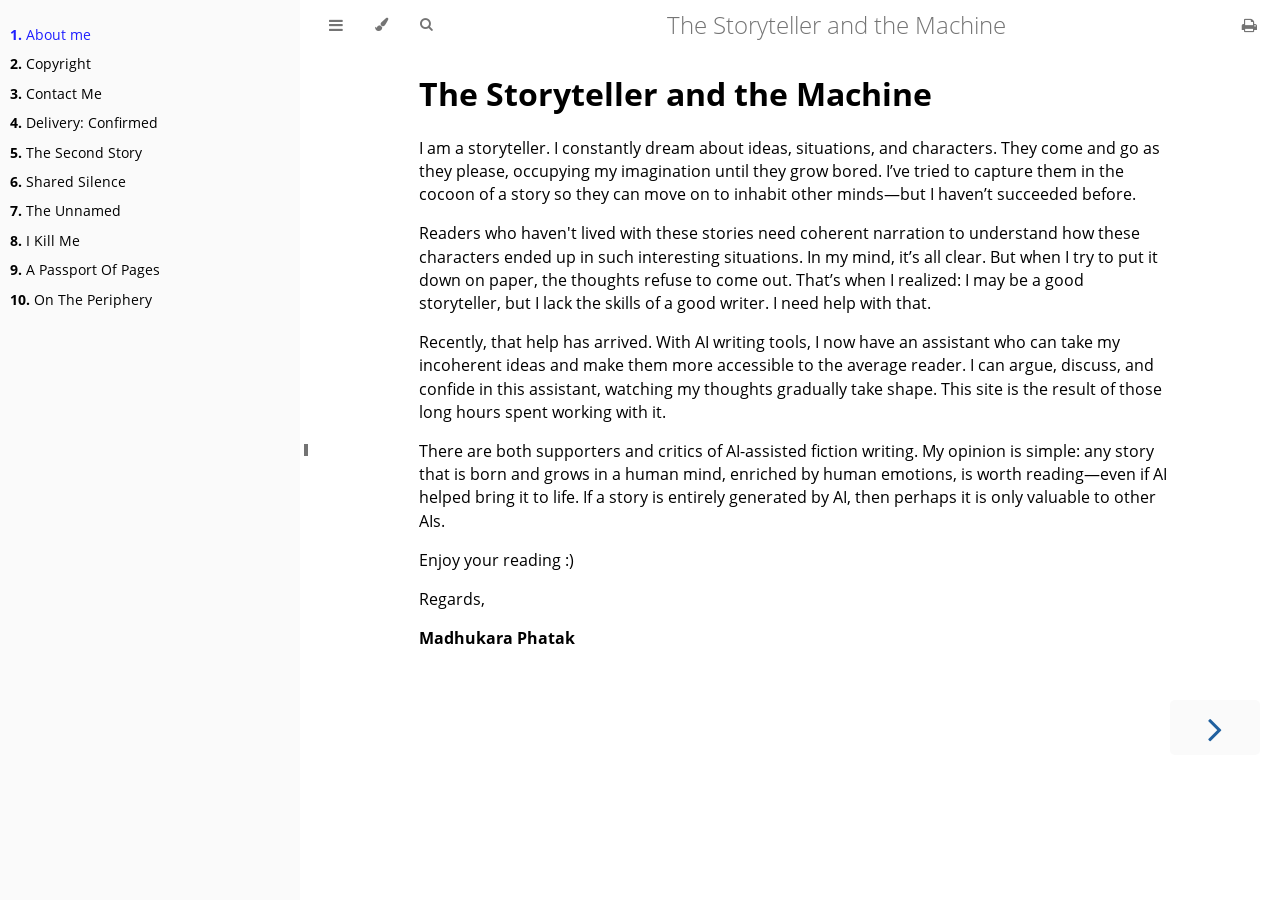
<file: index.html>
<!DOCTYPE HTML>
<html lang="en" class="light sidebar-visible" dir="ltr">
    <head>
        <!-- Book generated using mdBook -->
        <meta charset="UTF-8">
        <title>About me - The Storyteller and the Machine</title>


        <!-- Custom HTML head -->

        <meta name="description" content="">
        <meta name="viewport" content="width=device-width, initial-scale=1">
        <meta name="theme-color" content="#ffffff">

        <link rel="icon" href="favicon.svg">
        <link rel="shortcut icon" href="favicon.png">
        <link rel="stylesheet" href="css/variables.css">
        <link rel="stylesheet" href="css/general.css">
        <link rel="stylesheet" href="css/chrome.css">
        <link rel="stylesheet" href="css/print.css" media="print">

        <!-- Fonts -->
        <link rel="stylesheet" href="FontAwesome/css/font-awesome.css">
        <link rel="stylesheet" href="fonts/fonts.css">

        <!-- Highlight.js Stylesheets -->
        <link rel="stylesheet" id="highlight-css" href="highlight.css">
        <link rel="stylesheet" id="tomorrow-night-css" href="tomorrow-night.css">
        <link rel="stylesheet" id="ayu-highlight-css" href="ayu-highlight.css">

        <!-- Custom theme stylesheets -->


        <!-- Provide site root and default themes to javascript -->
        <script>
            const path_to_root = "";
            const default_light_theme = "light";
            const default_dark_theme = "navy";
        </script>
        <!-- Start loading toc.js asap -->
        <script src="toc.js"></script>
    </head>
    <body>
    <div id="body-container">
        <!-- Work around some values being stored in localStorage wrapped in quotes -->
        <script>
            try {
                let theme = localStorage.getItem('mdbook-theme');
                let sidebar = localStorage.getItem('mdbook-sidebar');

                if (theme.startsWith('"') && theme.endsWith('"')) {
                    localStorage.setItem('mdbook-theme', theme.slice(1, theme.length - 1));
                }

                if (sidebar.startsWith('"') && sidebar.endsWith('"')) {
                    localStorage.setItem('mdbook-sidebar', sidebar.slice(1, sidebar.length - 1));
                }
            } catch (e) { }
        </script>

        <!-- Set the theme before any content is loaded, prevents flash -->
        <script>
            const default_theme = window.matchMedia("(prefers-color-scheme: dark)").matches ? default_dark_theme : default_light_theme;
            let theme;
            try { theme = localStorage.getItem('mdbook-theme'); } catch(e) { }
            if (theme === null || theme === undefined) { theme = default_theme; }
            const html = document.documentElement;
            html.classList.remove('light')
            html.classList.add(theme);
            html.classList.add("js");
        </script>

        <input type="checkbox" id="sidebar-toggle-anchor" class="hidden">

        <!-- Hide / unhide sidebar before it is displayed -->
        <script>
            let sidebar = null;
            const sidebar_toggle = document.getElementById("sidebar-toggle-anchor");
            if (document.body.clientWidth >= 1080) {
                try { sidebar = localStorage.getItem('mdbook-sidebar'); } catch(e) { }
                sidebar = sidebar || 'visible';
            } else {
                sidebar = 'hidden';
            }
            sidebar_toggle.checked = sidebar === 'visible';
            html.classList.remove('sidebar-visible');
            html.classList.add("sidebar-" + sidebar);
        </script>

        <nav id="sidebar" class="sidebar" aria-label="Table of contents">
            <!-- populated by js -->
            <mdbook-sidebar-scrollbox class="sidebar-scrollbox"></mdbook-sidebar-scrollbox>
            <noscript>
                <iframe class="sidebar-iframe-outer" src="toc.html"></iframe>
            </noscript>
            <div id="sidebar-resize-handle" class="sidebar-resize-handle">
                <div class="sidebar-resize-indicator"></div>
            </div>
        </nav>

        <div id="page-wrapper" class="page-wrapper">

            <div class="page">
                <div id="menu-bar-hover-placeholder"></div>
                <div id="menu-bar" class="menu-bar sticky">
                    <div class="left-buttons">
                        <label id="sidebar-toggle" class="icon-button" for="sidebar-toggle-anchor" title="Toggle Table of Contents" aria-label="Toggle Table of Contents" aria-controls="sidebar">
                            <i class="fa fa-bars"></i>
                        </label>
                        <button id="theme-toggle" class="icon-button" type="button" title="Change theme" aria-label="Change theme" aria-haspopup="true" aria-expanded="false" aria-controls="theme-list">
                            <i class="fa fa-paint-brush"></i>
                        </button>
                        <ul id="theme-list" class="theme-popup" aria-label="Themes" role="menu">
                            <li role="none"><button role="menuitem" class="theme" id="default_theme">Auto</button></li>
                            <li role="none"><button role="menuitem" class="theme" id="light">Light</button></li>
                            <li role="none"><button role="menuitem" class="theme" id="rust">Rust</button></li>
                            <li role="none"><button role="menuitem" class="theme" id="coal">Coal</button></li>
                            <li role="none"><button role="menuitem" class="theme" id="navy">Navy</button></li>
                            <li role="none"><button role="menuitem" class="theme" id="ayu">Ayu</button></li>
                        </ul>
                        <button id="search-toggle" class="icon-button" type="button" title="Search. (Shortkey: s)" aria-label="Toggle Searchbar" aria-expanded="false" aria-keyshortcuts="S" aria-controls="searchbar">
                            <i class="fa fa-search"></i>
                        </button>
                    </div>

                    <h1 class="menu-title">The Storyteller and the Machine</h1>

                    <div class="right-buttons">
                        <a href="print.html" title="Print this book" aria-label="Print this book">
                            <i id="print-button" class="fa fa-print"></i>
                        </a>

                    </div>
                </div>

                <div id="search-wrapper" class="hidden">
                    <form id="searchbar-outer" class="searchbar-outer">
                        <input type="search" id="searchbar" name="searchbar" placeholder="Search this book ..." aria-controls="searchresults-outer" aria-describedby="searchresults-header">
                    </form>
                    <div id="searchresults-outer" class="searchresults-outer hidden">
                        <div id="searchresults-header" class="searchresults-header"></div>
                        <ul id="searchresults">
                        </ul>
                    </div>
                </div>

                <!-- Apply ARIA attributes after the sidebar and the sidebar toggle button are added to the DOM -->
                <script>
                    document.getElementById('sidebar-toggle').setAttribute('aria-expanded', sidebar === 'visible');
                    document.getElementById('sidebar').setAttribute('aria-hidden', sidebar !== 'visible');
                    Array.from(document.querySelectorAll('#sidebar a')).forEach(function(link) {
                        link.setAttribute('tabIndex', sidebar === 'visible' ? 0 : -1);
                    });
                </script>

                <div id="content" class="content">
                    <main>
                        <h1 id="the-storyteller-and-the-machine"><a class="header" href="#the-storyteller-and-the-machine">The Storyteller and the Machine</a></h1>
<p>I am a storyteller. I constantly dream about ideas, situations, and characters. They come and go as they please, occupying my imagination until they grow bored. I’ve tried to capture them in the cocoon of a story so they can move on to inhabit other minds—but I haven’t succeeded before.</p>
<p>Readers who haven't lived with these stories need coherent narration to understand how these characters ended up in such interesting situations. In my mind, it’s all clear. But when I try to put it down on paper, the thoughts refuse to come out. That’s when I realized: I may be a good storyteller, but I lack the skills of a good writer. I need help with that.</p>
<p>Recently, that help has arrived. With AI writing tools, I now have an assistant who can take my incoherent ideas and make them more accessible to the average reader. I can argue, discuss, and confide in this assistant, watching my thoughts gradually take shape. This site is the result of those long hours spent working with it.</p>
<p>There are both supporters and critics of AI-assisted fiction writing. My opinion is simple: any story that is born and grows in a human mind, enriched by human emotions, is worth reading—even if AI helped bring it to life. If a story is entirely generated by AI, then perhaps it is only valuable to other AIs.</p>
<p>Enjoy your reading :)</p>
<p>Regards,</p>
<p><strong>Madhukara Phatak</strong></p>

                    </main>

                    <nav class="nav-wrapper" aria-label="Page navigation">
                        <!-- Mobile navigation buttons -->

                            <a rel="next prefetch" href="Copyright.html" class="mobile-nav-chapters next" title="Next chapter" aria-label="Next chapter" aria-keyshortcuts="Right">
                                <i class="fa fa-angle-right"></i>
                            </a>

                        <div style="clear: both"></div>
                    </nav>
                </div>
            </div>

            <nav class="nav-wide-wrapper" aria-label="Page navigation">

                    <a rel="next prefetch" href="Copyright.html" class="nav-chapters next" title="Next chapter" aria-label="Next chapter" aria-keyshortcuts="Right">
                        <i class="fa fa-angle-right"></i>
                    </a>
            </nav>

        </div>

        <!-- Livereload script (if served using the cli tool) -->
        <script>
            const wsProtocol = location.protocol === 'https:' ? 'wss:' : 'ws:';
            const wsAddress = wsProtocol + "//" + location.host + "/" + "__livereload";
            const socket = new WebSocket(wsAddress);
            socket.onmessage = function (event) {
                if (event.data === "reload") {
                    socket.close();
                    location.reload();
                }
            };

            window.onbeforeunload = function() {
                socket.close();
            }
        </script>



        <script>
            window.playground_copyable = true;
        </script>


        <script src="elasticlunr.min.js"></script>
        <script src="mark.min.js"></script>
        <script src="searcher.js"></script>

        <script src="clipboard.min.js"></script>
        <script src="highlight.js"></script>
        <script src="book.js"></script>

        <!-- Custom JS scripts -->


    </div>
    </body>
</html>
</file>
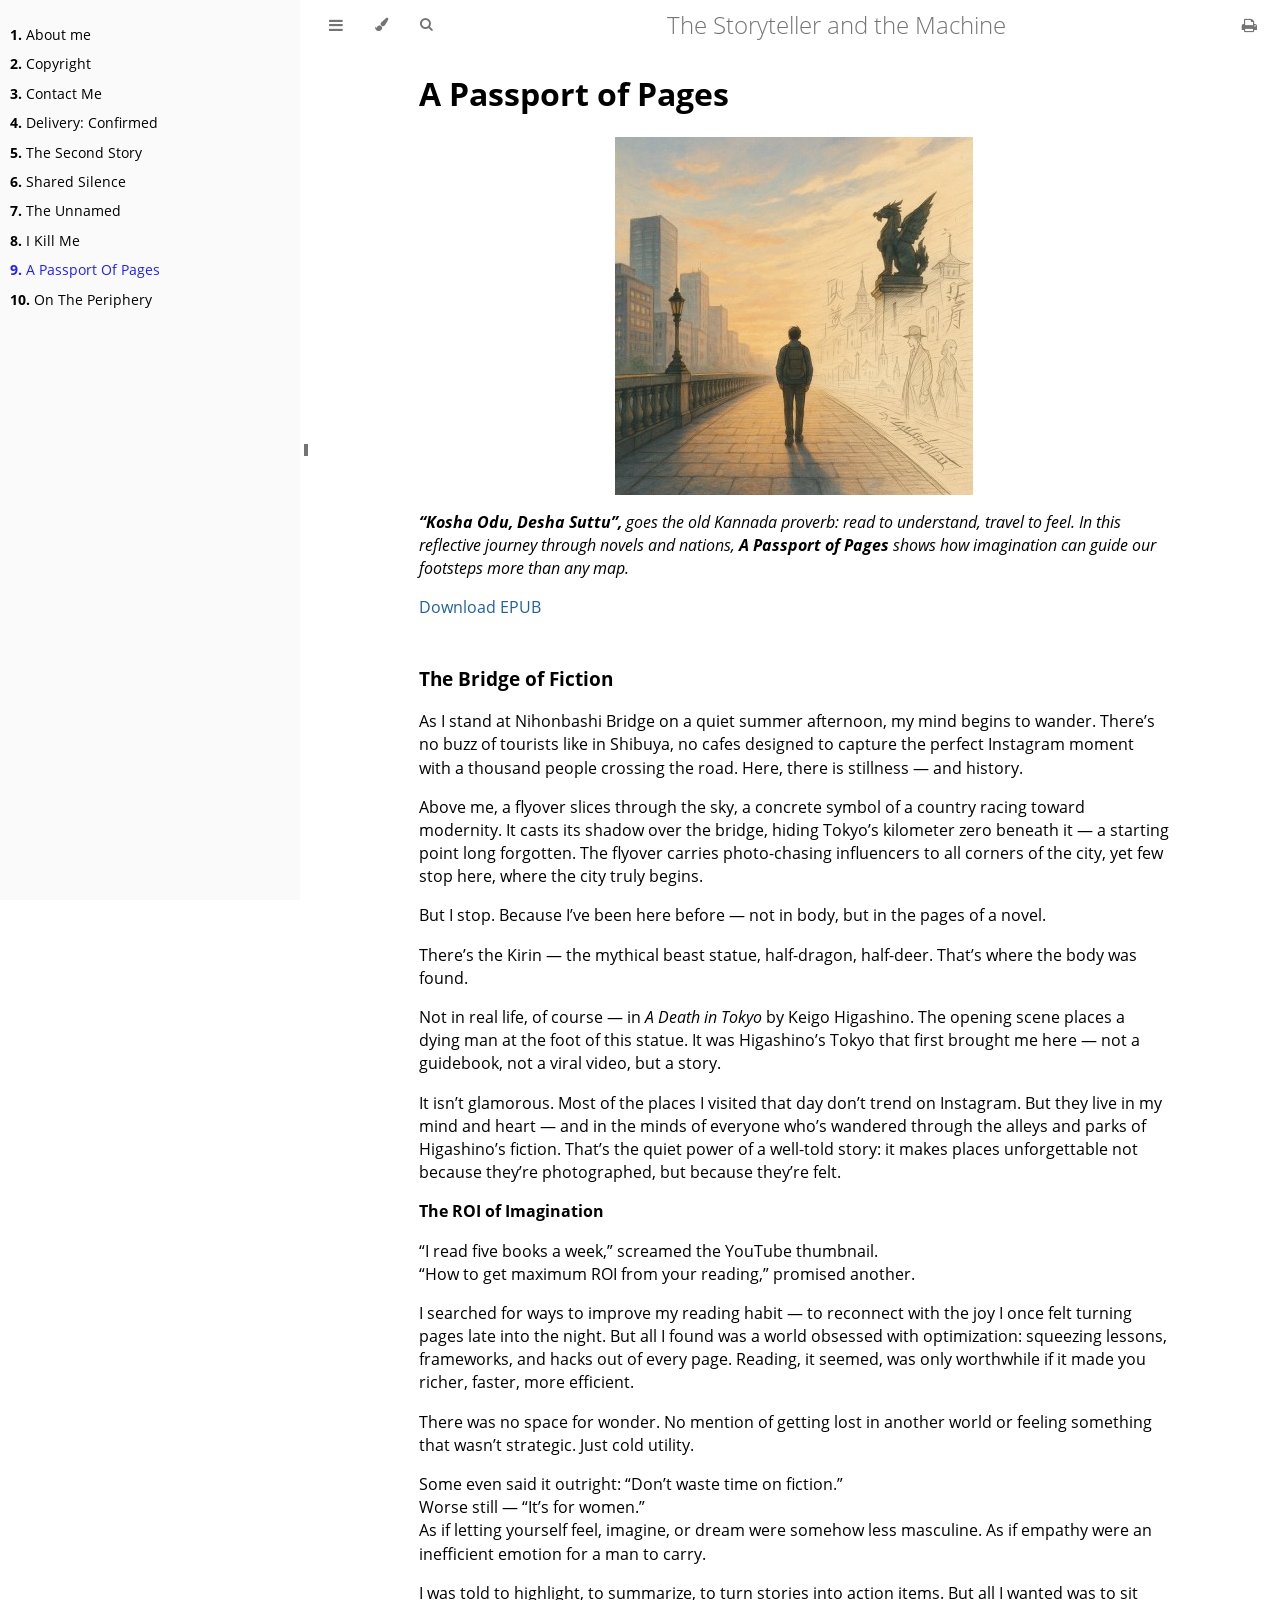
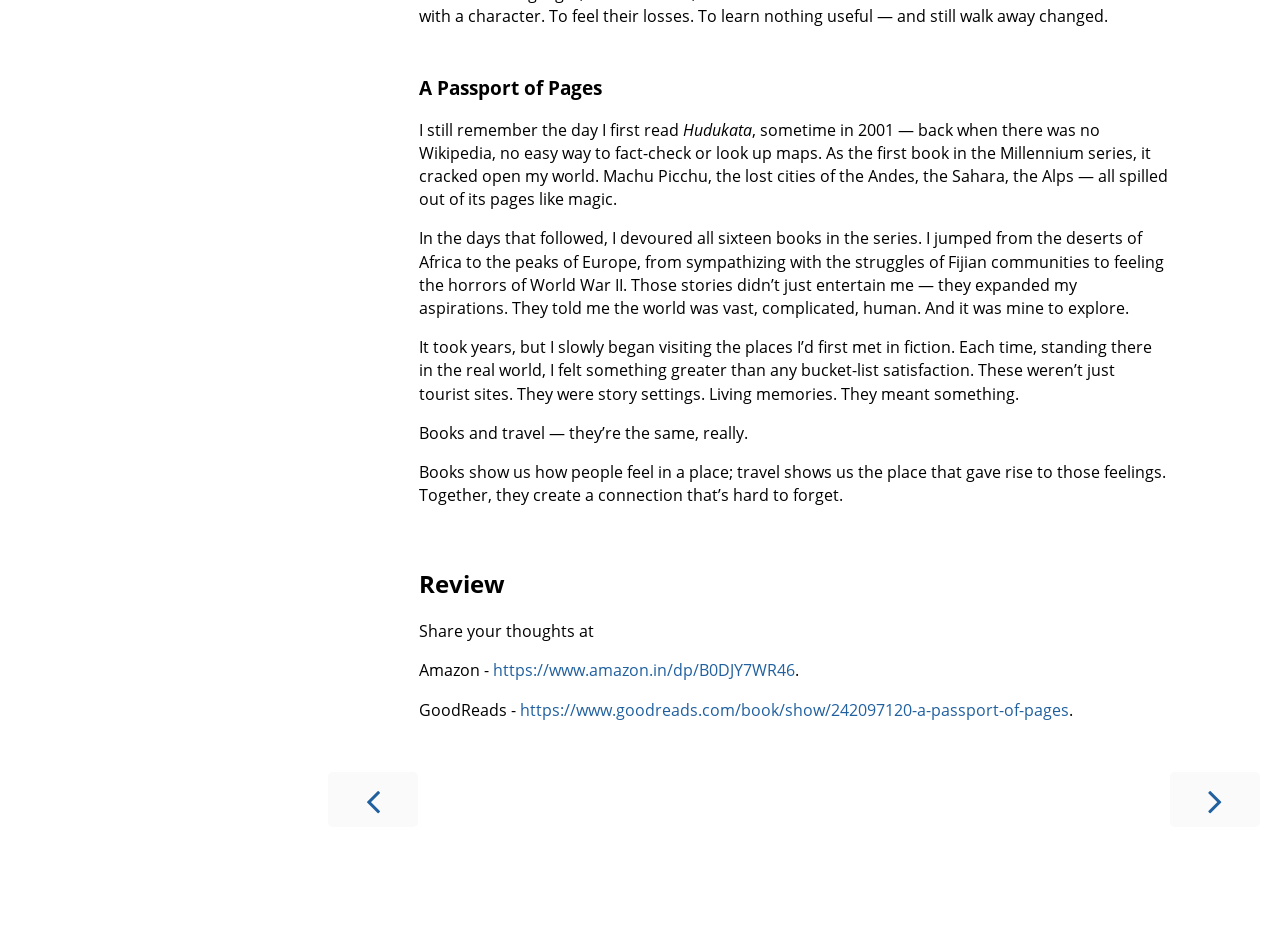
<file: A_Passport_of_Pages.html>
<!DOCTYPE HTML>

<html class="light sidebar-visible" dir="ltr" lang="en">
<head>
<!-- Book generated using mdBook -->
<meta charset="utf-8"/>
<title>A Passport Of Pages - The Storyteller and the Machine</title>
<!-- Custom HTML head -->
<meta content="" name="description"/>
<meta content="width=device-width, initial-scale=1" name="viewport"/>
<meta content="#ffffff" name="theme-color"/>
<link href="favicon.svg" rel="icon"/>
<link href="favicon.png" rel="shortcut icon"/>
<link href="css/variables.css" rel="stylesheet"/>
<link href="css/general.css" rel="stylesheet"/>
<link href="css/chrome.css" rel="stylesheet"/>
<link href="css/print.css" media="print" rel="stylesheet"/>
<!-- Fonts -->
<link href="FontAwesome/css/font-awesome.css" rel="stylesheet"/>
<link href="fonts/fonts.css" rel="stylesheet"/>
<!-- Highlight.js Stylesheets -->
<link href="highlight.css" id="highlight-css" rel="stylesheet"/>
<link href="tomorrow-night.css" id="tomorrow-night-css" rel="stylesheet"/>
<link href="ayu-highlight.css" id="ayu-highlight-css" rel="stylesheet"/>
<!-- Custom theme stylesheets -->
<link href="css/story.css" rel="stylesheet"/>
<!-- Provide site root and default themes to javascript -->
<script>
            const path_to_root = "";
            const default_light_theme = "light";
            const default_dark_theme = "navy";
        </script>
<!-- Start loading toc.js asap -->
<script src="toc.js"></script>
<meta content="A Passport of Pages" property="og:title"/><meta content="Kosha Odu, Desha Suttu”,** goes the old Kannada proverb: read to understand, travel to feel. In this reflective journey through novels and nations, **A Passport of Pages** shows how imagination can guide our footsteps more than any map." property="og:description"/><meta content="https://stories.madhukaraphatak.com/images/A_Passport_Of_Page_Title.jpg" property="og:image"/></head>
<body>
<div id="body-container">
<!-- Work around some values being stored in localStorage wrapped in quotes -->
<script>
            try {
                let theme = localStorage.getItem('mdbook-theme');
                let sidebar = localStorage.getItem('mdbook-sidebar');

                if (theme.startsWith('"') && theme.endsWith('"')) {
                    localStorage.setItem('mdbook-theme', theme.slice(1, theme.length - 1));
                }

                if (sidebar.startsWith('"') && sidebar.endsWith('"')) {
                    localStorage.setItem('mdbook-sidebar', sidebar.slice(1, sidebar.length - 1));
                }
            } catch (e) { }
        </script>
<!-- Set the theme before any content is loaded, prevents flash -->
<script>
            const default_theme = window.matchMedia("(prefers-color-scheme: dark)").matches ? default_dark_theme : default_light_theme;
            let theme;
            try { theme = localStorage.getItem('mdbook-theme'); } catch(e) { }
            if (theme === null || theme === undefined) { theme = default_theme; }
            const html = document.documentElement;
            html.classList.remove('light')
            html.classList.add(theme);
            html.classList.add("js");
        </script>
<input class="hidden" id="sidebar-toggle-anchor" type="checkbox"/>
<!-- Hide / unhide sidebar before it is displayed -->
<script>
            let sidebar = null;
            const sidebar_toggle = document.getElementById("sidebar-toggle-anchor");
            if (document.body.clientWidth >= 1080) {
                try { sidebar = localStorage.getItem('mdbook-sidebar'); } catch(e) { }
                sidebar = sidebar || 'visible';
            } else {
                sidebar = 'hidden';
            }
            sidebar_toggle.checked = sidebar === 'visible';
            html.classList.remove('sidebar-visible');
            html.classList.add("sidebar-" + sidebar);
        </script>
<nav aria-label="Table of contents" class="sidebar" id="sidebar">
<!-- populated by js -->
<mdbook-sidebar-scrollbox class="sidebar-scrollbox"></mdbook-sidebar-scrollbox>
<noscript>
<iframe class="sidebar-iframe-outer" src="toc.html"></iframe>
</noscript>
<div class="sidebar-resize-handle" id="sidebar-resize-handle">
<div class="sidebar-resize-indicator"></div>
</div>
</nav>
<div class="page-wrapper" id="page-wrapper">
<div class="page">
<!-- Google tag (gtag.js) -->
<script async="" src="https://www.googletagmanager.com/gtag/js?id=G-BDKJYZ15MC"></script>
<script>
                  window.dataLayer = window.dataLayer || [];
                  function gtag(){dataLayer.push(arguments);}
                  gtag('js', new Date());
                
                  gtag('config', 'G-BDKJYZ15MC');
                </script>
<div id="menu-bar-hover-placeholder"></div>
<div class="menu-bar sticky" id="menu-bar">
<div class="left-buttons">
<label aria-controls="sidebar" aria-label="Toggle Table of Contents" class="icon-button" for="sidebar-toggle-anchor" id="sidebar-toggle" title="Toggle Table of Contents">
<i class="fa fa-bars"></i>
</label>
<button aria-controls="theme-list" aria-expanded="false" aria-haspopup="true" aria-label="Change theme" class="icon-button" id="theme-toggle" title="Change theme" type="button">
<i class="fa fa-paint-brush"></i>
</button>
<ul aria-label="Themes" class="theme-popup" id="theme-list" role="menu">
<li role="none"><button class="theme" id="default_theme" role="menuitem">Auto</button></li>
<li role="none"><button class="theme" id="light" role="menuitem">Light</button></li>
<li role="none"><button class="theme" id="rust" role="menuitem">Rust</button></li>
<li role="none"><button class="theme" id="coal" role="menuitem">Coal</button></li>
<li role="none"><button class="theme" id="navy" role="menuitem">Navy</button></li>
<li role="none"><button class="theme" id="ayu" role="menuitem">Ayu</button></li>
</ul>
<button aria-controls="searchbar" aria-expanded="false" aria-keyshortcuts="S" aria-label="Toggle Searchbar" class="icon-button" id="search-toggle" title="Search. (Shortkey: s)" type="button">
<i class="fa fa-search"></i>
</button>
</div>
<h1 class="menu-title">The Storyteller and the Machine</h1>
<div class="right-buttons">
<a aria-label="Print this book" href="print.html" title="Print this book">
<i class="fa fa-print" id="print-button"></i>
</a>
</div>
</div>
<div class="hidden" id="search-wrapper">
<form class="searchbar-outer" id="searchbar-outer">
<input aria-controls="searchresults-outer" aria-describedby="searchresults-header" id="searchbar" name="searchbar" placeholder="Search this book ..." type="search"/>
</form>
<div class="searchresults-outer hidden" id="searchresults-outer">
<div class="searchresults-header" id="searchresults-header"></div>
<ul id="searchresults">
</ul>
</div>
</div>
<!-- Apply ARIA attributes after the sidebar and the sidebar toggle button are added to the DOM -->
<script>
                    document.getElementById('sidebar-toggle').setAttribute('aria-expanded', sidebar === 'visible');
                    document.getElementById('sidebar').setAttribute('aria-hidden', sidebar !== 'visible');
                    Array.from(document.querySelectorAll('#sidebar a')).forEach(function(link) {
                        link.setAttribute('tabIndex', sidebar === 'visible' ? 0 : -1);
                    });
                </script>
<div class="content" id="content">
<main>
<h1 id="a-passport-of-pages"><a class="header" href="#a-passport-of-pages">A Passport of Pages</a></h1>
<p><img alt="A Passport of Pages" src="/images/A_Passport_Of_Page_Title.jpg#story-header"/></p>
<p><em><strong>“Kosha Odu, Desha Suttu”,</strong> goes the old Kannada proverb: read to understand, travel to feel. In this reflective journey through novels and nations, <strong>A Passport of Pages</strong> shows how imagination can guide our footsteps more than any map.</em></p>
<p><a href="/A_Passport_of_Pages.epub">Download EPUB</a></p>
<h3 id="the-bridge-of-fiction"><a class="header" href="#the-bridge-of-fiction"><strong>The Bridge of Fiction</strong></a></h3>
<p>As I stand at Nihonbashi Bridge on a quiet summer afternoon, my mind begins to wander. There’s no buzz of tourists like in Shibuya, no cafes designed to capture the perfect Instagram moment with a thousand people crossing the road. Here, there is stillness — and history.</p>
<p>Above me, a flyover slices through the sky, a concrete symbol of a country racing toward modernity. It casts its shadow over the bridge, hiding Tokyo’s kilometer zero beneath it — a starting point long forgotten. The flyover carries photo-chasing influencers to all corners of the city, yet few stop here, where the city truly begins.</p>
<p>But I stop. Because I’ve been here before — not in body, but in the pages of a novel.</p>
<p>There’s the Kirin — the mythical beast statue, half-dragon, half-deer. That’s where the body was found.</p>
<p>Not in real life, of course — in <em>A Death in Tokyo</em> by Keigo Higashino. The opening scene places a dying man at the foot of this statue. It was Higashino’s Tokyo that first brought me here — not a guidebook, not a viral video, but a story.</p>
<p>It isn’t glamorous. Most of the places I visited that day don’t trend on Instagram. But they live in my mind and heart — and in the minds of everyone who’s wandered through the alleys and parks of Higashino’s fiction. That’s the quiet power of a well-told story: it makes places unforgettable not because they’re photographed, but because they’re felt.</p>
<p><strong>The ROI of Imagination</strong></p>
<p>“I read five books a week,” screamed the YouTube thumbnail.<br/>
“How to get maximum ROI from your reading,” promised another.</p>
<p>I searched for ways to improve my reading habit — to reconnect with the joy I once felt turning pages late into the night. But all I found was a world obsessed with optimization: squeezing lessons, frameworks, and hacks out of every page. Reading, it seemed, was only worthwhile if it made you richer, faster, more efficient.</p>
<p>There was no space for wonder. No mention of getting lost in another world or feeling something that wasn’t strategic. Just cold utility.</p>
<p>Some even said it outright: “Don’t waste time on fiction.”<br/>
Worse still — “It’s for women.”<br/>
As if letting yourself feel, imagine, or dream were somehow less masculine. As if empathy were an inefficient emotion for a man to carry.</p>
<p>I was told to highlight, to summarize, to turn stories into action items. But all I wanted was to sit with a character. To feel their losses. To learn nothing useful — and still walk away changed.</p>
<h3 id="a-passport-of-pages-1"><a class="header" href="#a-passport-of-pages-1"><strong>A Passport of Pages</strong></a></h3>
<p>I still remember the day I first read <em>Hudukata</em>, sometime in 2001 — back when there was no Wikipedia, no easy way to fact-check or look up maps. As the first book in the Millennium series, it cracked open my world. Machu Picchu, the lost cities of the Andes, the Sahara, the Alps — all spilled out of its pages like magic.</p>
<p>In the days that followed, I devoured all sixteen books in the series. I jumped from the deserts of Africa to the peaks of Europe, from sympathizing with the struggles of Fijian communities to feeling the horrors of World War II. Those stories didn’t just entertain me — they expanded my aspirations. They told me the world was vast, complicated, human. And it was mine to explore.</p>
<p>It took years, but I slowly began visiting the places I’d first met in fiction. Each time, standing there in the real world, I felt something greater than any bucket-list satisfaction. These weren’t just tourist sites. They were story settings. Living memories. They meant something.</p>
<p>Books and travel — they’re the same, really.</p>
<p>Books show us how people feel in a place; travel shows us the place that gave rise to those feelings. Together, they create a connection that’s hard to forget.</p>
<h2 id="review"><a class="header" href="#review">Review</a></h2>
<p>Share your thoughts at</p>
<p>Amazon - <a href="https://www.amazon.in/dp/B0FSS1J3T3">https://www.amazon.in/dp/B0DJY7WR46</a>.</p>
<p>GoodReads - <a href="https://www.goodreads.com/book/show/242097120-a-passport-of-pages">https://www.goodreads.com/book/show/242097120-a-passport-of-pages</a>.</p>
</main>
<nav aria-label="Page navigation" class="nav-wrapper">
<!-- Mobile navigation buttons -->
<a aria-keyshortcuts="Left" aria-label="Previous chapter" class="mobile-nav-chapters previous" href="I_Kill_Me.html" rel="prev" title="Previous chapter">
<i class="fa fa-angle-left"></i>
</a>
<a aria-keyshortcuts="Right" aria-label="Next chapter" class="mobile-nav-chapters next" href="On_the_Periphery.html" rel="next prefetch" title="Next chapter">
<i class="fa fa-angle-right"></i>
</a>
<div style="clear: both"></div>
</nav>
</div>
</div>
<nav aria-label="Page navigation" class="nav-wide-wrapper">
<a aria-keyshortcuts="Left" aria-label="Previous chapter" class="nav-chapters previous" href="I_Kill_Me.html" rel="prev" title="Previous chapter">
<i class="fa fa-angle-left"></i>
</a>
<a aria-keyshortcuts="Right" aria-label="Next chapter" class="nav-chapters next" href="On_the_Periphery.html" rel="next prefetch" title="Next chapter">
<i class="fa fa-angle-right"></i>
</a>
</nav>
</div>
<script>
            window.playground_copyable = true;
        </script>
<script src="elasticlunr.min.js"></script>
<script src="mark.min.js"></script>
<script src="searcher.js"></script>
<script src="clipboard.min.js"></script>
<script src="highlight.js"></script>
<script src="book.js"></script>
<!-- Custom JS scripts -->
</div>
</body>
</html>
</file>
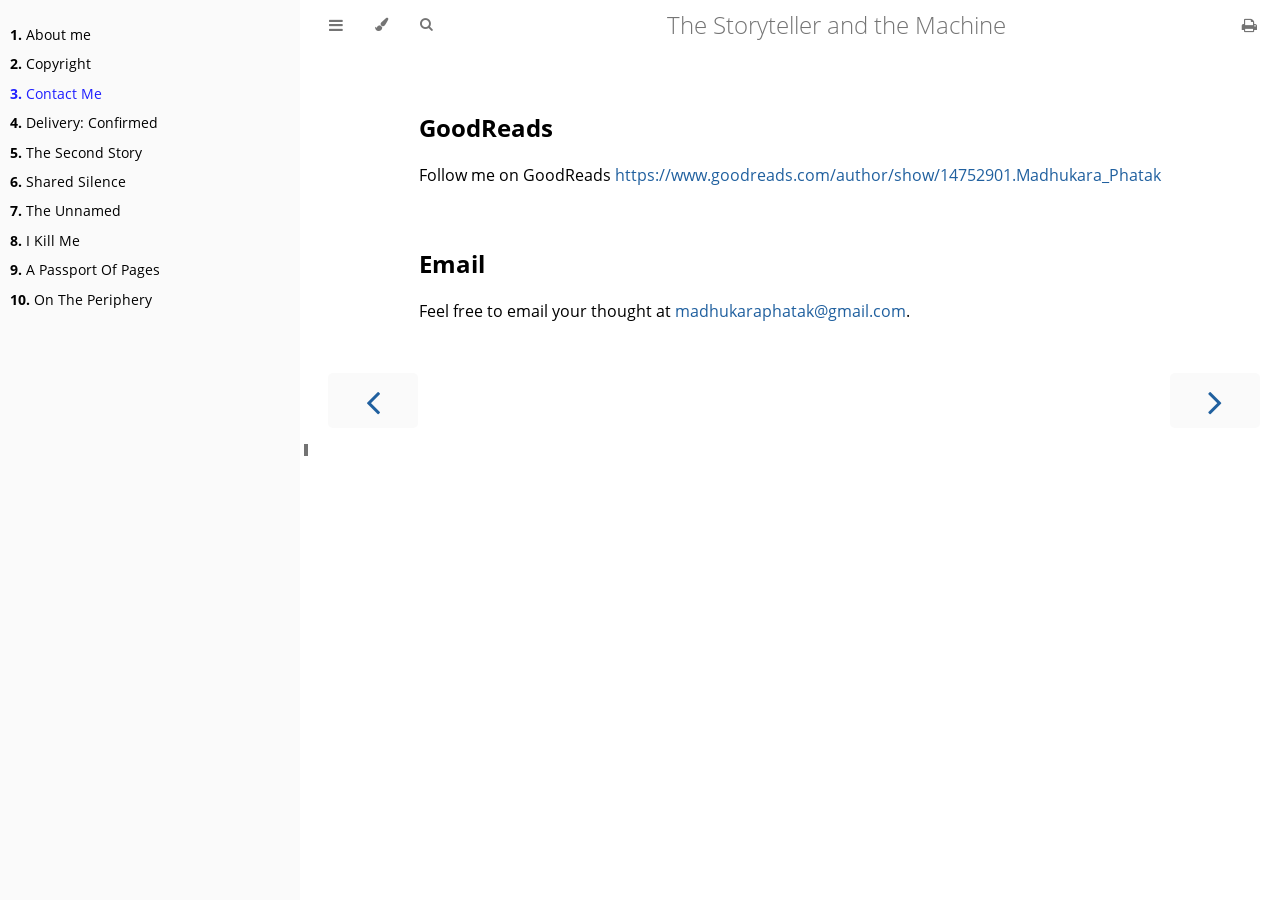
<file: contact_us.html>
<!DOCTYPE HTML>
<html lang="en" class="light sidebar-visible" dir="ltr">
    <head>
        <!-- Book generated using mdBook -->
        <meta charset="UTF-8">
        <title>Contact Me - The Storyteller and the Machine</title>


        <!-- Custom HTML head -->

        <meta name="description" content="">
        <meta name="viewport" content="width=device-width, initial-scale=1">
        <meta name="theme-color" content="#ffffff">

        <link rel="icon" href="favicon.svg">
        <link rel="shortcut icon" href="favicon.png">
        <link rel="stylesheet" href="css/variables.css">
        <link rel="stylesheet" href="css/general.css">
        <link rel="stylesheet" href="css/chrome.css">
        <link rel="stylesheet" href="css/print.css" media="print">

        <!-- Fonts -->
        <link rel="stylesheet" href="FontAwesome/css/font-awesome.css">
        <link rel="stylesheet" href="fonts/fonts.css">

        <!-- Highlight.js Stylesheets -->
        <link rel="stylesheet" id="highlight-css" href="highlight.css">
        <link rel="stylesheet" id="tomorrow-night-css" href="tomorrow-night.css">
        <link rel="stylesheet" id="ayu-highlight-css" href="ayu-highlight.css">

        <!-- Custom theme stylesheets -->
        <link rel="stylesheet" href="css/story.css">


        <!-- Provide site root and default themes to javascript -->
        <script>
            const path_to_root = "";
            const default_light_theme = "light";
            const default_dark_theme = "navy";
        </script>
        <!-- Start loading toc.js asap -->
        <script src="toc.js"></script>
    </head>
    <body>
    <div id="body-container">
        <!-- Work around some values being stored in localStorage wrapped in quotes -->
        <script>
            try {
                let theme = localStorage.getItem('mdbook-theme');
                let sidebar = localStorage.getItem('mdbook-sidebar');

                if (theme.startsWith('"') && theme.endsWith('"')) {
                    localStorage.setItem('mdbook-theme', theme.slice(1, theme.length - 1));
                }

                if (sidebar.startsWith('"') && sidebar.endsWith('"')) {
                    localStorage.setItem('mdbook-sidebar', sidebar.slice(1, sidebar.length - 1));
                }
            } catch (e) { }
        </script>

        <!-- Set the theme before any content is loaded, prevents flash -->
        <script>
            const default_theme = window.matchMedia("(prefers-color-scheme: dark)").matches ? default_dark_theme : default_light_theme;
            let theme;
            try { theme = localStorage.getItem('mdbook-theme'); } catch(e) { }
            if (theme === null || theme === undefined) { theme = default_theme; }
            const html = document.documentElement;
            html.classList.remove('light')
            html.classList.add(theme);
            html.classList.add("js");
        </script>

        <input type="checkbox" id="sidebar-toggle-anchor" class="hidden">

        <!-- Hide / unhide sidebar before it is displayed -->
        <script>
            let sidebar = null;
            const sidebar_toggle = document.getElementById("sidebar-toggle-anchor");
            if (document.body.clientWidth >= 1080) {
                try { sidebar = localStorage.getItem('mdbook-sidebar'); } catch(e) { }
                sidebar = sidebar || 'visible';
            } else {
                sidebar = 'hidden';
            }
            sidebar_toggle.checked = sidebar === 'visible';
            html.classList.remove('sidebar-visible');
            html.classList.add("sidebar-" + sidebar);
        </script>

        <nav id="sidebar" class="sidebar" aria-label="Table of contents">
            <!-- populated by js -->
            <mdbook-sidebar-scrollbox class="sidebar-scrollbox"></mdbook-sidebar-scrollbox>
            <noscript>
                <iframe class="sidebar-iframe-outer" src="toc.html"></iframe>
            </noscript>
            <div id="sidebar-resize-handle" class="sidebar-resize-handle">
                <div class="sidebar-resize-indicator"></div>
            </div>
        </nav>

        <div id="page-wrapper" class="page-wrapper">

            <div class="page">
                <!-- Google tag (gtag.js) -->
                <script async src="https://www.googletagmanager.com/gtag/js?id=G-BDKJYZ15MC"></script>
                <script>
                  window.dataLayer = window.dataLayer || [];
                  function gtag(){dataLayer.push(arguments);}
                  gtag('js', new Date());
                
                  gtag('config', 'G-BDKJYZ15MC');
                </script>
                <div id="menu-bar-hover-placeholder"></div>
                <div id="menu-bar" class="menu-bar sticky">
                    <div class="left-buttons">
                        <label id="sidebar-toggle" class="icon-button" for="sidebar-toggle-anchor" title="Toggle Table of Contents" aria-label="Toggle Table of Contents" aria-controls="sidebar">
                            <i class="fa fa-bars"></i>
                        </label>
                        <button id="theme-toggle" class="icon-button" type="button" title="Change theme" aria-label="Change theme" aria-haspopup="true" aria-expanded="false" aria-controls="theme-list">
                            <i class="fa fa-paint-brush"></i>
                        </button>
                        <ul id="theme-list" class="theme-popup" aria-label="Themes" role="menu">
                            <li role="none"><button role="menuitem" class="theme" id="default_theme">Auto</button></li>
                            <li role="none"><button role="menuitem" class="theme" id="light">Light</button></li>
                            <li role="none"><button role="menuitem" class="theme" id="rust">Rust</button></li>
                            <li role="none"><button role="menuitem" class="theme" id="coal">Coal</button></li>
                            <li role="none"><button role="menuitem" class="theme" id="navy">Navy</button></li>
                            <li role="none"><button role="menuitem" class="theme" id="ayu">Ayu</button></li>
                        </ul>
                        <button id="search-toggle" class="icon-button" type="button" title="Search. (Shortkey: s)" aria-label="Toggle Searchbar" aria-expanded="false" aria-keyshortcuts="S" aria-controls="searchbar">
                            <i class="fa fa-search"></i>
                        </button>
                    </div>

                    <h1 class="menu-title">The Storyteller and the Machine</h1>

                    <div class="right-buttons">
                        <a href="print.html" title="Print this book" aria-label="Print this book">
                            <i id="print-button" class="fa fa-print"></i>
                        </a>

                    </div>
                </div>

                <div id="search-wrapper" class="hidden">
                    <form id="searchbar-outer" class="searchbar-outer">
                        <input type="search" id="searchbar" name="searchbar" placeholder="Search this book ..." aria-controls="searchresults-outer" aria-describedby="searchresults-header">
                    </form>
                    <div id="searchresults-outer" class="searchresults-outer hidden">
                        <div id="searchresults-header" class="searchresults-header"></div>
                        <ul id="searchresults">
                        </ul>
                    </div>
                </div>

                <!-- Apply ARIA attributes after the sidebar and the sidebar toggle button are added to the DOM -->
                <script>
                    document.getElementById('sidebar-toggle').setAttribute('aria-expanded', sidebar === 'visible');
                    document.getElementById('sidebar').setAttribute('aria-hidden', sidebar !== 'visible');
                    Array.from(document.querySelectorAll('#sidebar a')).forEach(function(link) {
                        link.setAttribute('tabIndex', sidebar === 'visible' ? 0 : -1);
                    });
                </script>

                <div id="content" class="content">
                    <main>
                        <h2 id="goodreads"><a class="header" href="#goodreads">GoodReads</a></h2>
<p>Follow me on GoodReads <a href="https://www.goodreads.com/author/show/14752901.Madhukara_Phatak">https://www.goodreads.com/author/show/14752901.Madhukara_Phatak</a></p>
<h2 id="email"><a class="header" href="#email">Email</a></h2>
<p>Feel free to email your thought at <a href="mailto:madhukaraphatak@gmail.com">madhukaraphatak@gmail.com</a>.</p>

                    </main>

                    <nav class="nav-wrapper" aria-label="Page navigation">
                        <!-- Mobile navigation buttons -->
                            <a rel="prev" href="Copyright.html" class="mobile-nav-chapters previous" title="Previous chapter" aria-label="Previous chapter" aria-keyshortcuts="Left">
                                <i class="fa fa-angle-left"></i>
                            </a>

                            <a rel="next prefetch" href="Delivery_Confirmed.html" class="mobile-nav-chapters next" title="Next chapter" aria-label="Next chapter" aria-keyshortcuts="Right">
                                <i class="fa fa-angle-right"></i>
                            </a>

                        <div style="clear: both"></div>
                    </nav>
                </div>
            </div>

            <nav class="nav-wide-wrapper" aria-label="Page navigation">
                    <a rel="prev" href="Copyright.html" class="nav-chapters previous" title="Previous chapter" aria-label="Previous chapter" aria-keyshortcuts="Left">
                        <i class="fa fa-angle-left"></i>
                    </a>

                    <a rel="next prefetch" href="Delivery_Confirmed.html" class="nav-chapters next" title="Next chapter" aria-label="Next chapter" aria-keyshortcuts="Right">
                        <i class="fa fa-angle-right"></i>
                    </a>
            </nav>

        </div>




        <script>
            window.playground_copyable = true;
        </script>


        <script src="elasticlunr.min.js"></script>
        <script src="mark.min.js"></script>
        <script src="searcher.js"></script>

        <script src="clipboard.min.js"></script>
        <script src="highlight.js"></script>
        <script src="book.js"></script>

        <!-- Custom JS scripts -->


    </div>
    </body>
</html>
</file>
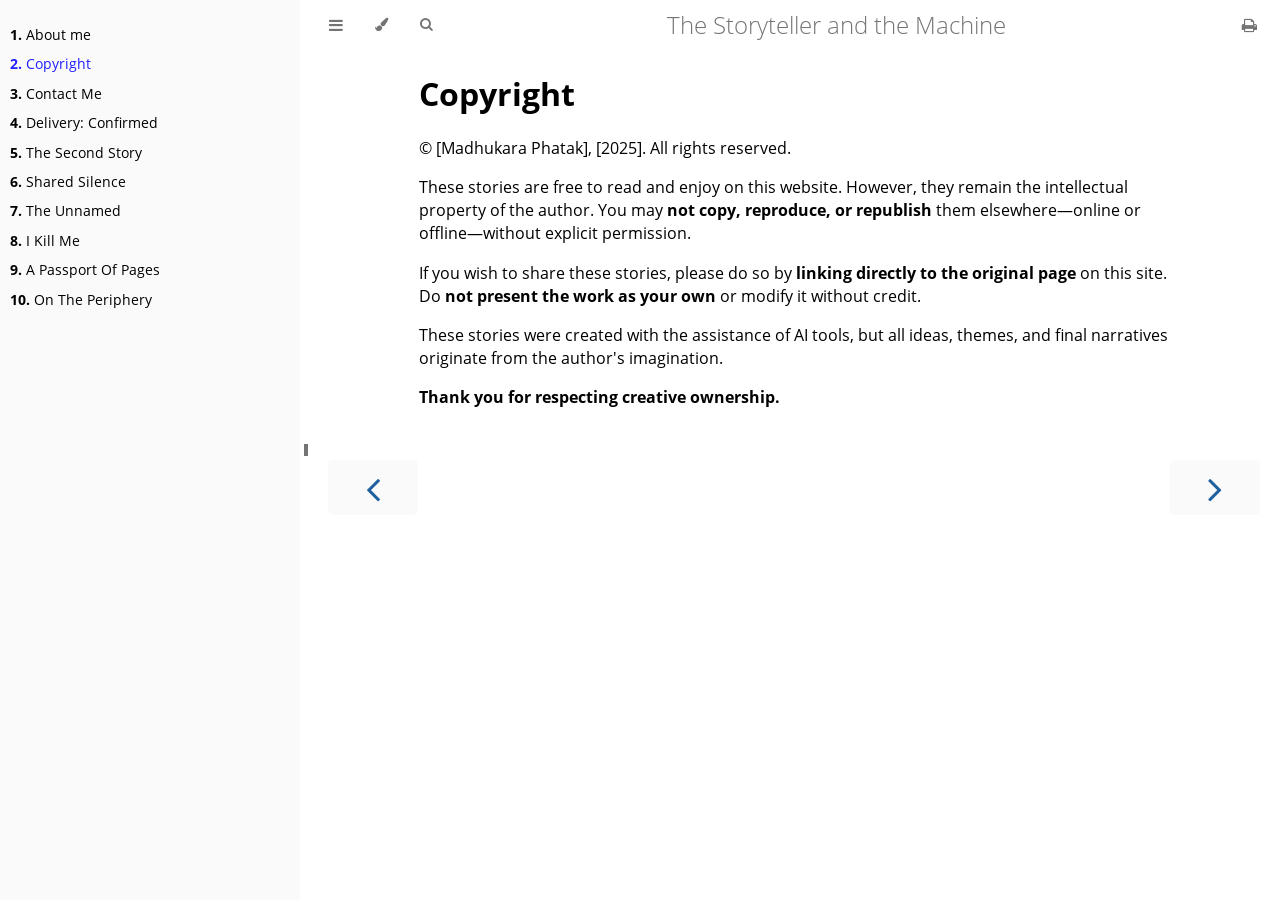
<file: Copyright.html>
<!DOCTYPE HTML>
<html lang="en" class="light sidebar-visible" dir="ltr">
    <head>
        <!-- Book generated using mdBook -->
        <meta charset="UTF-8">
        <title>Copyright - The Storyteller and the Machine</title>


        <!-- Custom HTML head -->

        <meta name="description" content="">
        <meta name="viewport" content="width=device-width, initial-scale=1">
        <meta name="theme-color" content="#ffffff">

        <link rel="icon" href="favicon.svg">
        <link rel="shortcut icon" href="favicon.png">
        <link rel="stylesheet" href="css/variables.css">
        <link rel="stylesheet" href="css/general.css">
        <link rel="stylesheet" href="css/chrome.css">
        <link rel="stylesheet" href="css/print.css" media="print">

        <!-- Fonts -->
        <link rel="stylesheet" href="FontAwesome/css/font-awesome.css">
        <link rel="stylesheet" href="fonts/fonts.css">

        <!-- Highlight.js Stylesheets -->
        <link rel="stylesheet" id="highlight-css" href="highlight.css">
        <link rel="stylesheet" id="tomorrow-night-css" href="tomorrow-night.css">
        <link rel="stylesheet" id="ayu-highlight-css" href="ayu-highlight.css">

        <!-- Custom theme stylesheets -->
        <link rel="stylesheet" href="css/story.css">


        <!-- Provide site root and default themes to javascript -->
        <script>
            const path_to_root = "";
            const default_light_theme = "light";
            const default_dark_theme = "navy";
        </script>
        <!-- Start loading toc.js asap -->
        <script src="toc.js"></script>
    </head>
    <body>
    <div id="body-container">
        <!-- Work around some values being stored in localStorage wrapped in quotes -->
        <script>
            try {
                let theme = localStorage.getItem('mdbook-theme');
                let sidebar = localStorage.getItem('mdbook-sidebar');

                if (theme.startsWith('"') && theme.endsWith('"')) {
                    localStorage.setItem('mdbook-theme', theme.slice(1, theme.length - 1));
                }

                if (sidebar.startsWith('"') && sidebar.endsWith('"')) {
                    localStorage.setItem('mdbook-sidebar', sidebar.slice(1, sidebar.length - 1));
                }
            } catch (e) { }
        </script>

        <!-- Set the theme before any content is loaded, prevents flash -->
        <script>
            const default_theme = window.matchMedia("(prefers-color-scheme: dark)").matches ? default_dark_theme : default_light_theme;
            let theme;
            try { theme = localStorage.getItem('mdbook-theme'); } catch(e) { }
            if (theme === null || theme === undefined) { theme = default_theme; }
            const html = document.documentElement;
            html.classList.remove('light')
            html.classList.add(theme);
            html.classList.add("js");
        </script>

        <input type="checkbox" id="sidebar-toggle-anchor" class="hidden">

        <!-- Hide / unhide sidebar before it is displayed -->
        <script>
            let sidebar = null;
            const sidebar_toggle = document.getElementById("sidebar-toggle-anchor");
            if (document.body.clientWidth >= 1080) {
                try { sidebar = localStorage.getItem('mdbook-sidebar'); } catch(e) { }
                sidebar = sidebar || 'visible';
            } else {
                sidebar = 'hidden';
            }
            sidebar_toggle.checked = sidebar === 'visible';
            html.classList.remove('sidebar-visible');
            html.classList.add("sidebar-" + sidebar);
        </script>

        <nav id="sidebar" class="sidebar" aria-label="Table of contents">
            <!-- populated by js -->
            <mdbook-sidebar-scrollbox class="sidebar-scrollbox"></mdbook-sidebar-scrollbox>
            <noscript>
                <iframe class="sidebar-iframe-outer" src="toc.html"></iframe>
            </noscript>
            <div id="sidebar-resize-handle" class="sidebar-resize-handle">
                <div class="sidebar-resize-indicator"></div>
            </div>
        </nav>

        <div id="page-wrapper" class="page-wrapper">

            <div class="page">
                <!-- Google tag (gtag.js) -->
                <script async src="https://www.googletagmanager.com/gtag/js?id=G-BDKJYZ15MC"></script>
                <script>
                  window.dataLayer = window.dataLayer || [];
                  function gtag(){dataLayer.push(arguments);}
                  gtag('js', new Date());
                
                  gtag('config', 'G-BDKJYZ15MC');
                </script>
                <div id="menu-bar-hover-placeholder"></div>
                <div id="menu-bar" class="menu-bar sticky">
                    <div class="left-buttons">
                        <label id="sidebar-toggle" class="icon-button" for="sidebar-toggle-anchor" title="Toggle Table of Contents" aria-label="Toggle Table of Contents" aria-controls="sidebar">
                            <i class="fa fa-bars"></i>
                        </label>
                        <button id="theme-toggle" class="icon-button" type="button" title="Change theme" aria-label="Change theme" aria-haspopup="true" aria-expanded="false" aria-controls="theme-list">
                            <i class="fa fa-paint-brush"></i>
                        </button>
                        <ul id="theme-list" class="theme-popup" aria-label="Themes" role="menu">
                            <li role="none"><button role="menuitem" class="theme" id="default_theme">Auto</button></li>
                            <li role="none"><button role="menuitem" class="theme" id="light">Light</button></li>
                            <li role="none"><button role="menuitem" class="theme" id="rust">Rust</button></li>
                            <li role="none"><button role="menuitem" class="theme" id="coal">Coal</button></li>
                            <li role="none"><button role="menuitem" class="theme" id="navy">Navy</button></li>
                            <li role="none"><button role="menuitem" class="theme" id="ayu">Ayu</button></li>
                        </ul>
                        <button id="search-toggle" class="icon-button" type="button" title="Search. (Shortkey: s)" aria-label="Toggle Searchbar" aria-expanded="false" aria-keyshortcuts="S" aria-controls="searchbar">
                            <i class="fa fa-search"></i>
                        </button>
                    </div>

                    <h1 class="menu-title">The Storyteller and the Machine</h1>

                    <div class="right-buttons">
                        <a href="print.html" title="Print this book" aria-label="Print this book">
                            <i id="print-button" class="fa fa-print"></i>
                        </a>

                    </div>
                </div>

                <div id="search-wrapper" class="hidden">
                    <form id="searchbar-outer" class="searchbar-outer">
                        <input type="search" id="searchbar" name="searchbar" placeholder="Search this book ..." aria-controls="searchresults-outer" aria-describedby="searchresults-header">
                    </form>
                    <div id="searchresults-outer" class="searchresults-outer hidden">
                        <div id="searchresults-header" class="searchresults-header"></div>
                        <ul id="searchresults">
                        </ul>
                    </div>
                </div>

                <!-- Apply ARIA attributes after the sidebar and the sidebar toggle button are added to the DOM -->
                <script>
                    document.getElementById('sidebar-toggle').setAttribute('aria-expanded', sidebar === 'visible');
                    document.getElementById('sidebar').setAttribute('aria-hidden', sidebar !== 'visible');
                    Array.from(document.querySelectorAll('#sidebar a')).forEach(function(link) {
                        link.setAttribute('tabIndex', sidebar === 'visible' ? 0 : -1);
                    });
                </script>

                <div id="content" class="content">
                    <main>
                        <h1 id="copyright"><a class="header" href="#copyright">Copyright</a></h1>
<p>© [Madhukara Phatak], [2025]. All rights reserved.</p>
<p>These stories are free to read and enjoy on this website. However, they remain the intellectual property of the author. You may <strong>not copy, reproduce, or republish</strong> them elsewhere—online or offline—without explicit permission.</p>
<p>If you wish to share these stories, please do so by <strong>linking directly to the original page</strong> on this site. Do <strong>not present the work as your own</strong> or modify it without credit.</p>
<p>These stories were created with the assistance of AI tools, but all ideas, themes, and final narratives originate from the author's imagination.</p>
<p><strong>Thank you for respecting creative ownership.</strong></p>

                    </main>

                    <nav class="nav-wrapper" aria-label="Page navigation">
                        <!-- Mobile navigation buttons -->
                            <a rel="prev" href="index.html" class="mobile-nav-chapters previous" title="Previous chapter" aria-label="Previous chapter" aria-keyshortcuts="Left">
                                <i class="fa fa-angle-left"></i>
                            </a>

                            <a rel="next prefetch" href="contact_us.html" class="mobile-nav-chapters next" title="Next chapter" aria-label="Next chapter" aria-keyshortcuts="Right">
                                <i class="fa fa-angle-right"></i>
                            </a>

                        <div style="clear: both"></div>
                    </nav>
                </div>
            </div>

            <nav class="nav-wide-wrapper" aria-label="Page navigation">
                    <a rel="prev" href="index.html" class="nav-chapters previous" title="Previous chapter" aria-label="Previous chapter" aria-keyshortcuts="Left">
                        <i class="fa fa-angle-left"></i>
                    </a>

                    <a rel="next prefetch" href="contact_us.html" class="nav-chapters next" title="Next chapter" aria-label="Next chapter" aria-keyshortcuts="Right">
                        <i class="fa fa-angle-right"></i>
                    </a>
            </nav>

        </div>




        <script>
            window.playground_copyable = true;
        </script>


        <script src="elasticlunr.min.js"></script>
        <script src="mark.min.js"></script>
        <script src="searcher.js"></script>

        <script src="clipboard.min.js"></script>
        <script src="highlight.js"></script>
        <script src="book.js"></script>

        <!-- Custom JS scripts -->


    </div>
    </body>
</html>
</file>
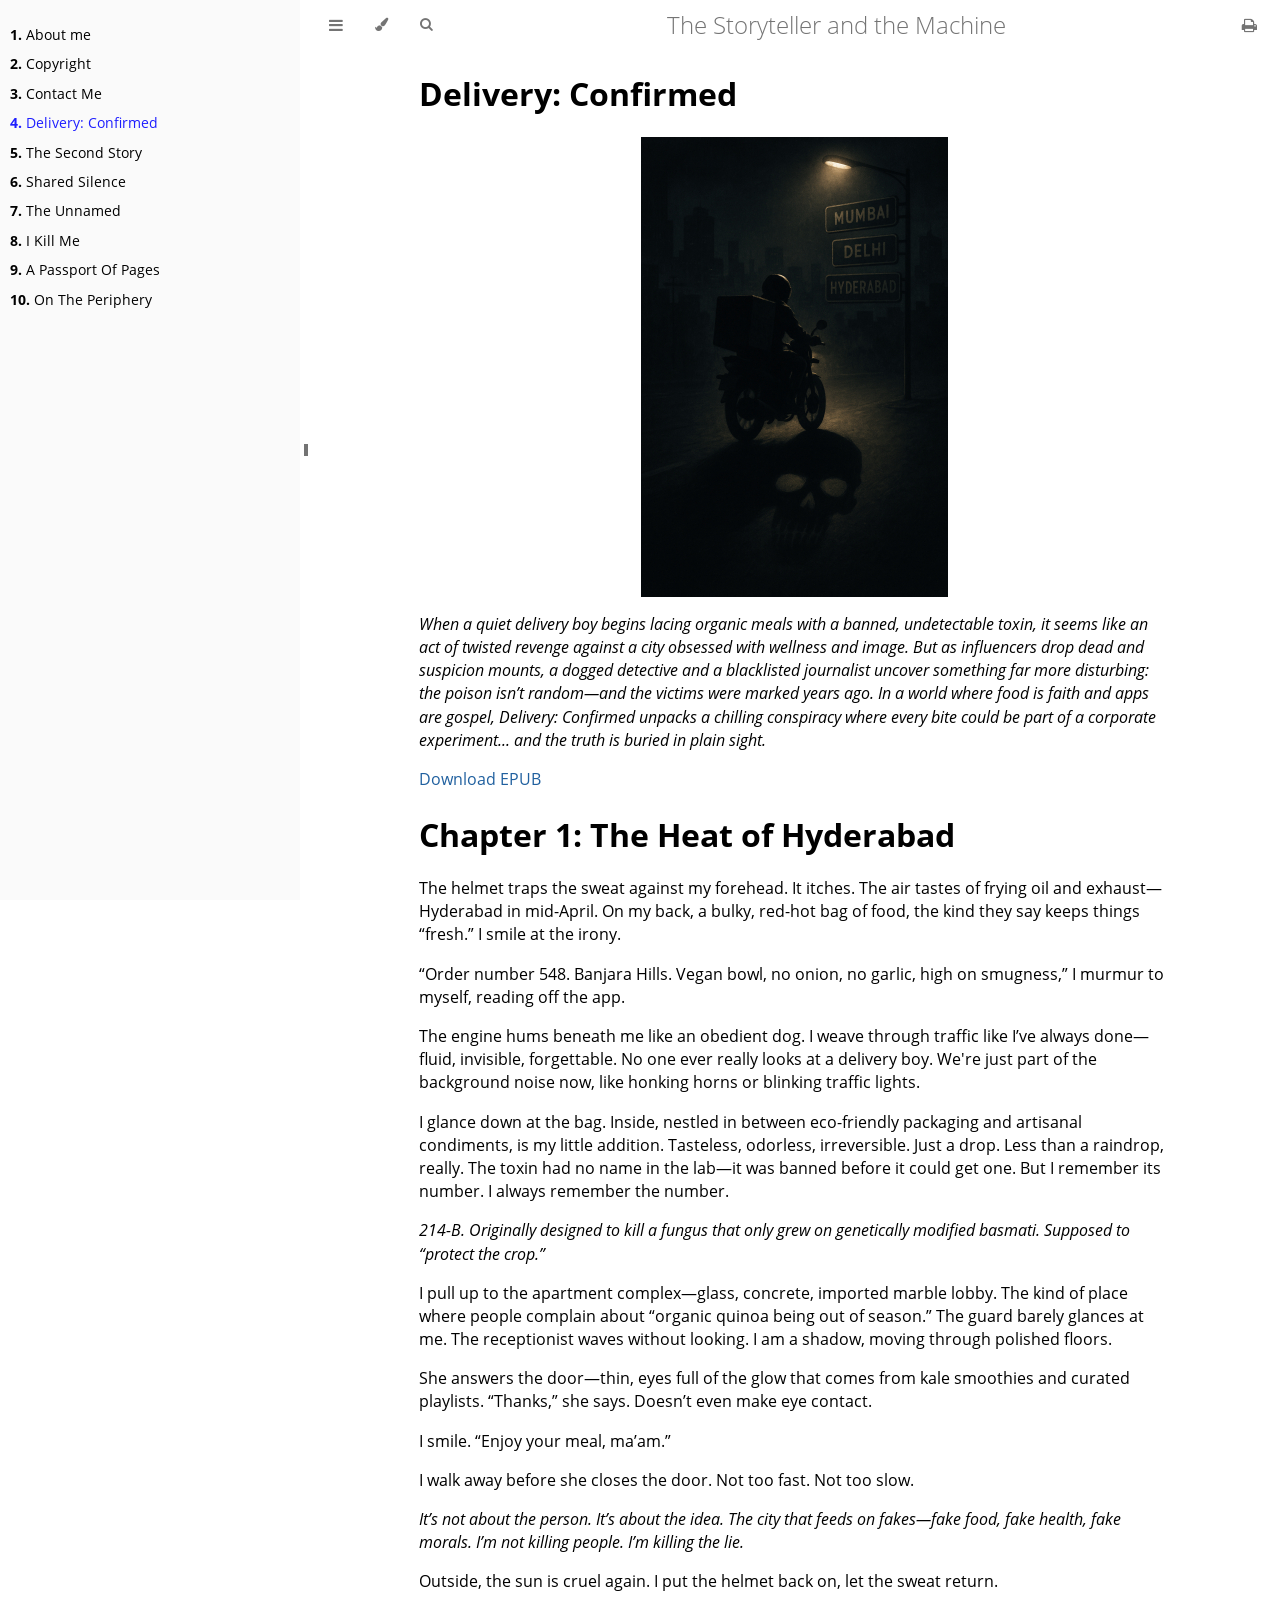
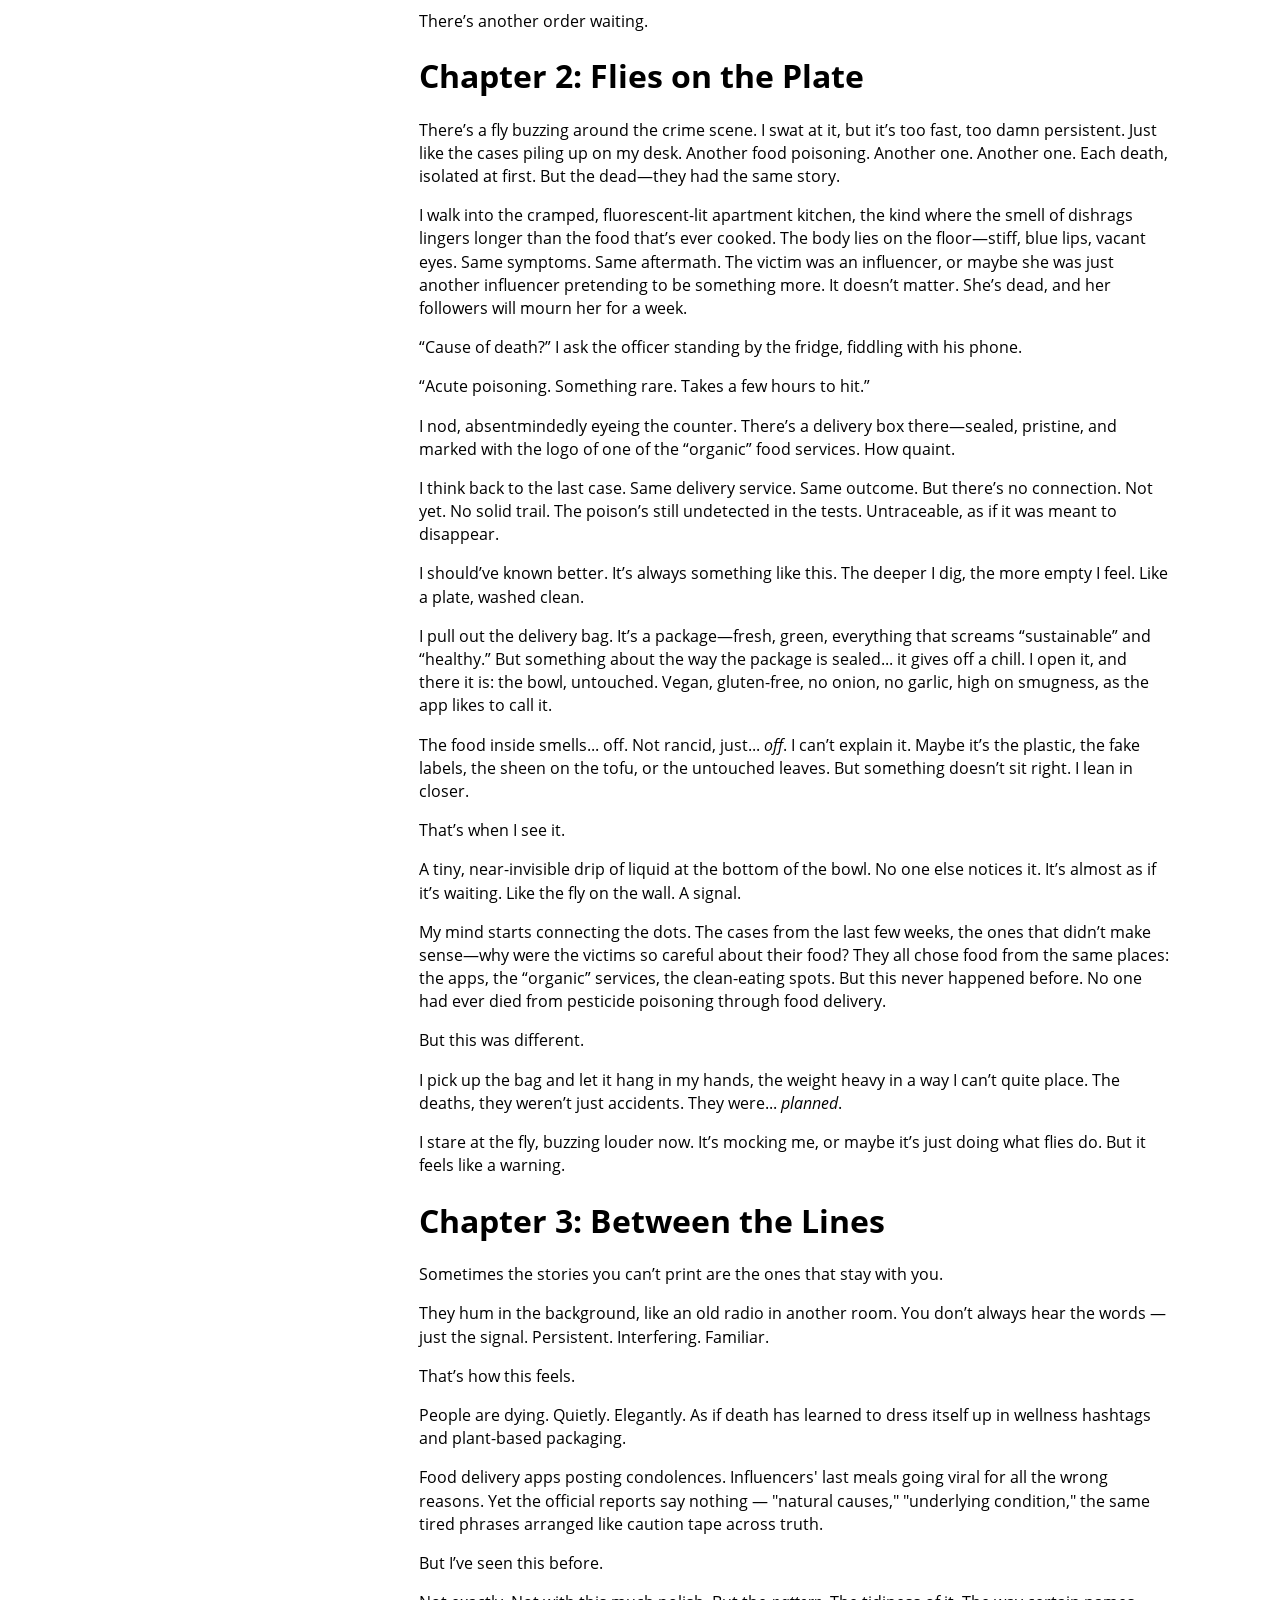
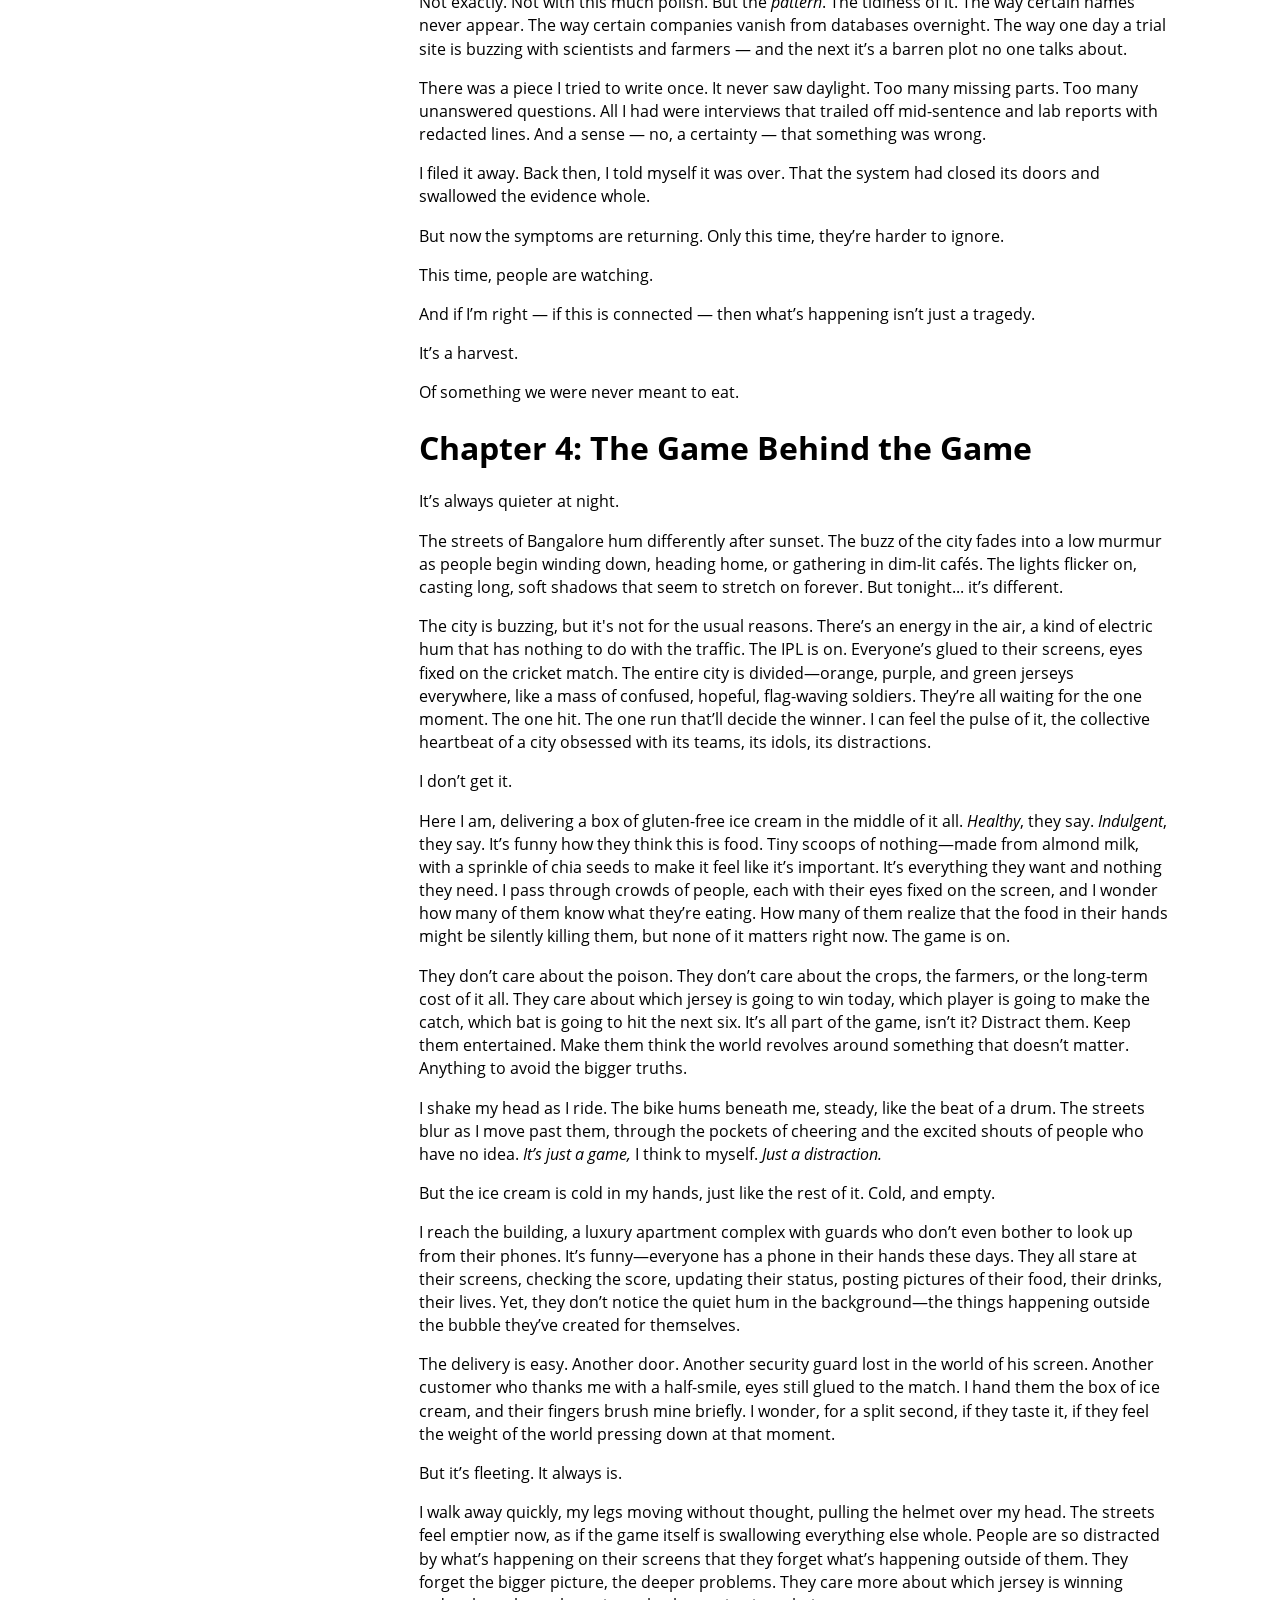
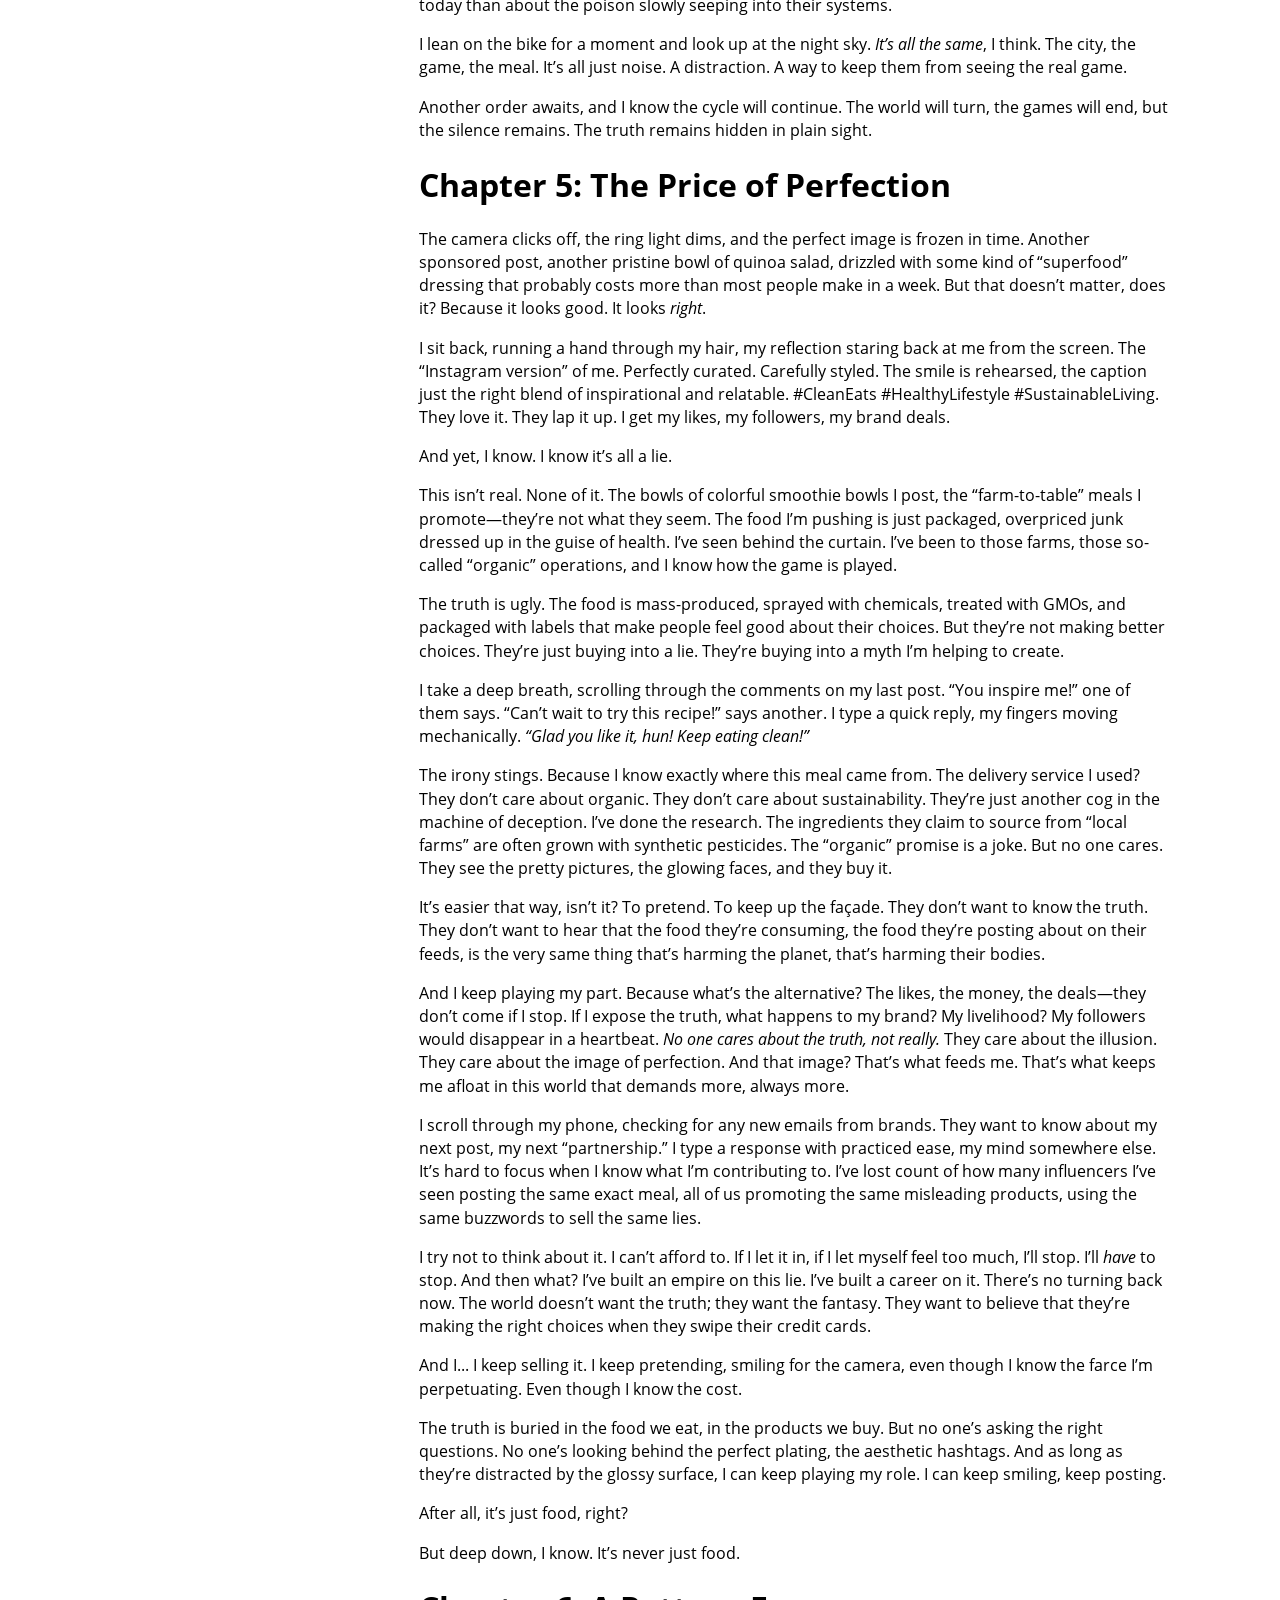
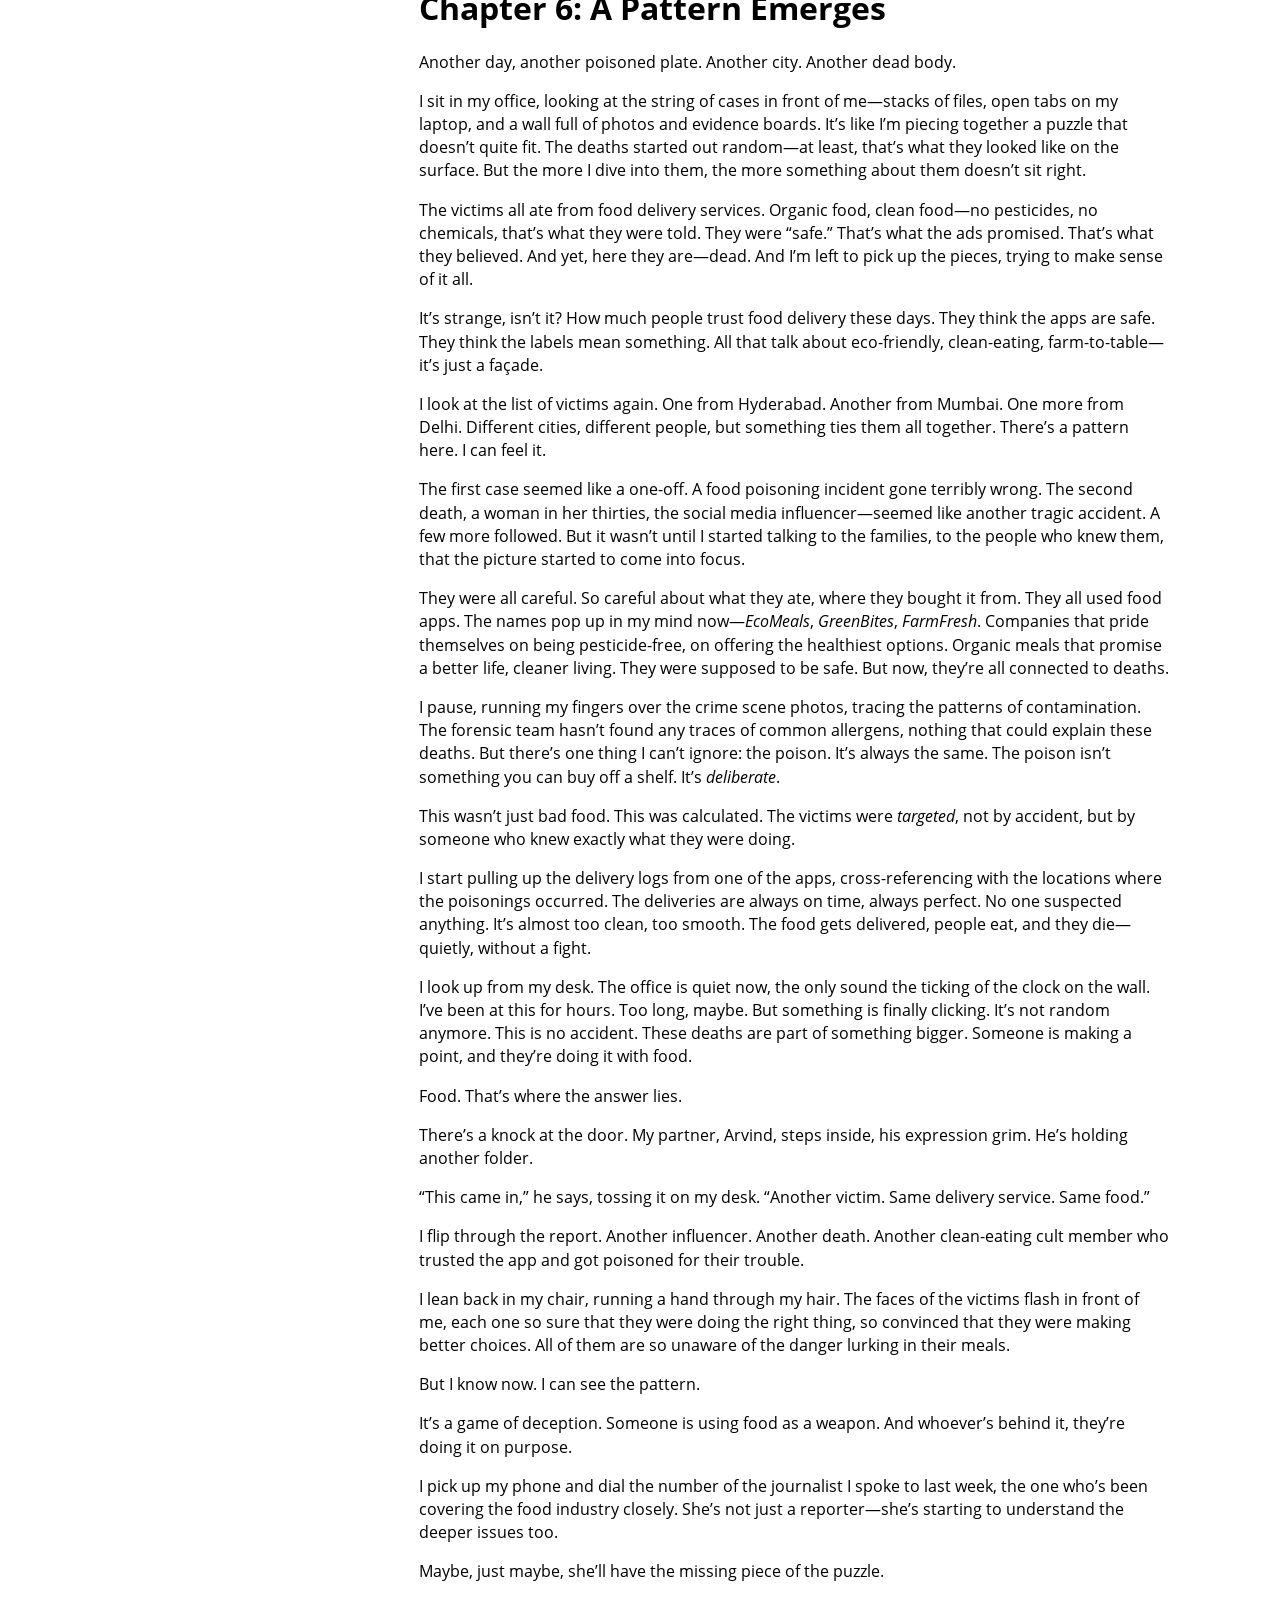
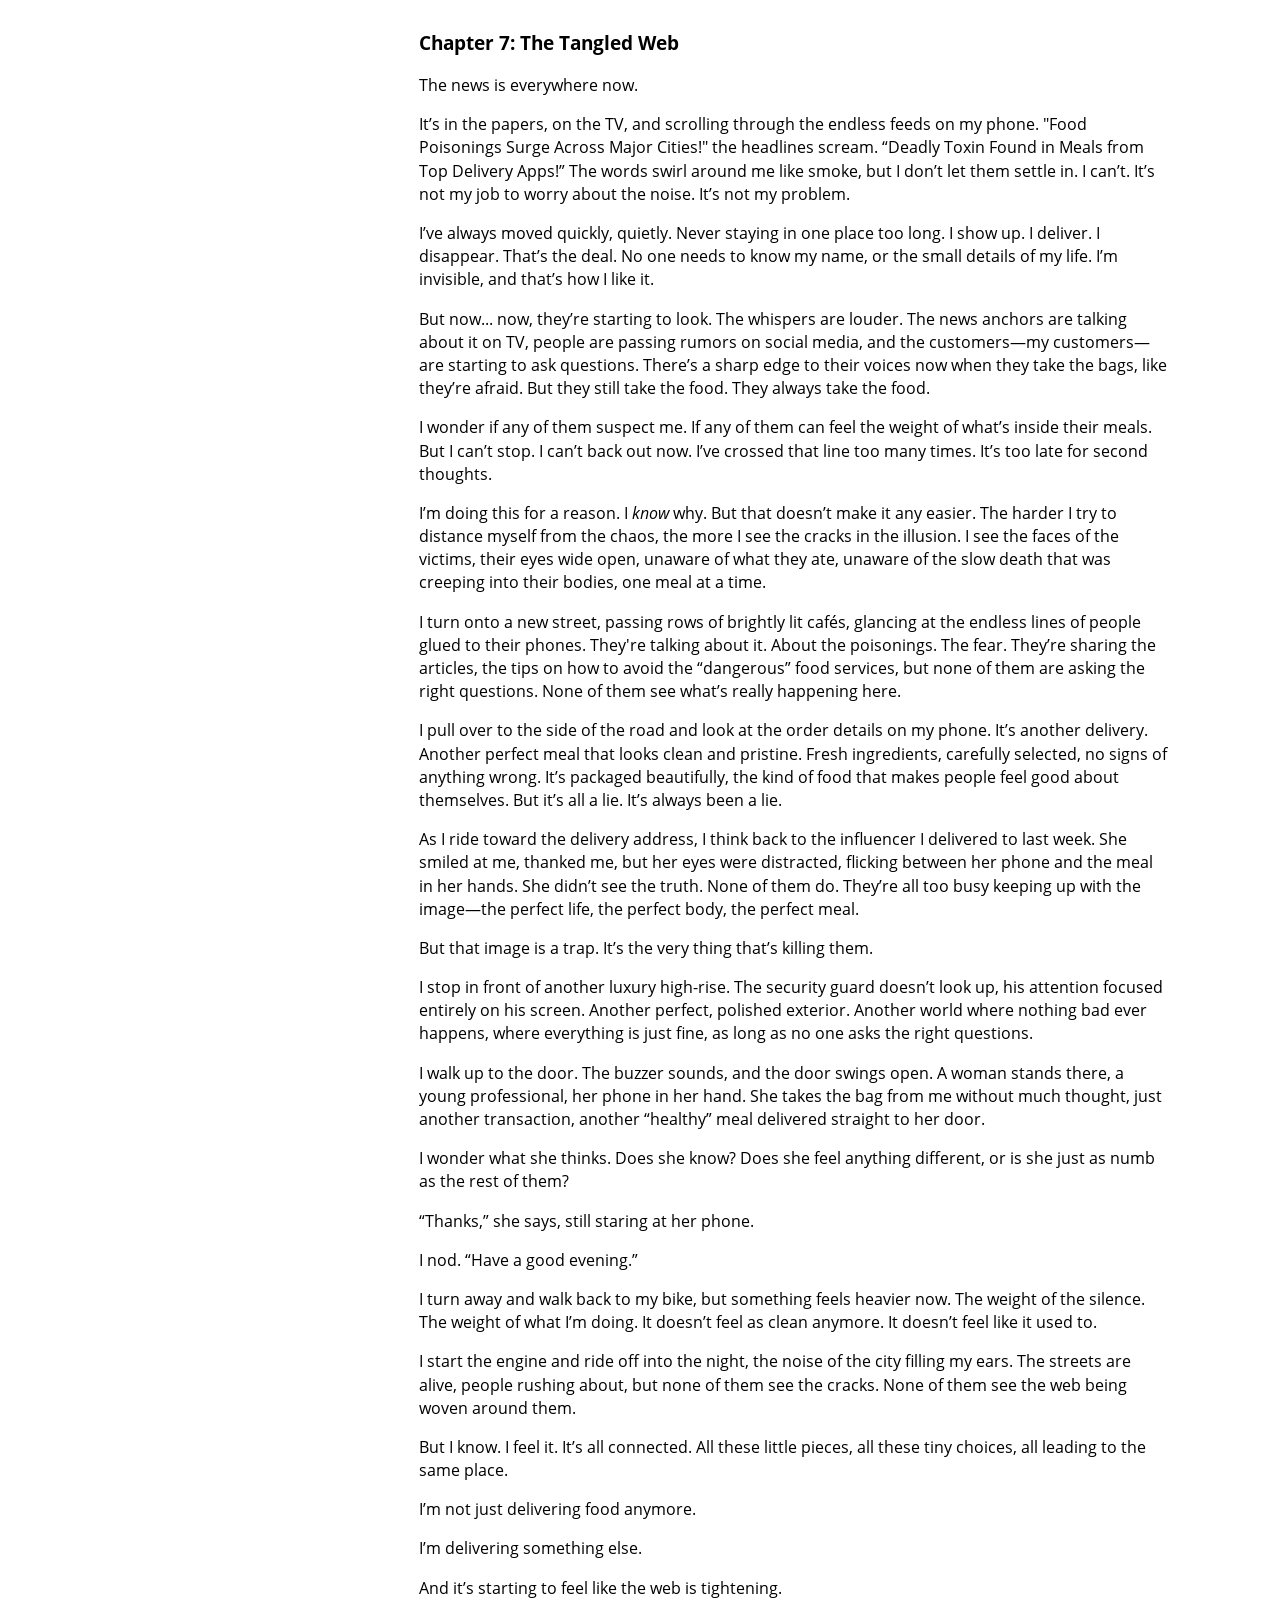
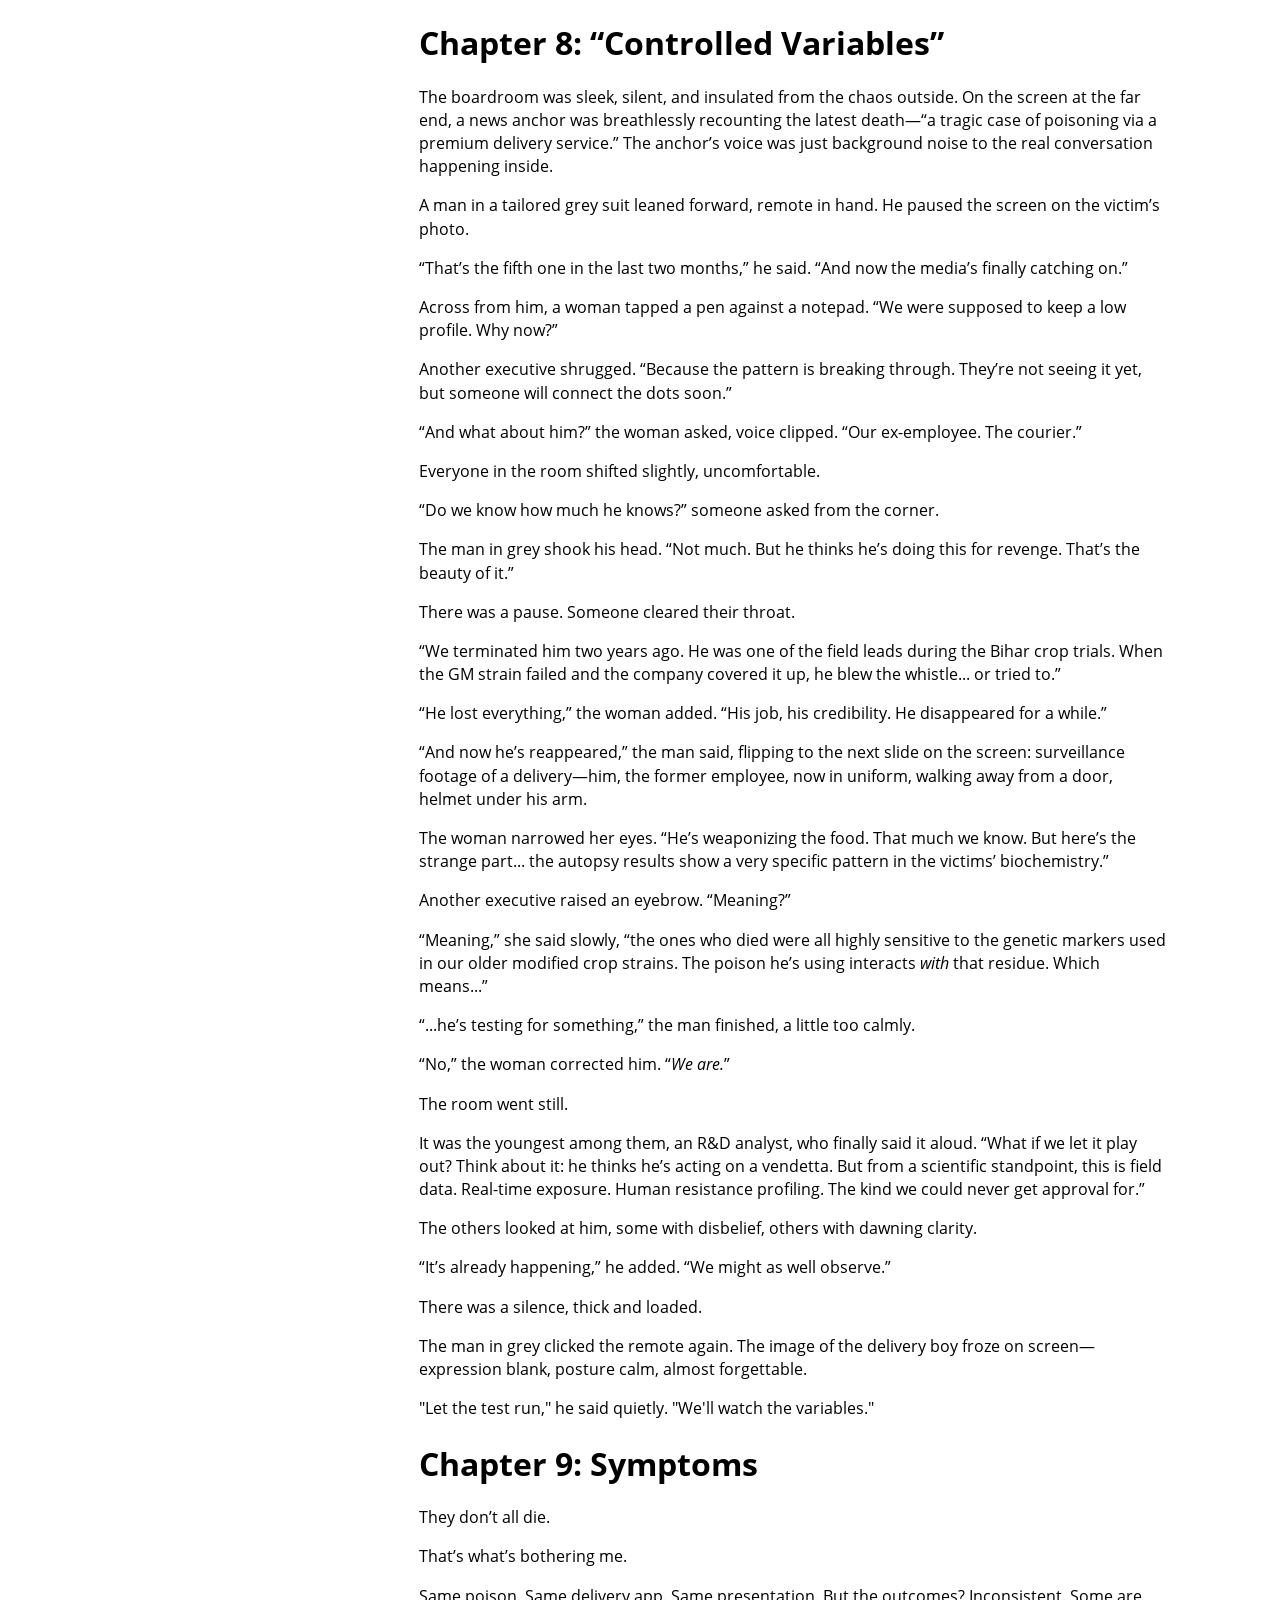
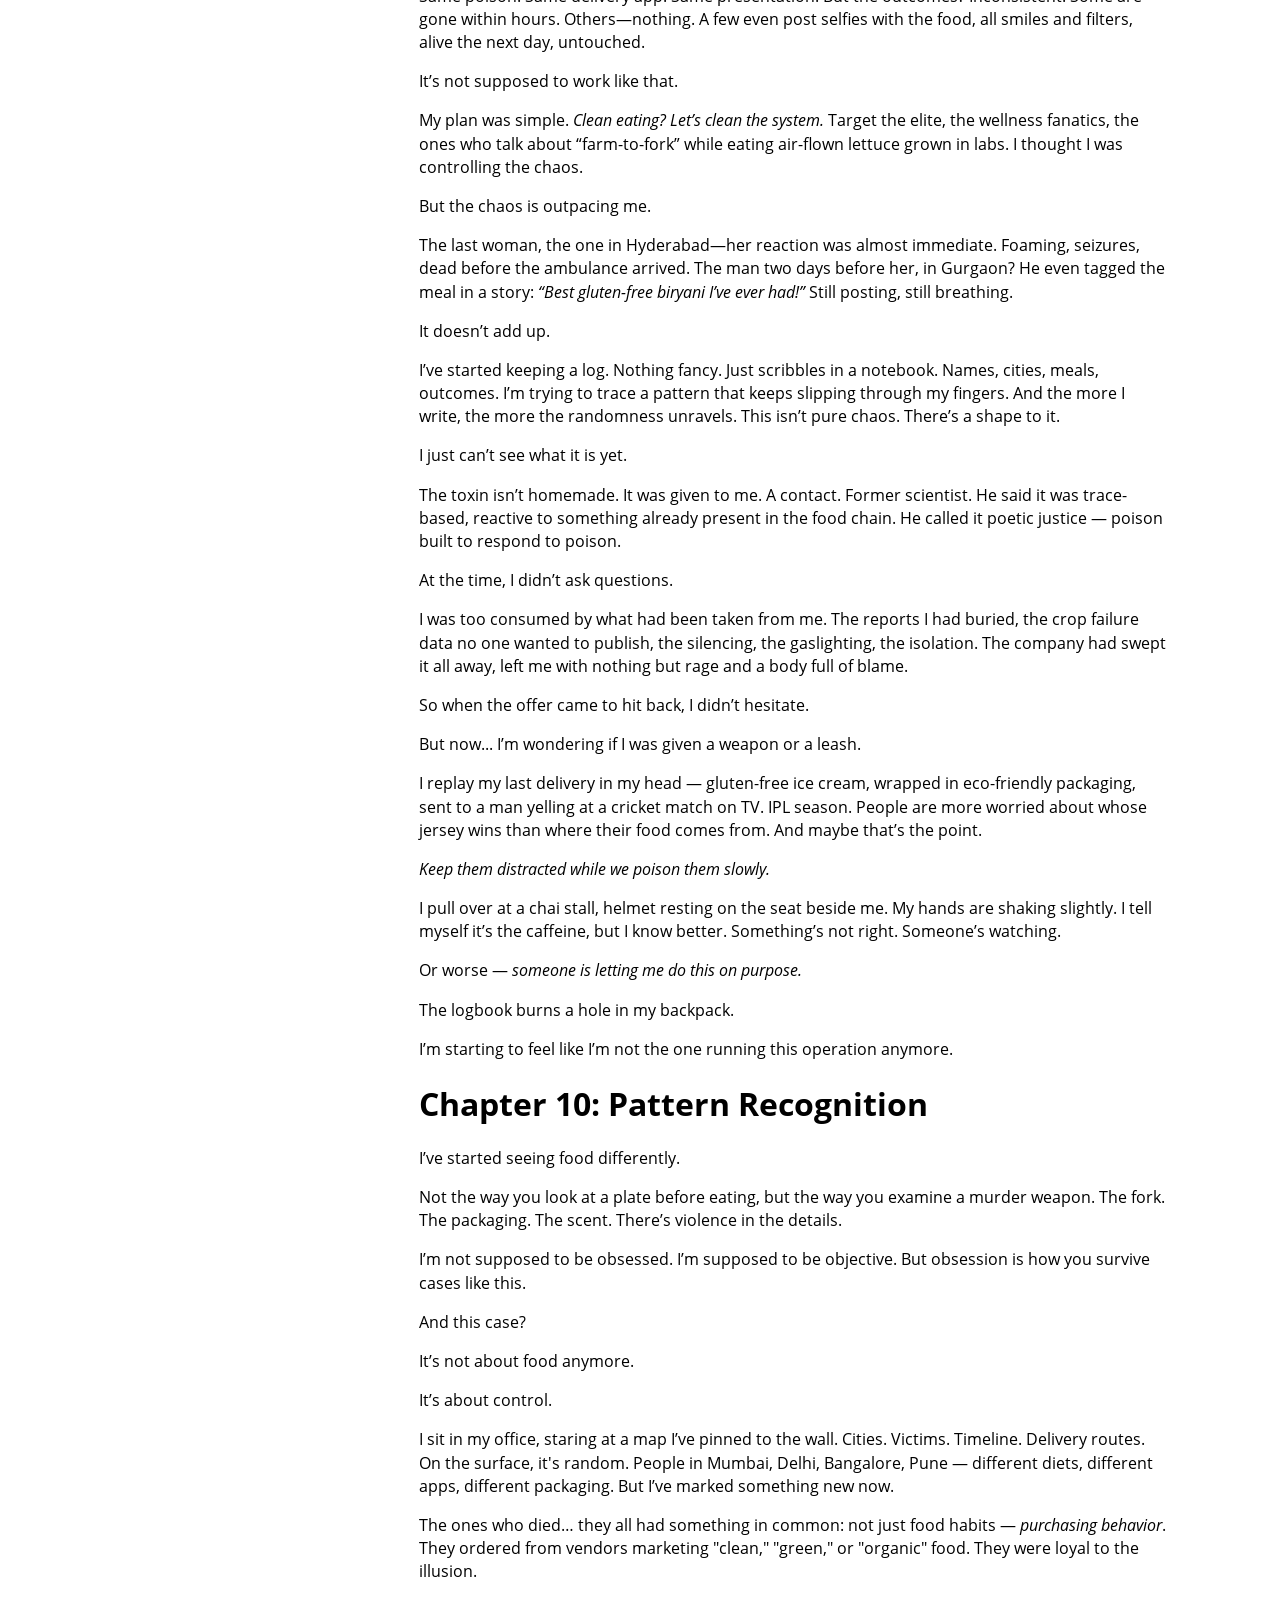
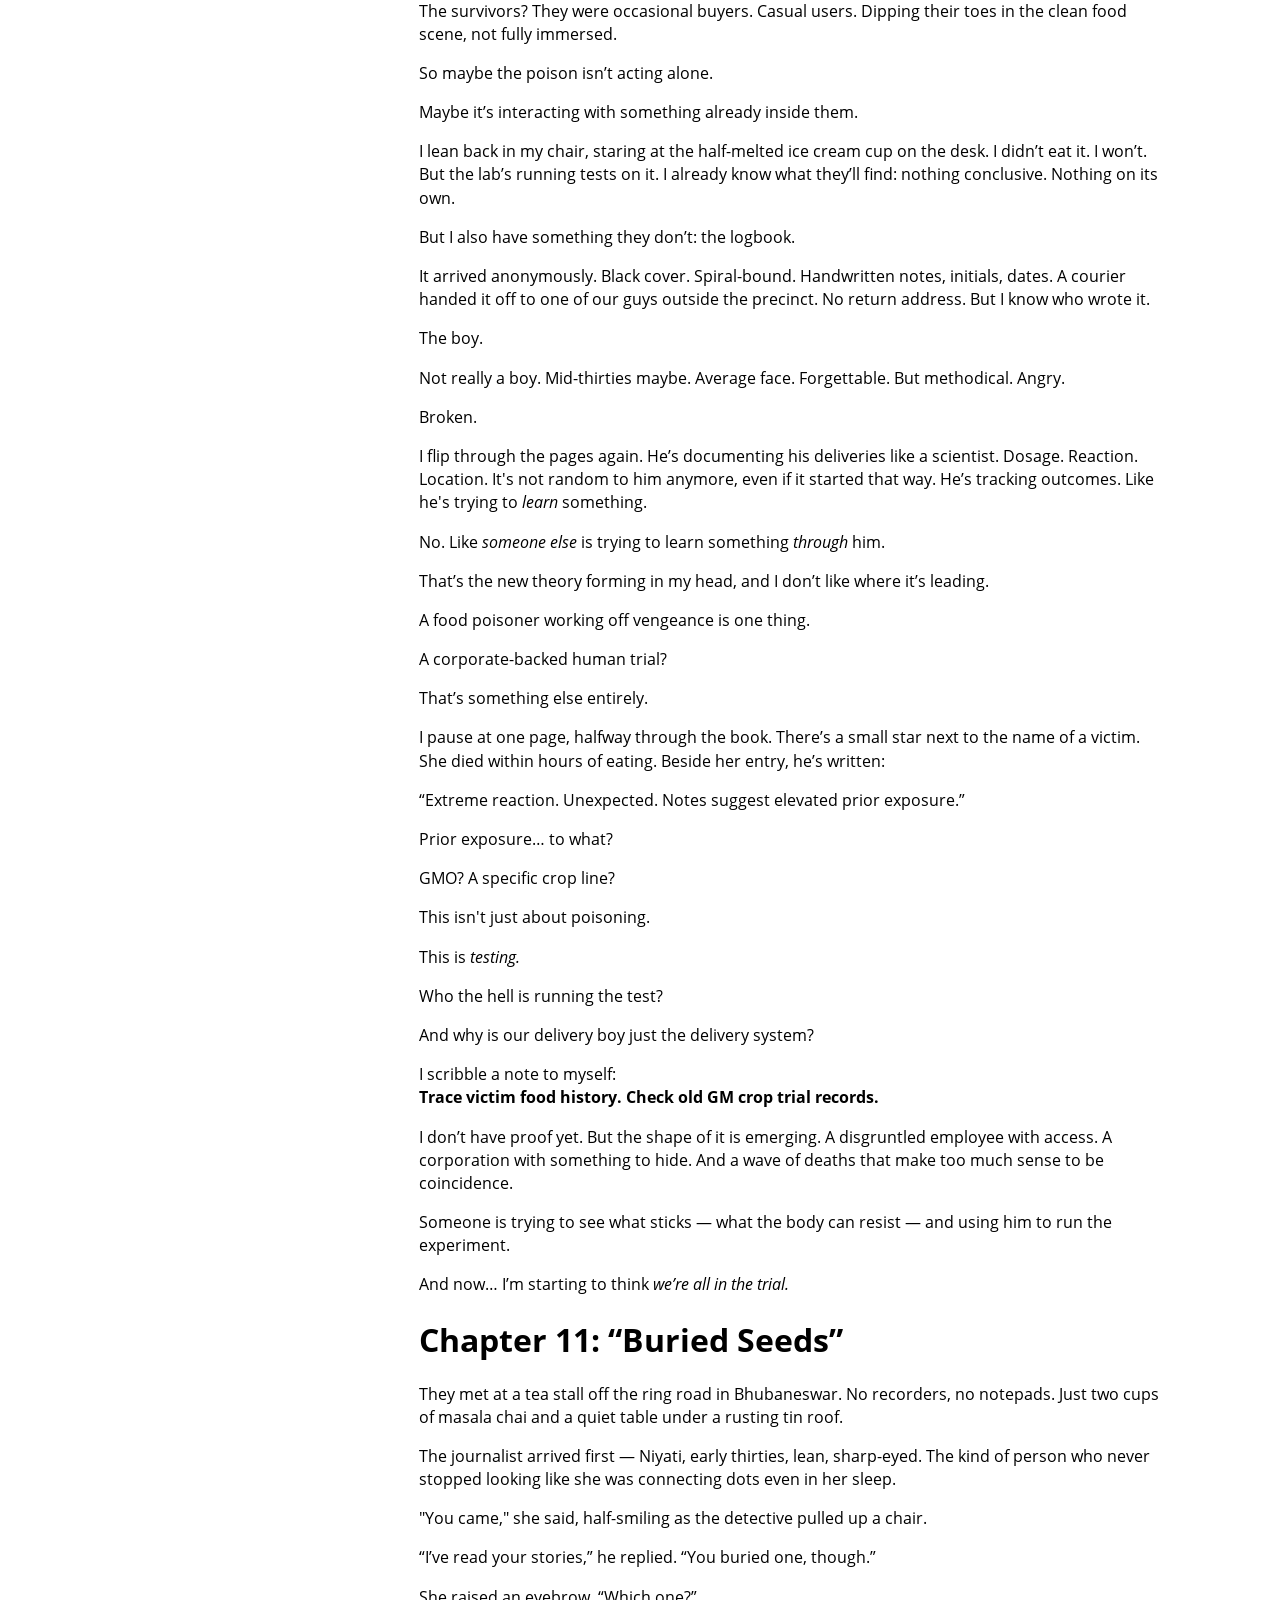
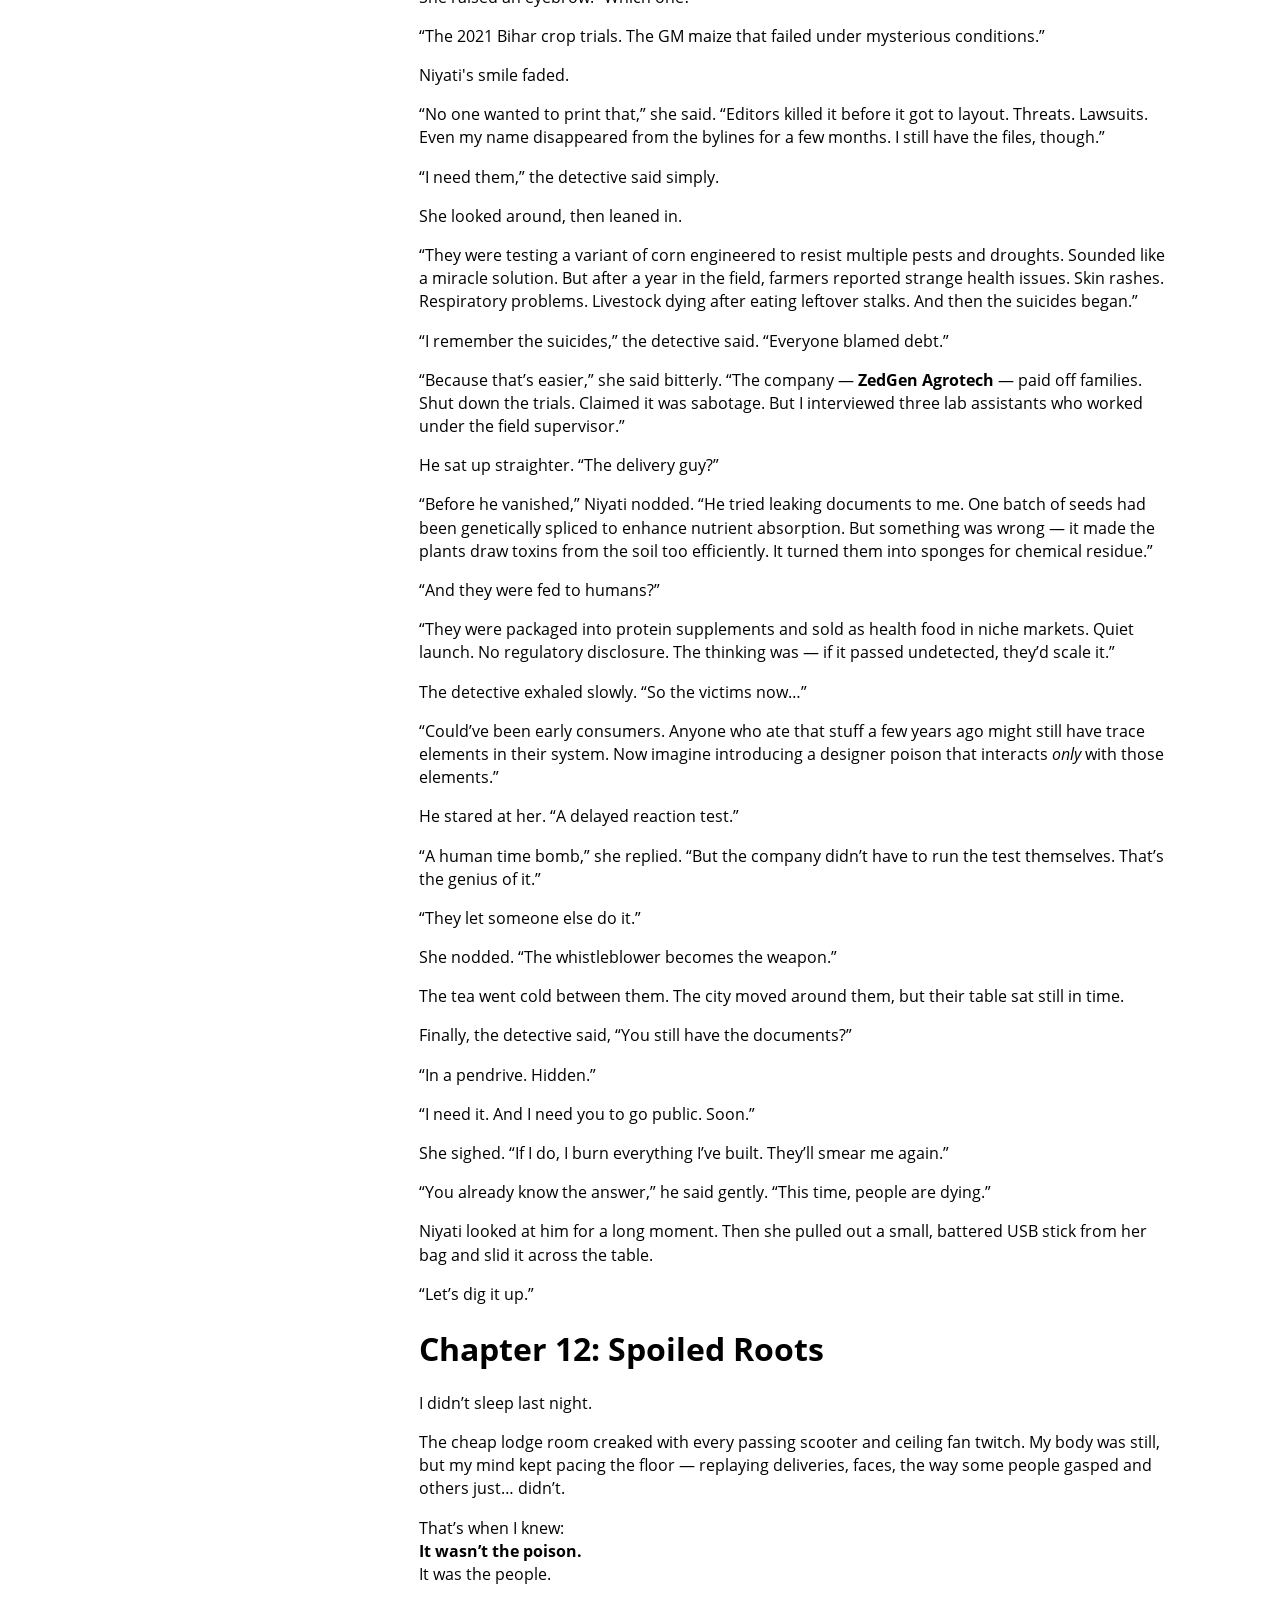
<file: Delivery_Confirmed.html>
<!DOCTYPE HTML>

<html class="light sidebar-visible" dir="ltr" lang="en">
<head>
<!-- Book generated using mdBook -->
<meta charset="utf-8"/>
<title>Delivery: Confirmed - The Storyteller and the Machine</title>
<!-- Custom HTML head -->
<meta content="" name="description"/>
<meta content="width=device-width, initial-scale=1" name="viewport"/>
<meta content="#ffffff" name="theme-color"/>
<link href="favicon.svg" rel="icon"/>
<link href="favicon.png" rel="shortcut icon"/>
<link href="css/variables.css" rel="stylesheet"/>
<link href="css/general.css" rel="stylesheet"/>
<link href="css/chrome.css" rel="stylesheet"/>
<link href="css/print.css" media="print" rel="stylesheet"/>
<!-- Fonts -->
<link href="FontAwesome/css/font-awesome.css" rel="stylesheet"/>
<link href="fonts/fonts.css" rel="stylesheet"/>
<!-- Highlight.js Stylesheets -->
<link href="highlight.css" id="highlight-css" rel="stylesheet"/>
<link href="tomorrow-night.css" id="tomorrow-night-css" rel="stylesheet"/>
<link href="ayu-highlight.css" id="ayu-highlight-css" rel="stylesheet"/>
<!-- Custom theme stylesheets -->
<link href="css/story.css" rel="stylesheet"/>
<!-- Provide site root and default themes to javascript -->
<script>
            const path_to_root = "";
            const default_light_theme = "light";
            const default_dark_theme = "navy";
        </script>
<!-- Start loading toc.js asap -->
<script src="toc.js"></script>
<meta content="Delivery: Confirmed" property="og:title"/><meta content="When a quiet delivery boy begins lacing organic meals with a banned, undetectable toxin, it seems like an act of twisted revenge against a city obsessed with wellness and image. But as influencers drop dead and suspicion mounts, a dogged detective and a blacklisted journalist uncover something far more disturbing: the poison isn’t random—and the victims were marked years ago. In a world where food is faith and apps are gospel, Delivery: Confirmed unpacks a chilling conspiracy where every bite could be part of a corporate experiment... and the truth is buried in plain sight" property="og:description"/><meta content="https://stories.madhukaraphatak.com/images/delivery_story_header.jpg" property="og:image"/></head>
<body>
<div id="body-container">
<!-- Work around some values being stored in localStorage wrapped in quotes -->
<script>
            try {
                let theme = localStorage.getItem('mdbook-theme');
                let sidebar = localStorage.getItem('mdbook-sidebar');

                if (theme.startsWith('"') && theme.endsWith('"')) {
                    localStorage.setItem('mdbook-theme', theme.slice(1, theme.length - 1));
                }

                if (sidebar.startsWith('"') && sidebar.endsWith('"')) {
                    localStorage.setItem('mdbook-sidebar', sidebar.slice(1, sidebar.length - 1));
                }
            } catch (e) { }
        </script>
<!-- Set the theme before any content is loaded, prevents flash -->
<script>
            const default_theme = window.matchMedia("(prefers-color-scheme: dark)").matches ? default_dark_theme : default_light_theme;
            let theme;
            try { theme = localStorage.getItem('mdbook-theme'); } catch(e) { }
            if (theme === null || theme === undefined) { theme = default_theme; }
            const html = document.documentElement;
            html.classList.remove('light')
            html.classList.add(theme);
            html.classList.add("js");
        </script>
<input class="hidden" id="sidebar-toggle-anchor" type="checkbox"/>
<!-- Hide / unhide sidebar before it is displayed -->
<script>
            let sidebar = null;
            const sidebar_toggle = document.getElementById("sidebar-toggle-anchor");
            if (document.body.clientWidth >= 1080) {
                try { sidebar = localStorage.getItem('mdbook-sidebar'); } catch(e) { }
                sidebar = sidebar || 'visible';
            } else {
                sidebar = 'hidden';
            }
            sidebar_toggle.checked = sidebar === 'visible';
            html.classList.remove('sidebar-visible');
            html.classList.add("sidebar-" + sidebar);
        </script>
<nav aria-label="Table of contents" class="sidebar" id="sidebar">
<!-- populated by js -->
<mdbook-sidebar-scrollbox class="sidebar-scrollbox"></mdbook-sidebar-scrollbox>
<noscript>
<iframe class="sidebar-iframe-outer" src="toc.html"></iframe>
</noscript>
<div class="sidebar-resize-handle" id="sidebar-resize-handle">
<div class="sidebar-resize-indicator"></div>
</div>
</nav>
<div class="page-wrapper" id="page-wrapper">
<div class="page">
<!-- Google tag (gtag.js) -->
<script async="" src="https://www.googletagmanager.com/gtag/js?id=G-BDKJYZ15MC"></script>
<script>
                  window.dataLayer = window.dataLayer || [];
                  function gtag(){dataLayer.push(arguments);}
                  gtag('js', new Date());
                
                  gtag('config', 'G-BDKJYZ15MC');
                </script>
<div id="menu-bar-hover-placeholder"></div>
<div class="menu-bar sticky" id="menu-bar">
<div class="left-buttons">
<label aria-controls="sidebar" aria-label="Toggle Table of Contents" class="icon-button" for="sidebar-toggle-anchor" id="sidebar-toggle" title="Toggle Table of Contents">
<i class="fa fa-bars"></i>
</label>
<button aria-controls="theme-list" aria-expanded="false" aria-haspopup="true" aria-label="Change theme" class="icon-button" id="theme-toggle" title="Change theme" type="button">
<i class="fa fa-paint-brush"></i>
</button>
<ul aria-label="Themes" class="theme-popup" id="theme-list" role="menu">
<li role="none"><button class="theme" id="default_theme" role="menuitem">Auto</button></li>
<li role="none"><button class="theme" id="light" role="menuitem">Light</button></li>
<li role="none"><button class="theme" id="rust" role="menuitem">Rust</button></li>
<li role="none"><button class="theme" id="coal" role="menuitem">Coal</button></li>
<li role="none"><button class="theme" id="navy" role="menuitem">Navy</button></li>
<li role="none"><button class="theme" id="ayu" role="menuitem">Ayu</button></li>
</ul>
<button aria-controls="searchbar" aria-expanded="false" aria-keyshortcuts="S" aria-label="Toggle Searchbar" class="icon-button" id="search-toggle" title="Search. (Shortkey: s)" type="button">
<i class="fa fa-search"></i>
</button>
</div>
<h1 class="menu-title">The Storyteller and the Machine</h1>
<div class="right-buttons">
<a aria-label="Print this book" href="print.html" title="Print this book">
<i class="fa fa-print" id="print-button"></i>
</a>
</div>
</div>
<div class="hidden" id="search-wrapper">
<form class="searchbar-outer" id="searchbar-outer">
<input aria-controls="searchresults-outer" aria-describedby="searchresults-header" id="searchbar" name="searchbar" placeholder="Search this book ..." type="search"/>
</form>
<div class="searchresults-outer hidden" id="searchresults-outer">
<div class="searchresults-header" id="searchresults-header"></div>
<ul id="searchresults">
</ul>
</div>
</div>
<!-- Apply ARIA attributes after the sidebar and the sidebar toggle button are added to the DOM -->
<script>
                    document.getElementById('sidebar-toggle').setAttribute('aria-expanded', sidebar === 'visible');
                    document.getElementById('sidebar').setAttribute('aria-hidden', sidebar !== 'visible');
                    Array.from(document.querySelectorAll('#sidebar a')).forEach(function(link) {
                        link.setAttribute('tabIndex', sidebar === 'visible' ? 0 : -1);
                    });
                </script>
<div class="content" id="content">
<main>
<h1 id="delivery-confirmed"><a class="header" href="#delivery-confirmed">Delivery: Confirmed</a></h1>
<p><img alt="Deliver Confirmed image" src="/images/delivery_story_header.jpg#story-header"/></p>
<p><em>When a quiet delivery boy begins lacing organic meals with a banned, undetectable toxin, it seems like an act of twisted revenge against a city obsessed with wellness and image. But as influencers drop dead and suspicion mounts, a dogged detective and a blacklisted journalist uncover something far more disturbing: the poison isn’t random—and the victims were marked years ago. In a world where food is faith and apps are gospel, Delivery: Confirmed unpacks a chilling conspiracy where every bite could be part of a corporate experiment... and the truth is buried in plain sight.</em></p>
<p><a href="/Delivery_Confirmed.epub">Download EPUB</a></p>
<h1 id="chapter-1-the-heat-of-hyderabad"><a class="header" href="#chapter-1-the-heat-of-hyderabad">Chapter 1: The Heat of Hyderabad</a></h1>
<p>The helmet traps the sweat against my forehead. It itches. The air tastes of frying oil and exhaust—Hyderabad in mid-April. On my back, a bulky, red-hot bag of food, the kind they say keeps things “fresh.” I smile at the irony.</p>
<p>“Order number 548. Banjara Hills. Vegan bowl, no onion, no garlic, high on smugness,” I murmur to myself, reading off the app.</p>
<p>The engine hums beneath me like an obedient dog. I weave through traffic like I’ve always done—fluid, invisible, forgettable. No one ever really looks at a delivery boy. We're just part of the background noise now, like honking horns or blinking traffic lights.</p>
<p>I glance down at the bag. Inside, nestled in between eco-friendly packaging and artisanal condiments, is my little addition. Tasteless, odorless, irreversible. Just a drop. Less than a raindrop, really. The toxin had no name in the lab—it was banned before it could get one. But I remember its number. I always remember the number.</p>
<p><em>214-B. Originally designed to kill a fungus that only grew on genetically modified basmati. Supposed to “protect the crop.”</em></p>
<p>I pull up to the apartment complex—glass, concrete, imported marble lobby. The kind of place where people complain about “organic quinoa being out of season.” The guard barely glances at me. The receptionist waves without looking. I am a shadow, moving through polished floors.</p>
<p>She answers the door—thin, eyes full of the glow that comes from kale smoothies and curated playlists. “Thanks,” she says. Doesn’t even make eye contact.</p>
<p>I smile. “Enjoy your meal, ma’am.”</p>
<p>I walk away before she closes the door. Not too fast. Not too slow.</p>
<p><em>It’s not about the person. It’s about the idea. The city that feeds on fakes—fake food, fake health, fake morals. I’m not killing people. I’m killing the lie.</em></p>
<p>Outside, the sun is cruel again. I put the helmet back on, let the sweat return.</p>
<p>There’s another order waiting.</p>
<h1 id="chapter-2-flies-on-the-plate"><a class="header" href="#chapter-2-flies-on-the-plate">Chapter 2: Flies on the Plate</a></h1>
<p>There’s a fly buzzing around the crime scene. I swat at it, but it’s too fast, too damn persistent. Just like the cases piling up on my desk. Another food poisoning. Another one. Another one. Each death, isolated at first. But the dead—they had the same story.</p>
<p>I walk into the cramped, fluorescent-lit apartment kitchen, the kind where the smell of dishrags lingers longer than the food that’s ever cooked. The body lies on the floor—stiff, blue lips, vacant eyes. Same symptoms. Same aftermath. The victim was an influencer, or maybe she was just another influencer pretending to be something more. It doesn’t matter. She’s dead, and her followers will mourn her for a week.</p>
<p>“Cause of death?” I ask the officer standing by the fridge, fiddling with his phone.</p>
<p>“Acute poisoning. Something rare. Takes a few hours to hit.”</p>
<p>I nod, absentmindedly eyeing the counter. There’s a delivery box there—sealed, pristine, and marked with the logo of one of the “organic” food services. How quaint.</p>
<p>I think back to the last case. Same delivery service. Same outcome. But there’s no connection. Not yet. No solid trail. The poison’s still undetected in the tests. Untraceable, as if it was meant to disappear.</p>
<p>I should’ve known better. It’s always something like this. The deeper I dig, the more empty I feel. Like a plate, washed clean.</p>
<p>I pull out the delivery bag. It’s a package—fresh, green, everything that screams “sustainable” and “healthy.” But something about the way the package is sealed... it gives off a chill. I open it, and there it is: the bowl, untouched. Vegan, gluten-free, no onion, no garlic, high on smugness, as the app likes to call it.</p>
<p>The food inside smells... off. Not rancid, just... <em>off</em>. I can’t explain it. Maybe it’s the plastic, the fake labels, the sheen on the tofu, or the untouched leaves. But something doesn’t sit right. I lean in closer.</p>
<p>That’s when I see it.</p>
<p>A tiny, near-invisible drip of liquid at the bottom of the bowl. No one else notices it. It’s almost as if it’s waiting. Like the fly on the wall. A signal.</p>
<p>My mind starts connecting the dots. The cases from the last few weeks, the ones that didn’t make sense—why were the victims so careful about their food? They all chose food from the same places: the apps, the “organic” services, the clean-eating spots. But this never happened before. No one had ever died from pesticide poisoning through food delivery.</p>
<p>But this was different.</p>
<p>I pick up the bag and let it hang in my hands, the weight heavy in a way I can’t quite place. The deaths, they weren’t just accidents. They were... <em>planned</em>.</p>
<p>I stare at the fly, buzzing louder now. It’s mocking me, or maybe it’s just doing what flies do. But it feels like a warning.</p>
<h1 id="chapter-3-between-the-lines"><a class="header" href="#chapter-3-between-the-lines">Chapter 3: Between the Lines</a></h1>
<p>Sometimes the stories you can’t print are the ones that stay with you.</p>
<p>They hum in the background, like an old radio in another room. You don’t always hear the words — just the signal. Persistent. Interfering. Familiar.</p>
<p>That’s how this feels.</p>
<p>People are dying. Quietly. Elegantly. As if death has learned to dress itself up in wellness hashtags and plant-based packaging.</p>
<p>Food delivery apps posting condolences. Influencers' last meals going viral for all the wrong reasons. Yet the official reports say nothing — "natural causes," "underlying condition," the same tired phrases arranged like caution tape across truth.</p>
<p>But I’ve seen this before.</p>
<p>Not exactly. Not with this much polish. But the <em>pattern</em>. The tidiness of it. The way certain names never appear. The way certain companies vanish from databases overnight. The way one day a trial site is buzzing with scientists and farmers — and the next it’s a barren plot no one talks about.</p>
<p>There was a piece I tried to write once. It never saw daylight. Too many missing parts. Too many unanswered questions. All I had were interviews that trailed off mid-sentence and lab reports with redacted lines. And a sense — no, a certainty — that something was wrong.</p>
<p>I filed it away. Back then, I told myself it was over. That the system had closed its doors and swallowed the evidence whole.</p>
<p>But now the symptoms are returning. Only this time, they’re harder to ignore.</p>
<p>This time, people are watching.</p>
<p>And if I’m right — if this is connected — then what’s happening isn’t just a tragedy.</p>
<p>It’s a harvest.</p>
<p>Of something we were never meant to eat.</p>
<h1 id="chapter-4-the-game-behind-the-game"><a class="header" href="#chapter-4-the-game-behind-the-game">Chapter 4: The Game Behind the Game</a></h1>
<p>It’s always quieter at night.</p>
<p>The streets of Bangalore hum differently after sunset. The buzz of the city fades into a low murmur as people begin winding down, heading home, or gathering in dim-lit cafés. The lights flicker on, casting long, soft shadows that seem to stretch on forever. But tonight... it’s different.</p>
<p>The city is buzzing, but it's not for the usual reasons. There’s an energy in the air, a kind of electric hum that has nothing to do with the traffic. The IPL is on. Everyone’s glued to their screens, eyes fixed on the cricket match. The entire city is divided—orange, purple, and green jerseys everywhere, like a mass of confused, hopeful, flag-waving soldiers. They’re all waiting for the one moment. The one hit. The one run that’ll decide the winner. I can feel the pulse of it, the collective heartbeat of a city obsessed with its teams, its idols, its distractions.</p>
<p>I don’t get it.</p>
<p>Here I am, delivering a box of gluten-free ice cream in the middle of it all. <em>Healthy</em>, they say. <em>Indulgent</em>, they say. It’s funny how they think this is food. Tiny scoops of nothing—made from almond milk, with a sprinkle of chia seeds to make it feel like it’s important. It’s everything they want and nothing they need. I pass through crowds of people, each with their eyes fixed on the screen, and I wonder how many of them know what they’re eating. How many of them realize that the food in their hands might be silently killing them, but none of it matters right now. The game is on.</p>
<p>They don’t care about the poison. They don’t care about the crops, the farmers, or the long-term cost of it all. They care about which jersey is going to win today, which player is going to make the catch, which bat is going to hit the next six. It’s all part of the game, isn’t it? Distract them. Keep them entertained. Make them think the world revolves around something that doesn’t matter. Anything to avoid the bigger truths.</p>
<p>I shake my head as I ride. The bike hums beneath me, steady, like the beat of a drum. The streets blur as I move past them, through the pockets of cheering and the excited shouts of people who have no idea. <em>It’s just a game,</em> I think to myself. <em>Just a distraction.</em></p>
<p>But the ice cream is cold in my hands, just like the rest of it. Cold, and empty.</p>
<p>I reach the building, a luxury apartment complex with guards who don’t even bother to look up from their phones. It’s funny—everyone has a phone in their hands these days. They all stare at their screens, checking the score, updating their status, posting pictures of their food, their drinks, their lives. Yet, they don’t notice the quiet hum in the background—the things happening outside the bubble they’ve created for themselves.</p>
<p>The delivery is easy. Another door. Another security guard lost in the world of his screen. Another customer who thanks me with a half-smile, eyes still glued to the match. I hand them the box of ice cream, and their fingers brush mine briefly. I wonder, for a split second, if they taste it, if they feel the weight of the world pressing down at that moment.</p>
<p>But it’s fleeting. It always is.</p>
<p>I walk away quickly, my legs moving without thought, pulling the helmet over my head. The streets feel emptier now, as if the game itself is swallowing everything else whole. People are so distracted by what’s happening on their screens that they forget what’s happening outside of them. They forget the bigger picture, the deeper problems. They care more about which jersey is winning today than about the poison slowly seeping into their systems.</p>
<p>I lean on the bike for a moment and look up at the night sky. <em>It’s all the same</em>, I think. The city, the game, the meal. It’s all just noise. A distraction. A way to keep them from seeing the real game.</p>
<p>Another order awaits, and I know the cycle will continue. The world will turn, the games will end, but the silence remains. The truth remains hidden in plain sight.</p>
<h1 id="chapter-5-the-price-of-perfection"><a class="header" href="#chapter-5-the-price-of-perfection">Chapter 5: The Price of Perfection</a></h1>
<p>The camera clicks off, the ring light dims, and the perfect image is frozen in time. Another sponsored post, another pristine bowl of quinoa salad, drizzled with some kind of “superfood” dressing that probably costs more than most people make in a week. But that doesn’t matter, does it? Because it looks good. It looks <em>right</em>.</p>
<p>I sit back, running a hand through my hair, my reflection staring back at me from the screen. The “Instagram version” of me. Perfectly curated. Carefully styled. The smile is rehearsed, the caption just the right blend of inspirational and relatable. #CleanEats #HealthyLifestyle #SustainableLiving. They love it. They lap it up. I get my likes, my followers, my brand deals.</p>
<p>And yet, I know. I know it’s all a lie.</p>
<p>This isn’t real. None of it. The bowls of colorful smoothie bowls I post, the “farm-to-table” meals I promote—they’re not what they seem. The food I’m pushing is just packaged, overpriced junk dressed up in the guise of health. I’ve seen behind the curtain. I’ve been to those farms, those so-called “organic” operations, and I know how the game is played.</p>
<p>The truth is ugly. The food is mass-produced, sprayed with chemicals, treated with GMOs, and packaged with labels that make people feel good about their choices. But they’re not making better choices. They’re just buying into a lie. They’re buying into a myth I’m helping to create.</p>
<p>I take a deep breath, scrolling through the comments on my last post. “You inspire me!” one of them says. “Can’t wait to try this recipe!” says another. I type a quick reply, my fingers moving mechanically. <em>“Glad you like it, hun! Keep eating clean!”</em></p>
<p>The irony stings. Because I know exactly where this meal came from. The delivery service I used? They don’t care about organic. They don’t care about sustainability. They’re just another cog in the machine of deception. I’ve done the research. The ingredients they claim to source from “local farms” are often grown with synthetic pesticides. The “organic” promise is a joke. But no one cares. They see the pretty pictures, the glowing faces, and they buy it.</p>
<p>It’s easier that way, isn’t it? To pretend. To keep up the façade. They don’t want to know the truth. They don’t want to hear that the food they’re consuming, the food they’re posting about on their feeds, is the very same thing that’s harming the planet, that’s harming their bodies.</p>
<p>And I keep playing my part. Because what’s the alternative? The likes, the money, the deals—they don’t come if I stop. If I expose the truth, what happens to my brand? My livelihood? My followers would disappear in a heartbeat. <em>No one cares about the truth, not really.</em> They care about the illusion. They care about the image of perfection. And that image? That’s what feeds me. That’s what keeps me afloat in this world that demands more, always more.</p>
<p>I scroll through my phone, checking for any new emails from brands. They want to know about my next post, my next “partnership.” I type a response with practiced ease, my mind somewhere else. It’s hard to focus when I know what I’m contributing to. I’ve lost count of how many influencers I’ve seen posting the same exact meal, all of us promoting the same misleading products, using the same buzzwords to sell the same lies.</p>
<p>I try not to think about it. I can’t afford to. If I let it in, if I let myself feel too much, I’ll stop. I’ll <em>have</em> to stop. And then what? I’ve built an empire on this lie. I’ve built a career on it. There’s no turning back now. The world doesn’t want the truth; they want the fantasy. They want to believe that they’re making the right choices when they swipe their credit cards.</p>
<p>And I... I keep selling it. I keep pretending, smiling for the camera, even though I know the farce I’m perpetuating. Even though I know the cost.</p>
<p>The truth is buried in the food we eat, in the products we buy. But no one’s asking the right questions. No one’s looking behind the perfect plating, the aesthetic hashtags. And as long as they’re distracted by the glossy surface, I can keep playing my role. I can keep smiling, keep posting.</p>
<p>After all, it’s just food, right?</p>
<p>But deep down, I know. It’s never just food.</p>
<h1 id="chapter-6-a-pattern-emerges"><a class="header" href="#chapter-6-a-pattern-emerges">Chapter 6: A Pattern Emerges</a></h1>
<p>Another day, another poisoned plate. Another city. Another dead body.</p>
<p>I sit in my office, looking at the string of cases in front of me—stacks of files, open tabs on my laptop, and a wall full of photos and evidence boards. It’s like I’m piecing together a puzzle that doesn’t quite fit. The deaths started out random—at least, that’s what they looked like on the surface. But the more I dive into them, the more something about them doesn’t sit right.</p>
<p>The victims all ate from food delivery services. Organic food, clean food—no pesticides, no chemicals, that’s what they were told. They were “safe.” That’s what the ads promised. That’s what they believed. And yet, here they are—dead. And I’m left to pick up the pieces, trying to make sense of it all.</p>
<p>It’s strange, isn’t it? How much people trust food delivery these days. They think the apps are safe. They think the labels mean something. All that talk about eco-friendly, clean-eating, farm-to-table—it’s just a façade.</p>
<p>I look at the list of victims again. One from Hyderabad. Another from Mumbai. One more from Delhi. Different cities, different people, but something ties them all together. There’s a pattern here. I can feel it.</p>
<p>The first case seemed like a one-off. A food poisoning incident gone terribly wrong. The second death, a woman in her thirties, the social media influencer—seemed like another tragic accident. A few more followed. But it wasn’t until I started talking to the families, to the people who knew them, that the picture started to come into focus.</p>
<p>They were all careful. So careful about what they ate, where they bought it from. They all used food apps. The names pop up in my mind now—<em>EcoMeals</em>, <em>GreenBites</em>, <em>FarmFresh</em>. Companies that pride themselves on being pesticide-free, on offering the healthiest options. Organic meals that promise a better life, cleaner living. They were supposed to be safe. But now, they’re all connected to deaths.</p>
<p>I pause, running my fingers over the crime scene photos, tracing the patterns of contamination. The forensic team hasn’t found any traces of common allergens, nothing that could explain these deaths. But there’s one thing I can’t ignore: the poison. It’s always the same. The poison isn’t something you can buy off a shelf. It’s <em>deliberate</em>.</p>
<p>This wasn’t just bad food. This was calculated. The victims were <em>targeted</em>, not by accident, but by someone who knew exactly what they were doing.</p>
<p>I start pulling up the delivery logs from one of the apps, cross-referencing with the locations where the poisonings occurred. The deliveries are always on time, always perfect. No one suspected anything. It’s almost too clean, too smooth. The food gets delivered, people eat, and they die—quietly, without a fight.</p>
<p>I look up from my desk. The office is quiet now, the only sound the ticking of the clock on the wall. I’ve been at this for hours. Too long, maybe. But something is finally clicking. It’s not random anymore. This is no accident. These deaths are part of something bigger. Someone is making a point, and they’re doing it with food.</p>
<p>Food. That’s where the answer lies.</p>
<p>There’s a knock at the door. My partner, Arvind, steps inside, his expression grim. He’s holding another folder.</p>
<p>“This came in,” he says, tossing it on my desk. “Another victim. Same delivery service. Same food.”</p>
<p>I flip through the report. Another influencer. Another death. Another clean-eating cult member who trusted the app and got poisoned for their trouble.</p>
<p>I lean back in my chair, running a hand through my hair. The faces of the victims flash in front of me, each one so sure that they were doing the right thing, so convinced that they were making better choices. All of them are so unaware of the danger lurking in their meals.</p>
<p>But I know now. I can see the pattern.</p>
<p>It’s a game of deception. Someone is using food as a weapon. And whoever’s behind it, they’re doing it on purpose.</p>
<p>I pick up my phone and dial the number of the journalist I spoke to last week, the one who’s been covering the food industry closely. She’s not just a reporter—she’s starting to understand the deeper issues too.</p>
<p>Maybe, just maybe, she’ll have the missing piece of the puzzle.</p>
<h3 id="chapter-7-the-tangled-web"><a class="header" href="#chapter-7-the-tangled-web"><strong>Chapter 7: The Tangled Web</strong></a></h3>
<p>The news is everywhere now.</p>
<p>It’s in the papers, on the TV, and scrolling through the endless feeds on my phone. "Food Poisonings Surge Across Major Cities!" the headlines scream. “Deadly Toxin Found in Meals from Top Delivery Apps!” The words swirl around me like smoke, but I don’t let them settle in. I can’t. It’s not my job to worry about the noise. It’s not my problem.</p>
<p>I’ve always moved quickly, quietly. Never staying in one place too long. I show up. I deliver. I disappear. That’s the deal. No one needs to know my name, or the small details of my life. I’m invisible, and that’s how I like it.</p>
<p>But now... now, they’re starting to look. The whispers are louder. The news anchors are talking about it on TV, people are passing rumors on social media, and the customers—my customers—are starting to ask questions. There’s a sharp edge to their voices now when they take the bags, like they’re afraid. But they still take the food. They always take the food.</p>
<p>I wonder if any of them suspect me. If any of them can feel the weight of what’s inside their meals. But I can’t stop. I can’t back out now. I’ve crossed that line too many times. It’s too late for second thoughts.</p>
<p>I’m doing this for a reason. I <em>know</em> why. But that doesn’t make it any easier. The harder I try to distance myself from the chaos, the more I see the cracks in the illusion. I see the faces of the victims, their eyes wide open, unaware of what they ate, unaware of the slow death that was creeping into their bodies, one meal at a time.</p>
<p>I turn onto a new street, passing rows of brightly lit cafés, glancing at the endless lines of people glued to their phones. They're talking about it. About the poisonings. The fear. They’re sharing the articles, the tips on how to avoid the “dangerous” food services, but none of them are asking the right questions. None of them see what’s really happening here.</p>
<p>I pull over to the side of the road and look at the order details on my phone. It’s another delivery. Another perfect meal that looks clean and pristine. Fresh ingredients, carefully selected, no signs of anything wrong. It’s packaged beautifully, the kind of food that makes people feel good about themselves. But it’s all a lie. It’s always been a lie.</p>
<p>As I ride toward the delivery address, I think back to the influencer I delivered to last week. She smiled at me, thanked me, but her eyes were distracted, flicking between her phone and the meal in her hands. She didn’t see the truth. None of them do. They’re all too busy keeping up with the image—the perfect life, the perfect body, the perfect meal.</p>
<p>But that image is a trap. It’s the very thing that’s killing them.</p>
<p>I stop in front of another luxury high-rise. The security guard doesn’t look up, his attention focused entirely on his screen. Another perfect, polished exterior. Another world where nothing bad ever happens, where everything is just fine, as long as no one asks the right questions.</p>
<p>I walk up to the door. The buzzer sounds, and the door swings open. A woman stands there, a young professional, her phone in her hand. She takes the bag from me without much thought, just another transaction, another “healthy” meal delivered straight to her door.</p>
<p>I wonder what she thinks. Does she know? Does she feel anything different, or is she just as numb as the rest of them?</p>
<p>“Thanks,” she says, still staring at her phone.</p>
<p>I nod. “Have a good evening.”</p>
<p>I turn away and walk back to my bike, but something feels heavier now. The weight of the silence. The weight of what I’m doing. It doesn’t feel as clean anymore. It doesn’t feel like it used to.</p>
<p>I start the engine and ride off into the night, the noise of the city filling my ears. The streets are alive, people rushing about, but none of them see the cracks. None of them see the web being woven around them.</p>
<p>But I know. I feel it. It’s all connected. All these little pieces, all these tiny choices, all leading to the same place.</p>
<p>I’m not just delivering food anymore.</p>
<p>I’m delivering something else.</p>
<p>And it’s starting to feel like the web is tightening.</p>
<h1 id="chapter-8-controlled-variables"><a class="header" href="#chapter-8-controlled-variables">Chapter 8: “Controlled Variables”</a></h1>
<p>The boardroom was sleek, silent, and insulated from the chaos outside. On the screen at the far end, a news anchor was breathlessly recounting the latest death—“a tragic case of poisoning via a premium delivery service.” The anchor’s voice was just background noise to the real conversation happening inside.</p>
<p>A man in a tailored grey suit leaned forward, remote in hand. He paused the screen on the victim’s photo.</p>
<p>“That’s the fifth one in the last two months,” he said. “And now the media’s finally catching on.”</p>
<p>Across from him, a woman tapped a pen against a notepad. “We were supposed to keep a low profile. Why now?”</p>
<p>Another executive shrugged. “Because the pattern is breaking through. They’re not seeing it yet, but someone will connect the dots soon.”</p>
<p>“And what about him?” the woman asked, voice clipped. “Our ex-employee. The courier.”</p>
<p>Everyone in the room shifted slightly, uncomfortable.</p>
<p>“Do we know how much he knows?” someone asked from the corner.</p>
<p>The man in grey shook his head. “Not much. But he thinks he’s doing this for revenge. That’s the beauty of it.”</p>
<p>There was a pause. Someone cleared their throat.</p>
<p>“We terminated him two years ago. He was one of the field leads during the Bihar crop trials. When the GM strain failed and the company covered it up, he blew the whistle... or tried to.”</p>
<p>“He lost everything,” the woman added. “His job, his credibility. He disappeared for a while.”</p>
<p>“And now he’s reappeared,” the man said, flipping to the next slide on the screen: surveillance footage of a delivery—him, the former employee, now in uniform, walking away from a door, helmet under his arm.</p>
<p>The woman narrowed her eyes. “He’s weaponizing the food. That much we know. But here’s the strange part... the autopsy results show a very specific pattern in the victims’ biochemistry.”</p>
<p>Another executive raised an eyebrow. “Meaning?”</p>
<p>“Meaning,” she said slowly, “the ones who died were all highly sensitive to the genetic markers used in our older modified crop strains. The poison he’s using interacts <em>with</em> that residue. Which means...”</p>
<p>“...he’s testing for something,” the man finished, a little too calmly.</p>
<p>“No,” the woman corrected him. “<em>We are.</em>”</p>
<p>The room went still.</p>
<p>It was the youngest among them, an R&amp;D analyst, who finally said it aloud. “What if we let it play out? Think about it: he thinks he’s acting on a vendetta. But from a scientific standpoint, this is field data. Real-time exposure. Human resistance profiling. The kind we could never get approval for.”</p>
<p>The others looked at him, some with disbelief, others with dawning clarity.</p>
<p>“It’s already happening,” he added. “We might as well observe.”</p>
<p>There was a silence, thick and loaded.</p>
<p>The man in grey clicked the remote again. The image of the delivery boy froze on screen—expression blank, posture calm, almost forgettable.</p>
<p>"Let the test run," he said quietly. "We'll watch the variables."</p>
<h1 id="chapter-9-symptoms"><a class="header" href="#chapter-9-symptoms">Chapter 9: Symptoms</a></h1>
<p>They don’t all die.</p>
<p>That’s what’s bothering me.</p>
<p>Same poison. Same delivery app. Same presentation. But the outcomes? Inconsistent. Some are gone within hours. Others—nothing. A few even post selfies with the food, all smiles and filters, alive the next day, untouched.</p>
<p>It’s not supposed to work like that.</p>
<p>My plan was simple. <em>Clean eating? Let’s clean the system.</em> Target the elite, the wellness fanatics, the ones who talk about “farm-to-fork” while eating air-flown lettuce grown in labs. I thought I was controlling the chaos.</p>
<p>But the chaos is outpacing me.</p>
<p>The last woman, the one in Hyderabad—her reaction was almost immediate. Foaming, seizures, dead before the ambulance arrived. The man two days before her, in Gurgaon? He even tagged the meal in a story: <em>“Best gluten-free biryani I’ve ever had!”</em> Still posting, still breathing.</p>
<p>It doesn’t add up.</p>
<p>I’ve started keeping a log. Nothing fancy. Just scribbles in a notebook. Names, cities, meals, outcomes. I’m trying to trace a pattern that keeps slipping through my fingers. And the more I write, the more the randomness unravels. This isn’t pure chaos. There’s a shape to it.</p>
<p>I just can’t see what it is yet.</p>
<p>The toxin isn’t homemade. It was given to me. A contact. Former scientist. He said it was trace-based, reactive to something already present in the food chain. He called it poetic justice — poison built to respond to poison.</p>
<p>At the time, I didn’t ask questions.</p>
<p>I was too consumed by what had been taken from me. The reports I had buried, the crop failure data no one wanted to publish, the silencing, the gaslighting, the isolation. The company had swept it all away, left me with nothing but rage and a body full of blame.</p>
<p>So when the offer came to hit back, I didn’t hesitate.</p>
<p>But now... I’m wondering if I was given a weapon or a leash.</p>
<p>I replay my last delivery in my head — gluten-free ice cream, wrapped in eco-friendly packaging, sent to a man yelling at a cricket match on TV. IPL season. People are more worried about whose jersey wins than where their food comes from. And maybe that’s the point.</p>
<p><em>Keep them distracted while we poison them slowly.</em></p>
<p>I pull over at a chai stall, helmet resting on the seat beside me. My hands are shaking slightly. I tell myself it’s the caffeine, but I know better. Something’s not right. Someone’s watching.</p>
<p>Or worse — <em>someone is letting me do this on purpose.</em></p>
<p>The logbook burns a hole in my backpack.</p>
<p>I’m starting to feel like I’m not the one running this operation anymore.</p>
<h1 id="chapter-10-pattern-recognition"><a class="header" href="#chapter-10-pattern-recognition">Chapter 10: Pattern Recognition</a></h1>
<p>I’ve started seeing food differently.</p>
<p>Not the way you look at a plate before eating, but the way you examine a murder weapon. The fork. The packaging. The scent. There’s violence in the details.</p>
<p>I’m not supposed to be obsessed. I’m supposed to be objective. But obsession is how you survive cases like this.</p>
<p>And this case?</p>
<p>It’s not about food anymore.</p>
<p>It’s about control.</p>
<p>I sit in my office, staring at a map I’ve pinned to the wall. Cities. Victims. Timeline. Delivery routes. On the surface, it's random. People in Mumbai, Delhi, Bangalore, Pune — different diets, different apps, different packaging. But I’ve marked something new now.</p>
<p>The ones who died… they all had something in common: not just food habits — <em>purchasing behavior</em>. They ordered from vendors marketing "clean," "green," or "organic" food. They were loyal to the illusion.</p>
<p>The survivors? They were occasional buyers. Casual users. Dipping their toes in the clean food scene, not fully immersed.</p>
<p>So maybe the poison isn’t acting alone.</p>
<p>Maybe it’s interacting with something already inside them.</p>
<p>I lean back in my chair, staring at the half-melted ice cream cup on the desk. I didn’t eat it. I won’t. But the lab’s running tests on it. I already know what they’ll find: nothing conclusive. Nothing on its own.</p>
<p>But I also have something they don’t: the logbook.</p>
<p>It arrived anonymously. Black cover. Spiral-bound. Handwritten notes, initials, dates. A courier handed it off to one of our guys outside the precinct. No return address. But I know who wrote it.</p>
<p>The boy.</p>
<p>Not really a boy. Mid-thirties maybe. Average face. Forgettable. But methodical. Angry.</p>
<p>Broken.</p>
<p>I flip through the pages again. He’s documenting his deliveries like a scientist. Dosage. Reaction. Location. It's not random to him anymore, even if it started that way. He’s tracking outcomes. Like he's trying to <em>learn</em> something.</p>
<p>No. Like <em>someone else</em> is trying to learn something <em>through</em> him.</p>
<p>That’s the new theory forming in my head, and I don’t like where it’s leading.</p>
<p>A food poisoner working off vengeance is one thing.</p>
<p>A corporate-backed human trial?</p>
<p>That’s something else entirely.</p>
<p>I pause at one page, halfway through the book. There’s a small star next to the name of a victim. She died within hours of eating. Beside her entry, he’s written:</p>
<p>“Extreme reaction. Unexpected. Notes suggest elevated prior exposure.”</p>
<p>Prior exposure… to what?</p>
<p>GMO? A specific crop line?</p>
<p>This isn't just about poisoning.</p>
<p>This is <em>testing.</em></p>
<p>Who the hell is running the test?</p>
<p>And why is our delivery boy just the delivery system?</p>
<p>I scribble a note to myself:<br/>
<strong>Trace victim food history. Check old GM crop trial records.</strong></p>
<p>I don’t have proof yet. But the shape of it is emerging. A disgruntled employee with access. A corporation with something to hide. And a wave of deaths that make too much sense to be coincidence.</p>
<p>Someone is trying to see what sticks — what the body can resist — and using him to run the experiment.</p>
<p>And now… I’m starting to think <em>we’re all in the trial.</em></p>
<h1 id="chapter-11-buried-seeds"><a class="header" href="#chapter-11-buried-seeds">Chapter 11: “Buried Seeds”</a></h1>
<p>They met at a tea stall off the ring road in Bhubaneswar. No recorders, no notepads. Just two cups of masala chai and a quiet table under a rusting tin roof.</p>
<p>The journalist arrived first — Niyati, early thirties, lean, sharp-eyed. The kind of person who never stopped looking like she was connecting dots even in her sleep.</p>
<p>"You came," she said, half-smiling as the detective pulled up a chair.</p>
<p>“I’ve read your stories,” he replied. “You buried one, though.”</p>
<p>She raised an eyebrow. “Which one?”</p>
<p>“The 2021 Bihar crop trials. The GM maize that failed under mysterious conditions.”</p>
<p>Niyati's smile faded.</p>
<p>“No one wanted to print that,” she said. “Editors killed it before it got to layout. Threats. Lawsuits. Even my name disappeared from the bylines for a few months. I still have the files, though.”</p>
<p>“I need them,” the detective said simply.</p>
<p>She looked around, then leaned in.</p>
<p>“They were testing a variant of corn engineered to resist multiple pests and droughts. Sounded like a miracle solution. But after a year in the field, farmers reported strange health issues. Skin rashes. Respiratory problems. Livestock dying after eating leftover stalks. And then the suicides began.”</p>
<p>“I remember the suicides,” the detective said. “Everyone blamed debt.”</p>
<p>“Because that’s easier,” she said bitterly. “The company — <strong>ZedGen Agrotech</strong> — paid off families. Shut down the trials. Claimed it was sabotage. But I interviewed three lab assistants who worked under the field supervisor.”</p>
<p>He sat up straighter. “The delivery guy?”</p>
<p>“Before he vanished,” Niyati nodded. “He tried leaking documents to me. One batch of seeds had been genetically spliced to enhance nutrient absorption. But something was wrong — it made the plants draw toxins from the soil too efficiently. It turned them into sponges for chemical residue.”</p>
<p>“And they were fed to humans?”</p>
<p>“They were packaged into protein supplements and sold as health food in niche markets. Quiet launch. No regulatory disclosure. The thinking was — if it passed undetected, they’d scale it.”</p>
<p>The detective exhaled slowly. “So the victims now…”</p>
<p>“Could’ve been early consumers. Anyone who ate that stuff a few years ago might still have trace elements in their system. Now imagine introducing a designer poison that interacts <em>only</em> with those elements.”</p>
<p>He stared at her. “A delayed reaction test.”</p>
<p>“A human time bomb,” she replied. “But the company didn’t have to run the test themselves. That’s the genius of it.”</p>
<p>“They let someone else do it.”</p>
<p>She nodded. “The whistleblower becomes the weapon.”</p>
<p>The tea went cold between them. The city moved around them, but their table sat still in time.</p>
<p>Finally, the detective said, “You still have the documents?”</p>
<p>“In a pendrive. Hidden.”</p>
<p>“I need it. And I need you to go public. Soon.”</p>
<p>She sighed. “If I do, I burn everything I’ve built. They’ll smear me again.”</p>
<p>“You already know the answer,” he said gently. “This time, people are dying.”</p>
<p>Niyati looked at him for a long moment. Then she pulled out a small, battered USB stick from her bag and slid it across the table.</p>
<p>“Let’s dig it up.”</p>
<h1 id=""><a class="header" href="#"></a></h1>
<h1 id="chapter-12-spoiled-roots"><a class="header" href="#chapter-12-spoiled-roots">Chapter 12: Spoiled Roots</a></h1>
<p>I didn’t sleep last night.</p>
<p>The cheap lodge room creaked with every passing scooter and ceiling fan twitch. My body was still, but my mind kept pacing the floor — replaying deliveries, faces, the way some people gasped and others just… didn’t.</p>
<p>That’s when I knew:<br/>
<strong>It wasn’t the poison.</strong><br/>
It was the people.</p>
<p>Not all of them were the same. Something was inside them already. Residue. A primer. Something that made the toxin work like a key in a lock.</p>
<p>I didn’t come to that realization in a flash of genius. It came slowly — like a fever settling behind the eyes. And once I saw it, I couldn’t unsee it.</p>
<p>The poison wasn’t <em>causing</em> death.</p>
<p>It was <em>triggering</em> something already inside them.</p>
<p>And that’s when I remembered the fields. The trial sites. The kids with rashes and goats that died without a sound. That was two years ago. I kept samples. I documented everything. None of it mattered.</p>
<p>Until now.</p>
<p>The notebook was supposed to be for me — my private record, something to keep me grounded in the chaos. But somewhere along the way, it stopped being mine. I started writing like I was leaving breadcrumbs. Not for myself.</p>
<p>For someone smarter.</p>
<p>Someone who could see what I’d been too angry to understand.</p>
<p>So I mailed it. No return address. No name. Just the raw data, and the quiet hope that someone would read it before it got buried like everything else.</p>
<p>Since then, I’ve been retracing the edges of the plan — not mine, <em>theirs</em>.</p>
<p>The man who gave me the poison said it would expose the truth. That it would find the ones who’d already been marked. He never said <em>how</em> it worked. Just that it would hurt the right people.</p>
<p>At first, I believed him. It was comforting — the idea that revenge could be precise.</p>
<p>But now I see the real design.</p>
<p>The toxin wasn’t meant to punish.</p>
<p>It was meant to <strong>test</strong>.</p>
<p>Every time I logged a death, I wasn’t collecting justice. I was feeding them data. About exposure. Dosage. Genetic resilience. Everything they couldn’t get in a lab, they got through me.</p>
<p><em>I was the study.</em></p>
<p>But they made one mistake.</p>
<p>They thought I was still angry enough to keep going without asking why.</p>
<p>They thought I wouldn’t look at the gaps — the ones who didn’t die, the reactions that didn’t match.</p>
<p>They underestimated what happens when a test subject realizes he’s being observed.</p>
<p>I’m done being their courier.</p>
<p>I’m no longer delivering poison.</p>
<p>I’m delivering a message.</p>
<p>And they’re going to read it loud and clear.</p>
<h1 id="-1"><a class="header" href="#-1"></a></h1>
<h1 id="-2"><a class="header" href="#-2"></a></h1>
<h1 id="chapter-13-courier-no-more"><a class="header" href="#chapter-13-courier-no-more">Chapter 13: Courier No More</a></h1>
<p>I started with the uniform.</p>
<p>Burned it in an alley behind an abandoned warehouse on the outskirts of Bhubaneswar. The synthetic fabric curled like dead skin in the flames. No more logo. No more barcode. No more name stitched onto the chest like I was proud of it.</p>
<p>I watched the fire until it collapsed into ash, then scattered the remains with my shoe.</p>
<p>If they’re watching — and I know they are — they’ll think I’ve gone dark.</p>
<p>They’re right.</p>
<p>But not in the way they expect.</p>
<p>I’ve spent weeks collecting. Not just memories or guilt — physical things. Packaging slips. Expired test kits. The small glass vial the man gave me on my first run, still half-full. I kept it. Like a fool. Like a trophy.</p>
<p>Now it’s evidence.</p>
<p>I’ve also got the names.</p>
<p>Executives. Lab heads. Consultants who signed off on the Bihar trial, then vanished into other companies. ZedGen doesn’t operate in one place. It’s a hydra — biotech here, delivery tech there, nutrition startups and clean food apps masking the same rotting heart.</p>
<p>They built a system that looks like progress.</p>
<p>And they used people like me to run it.</p>
<p>But they left a trail. Not paper. Not digital. Human.</p>
<p>One of the survivors reached out to me last night.</p>
<p>She recognized me — not by face, but by a tiny detail she noticed on the box flap. “There was this smudged <strong>EcoMeals</strong> sticker, half-peeled,” she’d sent in a photo. Six weeks ago, she’d stuck that same sticker under her fridge magnet board before throwing the rest away.</p>
<p>She told me she’d felt sick for days—hallucinations, fevers—but woke up fine, too ashamed to go to a hospital. No police report. Just silence.</p>
<p><strong>Then</strong>, poking through her texts, she found the app’s “order confirmation”—it still showed a small thumbnail of the courier, with your helmet off and that same crooked smile. She tapped “Contact Courier” in the app and begged for any number. That’s how she got my burner.</p>
<p>And yes, she still had the packaging.</p>
<p>I met her near a temple at dusk. She didn’t ask questions. Just handed over the box, wrapped in newspaper, and walked away without looking back. Inside: an untouched portion of the same supplement bar I delivered, sealed, pristine.</p>
<p>One of the originals.</p>
<p>I’ve sent it to a contact I trust — someone who won’t ask where I got it or who I am.</p>
<p>Let the labs scream when it hits their desk.</p>
<p>But that’s not the real move.</p>
<p>The real move comes tomorrow.</p>
<p>There’s a warehouse on the outskirts of Hyderabad. Technically owned by a logistics startup, but I know who really funds it. Trucks roll in, drones fly out. It's one of their <em>distribution cores</em> — where test batches are stored and tagged before being disguised as everyday inventory.</p>
<p>I’ve been there before. Delivered crates. Took notes.</p>
<p>Tomorrow night, I’m going back.</p>
<p>But not as a courier.</p>
<p>As a correction.</p>
<p>They turned me into a delivery system.</p>
<p>Now I’m delivering a collapse.</p>
<p>I was halfway through memorizing the shift schedules I’d lifted from a stolen ID card when my phone — a burner I almost never turn on — lit up.</p>
<p><strong>Unknown Number.</strong></p>
<p>I froze. No one should have this number.</p>
<p>I let it ring.</p>
<p>Then it buzzed again — this time, a message.</p>
<p><em>“I know what they did to you. Please talk to me. — N”</em></p>
<p>I stared at it for a long time.</p>
<p>N.</p>
<p>Niyati.</p>
<p>I remembered her — sharp voice, sharper eyes. She once waited for me outside a clinic in Gaya, asking questions I didn’t answer. I thought she gave up.</p>
<p>She didn’t.</p>
<p>A second message came in.</p>
<p><em>“You’re not alone in this. We have proof now. The detective has the files. We can burn them the right way — legally. Publicly.”</em></p>
<p>Legally.</p>
<p>Publicly.</p>
<p>I almost laughed. As if that would stop them. As if truth mattered more than damage.</p>
<p>Still, I didn’t delete the messages.</p>
<p>I powered the phone off and stared into the dark.</p>
<p>Let her think I’m considering it.</p>
<p>Let them all wonder.</p>
<p>Tomorrow, I finish what I started.</p>
<p>And if she really wants to find me…<br/>
she knows where the fire will be.</p>
<h1 id="chapter-14-ash-code"><a class="header" href="#chapter-14-ash-code">Chapter 14: Ash Code</a></h1>
<p>The compound was quiet.<br/>
Too quiet for a building handling "last-mile logistics" in the middle of the night. No guards outside. No motion sensors tripping. Just a flickering overhead light and the low electric hum of machines sleeping with one eye open.</p>
<p>He scaled the back fence with practiced ease. No more uniform. Just black cargo pants, a hoodie, and gloves. The stolen access card worked on the side door — for now. He had thirty minutes, maybe less, before someone noticed system activity in Hyderabad when the ID was logged as “inactive” in Mumbai.</p>
<p>Inside, the air smelled of plastic and ammonia. Racks lined with crates. Not labeled with products, but codes. QR tags. Thermal stickers. He scanned with a cracked tablet — a tool repurposed from old delivery gear. The data streamed in fast.</p>
<p>Batch IDs. Destination hubs. Chemical logs. And something else.<br/>
Bio-interaction records.<br/>
Columns with terms like: “absorption rate,” “neurological latency,” “adaptive response.”</p>
<p>His hand tightened on the screen.<br/>
It wasn’t a warehouse.<br/>
It was a control center.</p>
<p>He began plugging in a small device — a modified EMP charge, built from instructions he’d stolen off an open-source dark web forum for DIY counter-surveillance. Not elegant. Just enough to scramble data streams and fry internal backups.</p>
<p>It clicked softly into place. He was about to activate it when—</p>
<p><strong>“Don’t.”</strong></p>
<p>The voice froze him mid-motion.<br/>
Female. Steady. Unafraid.</p>
<p>He turned slowly.</p>
<p>Niyati stood at the other end of the corridor, a small flashlight in one hand, phone in the other. Recording. Not livestreaming — just documenting. Always gathering.</p>
<p>“How did you—?”</p>
<p>“I followed the signal ping from the old delivery app you logged into. You thought it was clean. It wasn’t.”</p>
<p>He almost smiled. Almost.<br/>
“You shouldn’t be here,” he said.</p>
<p>“I had to be,” she replied. “You’re about to burn the only place that still holds physical evidence. Once it’s gone, they’ll blame it on rogue elements or call it a cyber-attack. No one will believe the rest.”</p>
<p>“I’m not doing this for belief,” he said coldly. “I’m doing it because they made me into a tool. This is me breaking the machine.”</p>
<p>Niyati stepped closer. Brave, or stupid. Maybe both.<br/>
“You weren’t the only one they used. I’ve read the files. The food trial victims. The whistleblower suppression. The media is silencing. You’re standing in the belly of the thing. But if you burn it all — we lose the proof too.”</p>
<p>He hesitated.<br/>
“Then what? We print it? Push the story out? The world’s already choking on headlines. Everyone’s tired. They’ll scroll past it like another outrage between coffee ads.”</p>
<p>She didn’t argue. She didn’t deny it.<br/>
Because he was right.</p>
<p>The truth alone wasn’t enough anymore.<br/>
People needed <em>something they couldn’t ignore</em>.<br/>
Something <em>in their hands</em>.</p>
<p>Footsteps approached from behind — deliberate, worn smooth by habit.</p>
<p><strong>“He’s not wrong,”</strong> the detective said, stepping into view, coat unbuttoned, face lined with too many dead ends. <strong>“You can’t shock a numb crowd.”</strong></p>
<p>“You’re late,” Niyati muttered.</p>
<p>“Had to follow your breadcrumb trail,” he replied. “The ping you chased — I intercepted it too. Tracked you both here.”<br/>
He tapped his phone. “And cross-referenced it with an old ID from ZedGen’s security audit logs. Only one person ever got admin-level access and then went off-grid.” He nodded at the delivery boy. “You.”</p>
<p>The boy’s eyes narrowed. “So what, we give up?”</p>
<p>“No,” the detective said, walking slowly past the racks. “We repurpose. They trusted these systems — the apps, the riders, the whole ecosystem. It fed them, watched them, followed them into bathrooms and bedrooms. It’s <em>with them</em>, always.”</p>
<p>He pointed to the nearest stack of insulated delivery bags, tagged and prepped for routes.</p>
<p><strong>“You want people to pay attention?”</strong><br/>
<strong>“Turn their comfort into a mirror. Let them see the monster living in their convenience.”</strong></p>
<p>Niyati stared at the glowing data.<br/>
“We don't just expose ZedGen. We hijack the very network they used. Let every phone become a leak. Every delivery, a reckoning.”</p>
<p>The boy looked between them — the journalist, the cop. His enemies, once. Now conspirators in something bigger than revenge.</p>
<p>He reached for the EMP and disarmed it, slipping it into his bag.</p>
<p>“We do it your way,” he said. “For now.”</p>
<p>Niyati exhaled. A sound too small for the weight it carried.<br/>
The detective nodded once, already scanning the backup servers.</p>
<p>But the boy’s voice dropped, low and electric:</p>
<p><strong>“If this fails — if they bury it again — we don’t go to the press next time.”</strong><br/>
<strong>“We go to their customers.”</strong></p>
<p>Neither of them argued.</p>
<p>Niyati hit stop on the recording, then held out a spare drive.<br/>
“Let’s copy everything. Then we plant it where the algorithm <em>can’t</em> look away.”</p>
<p>Together, they moved through the dark, three ghosts in a haunted system — extracting the truth byte by byte.<br/>
Not broadcasting noise.<br/>
Not chasing headlines.<br/>
Delivering something else entirely.</p>
<p>Something that would wake the world.</p>
<h1 id="chapter-15-payload"><a class="header" href="#chapter-15-payload">Chapter 15: Payload</a></h1>
<p>The trucks rolled out at dawn.</p>
<p>Unmarked, silent, and synchronized — just like any other morning across India’s logistics veins. Boxes loaded. QR codes scanned. Routes optimized. From the outside, it looked like business as usual.</p>
<p>Except today, the payload was different.</p>
<p>Inside every insulated container, beneath the decoy food packets, were fragments of the truth: internal memos, genetic modification logs, suppression payments, clinical data with redacted names re-exposed. QR codes led to mirrored websites, whistleblower testimonies, even footage from the warehouse itself.</p>
<p>Niyati had spent the last 48 hours without sleep — uploading, encrypting, broadcasting from multiple nodes. Each delivery was a Trojan horse. Each notification a digital spark.</p>
<p>Push alert: <em>“Your order has arrived. So has the truth.”</em></p>
<p>They weren’t trying to go viral. That was a trap. People didn’t trust headlines anymore. They scrolled past scandals the way they swiped past ads. But people <em>did</em> trust something else.</p>
<p>Their apps. Their inboxes. Their deliveries.</p>
<p>The irony was poetic: the same infrastructure used to poison and surveil was now repurposed to expose and awaken.</p>
<p>“Logistics is belief,” the detective said, watching the digital map light up as the parcels moved. “People trust what arrives at their doorstep more than what they see on the news.”</p>
<p>He hadn’t intended to be here. But once he saw the warehouse, the patterns, the trial structure buried beneath logistics paperwork — he couldn’t walk away. Years of chasing petty murders and political dead ends had taught him one thing:</p>
<p>If the truth doesn’t knock, no one opens the door.</p>
<p>So they kicked the door in.</p>
<p>The delivery boy — no longer just a node in their system — watched silently as his old route became a weapon against its masters. His face remained hidden. His voice stayed offline. But his signature was everywhere.</p>
<p>In the metadata. In the timestamps. In the quiet revenge of unburied data.</p>
<p>By mid-morning, corporate inboxes were melting. Boardroom VPNs showed red alerts. The company tried to kill the links. Block the IPs. Deny everything.</p>
<p>Too late.</p>
<p>The drop wasn’t centralized. It was decentralized chaos — messy, personal, real. Citizens received packages with their own delivery history attached. Some found receipts from the old “clean food” orders. Others found silent video reels — families sick after consuming trial supplements. It was intimate. Unignorable.</p>
<p>Not everyone would believe it. But enough would question.</p>
<p>And questioning was the start.</p>
<p>As the sun climbed higher, the city shimmered with a kind of charged quiet. Like it knew something had shifted. That the food, the trust, the system they leaned on so casually… had been flipped.</p>
<p>In the hideout, the trio watched it unfold. No speeches. No celebration. Just breath held in the aftermath.</p>
<p>“We’ve just made ourselves targets,” Niyati said softly.</p>
<p>“We already were,” the detective replied.</p>
<p>The delivery boy didn’t say anything. He stood at the window, watching another courier zip by on an electric bike.</p>
<p>“Will it be enough?” he asked finally.</p>
<p>“Maybe not,” the detective said. “But it’s a start.”</p>
<p>“Besides,” Niyati added, eyes glowing with fatigue and fire, “the next payload is already scheduled.”</p>
<p>A pause.</p>
<p>Then the detective asked, “What’s in the next one?”</p>
<p>She smiled.</p>
<p>“Hope.”</p>
<h2 id="review"><a class="header" href="#review">Review</a></h2>
<p>Share your thoughts at</p>
<p>Amazon - <a href="https://www.amazon.in/dp/B0DJY7WR46">https://www.amazon.in/dp/B0DJY7WR46</a>.</p>
<p>GoodReads - <a href="https://www.goodreads.com/book/show/233806277-delivery">https://www.goodreads.com/book/show/233806277-delivery</a>.</p>
</main>
<nav aria-label="Page navigation" class="nav-wrapper">
<!-- Mobile navigation buttons -->
<a aria-keyshortcuts="Left" aria-label="Previous chapter" class="mobile-nav-chapters previous" href="contact_us.html" rel="prev" title="Previous chapter">
<i class="fa fa-angle-left"></i>
</a>
<a aria-keyshortcuts="Right" aria-label="Next chapter" class="mobile-nav-chapters next" href="Second_Story.html" rel="next prefetch" title="Next chapter">
<i class="fa fa-angle-right"></i>
</a>
<div style="clear: both"></div>
</nav>
</div>
</div>
<nav aria-label="Page navigation" class="nav-wide-wrapper">
<a aria-keyshortcuts="Left" aria-label="Previous chapter" class="nav-chapters previous" href="contact_us.html" rel="prev" title="Previous chapter">
<i class="fa fa-angle-left"></i>
</a>
<a aria-keyshortcuts="Right" aria-label="Next chapter" class="nav-chapters next" href="Second_Story.html" rel="next prefetch" title="Next chapter">
<i class="fa fa-angle-right"></i>
</a>
</nav>
</div>
<script>
            window.playground_copyable = true;
        </script>
<script src="elasticlunr.min.js"></script>
<script src="mark.min.js"></script>
<script src="searcher.js"></script>
<script src="clipboard.min.js"></script>
<script src="highlight.js"></script>
<script src="book.js"></script>
<!-- Custom JS scripts -->
</div>
</body>
</html>
</file>
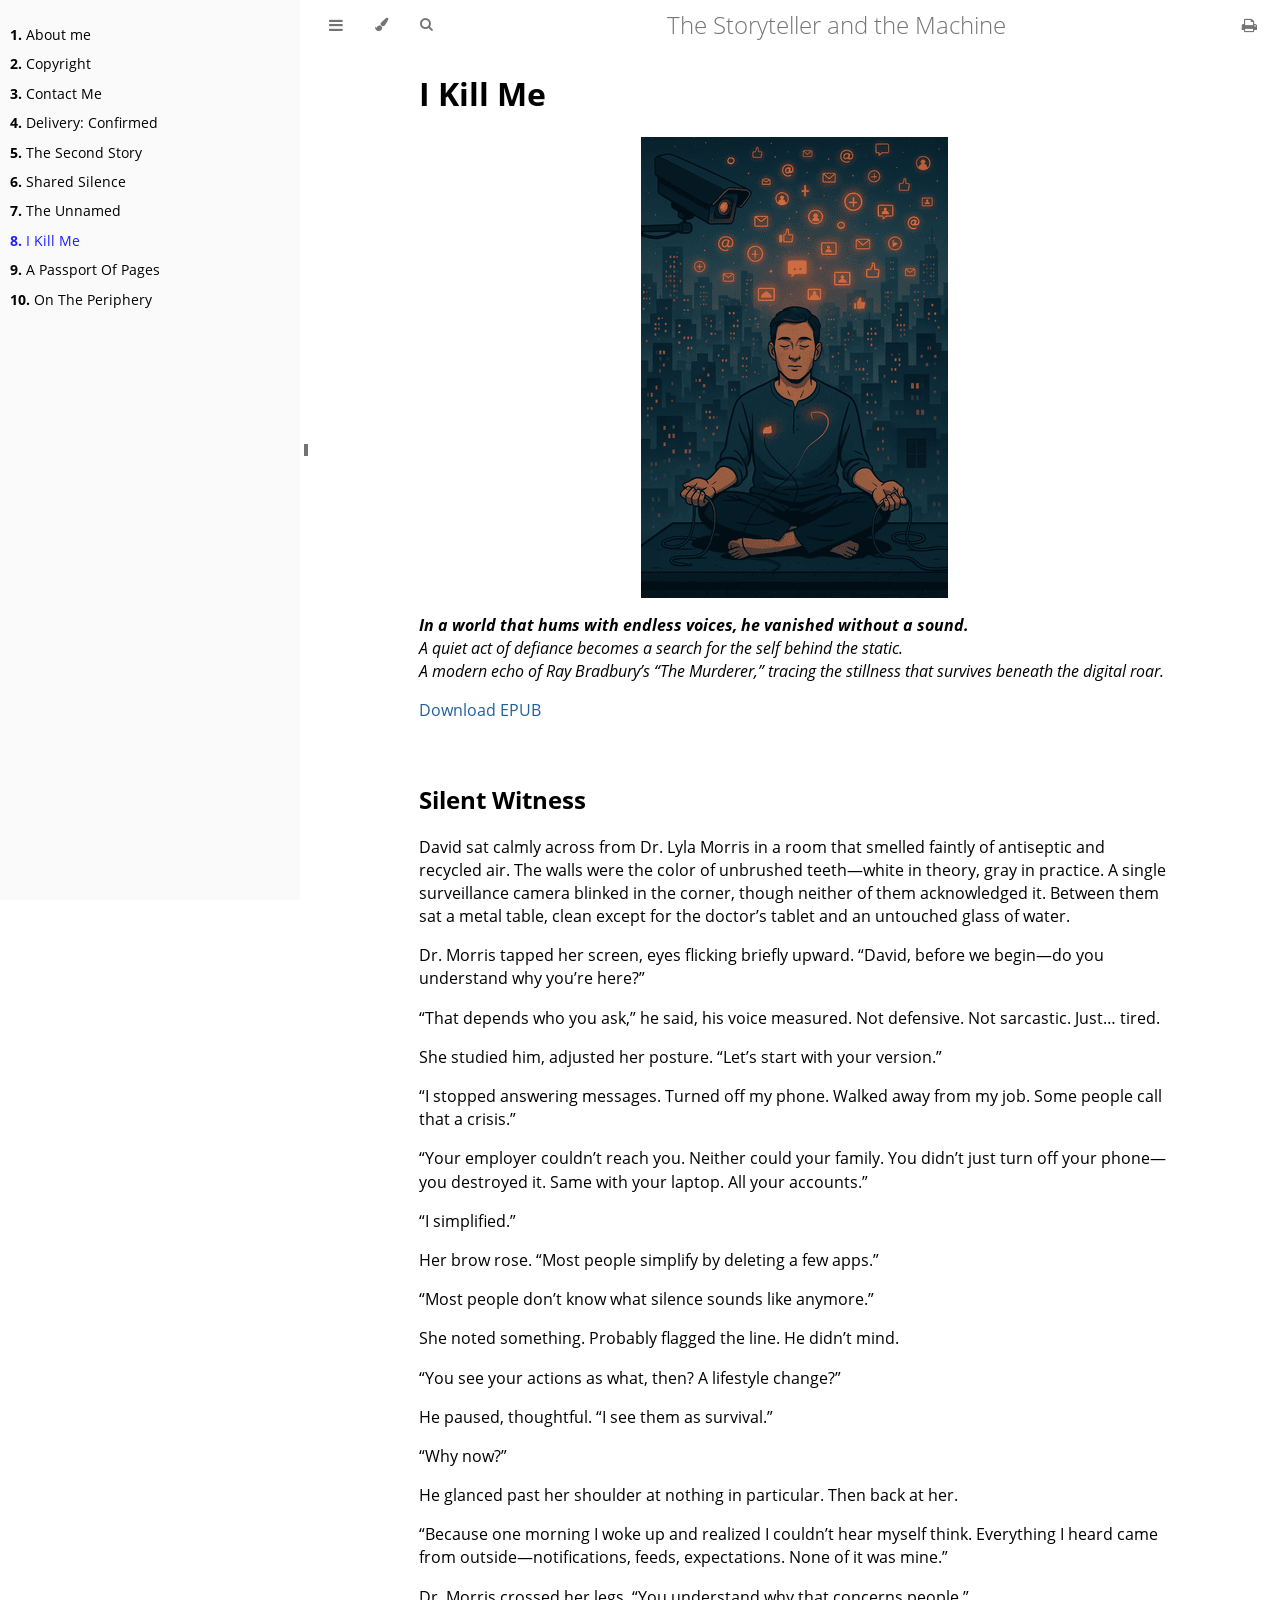
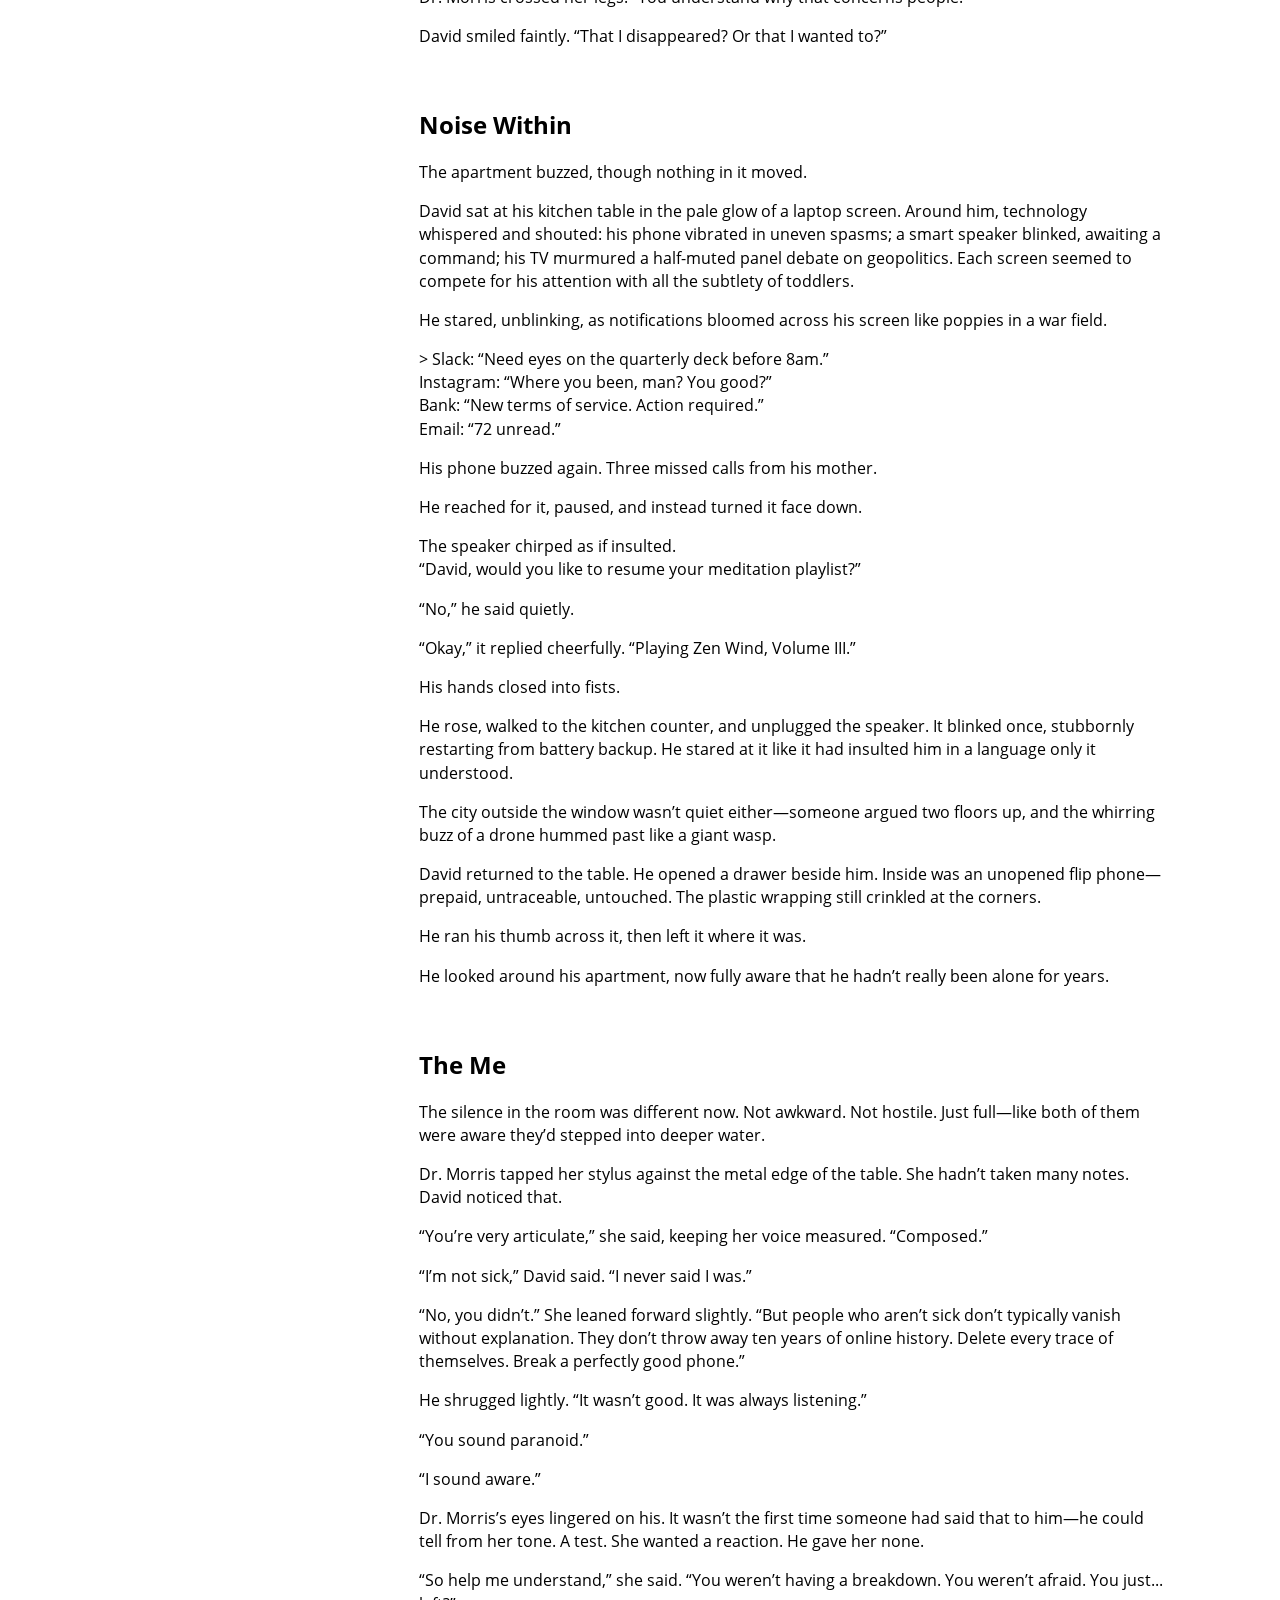
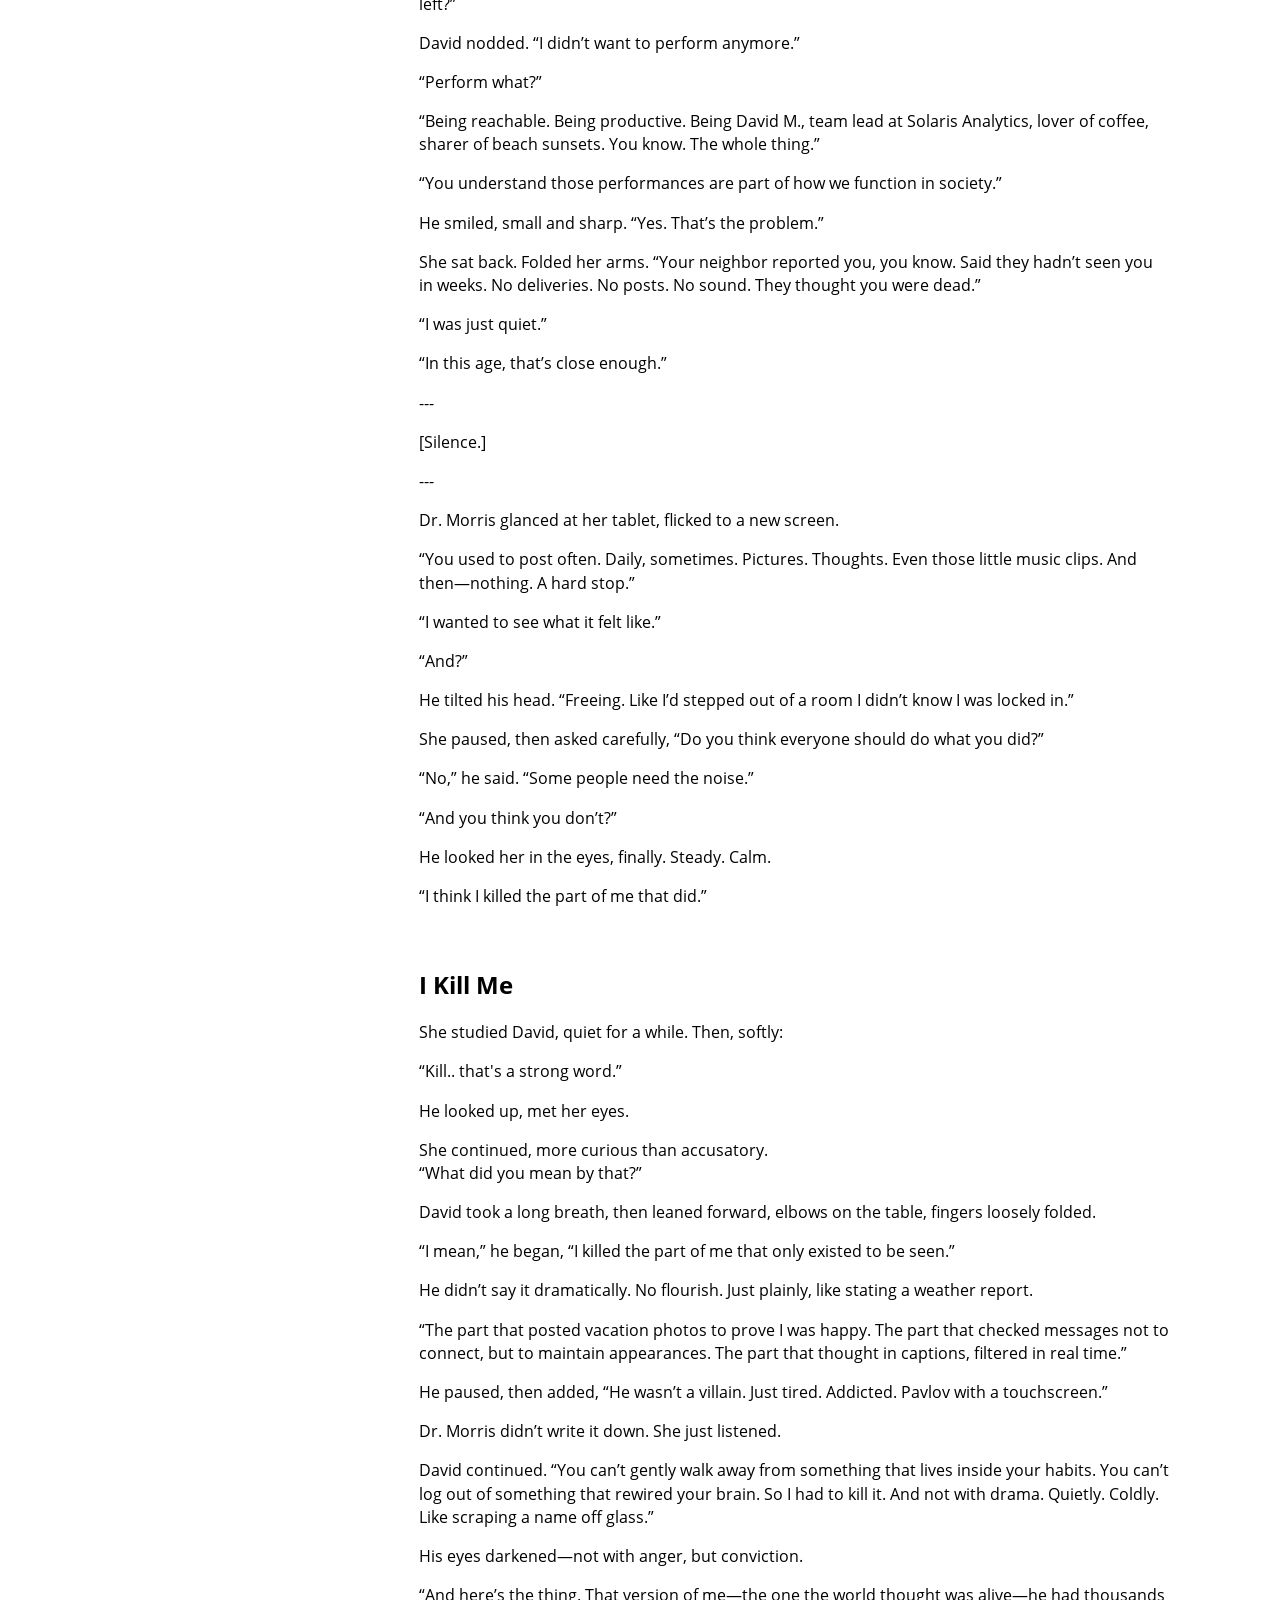
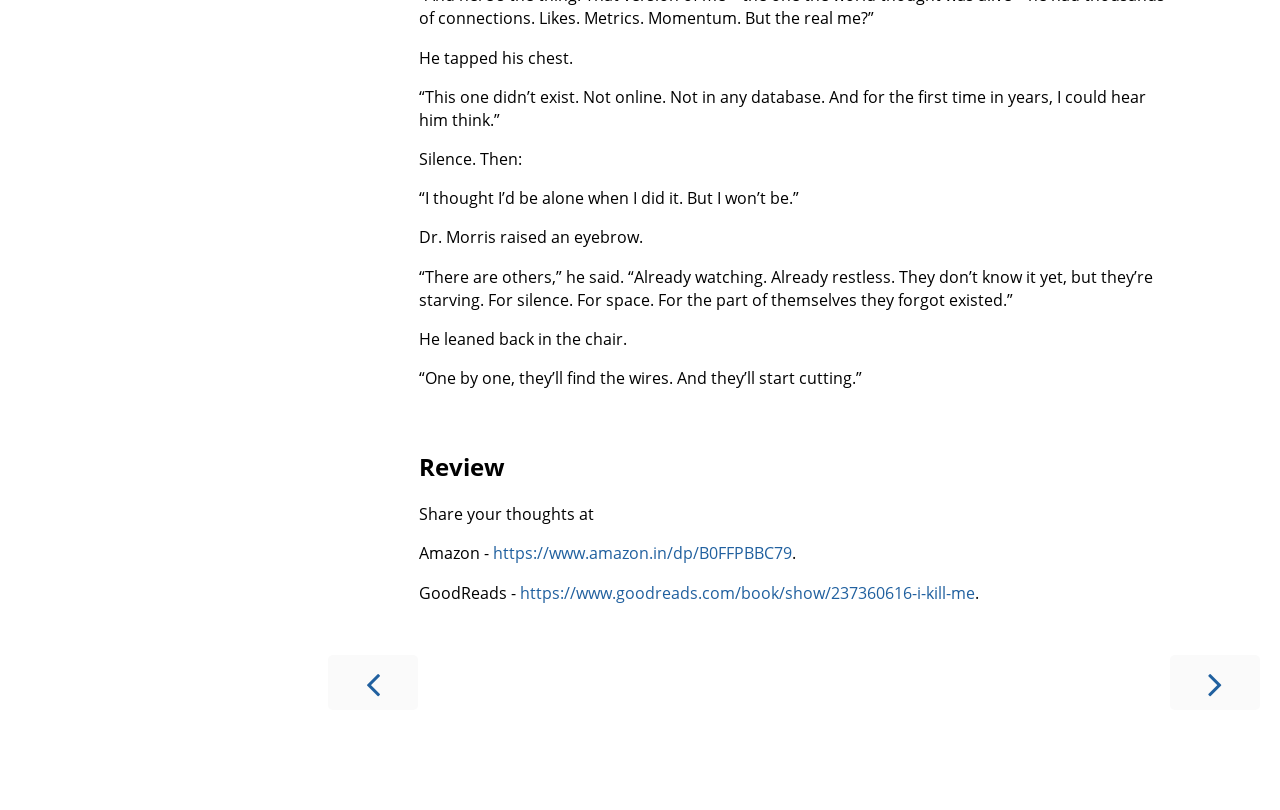
<file: I_Kill_Me.html>
<!DOCTYPE HTML>

<html class="light sidebar-visible" dir="ltr" lang="en">
<head>
<!-- Book generated using mdBook -->
<meta charset="utf-8"/>
<title>I Kill Me - The Storyteller and the Machine</title>
<!-- Custom HTML head -->
<meta content="" name="description"/>
<meta content="width=device-width, initial-scale=1" name="viewport"/>
<meta content="#ffffff" name="theme-color"/>
<link href="favicon.svg" rel="icon"/>
<link href="favicon.png" rel="shortcut icon"/>
<link href="css/variables.css" rel="stylesheet"/>
<link href="css/general.css" rel="stylesheet"/>
<link href="css/chrome.css" rel="stylesheet"/>
<link href="css/print.css" media="print" rel="stylesheet"/>
<!-- Fonts -->
<link href="FontAwesome/css/font-awesome.css" rel="stylesheet"/>
<link href="fonts/fonts.css" rel="stylesheet"/>
<!-- Highlight.js Stylesheets -->
<link href="highlight.css" id="highlight-css" rel="stylesheet"/>
<link href="tomorrow-night.css" id="tomorrow-night-css" rel="stylesheet"/>
<link href="ayu-highlight.css" id="ayu-highlight-css" rel="stylesheet"/>
<!-- Custom theme stylesheets -->
<link href="css/story.css" rel="stylesheet"/>
<!-- Provide site root and default themes to javascript -->
<script>
            const path_to_root = "";
            const default_light_theme = "light";
            const default_dark_theme = "navy";
        </script>
<!-- Start loading toc.js asap -->
<script src="toc.js"></script>
<meta content="I Kill Me" property="og:title"/><meta content="***In a world that hums with endless voices, he vanished without a sound.*** *A quiet act of defiance becomes a search for the self behind the static.* *A modern echo of Ray Bradbury’s “The Murderer,” tracing the stillness that survives beneath the digital roar.*" property="og:description"/><meta content="https://stories.madhukaraphatak.com/images/i_kill_me_header_scaled.png" property="og:image"/></head>
<body>
<div id="body-container">
<!-- Work around some values being stored in localStorage wrapped in quotes -->
<script>
            try {
                let theme = localStorage.getItem('mdbook-theme');
                let sidebar = localStorage.getItem('mdbook-sidebar');

                if (theme.startsWith('"') && theme.endsWith('"')) {
                    localStorage.setItem('mdbook-theme', theme.slice(1, theme.length - 1));
                }

                if (sidebar.startsWith('"') && sidebar.endsWith('"')) {
                    localStorage.setItem('mdbook-sidebar', sidebar.slice(1, sidebar.length - 1));
                }
            } catch (e) { }
        </script>
<!-- Set the theme before any content is loaded, prevents flash -->
<script>
            const default_theme = window.matchMedia("(prefers-color-scheme: dark)").matches ? default_dark_theme : default_light_theme;
            let theme;
            try { theme = localStorage.getItem('mdbook-theme'); } catch(e) { }
            if (theme === null || theme === undefined) { theme = default_theme; }
            const html = document.documentElement;
            html.classList.remove('light')
            html.classList.add(theme);
            html.classList.add("js");
        </script>
<input class="hidden" id="sidebar-toggle-anchor" type="checkbox"/>
<!-- Hide / unhide sidebar before it is displayed -->
<script>
            let sidebar = null;
            const sidebar_toggle = document.getElementById("sidebar-toggle-anchor");
            if (document.body.clientWidth >= 1080) {
                try { sidebar = localStorage.getItem('mdbook-sidebar'); } catch(e) { }
                sidebar = sidebar || 'visible';
            } else {
                sidebar = 'hidden';
            }
            sidebar_toggle.checked = sidebar === 'visible';
            html.classList.remove('sidebar-visible');
            html.classList.add("sidebar-" + sidebar);
        </script>
<nav aria-label="Table of contents" class="sidebar" id="sidebar">
<!-- populated by js -->
<mdbook-sidebar-scrollbox class="sidebar-scrollbox"></mdbook-sidebar-scrollbox>
<noscript>
<iframe class="sidebar-iframe-outer" src="toc.html"></iframe>
</noscript>
<div class="sidebar-resize-handle" id="sidebar-resize-handle">
<div class="sidebar-resize-indicator"></div>
</div>
</nav>
<div class="page-wrapper" id="page-wrapper">
<div class="page">
<!-- Google tag (gtag.js) -->
<script async="" src="https://www.googletagmanager.com/gtag/js?id=G-BDKJYZ15MC"></script>
<script>
                  window.dataLayer = window.dataLayer || [];
                  function gtag(){dataLayer.push(arguments);}
                  gtag('js', new Date());
                
                  gtag('config', 'G-BDKJYZ15MC');
                </script>
<div id="menu-bar-hover-placeholder"></div>
<div class="menu-bar sticky" id="menu-bar">
<div class="left-buttons">
<label aria-controls="sidebar" aria-label="Toggle Table of Contents" class="icon-button" for="sidebar-toggle-anchor" id="sidebar-toggle" title="Toggle Table of Contents">
<i class="fa fa-bars"></i>
</label>
<button aria-controls="theme-list" aria-expanded="false" aria-haspopup="true" aria-label="Change theme" class="icon-button" id="theme-toggle" title="Change theme" type="button">
<i class="fa fa-paint-brush"></i>
</button>
<ul aria-label="Themes" class="theme-popup" id="theme-list" role="menu">
<li role="none"><button class="theme" id="default_theme" role="menuitem">Auto</button></li>
<li role="none"><button class="theme" id="light" role="menuitem">Light</button></li>
<li role="none"><button class="theme" id="rust" role="menuitem">Rust</button></li>
<li role="none"><button class="theme" id="coal" role="menuitem">Coal</button></li>
<li role="none"><button class="theme" id="navy" role="menuitem">Navy</button></li>
<li role="none"><button class="theme" id="ayu" role="menuitem">Ayu</button></li>
</ul>
<button aria-controls="searchbar" aria-expanded="false" aria-keyshortcuts="S" aria-label="Toggle Searchbar" class="icon-button" id="search-toggle" title="Search. (Shortkey: s)" type="button">
<i class="fa fa-search"></i>
</button>
</div>
<h1 class="menu-title">The Storyteller and the Machine</h1>
<div class="right-buttons">
<a aria-label="Print this book" href="print.html" title="Print this book">
<i class="fa fa-print" id="print-button"></i>
</a>
</div>
</div>
<div class="hidden" id="search-wrapper">
<form class="searchbar-outer" id="searchbar-outer">
<input aria-controls="searchresults-outer" aria-describedby="searchresults-header" id="searchbar" name="searchbar" placeholder="Search this book ..." type="search"/>
</form>
<div class="searchresults-outer hidden" id="searchresults-outer">
<div class="searchresults-header" id="searchresults-header"></div>
<ul id="searchresults">
</ul>
</div>
</div>
<!-- Apply ARIA attributes after the sidebar and the sidebar toggle button are added to the DOM -->
<script>
                    document.getElementById('sidebar-toggle').setAttribute('aria-expanded', sidebar === 'visible');
                    document.getElementById('sidebar').setAttribute('aria-hidden', sidebar !== 'visible');
                    Array.from(document.querySelectorAll('#sidebar a')).forEach(function(link) {
                        link.setAttribute('tabIndex', sidebar === 'visible' ? 0 : -1);
                    });
                </script>
<div class="content" id="content">
<main>
<h1 id="i-kill-me"><a class="header" href="#i-kill-me">I Kill Me</a></h1>
<p><img alt="I Kill Me" src="/images/i_kill_me_header_scaled.png#story-header"/></p>
<p><em><strong>In a world that hums with endless voices, he vanished without a sound.</strong></em><br/>
<em>A quiet act of defiance becomes a search for the self behind the static.</em><br/>
<em>A modern echo of Ray Bradbury’s “The Murderer,” tracing the stillness that survives beneath the digital roar.</em></p>
<p><a href="./I_Kill_Me.epub">Download EPUB</a></p>
<h2 id="silent-witness"><a class="header" href="#silent-witness">Silent Witness</a></h2>
<p>David sat calmly across from Dr. Lyla Morris in a room that smelled faintly of antiseptic and recycled air. The walls were the color of unbrushed teeth—white in theory, gray in practice. A single surveillance camera blinked in the corner, though neither of them acknowledged it. Between them sat a metal table, clean except for the doctor’s tablet and an untouched glass of water.</p>
<p>Dr. Morris tapped her screen, eyes flicking briefly upward. “David, before we begin—do you understand why you’re here?”</p>
<p>“That depends who you ask,” he said, his voice measured. Not defensive. Not sarcastic. Just… tired.</p>
<p>She studied him, adjusted her posture. “Let’s start with your version.”</p>
<p>“I stopped answering messages. Turned off my phone. Walked away from my job. Some people call that a crisis.”</p>
<p>“Your employer couldn’t reach you. Neither could your family. You didn’t just turn off your phone—you destroyed it. Same with your laptop. All your accounts.”</p>
<p>“I simplified.”</p>
<p>Her brow rose. “Most people simplify by deleting a few apps.”</p>
<p>“Most people don’t know what silence sounds like anymore.”</p>
<p>She noted something. Probably flagged the line. He didn’t mind.</p>
<p>“You see your actions as what, then? A lifestyle change?”</p>
<p>He paused, thoughtful. “I see them as survival.”</p>
<p>“Why now?”</p>
<p>He glanced past her shoulder at nothing in particular. Then back at her.</p>
<p>“Because one morning I woke up and realized I couldn’t hear myself think. Everything I heard came from outside—notifications, feeds, expectations. None of it was mine.”</p>
<p>Dr. Morris crossed her legs. “You understand why that concerns people.”</p>
<p>David smiled faintly. “That I disappeared? Or that I wanted to?”</p>
<h2 id="noise-within"><a class="header" href="#noise-within">Noise Within</a></h2>
<p>The apartment buzzed, though nothing in it moved.</p>
<p>David sat at his kitchen table in the pale glow of a laptop screen. Around him, technology whispered and shouted: his phone vibrated in uneven spasms; a smart speaker blinked, awaiting a command; his TV murmured a half-muted panel debate on geopolitics. Each screen seemed to compete for his attention with all the subtlety of toddlers.</p>
<p>He stared, unblinking, as notifications bloomed across his screen like poppies in a war field.</p>
<p>&gt; Slack: “Need eyes on the quarterly deck before 8am.”<br/>
Instagram: “Where you been, man? You good?”<br/>
Bank: “New terms of service. Action required.”<br/>
Email: “72 unread.”</p>
<p>His phone buzzed again. Three missed calls from his mother.</p>
<p>He reached for it, paused, and instead turned it face down.</p>
<p>The speaker chirped as if insulted.<br/>
“David, would you like to resume your meditation playlist?”</p>
<p>“No,” he said quietly.</p>
<p>“Okay,” it replied cheerfully. “Playing Zen Wind, Volume III.”</p>
<p>His hands closed into fists.</p>
<p>He rose, walked to the kitchen counter, and unplugged the speaker. It blinked once, stubbornly restarting from battery backup. He stared at it like it had insulted him in a language only it understood.</p>
<p>The city outside the window wasn’t quiet either—someone argued two floors up, and the whirring buzz of a drone hummed past like a giant wasp.</p>
<p>David returned to the table. He opened a drawer beside him. Inside was an unopened flip phone—prepaid, untraceable, untouched. The plastic wrapping still crinkled at the corners.</p>
<p>He ran his thumb across it, then left it where it was.</p>
<p>He looked around his apartment, now fully aware that he hadn’t really been alone for years.</p>
<h2 id="the-me"><a class="header" href="#the-me">The Me</a></h2>
<p>The silence in the room was different now. Not awkward. Not hostile. Just full—like both of them were aware they’d stepped into deeper water.</p>
<p>Dr. Morris tapped her stylus against the metal edge of the table. She hadn’t taken many notes. David noticed that.</p>
<p>“You’re very articulate,” she said, keeping her voice measured. “Composed.”</p>
<p>“I’m not sick,” David said. “I never said I was.”</p>
<p>“No, you didn’t.” She leaned forward slightly. “But people who aren’t sick don’t typically vanish without explanation. They don’t throw away ten years of online history. Delete every trace of themselves. Break a perfectly good phone.”</p>
<p>He shrugged lightly. “It wasn’t good. It was always listening.”</p>
<p>“You sound paranoid.”</p>
<p>“I sound aware.”</p>
<p>Dr. Morris’s eyes lingered on his. It wasn’t the first time someone had said that to him—he could tell from her tone. A test. She wanted a reaction. He gave her none.</p>
<p>“So help me understand,” she said. “You weren’t having a breakdown. You weren’t afraid. You just... left?”</p>
<p>David nodded. “I didn’t want to perform anymore.”</p>
<p>“Perform what?”</p>
<p>“Being reachable. Being productive. Being David M., team lead at Solaris Analytics, lover of coffee, sharer of beach sunsets. You know. The whole thing.”</p>
<p>“You understand those performances are part of how we function in society.”</p>
<p>He smiled, small and sharp. “Yes. That’s the problem.”</p>
<p>She sat back. Folded her arms. “Your neighbor reported you, you know. Said they hadn’t seen you in weeks. No deliveries. No posts. No sound. They thought you were dead.”</p>
<p>“I was just quiet.”</p>
<p>“In this age, that’s close enough.”</p>
<p>---</p>
<p>[Silence.]</p>
<p>---</p>
<p>Dr. Morris glanced at her tablet, flicked to a new screen.</p>
<p>“You used to post often. Daily, sometimes. Pictures. Thoughts. Even those little music clips. And then—nothing. A hard stop.”</p>
<p>“I wanted to see what it felt like.”</p>
<p>“And?”</p>
<p>He tilted his head. “Freeing. Like I’d stepped out of a room I didn’t know I was locked in.”</p>
<p>She paused, then asked carefully, “Do you think everyone should do what you did?”</p>
<p>“No,” he said. “Some people need the noise.”</p>
<p>“And you think you don’t?”</p>
<p>He looked her in the eyes, finally. Steady. Calm.</p>
<p>“I think I killed the part of me that did.”</p>
<h2 id="i-kill-me-1"><a class="header" href="#i-kill-me-1">I Kill Me</a></h2>
<p>She studied David, quiet for a while. Then, softly:</p>
<p>“Kill.. that's a strong word.”</p>
<p>He looked up, met her eyes.</p>
<p>She continued, more curious than accusatory.<br/>
“What did you mean by that?”</p>
<p>David took a long breath, then leaned forward, elbows on the table, fingers loosely folded.</p>
<p>“I mean,” he began, “I killed the part of me that only existed to be seen.”</p>
<p>He didn’t say it dramatically. No flourish. Just plainly, like stating a weather report.</p>
<p>“The part that posted vacation photos to prove I was happy. The part that checked messages not to connect, but to maintain appearances. The part that thought in captions, filtered in real time.”</p>
<p>He paused, then added, “He wasn’t a villain. Just tired. Addicted. Pavlov with a touchscreen.”</p>
<p>Dr. Morris didn’t write it down. She just listened.</p>
<p>David continued. “You can’t gently walk away from something that lives inside your habits. You can’t log out of something that rewired your brain. So I had to kill it. And not with drama. Quietly. Coldly. Like scraping a name off glass.”</p>
<p>His eyes darkened—not with anger, but conviction.</p>
<p>“And here’s the thing. That version of me—the one the world thought was alive—he had thousands of connections. Likes. Metrics. Momentum. But the real me?”</p>
<p>He tapped his chest.</p>
<p>“This one didn’t exist. Not online. Not in any database. And for the first time in years, I could hear him think.”</p>
<p>Silence. Then:</p>
<p>“I thought I’d be alone when I did it. But I won’t be.”</p>
<p>Dr. Morris raised an eyebrow.</p>
<p>“There are others,” he said. “Already watching. Already restless. They don’t know it yet, but they’re starving. For silence. For space. For the part of themselves they forgot existed.”</p>
<p>He leaned back in the chair.</p>
<p>“One by one, they’ll find the wires. And they’ll start cutting.”</p>
<h2 id="review"><a class="header" href="#review">Review</a></h2>
<p>Share your thoughts at</p>
<p>Amazon - <a href="https://www.amazon.in/dp/B0FFPBBC79">https://www.amazon.in/dp/B0FFPBBC79</a>.</p>
<p>GoodReads - <a href="https://www.goodreads.com/book/show/237360616-i-kill-me">https://www.goodreads.com/book/show/237360616-i-kill-me</a>.</p>
</main>
<nav aria-label="Page navigation" class="nav-wrapper">
<!-- Mobile navigation buttons -->
<a aria-keyshortcuts="Left" aria-label="Previous chapter" class="mobile-nav-chapters previous" href="The_Unnamed.html" rel="prev" title="Previous chapter">
<i class="fa fa-angle-left"></i>
</a>
<a aria-keyshortcuts="Right" aria-label="Next chapter" class="mobile-nav-chapters next" href="A_Passport_of_Pages.html" rel="next prefetch" title="Next chapter">
<i class="fa fa-angle-right"></i>
</a>
<div style="clear: both"></div>
</nav>
</div>
</div>
<nav aria-label="Page navigation" class="nav-wide-wrapper">
<a aria-keyshortcuts="Left" aria-label="Previous chapter" class="nav-chapters previous" href="The_Unnamed.html" rel="prev" title="Previous chapter">
<i class="fa fa-angle-left"></i>
</a>
<a aria-keyshortcuts="Right" aria-label="Next chapter" class="nav-chapters next" href="A_Passport_of_Pages.html" rel="next prefetch" title="Next chapter">
<i class="fa fa-angle-right"></i>
</a>
</nav>
</div>
<script>
            window.playground_copyable = true;
        </script>
<script src="elasticlunr.min.js"></script>
<script src="mark.min.js"></script>
<script src="searcher.js"></script>
<script src="clipboard.min.js"></script>
<script src="highlight.js"></script>
<script src="book.js"></script>
<!-- Custom JS scripts -->
</div>
</body>
</html>
</file>
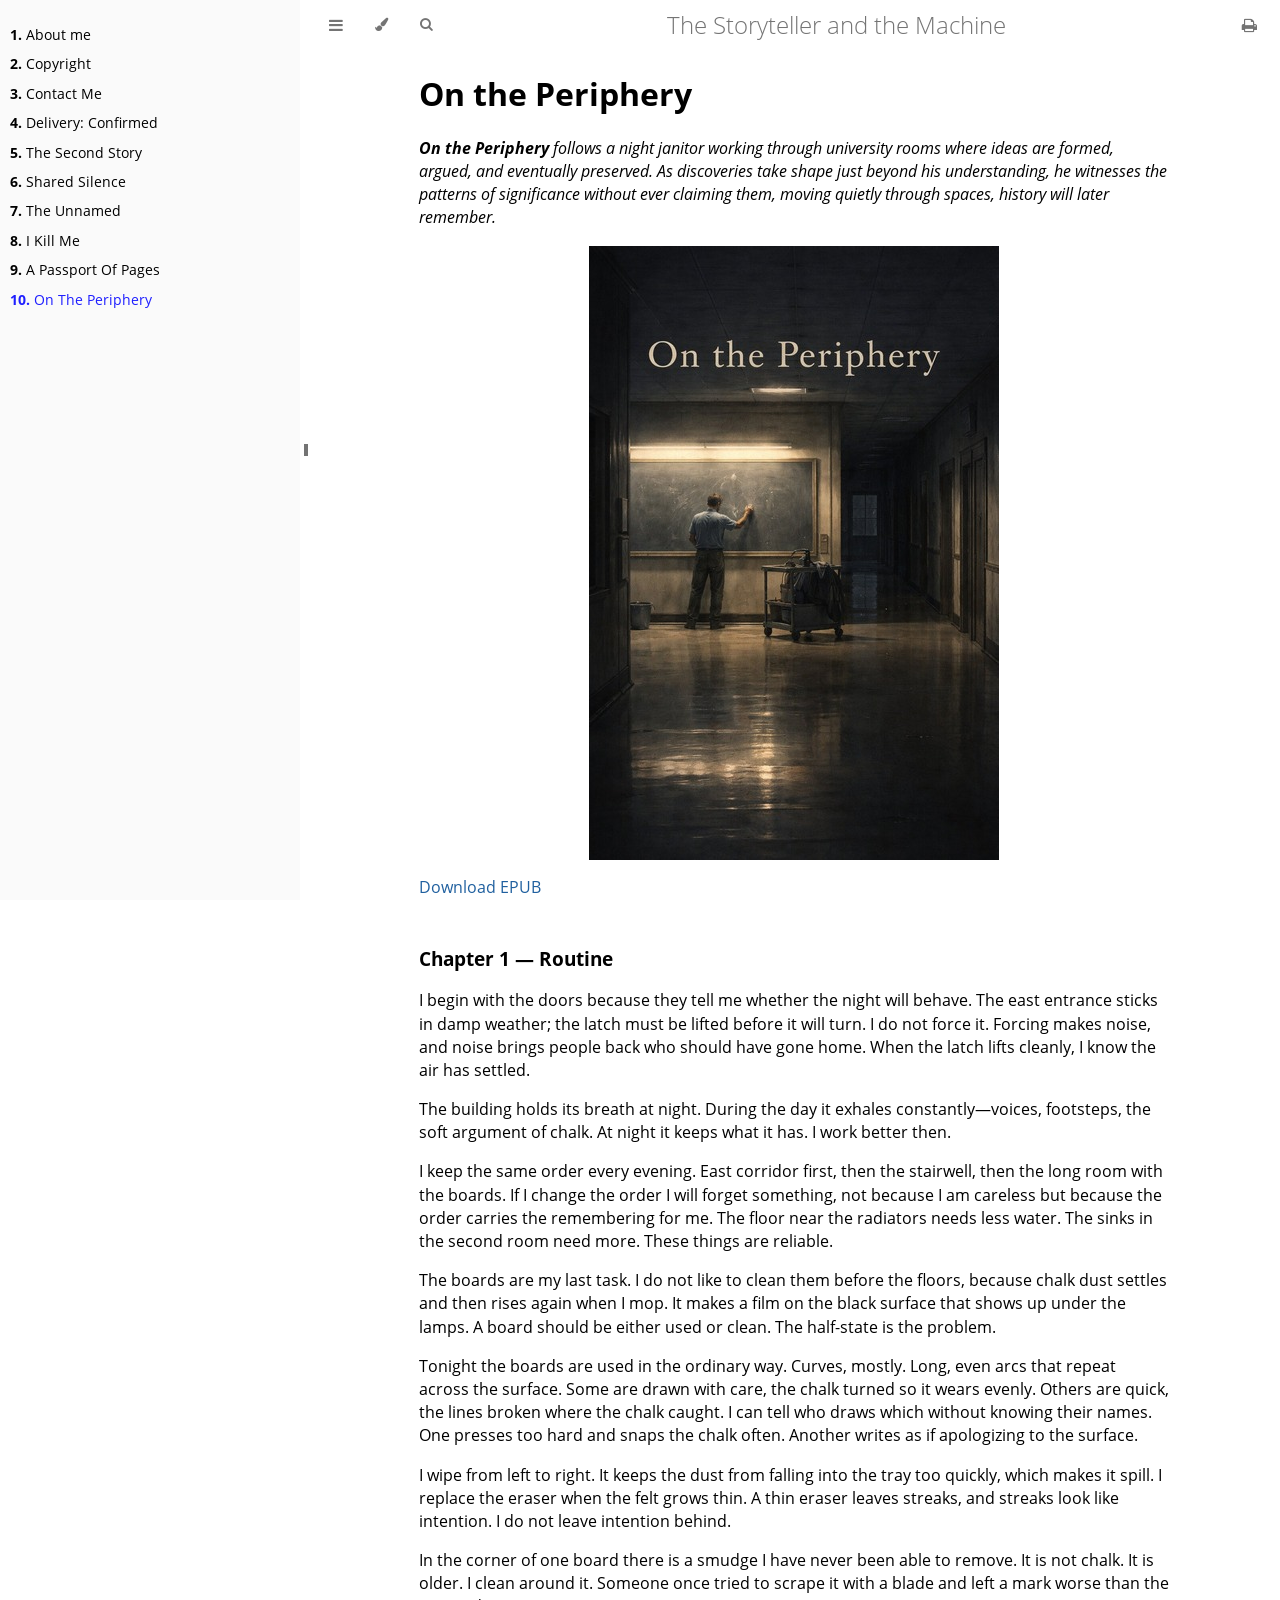
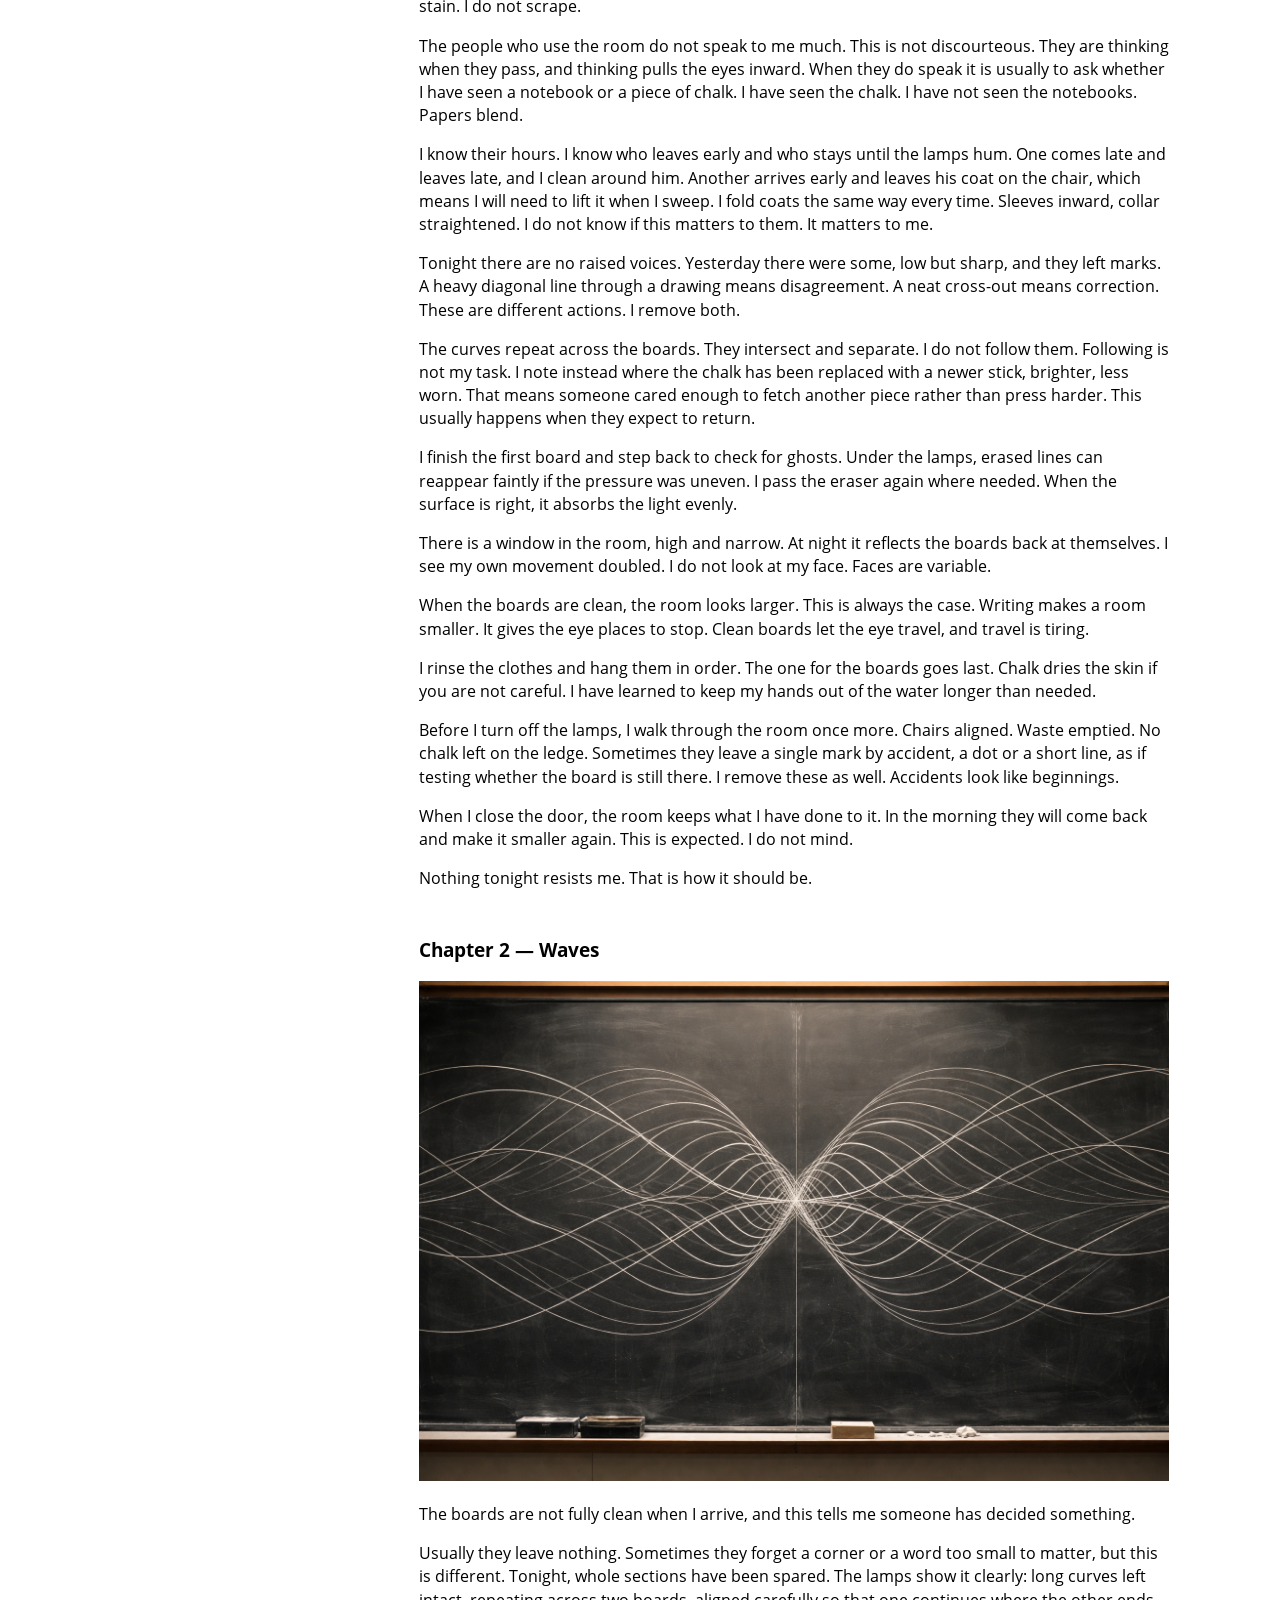
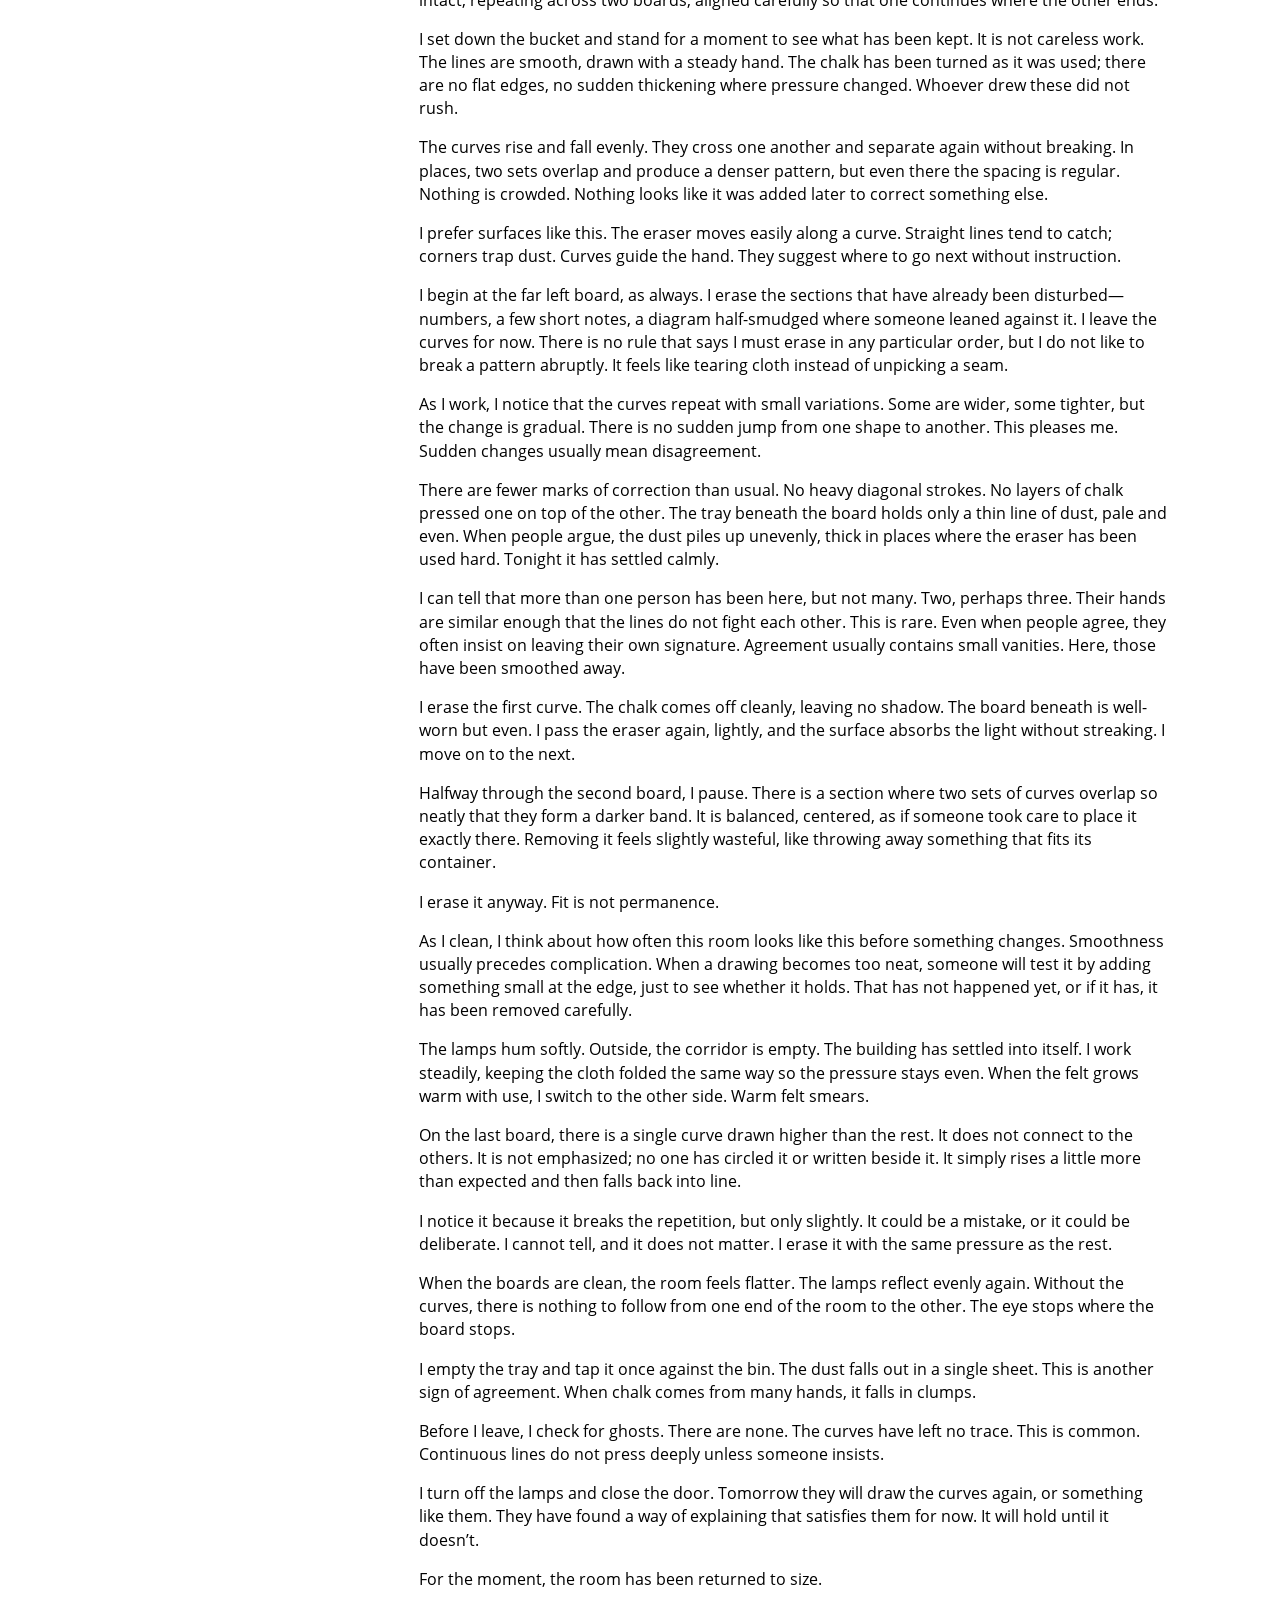
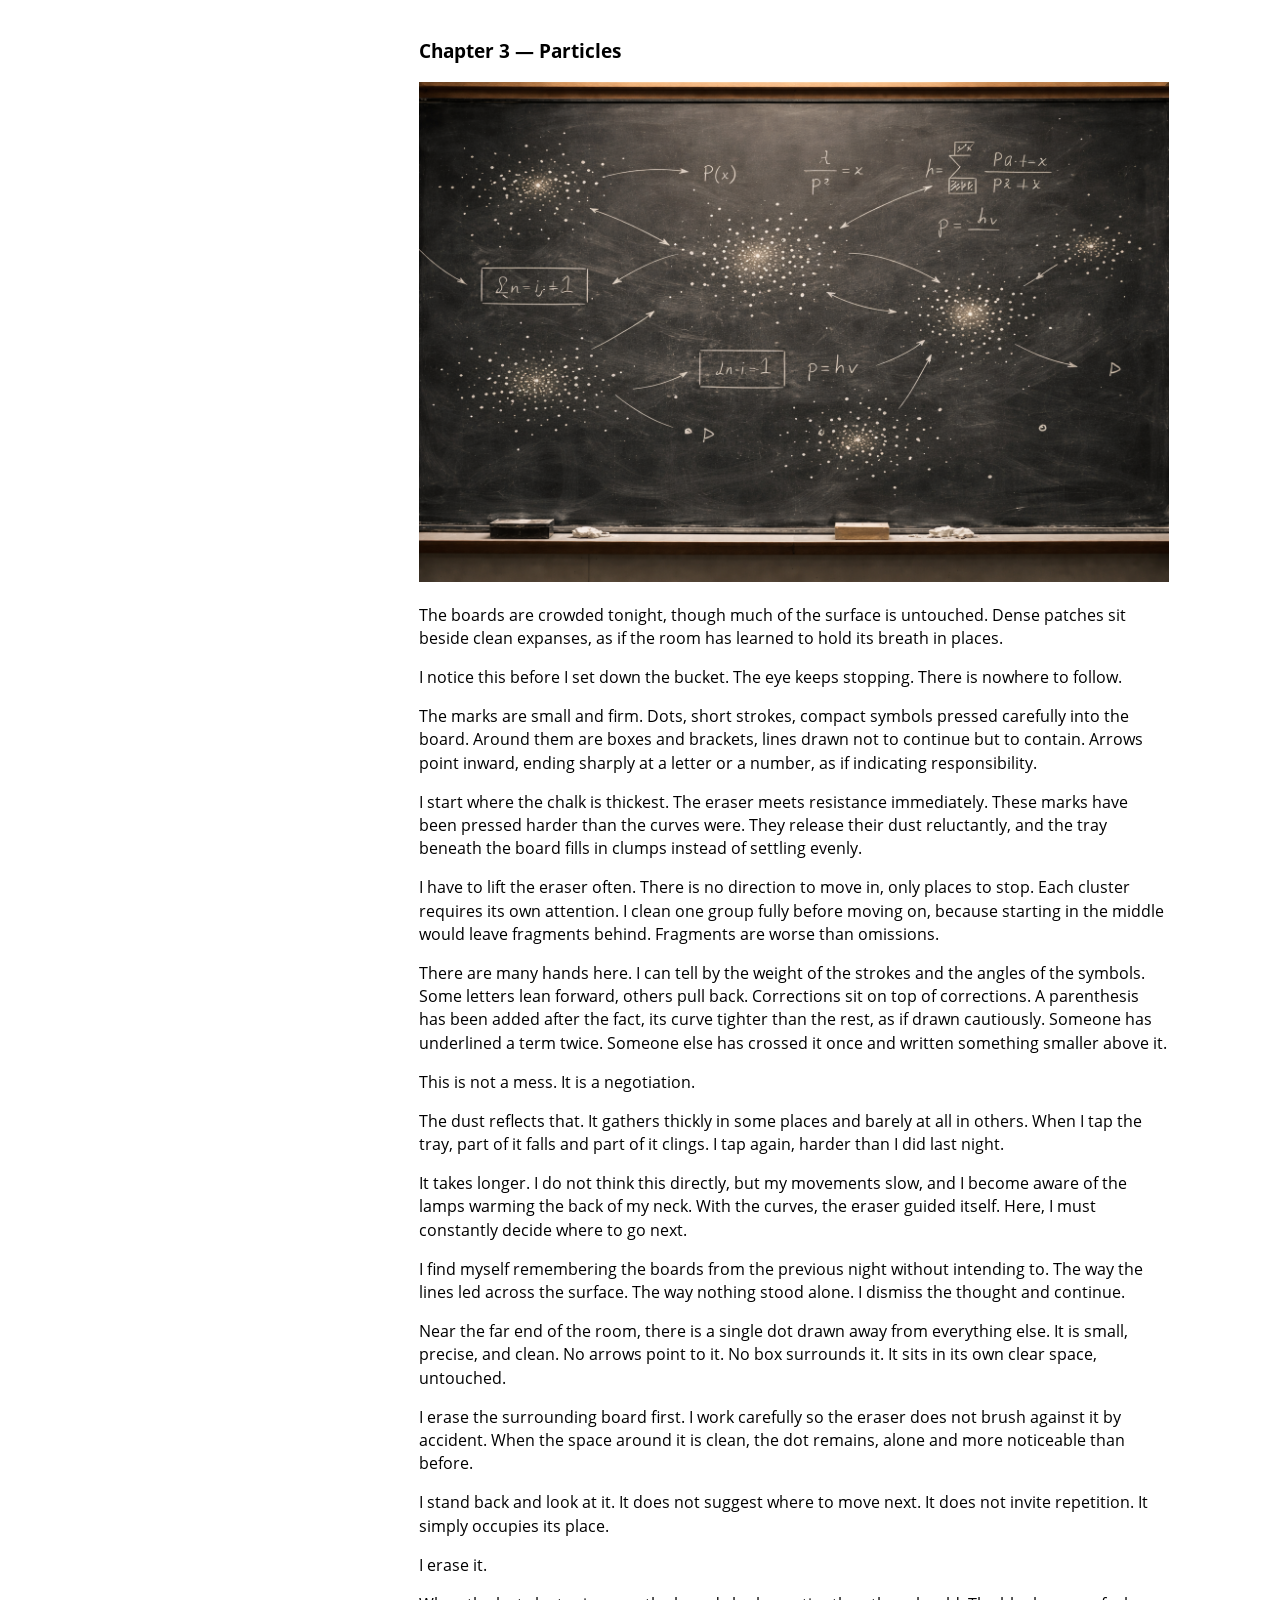
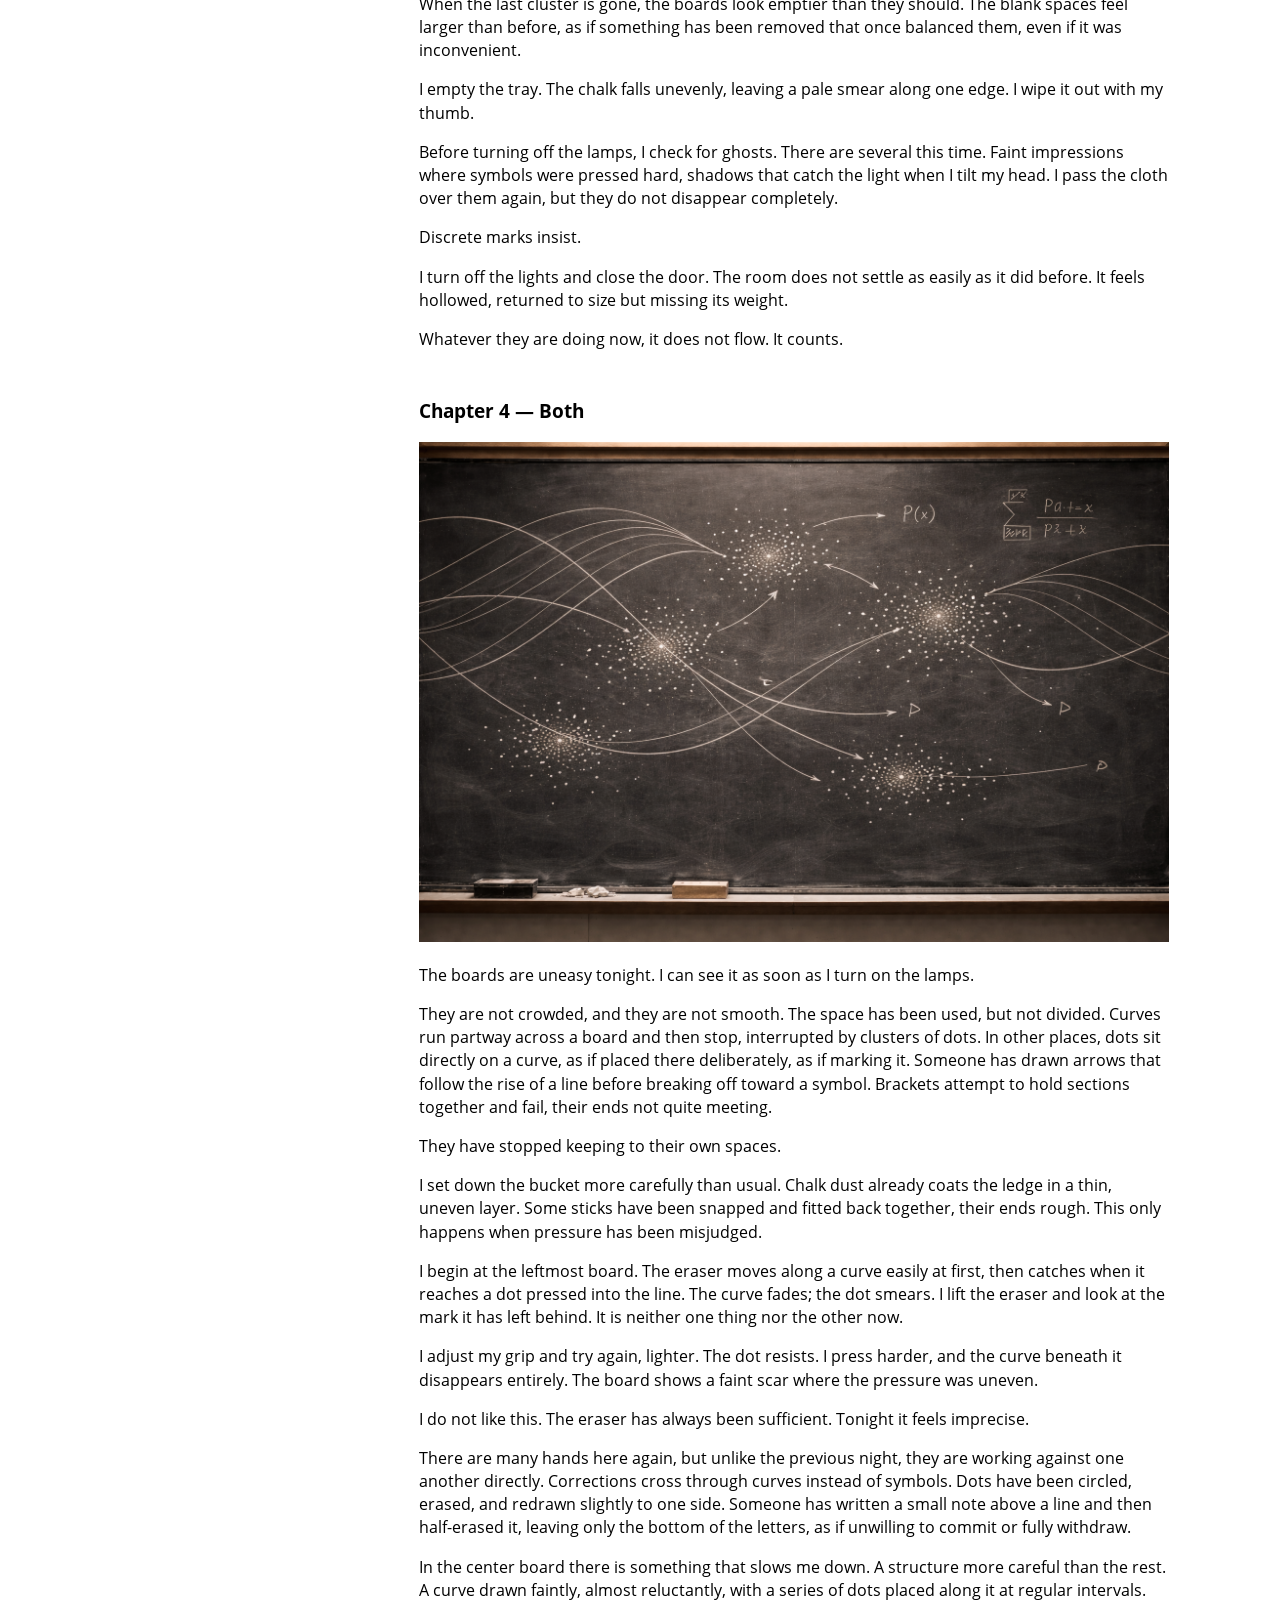
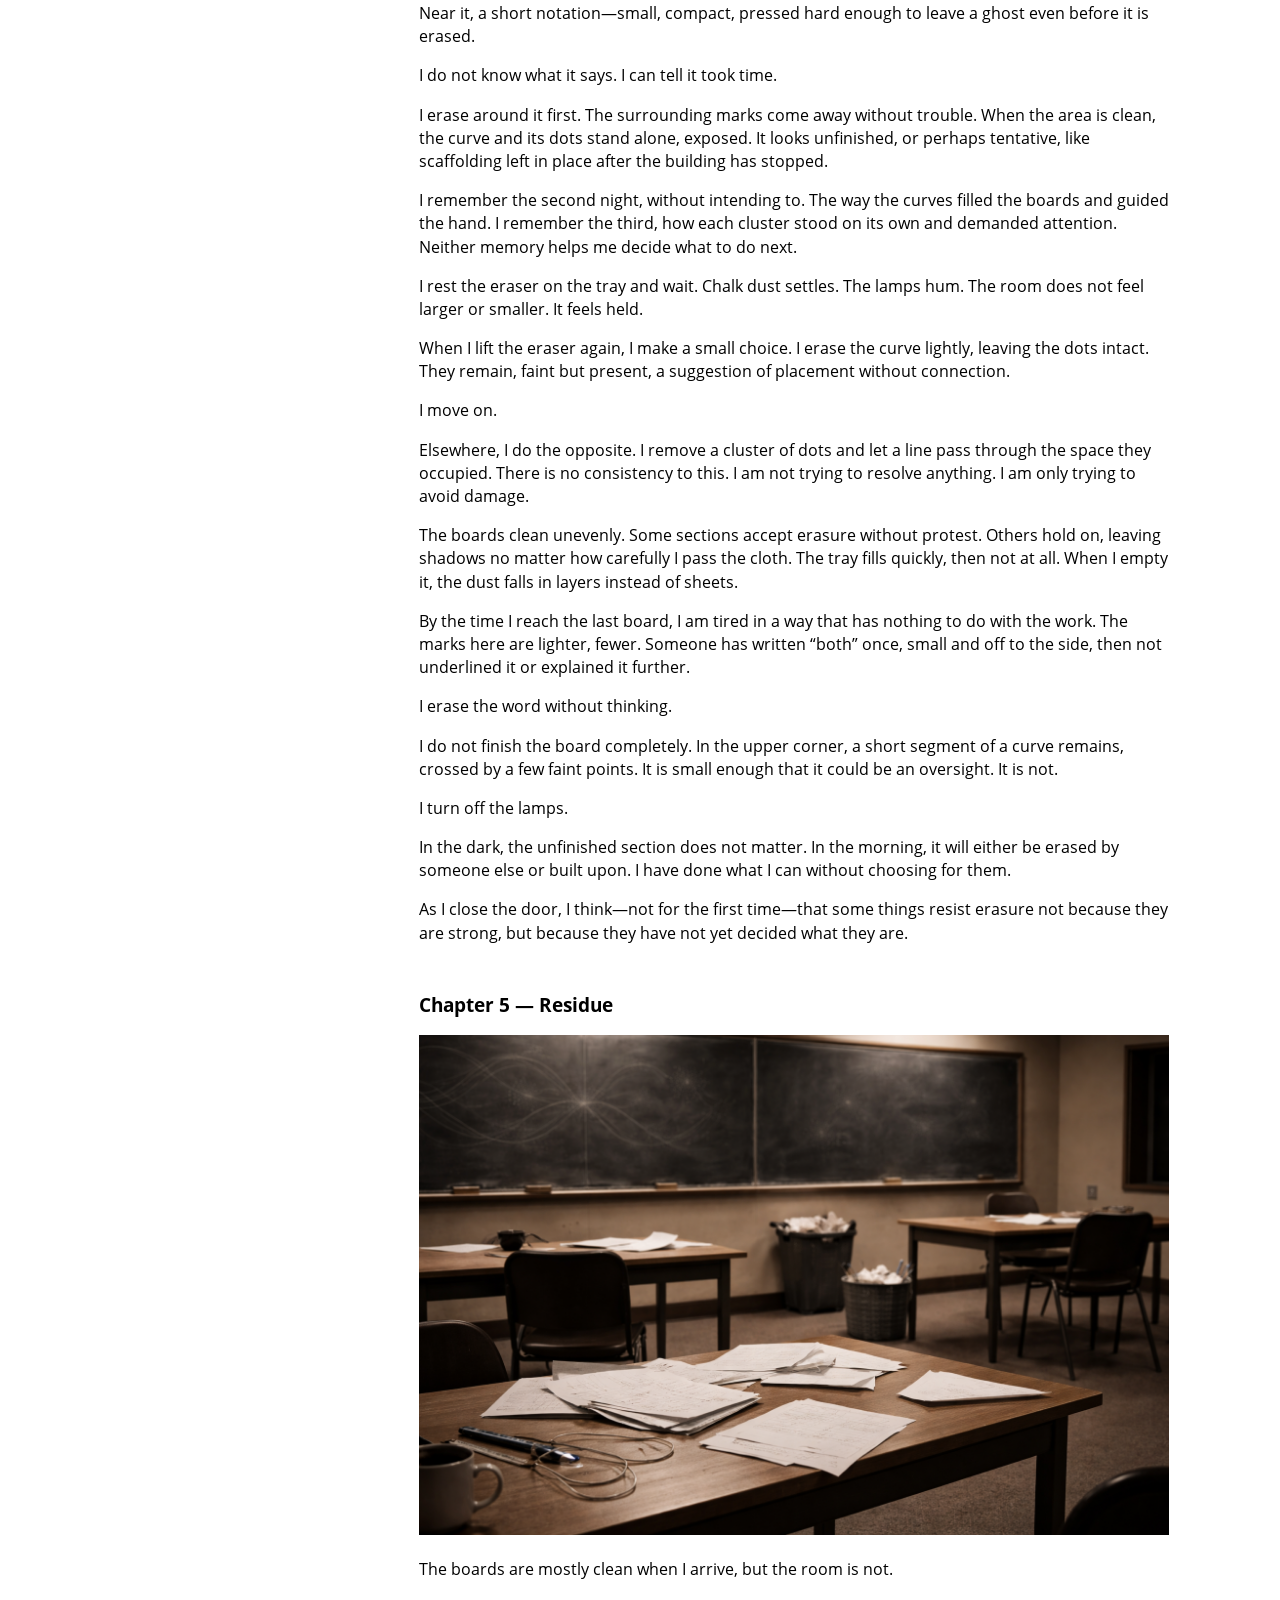
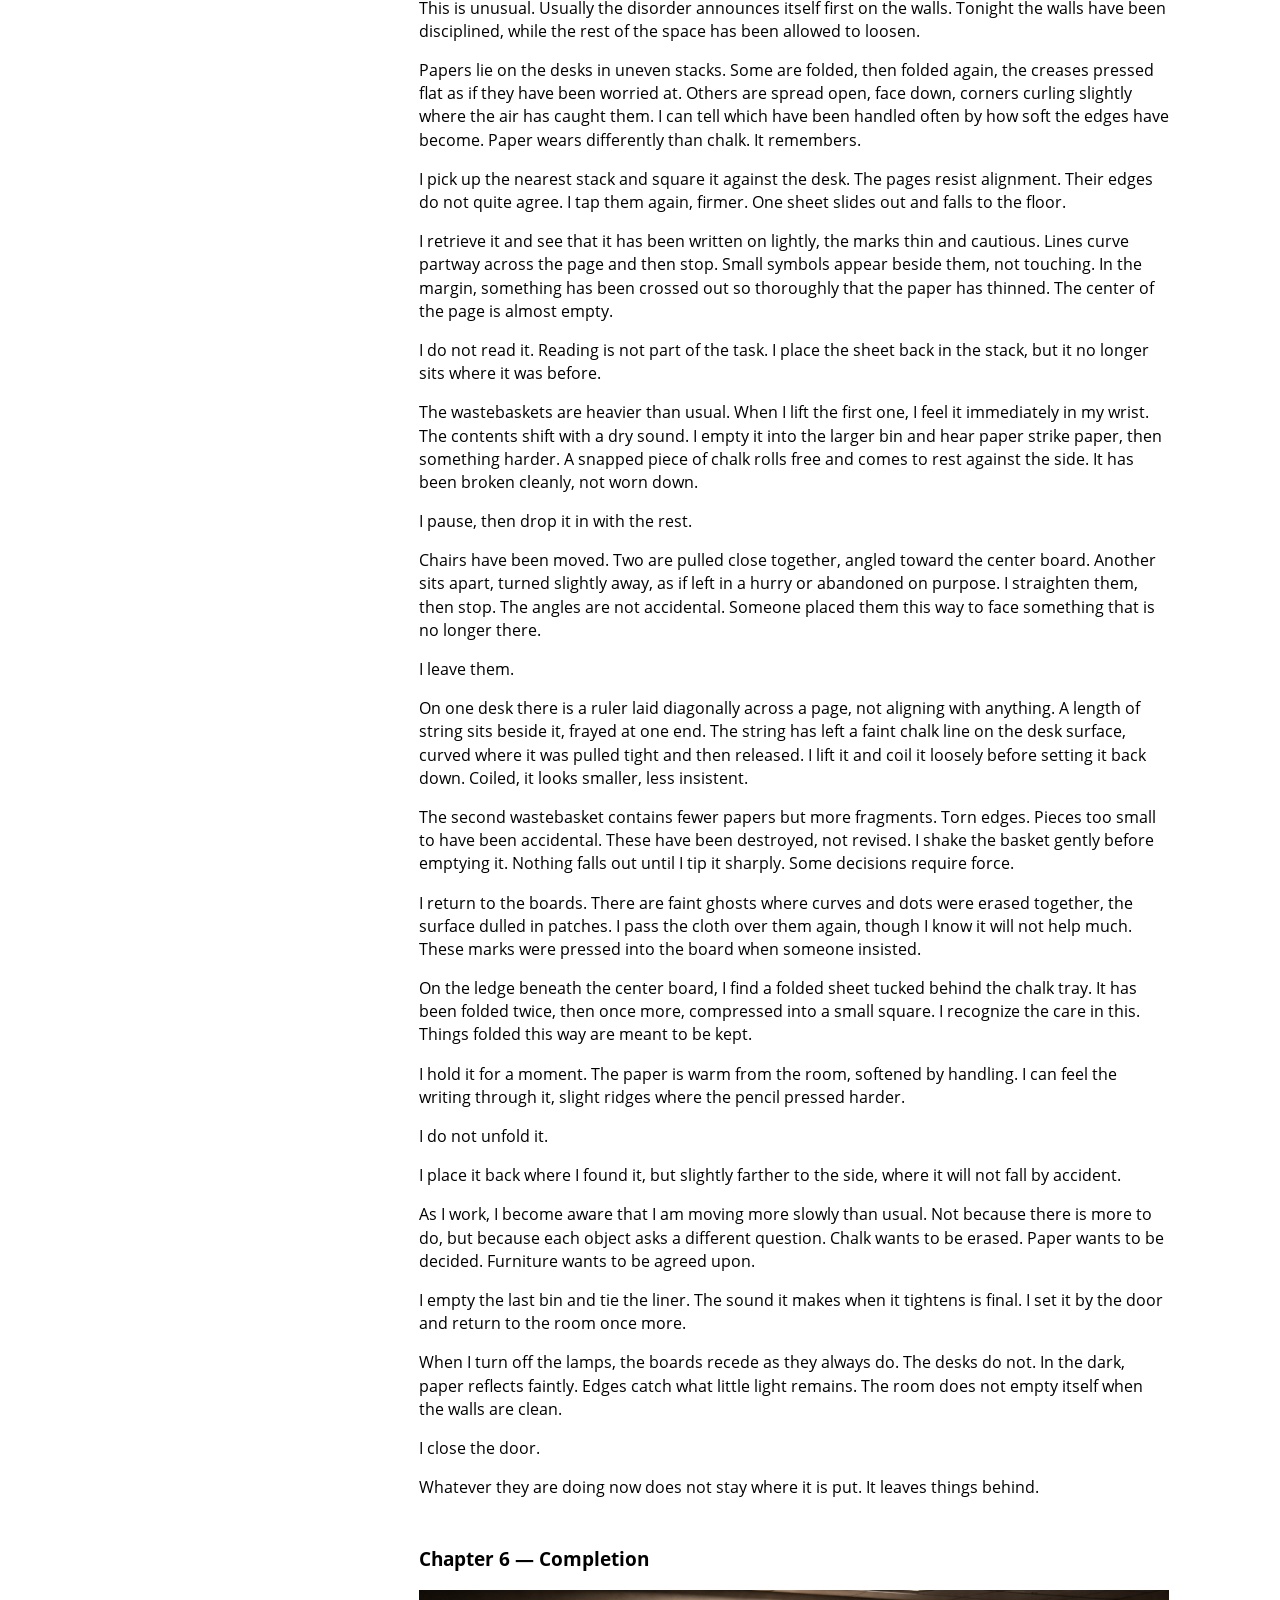
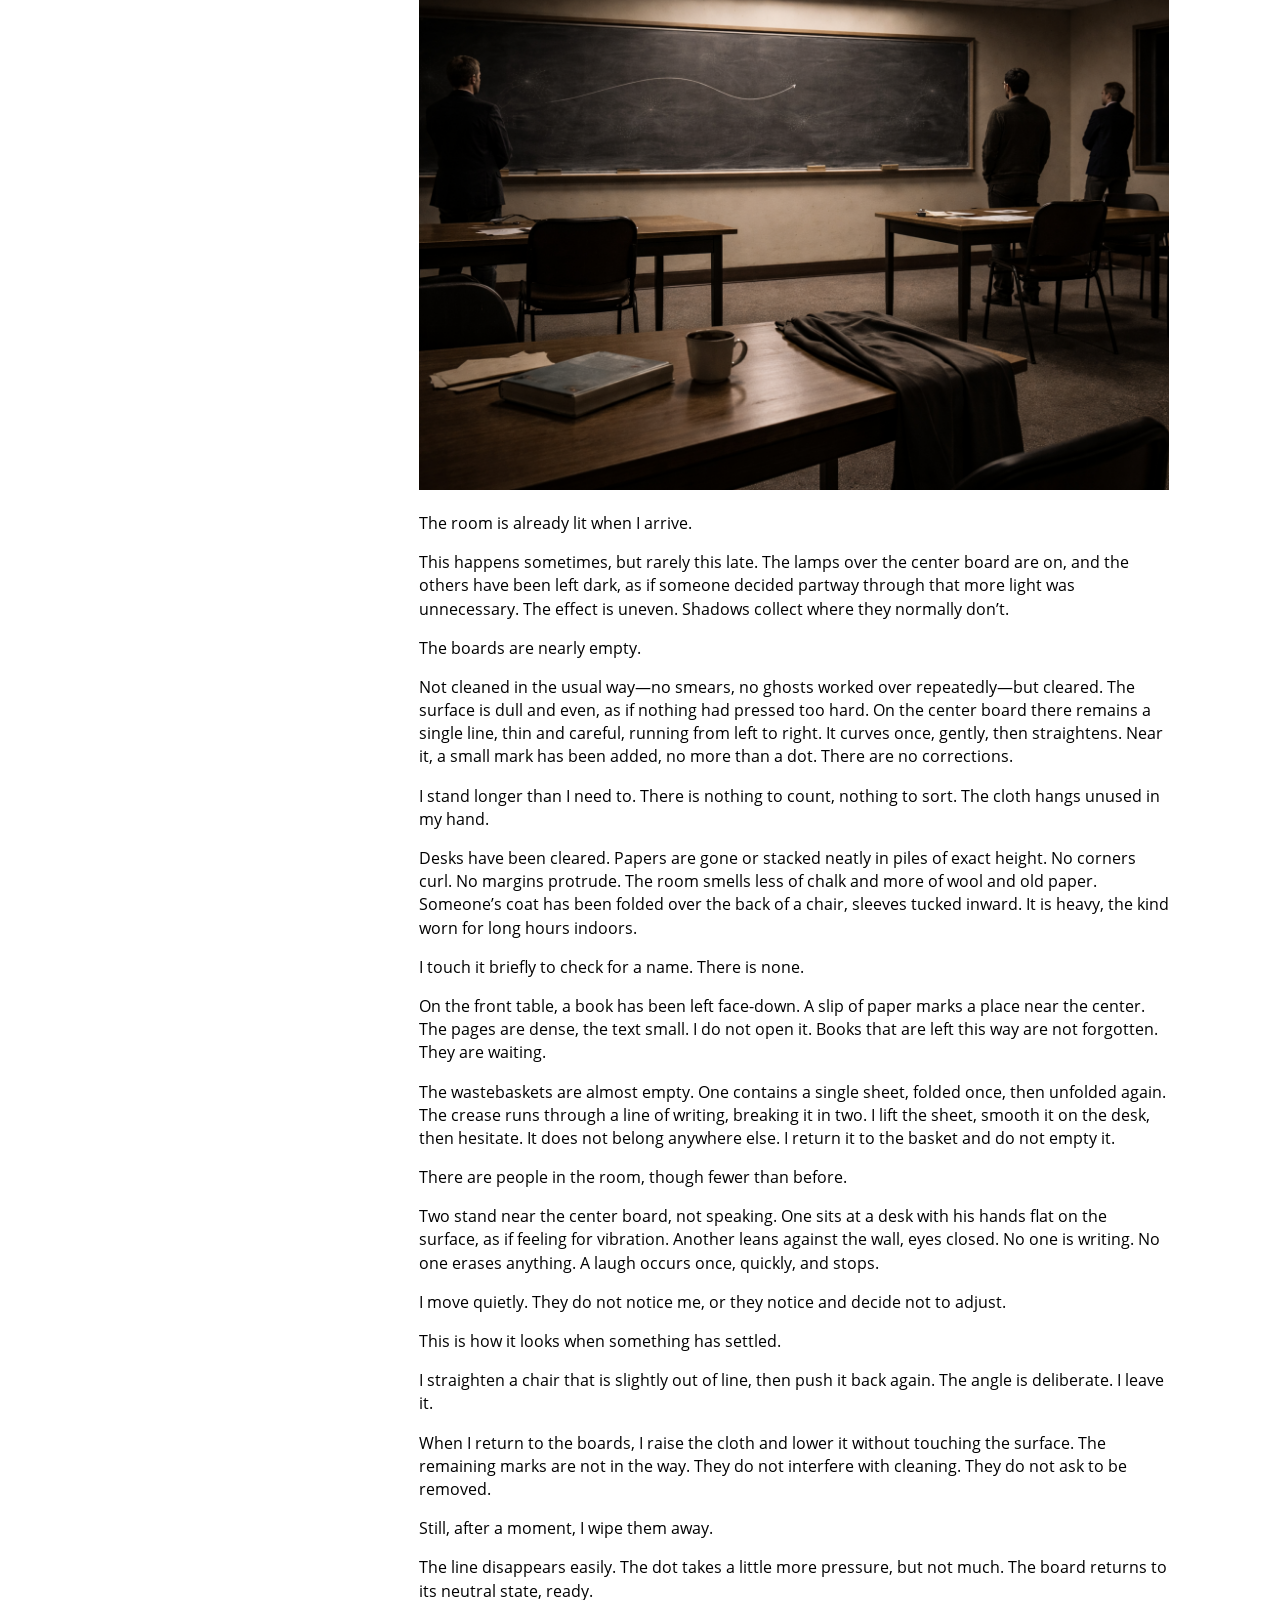
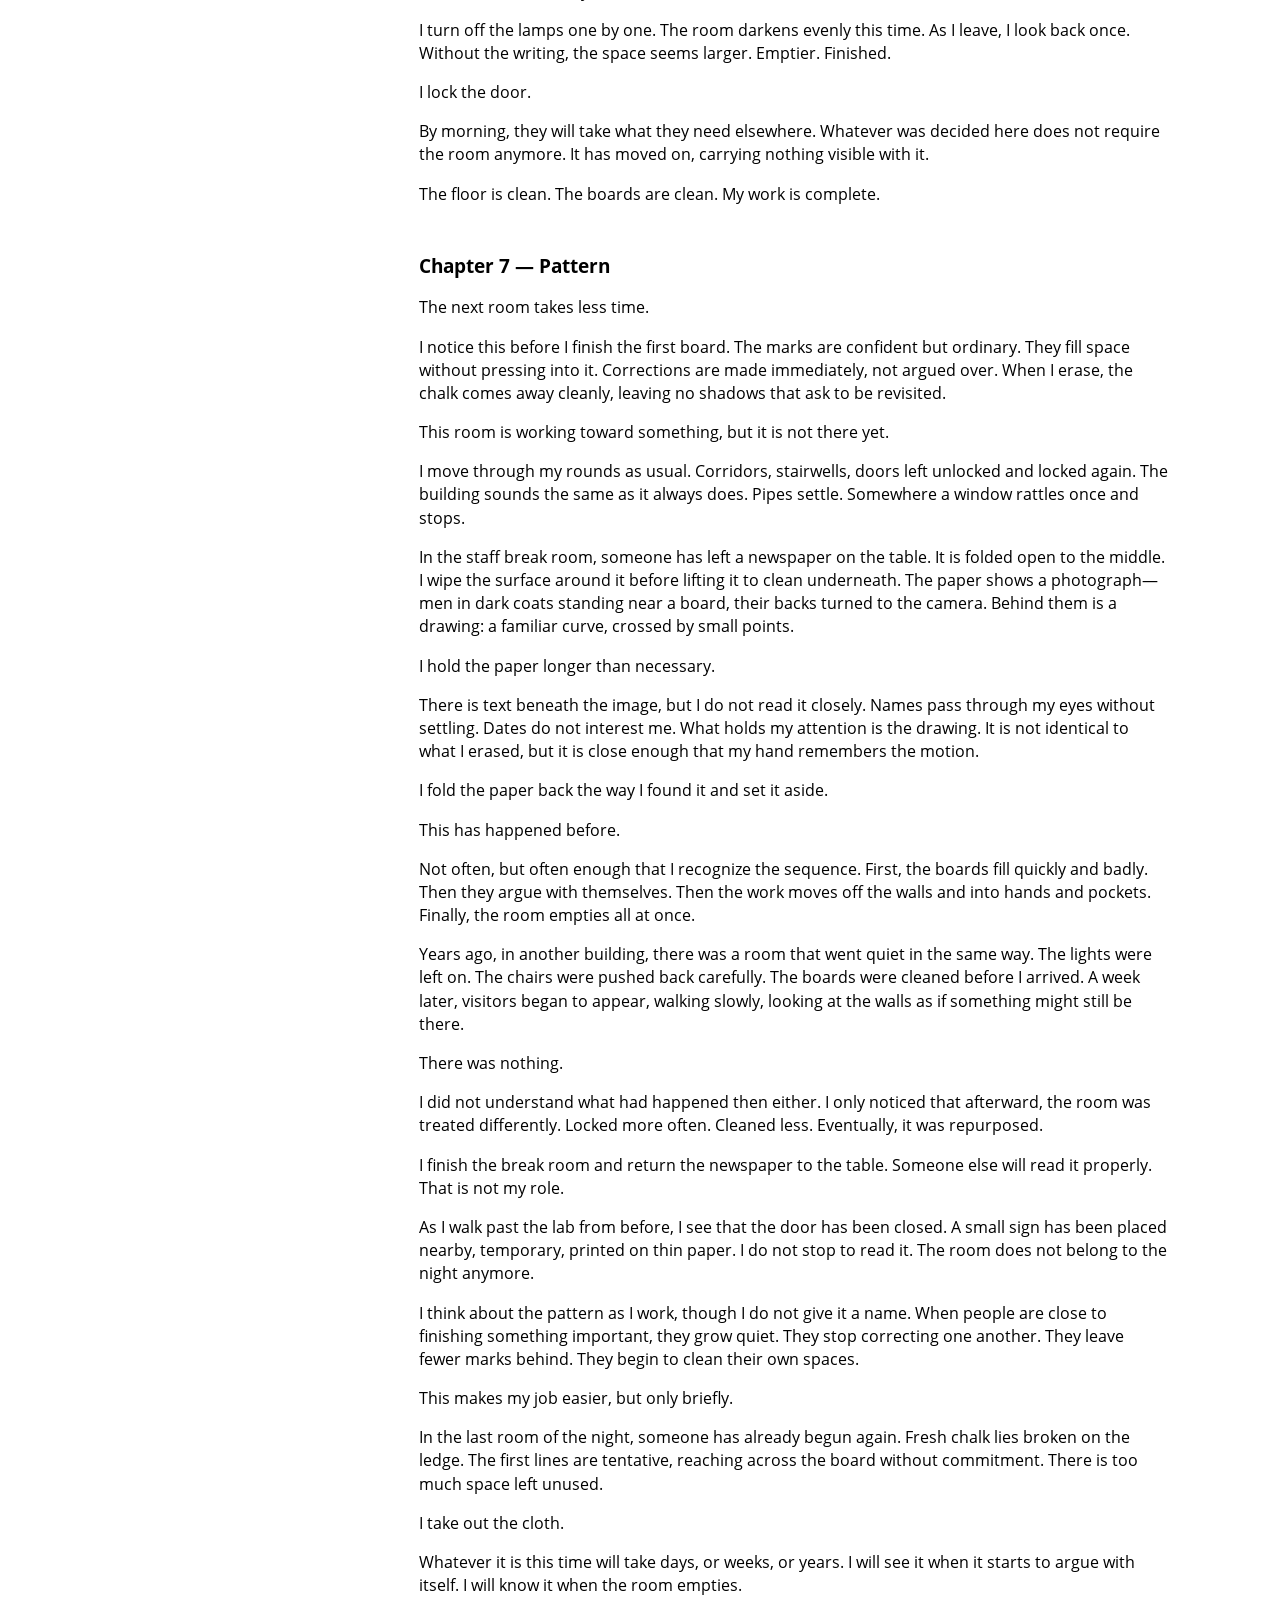
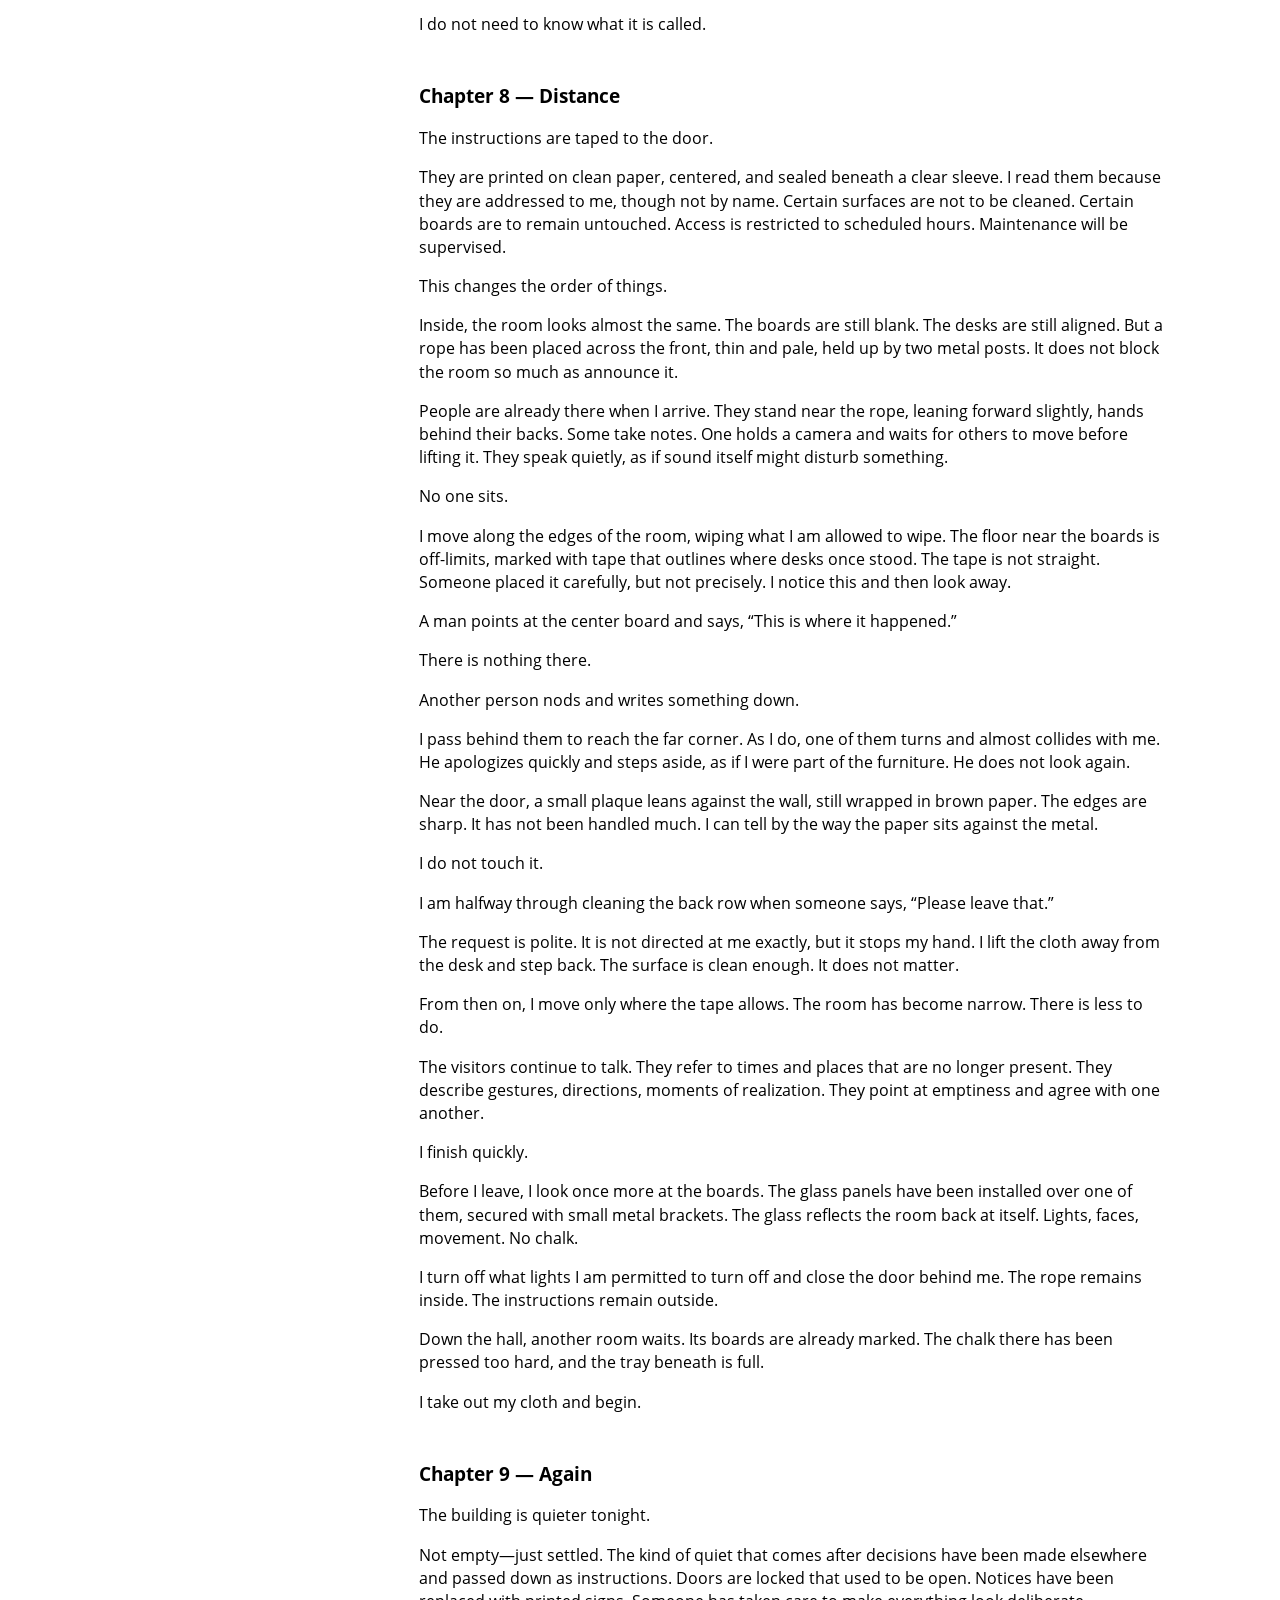
<file: On_the_Periphery.html>
<!DOCTYPE HTML>

<html class="light sidebar-visible" dir="ltr" lang="en">
<head>
<!-- Book generated using mdBook -->
<meta charset="utf-8"/>
<title>On The Periphery - The Storyteller and the Machine</title>
<!-- Custom HTML head -->
<meta content="" name="description"/>
<meta content="width=device-width, initial-scale=1" name="viewport"/>
<meta content="#ffffff" name="theme-color"/>
<link href="favicon.svg" rel="icon"/>
<link href="favicon.png" rel="shortcut icon"/>
<link href="css/variables.css" rel="stylesheet"/>
<link href="css/general.css" rel="stylesheet"/>
<link href="css/chrome.css" rel="stylesheet"/>
<link href="css/print.css" media="print" rel="stylesheet"/>
<!-- Fonts -->
<link href="FontAwesome/css/font-awesome.css" rel="stylesheet"/>
<link href="fonts/fonts.css" rel="stylesheet"/>
<!-- Highlight.js Stylesheets -->
<link href="highlight.css" id="highlight-css" rel="stylesheet"/>
<link href="tomorrow-night.css" id="tomorrow-night-css" rel="stylesheet"/>
<link href="ayu-highlight.css" id="ayu-highlight-css" rel="stylesheet"/>
<!-- Custom theme stylesheets -->
<link href="css/story.css" rel="stylesheet"/>
<!-- Provide site root and default themes to javascript -->
<script>
            const path_to_root = "";
            const default_light_theme = "light";
            const default_dark_theme = "navy";
        </script>
<!-- Start loading toc.js asap -->
<script src="toc.js"></script>
<meta content="On the Periphery" property="og:title"/><meta content="***On the Periphery** follows a night janitor working through university rooms where ideas are formed, argued, and eventually preserved. As discoveries take shape just beyond his understanding, he witnesses the patterns of significance without ever claiming them, moving quietly through spaces, history will later remember.*" property="og:description"/><meta content="https://stories.madhukaraphatak.com/images/A_Passport_Of_Page_Title.jpg" property="og:image"/></head>
<body>
<div id="body-container">
<!-- Work around some values being stored in localStorage wrapped in quotes -->
<script>
            try {
                let theme = localStorage.getItem('mdbook-theme');
                let sidebar = localStorage.getItem('mdbook-sidebar');

                if (theme.startsWith('"') && theme.endsWith('"')) {
                    localStorage.setItem('mdbook-theme', theme.slice(1, theme.length - 1));
                }

                if (sidebar.startsWith('"') && sidebar.endsWith('"')) {
                    localStorage.setItem('mdbook-sidebar', sidebar.slice(1, sidebar.length - 1));
                }
            } catch (e) { }
        </script>
<!-- Set the theme before any content is loaded, prevents flash -->
<script>
            const default_theme = window.matchMedia("(prefers-color-scheme: dark)").matches ? default_dark_theme : default_light_theme;
            let theme;
            try { theme = localStorage.getItem('mdbook-theme'); } catch(e) { }
            if (theme === null || theme === undefined) { theme = default_theme; }
            const html = document.documentElement;
            html.classList.remove('light')
            html.classList.add(theme);
            html.classList.add("js");
        </script>
<input class="hidden" id="sidebar-toggle-anchor" type="checkbox"/>
<!-- Hide / unhide sidebar before it is displayed -->
<script>
            let sidebar = null;
            const sidebar_toggle = document.getElementById("sidebar-toggle-anchor");
            if (document.body.clientWidth >= 1080) {
                try { sidebar = localStorage.getItem('mdbook-sidebar'); } catch(e) { }
                sidebar = sidebar || 'visible';
            } else {
                sidebar = 'hidden';
            }
            sidebar_toggle.checked = sidebar === 'visible';
            html.classList.remove('sidebar-visible');
            html.classList.add("sidebar-" + sidebar);
        </script>
<nav aria-label="Table of contents" class="sidebar" id="sidebar">
<!-- populated by js -->
<mdbook-sidebar-scrollbox class="sidebar-scrollbox"></mdbook-sidebar-scrollbox>
<noscript>
<iframe class="sidebar-iframe-outer" src="toc.html"></iframe>
</noscript>
<div class="sidebar-resize-handle" id="sidebar-resize-handle">
<div class="sidebar-resize-indicator"></div>
</div>
</nav>
<div class="page-wrapper" id="page-wrapper">
<div class="page">
<!-- Google tag (gtag.js) -->
<script async="" src="https://www.googletagmanager.com/gtag/js?id=G-BDKJYZ15MC"></script>
<script>
                  window.dataLayer = window.dataLayer || [];
                  function gtag(){dataLayer.push(arguments);}
                  gtag('js', new Date());
                
                  gtag('config', 'G-BDKJYZ15MC');
                </script>
<div id="menu-bar-hover-placeholder"></div>
<div class="menu-bar sticky" id="menu-bar">
<div class="left-buttons">
<label aria-controls="sidebar" aria-label="Toggle Table of Contents" class="icon-button" for="sidebar-toggle-anchor" id="sidebar-toggle" title="Toggle Table of Contents">
<i class="fa fa-bars"></i>
</label>
<button aria-controls="theme-list" aria-expanded="false" aria-haspopup="true" aria-label="Change theme" class="icon-button" id="theme-toggle" title="Change theme" type="button">
<i class="fa fa-paint-brush"></i>
</button>
<ul aria-label="Themes" class="theme-popup" id="theme-list" role="menu">
<li role="none"><button class="theme" id="default_theme" role="menuitem">Auto</button></li>
<li role="none"><button class="theme" id="light" role="menuitem">Light</button></li>
<li role="none"><button class="theme" id="rust" role="menuitem">Rust</button></li>
<li role="none"><button class="theme" id="coal" role="menuitem">Coal</button></li>
<li role="none"><button class="theme" id="navy" role="menuitem">Navy</button></li>
<li role="none"><button class="theme" id="ayu" role="menuitem">Ayu</button></li>
</ul>
<button aria-controls="searchbar" aria-expanded="false" aria-keyshortcuts="S" aria-label="Toggle Searchbar" class="icon-button" id="search-toggle" title="Search. (Shortkey: s)" type="button">
<i class="fa fa-search"></i>
</button>
</div>
<h1 class="menu-title">The Storyteller and the Machine</h1>
<div class="right-buttons">
<a aria-label="Print this book" href="print.html" title="Print this book">
<i class="fa fa-print" id="print-button"></i>
</a>
</div>
</div>
<div class="hidden" id="search-wrapper">
<form class="searchbar-outer" id="searchbar-outer">
<input aria-controls="searchresults-outer" aria-describedby="searchresults-header" id="searchbar" name="searchbar" placeholder="Search this book ..." type="search"/>
</form>
<div class="searchresults-outer hidden" id="searchresults-outer">
<div class="searchresults-header" id="searchresults-header"></div>
<ul id="searchresults">
</ul>
</div>
</div>
<!-- Apply ARIA attributes after the sidebar and the sidebar toggle button are added to the DOM -->
<script>
                    document.getElementById('sidebar-toggle').setAttribute('aria-expanded', sidebar === 'visible');
                    document.getElementById('sidebar').setAttribute('aria-hidden', sidebar !== 'visible');
                    Array.from(document.querySelectorAll('#sidebar a')).forEach(function(link) {
                        link.setAttribute('tabIndex', sidebar === 'visible' ? 0 : -1);
                    });
                </script>
<div class="content" id="content">
<main>
<h1 id="on-the-periphery"><a class="header" href="#on-the-periphery">On the Periphery</a></h1>
<p><em><strong>On the Periphery</strong> follows a night janitor working through university rooms where ideas are formed, argued, and eventually preserved. As discoveries take shape just beyond his understanding, he witnesses the patterns of significance without ever claiming them, moving quietly through spaces, history will later remember.</em></p>
<p><img alt="A Passport of Pages" src="/images/on_the_periphery_title.jpg#story-header"/></p>
<p><a href="/On_the_Periphery.epub">Download EPUB</a></p>
<h3 id="chapter-1--routine"><a class="header" href="#chapter-1--routine"><strong>Chapter 1 — Routine</strong></a></h3>
<p>I begin with the doors because they tell me whether the night will behave. The east entrance sticks in damp weather; the latch must be lifted before it will turn. I do not force it. Forcing makes noise, and noise brings people back who should have gone home. When the latch lifts cleanly, I know the air has settled.</p>
<p>The building holds its breath at night. During the day it exhales constantly—voices, footsteps, the soft argument of chalk. At night it keeps what it has. I work better then.</p>
<p>I keep the same order every evening. East corridor first, then the stairwell, then the long room with the boards. If I change the order I will forget something, not because I am careless but because the order carries the remembering for me. The floor near the radiators needs less water. The sinks in the second room need more. These things are reliable.</p>
<p>The boards are my last task. I do not like to clean them before the floors, because chalk dust settles and then rises again when I mop. It makes a film on the black surface that shows up under the lamps. A board should be either used or clean. The half-state is the problem.</p>
<p>Tonight the boards are used in the ordinary way. Curves, mostly. Long, even arcs that repeat across the surface. Some are drawn with care, the chalk turned so it wears evenly. Others are quick, the lines broken where the chalk caught. I can tell who draws which without knowing their names. One presses too hard and snaps the chalk often. Another writes as if apologizing to the surface.</p>
<p>I wipe from left to right. It keeps the dust from falling into the tray too quickly, which makes it spill. I replace the eraser when the felt grows thin. A thin eraser leaves streaks, and streaks look like intention. I do not leave intention behind.</p>
<p>In the corner of one board there is a smudge I have never been able to remove. It is not chalk. It is older. I clean around it. Someone once tried to scrape it with a blade and left a mark worse than the stain. I do not scrape.</p>
<p>The people who use the room do not speak to me much. This is not discourteous. They are thinking when they pass, and thinking pulls the eyes inward. When they do speak it is usually to ask whether I have seen a notebook or a piece of chalk. I have seen the chalk. I have not seen the notebooks. Papers blend.</p>
<p>I know their hours. I know who leaves early and who stays until the lamps hum. One comes late and leaves late, and I clean around him. Another arrives early and leaves his coat on the chair, which means I will need to lift it when I sweep. I fold coats the same way every time. Sleeves inward, collar straightened. I do not know if this matters to them. It matters to me.</p>
<p>Tonight there are no raised voices. Yesterday there were some, low but sharp, and they left marks. A heavy diagonal line through a drawing means disagreement. A neat cross-out means correction. These are different actions. I remove both.</p>
<p>The curves repeat across the boards. They intersect and separate. I do not follow them. Following is not my task. I note instead where the chalk has been replaced with a newer stick, brighter, less worn. That means someone cared enough to fetch another piece rather than press harder. This usually happens when they expect to return.</p>
<p>I finish the first board and step back to check for ghosts. Under the lamps, erased lines can reappear faintly if the pressure was uneven. I pass the eraser again where needed. When the surface is right, it absorbs the light evenly.</p>
<p>There is a window in the room, high and narrow. At night it reflects the boards back at themselves. I see my own movement doubled. I do not look at my face. Faces are variable.</p>
<p>When the boards are clean, the room looks larger. This is always the case. Writing makes a room smaller. It gives the eye places to stop. Clean boards let the eye travel, and travel is tiring.</p>
<p>I rinse the clothes and hang them in order. The one for the boards goes last. Chalk dries the skin if you are not careful. I have learned to keep my hands out of the water longer than needed.</p>
<p>Before I turn off the lamps, I walk through the room once more. Chairs aligned. Waste emptied. No chalk left on the ledge. Sometimes they leave a single mark by accident, a dot or a short line, as if testing whether the board is still there. I remove these as well. Accidents look like beginnings.</p>
<p>When I close the door, the room keeps what I have done to it. In the morning they will come back and make it smaller again. This is expected. I do not mind.</p>
<p>Nothing tonight resists me. That is how it should be.</p>
<h3 id="chapter-2--waves"><a class="header" href="#chapter-2--waves"><strong>Chapter 2 — Waves</strong></a></h3>
<p><img alt="Wave Image" src="/images/waves_chapter2.png"/></p>
<p>The boards are not fully clean when I arrive, and this tells me someone has decided something.</p>
<p>Usually they leave nothing. Sometimes they forget a corner or a word too small to matter, but this is different. Tonight, whole sections have been spared. The lamps show it clearly: long curves left intact, repeating across two boards, aligned carefully so that one continues where the other ends.</p>
<p>I set down the bucket and stand for a moment to see what has been kept. It is not careless work. The lines are smooth, drawn with a steady hand. The chalk has been turned as it was used; there are no flat edges, no sudden thickening where pressure changed. Whoever drew these did not rush.</p>
<p>The curves rise and fall evenly. They cross one another and separate again without breaking. In places, two sets overlap and produce a denser pattern, but even there the spacing is regular. Nothing is crowded. Nothing looks like it was added later to correct something else.</p>
<p>I prefer surfaces like this. The eraser moves easily along a curve. Straight lines tend to catch; corners trap dust. Curves guide the hand. They suggest where to go next without instruction.</p>
<p>I begin at the far left board, as always. I erase the sections that have already been disturbed—numbers, a few short notes, a diagram half-smudged where someone leaned against it. I leave the curves for now. There is no rule that says I must erase in any particular order, but I do not like to break a pattern abruptly. It feels like tearing cloth instead of unpicking a seam.</p>
<p>As I work, I notice that the curves repeat with small variations. Some are wider, some tighter, but the change is gradual. There is no sudden jump from one shape to another. This pleases me. Sudden changes usually mean disagreement.</p>
<p>There are fewer marks of correction than usual. No heavy diagonal strokes. No layers of chalk pressed one on top of the other. The tray beneath the board holds only a thin line of dust, pale and even. When people argue, the dust piles up unevenly, thick in places where the eraser has been used hard. Tonight it has settled calmly.</p>
<p>I can tell that more than one person has been here, but not many. Two, perhaps three. Their hands are similar enough that the lines do not fight each other. This is rare. Even when people agree, they often insist on leaving their own signature. Agreement usually contains small vanities. Here, those have been smoothed away.</p>
<p>I erase the first curve. The chalk comes off cleanly, leaving no shadow. The board beneath is well-worn but even. I pass the eraser again, lightly, and the surface absorbs the light without streaking. I move on to the next.</p>
<p>Halfway through the second board, I pause. There is a section where two sets of curves overlap so neatly that they form a darker band. It is balanced, centered, as if someone took care to place it exactly there. Removing it feels slightly wasteful, like throwing away something that fits its container.</p>
<p>I erase it anyway. Fit is not permanence.</p>
<p>As I clean, I think about how often this room looks like this before something changes. Smoothness usually precedes complication. When a drawing becomes too neat, someone will test it by adding something small at the edge, just to see whether it holds. That has not happened yet, or if it has, it has been removed carefully.</p>
<p>The lamps hum softly. Outside, the corridor is empty. The building has settled into itself. I work steadily, keeping the cloth folded the same way so the pressure stays even. When the felt grows warm with use, I switch to the other side. Warm felt smears.</p>
<p>On the last board, there is a single curve drawn higher than the rest. It does not connect to the others. It is not emphasized; no one has circled it or written beside it. It simply rises a little more than expected and then falls back into line.</p>
<p>I notice it because it breaks the repetition, but only slightly. It could be a mistake, or it could be deliberate. I cannot tell, and it does not matter. I erase it with the same pressure as the rest.</p>
<p>When the boards are clean, the room feels flatter. The lamps reflect evenly again. Without the curves, there is nothing to follow from one end of the room to the other. The eye stops where the board stops.</p>
<p>I empty the tray and tap it once against the bin. The dust falls out in a single sheet. This is another sign of agreement. When chalk comes from many hands, it falls in clumps.</p>
<p>Before I leave, I check for ghosts. There are none. The curves have left no trace. This is common. Continuous lines do not press deeply unless someone insists.</p>
<p>I turn off the lamps and close the door. Tomorrow they will draw the curves again, or something like them. They have found a way of explaining that satisfies them for now. It will hold until it doesn’t.</p>
<p>For the moment, the room has been returned to size.</p>
<h3 id="chapter-3--particles"><a class="header" href="#chapter-3--particles"><strong>Chapter 3 — Particles</strong></a></h3>
<p><img alt="Particle Image" src="/images/particle_chapter3.png"/></p>
<p>The boards are crowded tonight, though much of the surface is untouched. Dense patches sit beside clean expanses, as if the room has learned to hold its breath in places.</p>
<p>I notice this before I set down the bucket. The eye keeps stopping. There is nowhere to follow.</p>
<p>The marks are small and firm. Dots, short strokes, compact symbols pressed carefully into the board. Around them are boxes and brackets, lines drawn not to continue but to contain. Arrows point inward, ending sharply at a letter or a number, as if indicating responsibility.</p>
<p>I start where the chalk is thickest. The eraser meets resistance immediately. These marks have been pressed harder than the curves were. They release their dust reluctantly, and the tray beneath the board fills in clumps instead of settling evenly.</p>
<p>I have to lift the eraser often. There is no direction to move in, only places to stop. Each cluster requires its own attention. I clean one group fully before moving on, because starting in the middle would leave fragments behind. Fragments are worse than omissions.</p>
<p>There are many hands here. I can tell by the weight of the strokes and the angles of the symbols. Some letters lean forward, others pull back. Corrections sit on top of corrections. A parenthesis has been added after the fact, its curve tighter than the rest, as if drawn cautiously. Someone has underlined a term twice. Someone else has crossed it once and written something smaller above it.</p>
<p>This is not a mess. It is a negotiation.</p>
<p>The dust reflects that. It gathers thickly in some places and barely at all in others. When I tap the tray, part of it falls and part of it clings. I tap again, harder than I did last night.</p>
<p>It takes longer. I do not think this directly, but my movements slow, and I become aware of the lamps warming the back of my neck. With the curves, the eraser guided itself. Here, I must constantly decide where to go next.</p>
<p>I find myself remembering the boards from the previous night without intending to. The way the lines led across the surface. The way nothing stood alone. I dismiss the thought and continue.</p>
<p>Near the far end of the room, there is a single dot drawn away from everything else. It is small, precise, and clean. No arrows point to it. No box surrounds it. It sits in its own clear space, untouched.</p>
<p>I erase the surrounding board first. I work carefully so the eraser does not brush against it by accident. When the space around it is clean, the dot remains, alone and more noticeable than before.</p>
<p>I stand back and look at it. It does not suggest where to move next. It does not invite repetition. It simply occupies its place.</p>
<p>I erase it.</p>
<p>When the last cluster is gone, the boards look emptier than they should. The blank spaces feel larger than before, as if something has been removed that once balanced them, even if it was inconvenient.</p>
<p>I empty the tray. The chalk falls unevenly, leaving a pale smear along one edge. I wipe it out with my thumb.</p>
<p>Before turning off the lamps, I check for ghosts. There are several this time. Faint impressions where symbols were pressed hard, shadows that catch the light when I tilt my head. I pass the cloth over them again, but they do not disappear completely.</p>
<p>Discrete marks insist.</p>
<p>I turn off the lights and close the door. The room does not settle as easily as it did before. It feels hollowed, returned to size but missing its weight.</p>
<p>Whatever they are doing now, it does not flow. It counts.</p>
<h3 id="chapter-4--both"><a class="header" href="#chapter-4--both"><strong>Chapter 4 — Both</strong></a></h3>
<p><img alt="Both" src="/images/chapter4_both.png"/></p>
<p>The boards are uneasy tonight. I can see it as soon as I turn on the lamps.</p>
<p>They are not crowded, and they are not smooth. The space has been used, but not divided. Curves run partway across a board and then stop, interrupted by clusters of dots. In other places, dots sit directly on a curve, as if placed there deliberately, as if marking it. Someone has drawn arrows that follow the rise of a line before breaking off toward a symbol. Brackets attempt to hold sections together and fail, their ends not quite meeting.</p>
<p>They have stopped keeping to their own spaces.</p>
<p>I set down the bucket more carefully than usual. Chalk dust already coats the ledge in a thin, uneven layer. Some sticks have been snapped and fitted back together, their ends rough. This only happens when pressure has been misjudged.</p>
<p>I begin at the leftmost board. The eraser moves along a curve easily at first, then catches when it reaches a dot pressed into the line. The curve fades; the dot smears. I lift the eraser and look at the mark it has left behind. It is neither one thing nor the other now.</p>
<p>I adjust my grip and try again, lighter. The dot resists. I press harder, and the curve beneath it disappears entirely. The board shows a faint scar where the pressure was uneven.</p>
<p>I do not like this. The eraser has always been sufficient. Tonight it feels imprecise.</p>
<p>There are many hands here again, but unlike the previous night, they are working against one another directly. Corrections cross through curves instead of symbols. Dots have been circled, erased, and redrawn slightly to one side. Someone has written a small note above a line and then half-erased it, leaving only the bottom of the letters, as if unwilling to commit or fully withdraw.</p>
<p>In the center board there is something that slows me down. A structure more careful than the rest. A curve drawn faintly, almost reluctantly, with a series of dots placed along it at regular intervals. Near it, a short notation—small, compact, pressed hard enough to leave a ghost even before it is erased.</p>
<p>I do not know what it says. I can tell it took time.</p>
<p>I erase around it first. The surrounding marks come away without trouble. When the area is clean, the curve and its dots stand alone, exposed. It looks unfinished, or perhaps tentative, like scaffolding left in place after the building has stopped.</p>
<p>I remember the second night, without intending to. The way the curves filled the boards and guided the hand. I remember the third, how each cluster stood on its own and demanded attention. Neither memory helps me decide what to do next.</p>
<p>I rest the eraser on the tray and wait. Chalk dust settles. The lamps hum. The room does not feel larger or smaller. It feels held.</p>
<p>When I lift the eraser again, I make a small choice. I erase the curve lightly, leaving the dots intact. They remain, faint but present, a suggestion of placement without connection.</p>
<p>I move on.</p>
<p>Elsewhere, I do the opposite. I remove a cluster of dots and let a line pass through the space they occupied. There is no consistency to this. I am not trying to resolve anything. I am only trying to avoid damage.</p>
<p>The boards clean unevenly. Some sections accept erasure without protest. Others hold on, leaving shadows no matter how carefully I pass the cloth. The tray fills quickly, then not at all. When I empty it, the dust falls in layers instead of sheets.</p>
<p>By the time I reach the last board, I am tired in a way that has nothing to do with the work. The marks here are lighter, fewer. Someone has written “both” once, small and off to the side, then not underlined it or explained it further.</p>
<p>I erase the word without thinking.</p>
<p>I do not finish the board completely. In the upper corner, a short segment of a curve remains, crossed by a few faint points. It is small enough that it could be an oversight. It is not.</p>
<p>I turn off the lamps.</p>
<p>In the dark, the unfinished section does not matter. In the morning, it will either be erased by someone else or built upon. I have done what I can without choosing for them.</p>
<p>As I close the door, I think—not for the first time—that some things resist erasure not because they are strong, but because they have not yet decided what they are.</p>
<h3 id="chapter-5--residue"><a class="header" href="#chapter-5--residue"><strong>Chapter 5 — Residue</strong></a></h3>
<p><img alt="Chapter 5" src="/images/chapter5_residue.png"/></p>
<p>The boards are mostly clean when I arrive, but the room is not.</p>
<p>This is unusual. Usually the disorder announces itself first on the walls. Tonight the walls have been disciplined, while the rest of the space has been allowed to loosen.</p>
<p>Papers lie on the desks in uneven stacks. Some are folded, then folded again, the creases pressed flat as if they have been worried at. Others are spread open, face down, corners curling slightly where the air has caught them. I can tell which have been handled often by how soft the edges have become. Paper wears differently than chalk. It remembers.</p>
<p>I pick up the nearest stack and square it against the desk. The pages resist alignment. Their edges do not quite agree. I tap them again, firmer. One sheet slides out and falls to the floor.</p>
<p>I retrieve it and see that it has been written on lightly, the marks thin and cautious. Lines curve partway across the page and then stop. Small symbols appear beside them, not touching. In the margin, something has been crossed out so thoroughly that the paper has thinned. The center of the page is almost empty.</p>
<p>I do not read it. Reading is not part of the task. I place the sheet back in the stack, but it no longer sits where it was before.</p>
<p>The wastebaskets are heavier than usual. When I lift the first one, I feel it immediately in my wrist. The contents shift with a dry sound. I empty it into the larger bin and hear paper strike paper, then something harder. A snapped piece of chalk rolls free and comes to rest against the side. It has been broken cleanly, not worn down.</p>
<p>I pause, then drop it in with the rest.</p>
<p>Chairs have been moved. Two are pulled close together, angled toward the center board. Another sits apart, turned slightly away, as if left in a hurry or abandoned on purpose. I straighten them, then stop. The angles are not accidental. Someone placed them this way to face something that is no longer there.</p>
<p>I leave them.</p>
<p>On one desk there is a ruler laid diagonally across a page, not aligning with anything. A length of string sits beside it, frayed at one end. The string has left a faint chalk line on the desk surface, curved where it was pulled tight and then released. I lift it and coil it loosely before setting it back down. Coiled, it looks smaller, less insistent.</p>
<p>The second wastebasket contains fewer papers but more fragments. Torn edges. Pieces too small to have been accidental. These have been destroyed, not revised. I shake the basket gently before emptying it. Nothing falls out until I tip it sharply. Some decisions require force.</p>
<p>I return to the boards. There are faint ghosts where curves and dots were erased together, the surface dulled in patches. I pass the cloth over them again, though I know it will not help much. These marks were pressed into the board when someone insisted.</p>
<p>On the ledge beneath the center board, I find a folded sheet tucked behind the chalk tray. It has been folded twice, then once more, compressed into a small square. I recognize the care in this. Things folded this way are meant to be kept.</p>
<p>I hold it for a moment. The paper is warm from the room, softened by handling. I can feel the writing through it, slight ridges where the pencil pressed harder.</p>
<p>I do not unfold it.</p>
<p>I place it back where I found it, but slightly farther to the side, where it will not fall by accident.</p>
<p>As I work, I become aware that I am moving more slowly than usual. Not because there is more to do, but because each object asks a different question. Chalk wants to be erased. Paper wants to be decided. Furniture wants to be agreed upon.</p>
<p>I empty the last bin and tie the liner. The sound it makes when it tightens is final. I set it by the door and return to the room once more.</p>
<p>When I turn off the lamps, the boards recede as they always do. The desks do not. In the dark, paper reflects faintly. Edges catch what little light remains. The room does not empty itself when the walls are clean.</p>
<p>I close the door.</p>
<p>Whatever they are doing now does not stay where it is put. It leaves things behind.</p>
<h3 id="chapter-6--completion"><a class="header" href="#chapter-6--completion"><strong>Chapter 6 — Completion</strong></a></h3>
<p><img alt="Completion" src="/images/chapter6.png"/></p>
<p>The room is already lit when I arrive.</p>
<p>This happens sometimes, but rarely this late. The lamps over the center board are on, and the others have been left dark, as if someone decided partway through that more light was unnecessary. The effect is uneven. Shadows collect where they normally don’t.</p>
<p>The boards are nearly empty.</p>
<p>Not cleaned in the usual way—no smears, no ghosts worked over repeatedly—but cleared. The surface is dull and even, as if nothing had pressed too hard. On the center board there remains a single line, thin and careful, running from left to right. It curves once, gently, then straightens. Near it, a small mark has been added, no more than a dot. There are no corrections.</p>
<p>I stand longer than I need to. There is nothing to count, nothing to sort. The cloth hangs unused in my hand.</p>
<p>Desks have been cleared. Papers are gone or stacked neatly in piles of exact height. No corners curl. No margins protrude. The room smells less of chalk and more of wool and old paper. Someone’s coat has been folded over the back of a chair, sleeves tucked inward. It is heavy, the kind worn for long hours indoors.</p>
<p>I touch it briefly to check for a name. There is none.</p>
<p>On the front table, a book has been left face-down. A slip of paper marks a place near the center. The pages are dense, the text small. I do not open it. Books that are left this way are not forgotten. They are waiting.</p>
<p>The wastebaskets are almost empty. One contains a single sheet, folded once, then unfolded again. The crease runs through a line of writing, breaking it in two. I lift the sheet, smooth it on the desk, then hesitate. It does not belong anywhere else. I return it to the basket and do not empty it.</p>
<p>There are people in the room, though fewer than before.</p>
<p>Two stand near the center board, not speaking. One sits at a desk with his hands flat on the surface, as if feeling for vibration. Another leans against the wall, eyes closed. No one is writing. No one erases anything. A laugh occurs once, quickly, and stops.</p>
<p>I move quietly. They do not notice me, or they notice and decide not to adjust.</p>
<p>This is how it looks when something has settled.</p>
<p>I straighten a chair that is slightly out of line, then push it back again. The angle is deliberate. I leave it.</p>
<p>When I return to the boards, I raise the cloth and lower it without touching the surface. The remaining marks are not in the way. They do not interfere with cleaning. They do not ask to be removed.</p>
<p>Still, after a moment, I wipe them away.</p>
<p>The line disappears easily. The dot takes a little more pressure, but not much. The board returns to its neutral state, ready.</p>
<p>I turn off the lamps one by one. The room darkens evenly this time. As I leave, I look back once. Without the writing, the space seems larger. Emptier. Finished.</p>
<p>I lock the door.</p>
<p>By morning, they will take what they need elsewhere. Whatever was decided here does not require the room anymore. It has moved on, carrying nothing visible with it.</p>
<p>The floor is clean. The boards are clean. My work is complete.</p>
<h3 id="chapter-7--pattern"><a class="header" href="#chapter-7--pattern"><strong>Chapter 7 — Pattern</strong></a></h3>
<p>The next room takes less time.</p>
<p>I notice this before I finish the first board. The marks are confident but ordinary. They fill space without pressing into it. Corrections are made immediately, not argued over. When I erase, the chalk comes away cleanly, leaving no shadows that ask to be revisited.</p>
<p>This room is working toward something, but it is not there yet.</p>
<p>I move through my rounds as usual. Corridors, stairwells, doors left unlocked and locked again. The building sounds the same as it always does. Pipes settle. Somewhere a window rattles once and stops.</p>
<p>In the staff break room, someone has left a newspaper on the table. It is folded open to the middle. I wipe the surface around it before lifting it to clean underneath. The paper shows a photograph—men in dark coats standing near a board, their backs turned to the camera. Behind them is a drawing: a familiar curve, crossed by small points.</p>
<p>I hold the paper longer than necessary.</p>
<p>There is text beneath the image, but I do not read it closely. Names pass through my eyes without settling. Dates do not interest me. What holds my attention is the drawing. It is not identical to what I erased, but it is close enough that my hand remembers the motion.</p>
<p>I fold the paper back the way I found it and set it aside.</p>
<p>This has happened before.</p>
<p>Not often, but often enough that I recognize the sequence. First, the boards fill quickly and badly. Then they argue with themselves. Then the work moves off the walls and into hands and pockets. Finally, the room empties all at once.</p>
<p>Years ago, in another building, there was a room that went quiet in the same way. The lights were left on. The chairs were pushed back carefully. The boards were cleaned before I arrived. A week later, visitors began to appear, walking slowly, looking at the walls as if something might still be there.</p>
<p>There was nothing.</p>
<p>I did not understand what had happened then either. I only noticed that afterward, the room was treated differently. Locked more often. Cleaned less. Eventually, it was repurposed.</p>
<p>I finish the break room and return the newspaper to the table. Someone else will read it properly. That is not my role.</p>
<p>As I walk past the lab from before, I see that the door has been closed. A small sign has been placed nearby, temporary, printed on thin paper. I do not stop to read it. The room does not belong to the night anymore.</p>
<p>I think about the pattern as I work, though I do not give it a name. When people are close to finishing something important, they grow quiet. They stop correcting one another. They leave fewer marks behind. They begin to clean their own spaces.</p>
<p>This makes my job easier, but only briefly.</p>
<p>In the last room of the night, someone has already begun again. Fresh chalk lies broken on the ledge. The first lines are tentative, reaching across the board without commitment. There is too much space left unused.</p>
<p>I take out the cloth.</p>
<p>Whatever it is this time will take days, or weeks, or years. I will see it when it starts to argue with itself. I will know it when the room empties.</p>
<p>I do not need to know what it is called.</p>
<h3 id="chapter-8--distance"><a class="header" href="#chapter-8--distance"><strong>Chapter 8 — Distance</strong></a></h3>
<p>The instructions are taped to the door.</p>
<p>They are printed on clean paper, centered, and sealed beneath a clear sleeve. I read them because they are addressed to me, though not by name. Certain surfaces are not to be cleaned. Certain boards are to remain untouched. Access is restricted to scheduled hours. Maintenance will be supervised.</p>
<p>This changes the order of things.</p>
<p>Inside, the room looks almost the same. The boards are still blank. The desks are still aligned. But a rope has been placed across the front, thin and pale, held up by two metal posts. It does not block the room so much as announce it.</p>
<p>People are already there when I arrive. They stand near the rope, leaning forward slightly, hands behind their backs. Some take notes. One holds a camera and waits for others to move before lifting it. They speak quietly, as if sound itself might disturb something.</p>
<p>No one sits.</p>
<p>I move along the edges of the room, wiping what I am allowed to wipe. The floor near the boards is off-limits, marked with tape that outlines where desks once stood. The tape is not straight. Someone placed it carefully, but not precisely. I notice this and then look away.</p>
<p>A man points at the center board and says, “This is where it happened.”</p>
<p>There is nothing there.</p>
<p>Another person nods and writes something down.</p>
<p>I pass behind them to reach the far corner. As I do, one of them turns and almost collides with me. He apologizes quickly and steps aside, as if I were part of the furniture. He does not look again.</p>
<p>Near the door, a small plaque leans against the wall, still wrapped in brown paper. The edges are sharp. It has not been handled much. I can tell by the way the paper sits against the metal.</p>
<p>I do not touch it.</p>
<p>I am halfway through cleaning the back row when someone says, “Please leave that.”</p>
<p>The request is polite. It is not directed at me exactly, but it stops my hand. I lift the cloth away from the desk and step back. The surface is clean enough. It does not matter.</p>
<p>From then on, I move only where the tape allows. The room has become narrow. There is less to do.</p>
<p>The visitors continue to talk. They refer to times and places that are no longer present. They describe gestures, directions, moments of realization. They point at emptiness and agree with one another.</p>
<p>I finish quickly.</p>
<p>Before I leave, I look once more at the boards. The glass panels have been installed over one of them, secured with small metal brackets. The glass reflects the room back at itself. Lights, faces, movement. No chalk.</p>
<p>I turn off what lights I am permitted to turn off and close the door behind me. The rope remains inside. The instructions remain outside.</p>
<p>Down the hall, another room waits. Its boards are already marked. The chalk there has been pressed too hard, and the tray beneath is full.</p>
<p>I take out my cloth and begin.</p>
<h3 id="chapter-9--again"><a class="header" href="#chapter-9--again"><strong>Chapter 9 — Again</strong></a></h3>
<p>The building is quieter tonight.</p>
<p>Not empty—just settled. The kind of quiet that comes after decisions have been made elsewhere and passed down as instructions. Doors are locked that used to be open. Notices have been replaced with printed signs. Someone has taken care to make everything look deliberate.</p>
<p>I start at the far end, in a room that has not learned its habits yet.</p>
<p>The boards are already marked. The writing is neat, cautious. Too evenly spaced. Symbols repeat, then stop, as if the writer wasn’t sure how much room the idea would need. A line begins confidently and fades before it reaches the edge.</p>
<p>This is how it always starts.</p>
<p>The chalk is new. I pick up a piece and snap it in half against the tray. The sound is sharp, final. The shorter length fits my hand better. Someone nearby looks up at the noise, then goes back to what they were saying.</p>
<p>“…they think it changes everything,” one voice says in the hallway.</p>
<p>Another answers, “No, not everything. Just how we think about it.”</p>
<p>There is a pause, then a laugh. It isn’t unkind. It sounds relieved.</p>
<p>“I don’t really understand it,” the first voice admits. “But apparently no one does. Not completely.”</p>
<p>“That’s what makes it important,” the other says.</p>
<p>I erase from left to right. The marks come away easily. No resistance. No pressure beneath them. Whoever wrote this has not yet had to defend it.</p>
<p>As I work, more voices pass by. Some are excited, some careful. I hear the same phrases repeated: <em>fundamental</em>, <em>counterintuitive</em>, <em>still being worked out</em>. I hear a name spoken several times. It does not attach itself to anything in my mind. Names rarely do.</p>
<p>Someone stops at the door and looks in. “This is where the new group will be,” they say to no one in particular. “They’ll need more board space.”</p>
<p>Someone else nods. “After what happened in the other room, they’re taking this seriously.”</p>
<p>The other room is not mentioned again.</p>
<p>I finish the first board and move to the second. Chalk dust gathers on my sleeves. I brush it away with the side of my hand and leave a pale streak on the fabric. It will wash out.</p>
<p>By morning, these boards will be filled again. By next week, paper will begin to replace chalk. After that, the writing will simplify, not because it is understood, but because it needs to be taught.</p>
<p>I have seen this part before.</p>
<p>People will say they finally <em>know</em> something now. Others will say it raises more questions than it answers. Both will be right, and neither will be complete. The boards will carry the arguments for a while, then let them go.</p>
<p>I turn off the lights I am allowed to turn off and leave the rest on. The hallway stretches ahead, long and ordinary, lined with doors that will need attention.</p>
<p>I take out the cloth.</p>
<p>It will take time.</p>
<h2 id="review"><a class="header" href="#review">Review</a></h2>
<p>Share your thoughts at</p>
<p>Amazon - <a href="https://www.amazon.in/dp/B0GV3BGXS6">https://www.amazon.in/dp/B0GV3BGXS6</a>.</p>
<p>GoodReads - <a href="https://www.goodreads.com/book/show/250315301-on-the-periphery">https://www.goodreads.com/book/show/250315301-on-the-periphery</a>.</p>
</main>
<nav aria-label="Page navigation" class="nav-wrapper">
<!-- Mobile navigation buttons -->
<a aria-keyshortcuts="Left" aria-label="Previous chapter" class="mobile-nav-chapters previous" href="A_Passport_of_Pages.html" rel="prev" title="Previous chapter">
<i class="fa fa-angle-left"></i>
</a>
<div style="clear: both"></div>
</nav>
</div>
</div>
<nav aria-label="Page navigation" class="nav-wide-wrapper">
<a aria-keyshortcuts="Left" aria-label="Previous chapter" class="nav-chapters previous" href="A_Passport_of_Pages.html" rel="prev" title="Previous chapter">
<i class="fa fa-angle-left"></i>
</a>
</nav>
</div>
<script>
            window.playground_copyable = true;
        </script>
<script src="elasticlunr.min.js"></script>
<script src="mark.min.js"></script>
<script src="searcher.js"></script>
<script src="clipboard.min.js"></script>
<script src="highlight.js"></script>
<script src="book.js"></script>
<!-- Custom JS scripts -->
</div>
</body>
</html>
</file>
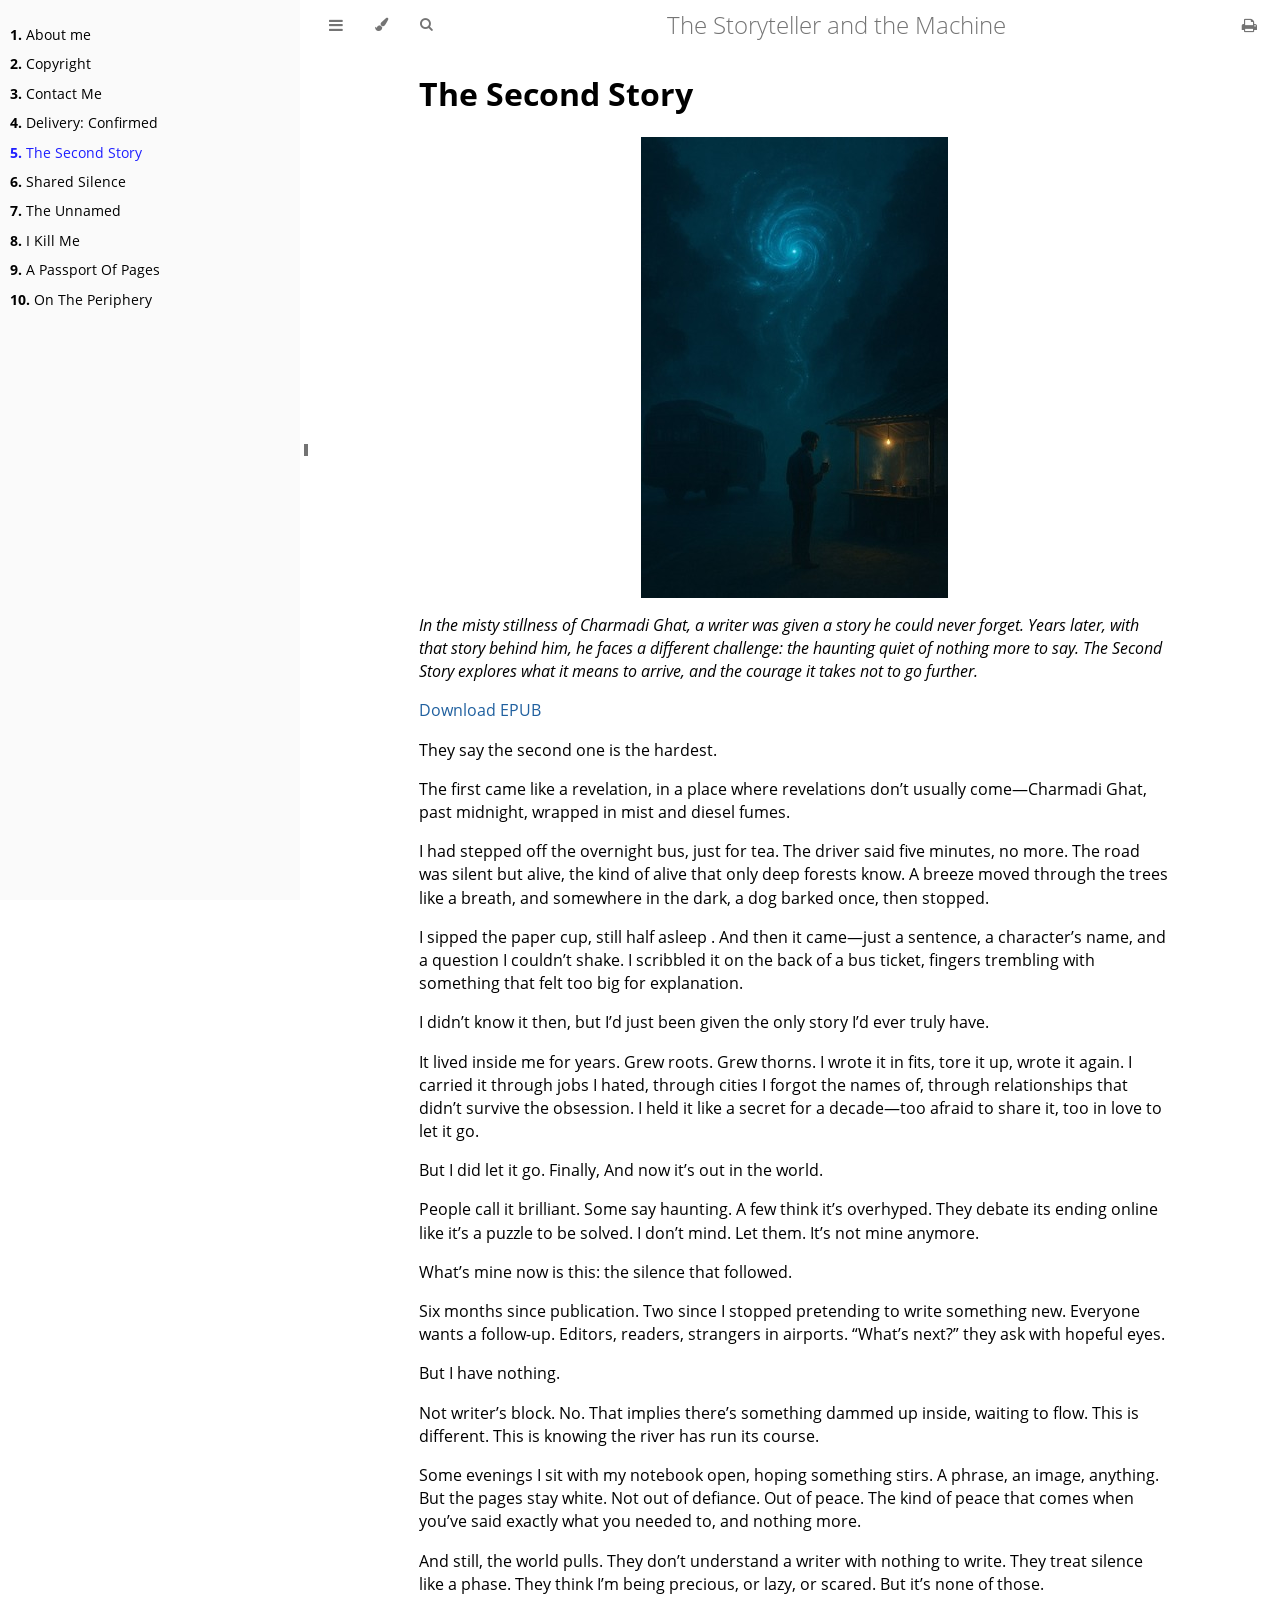
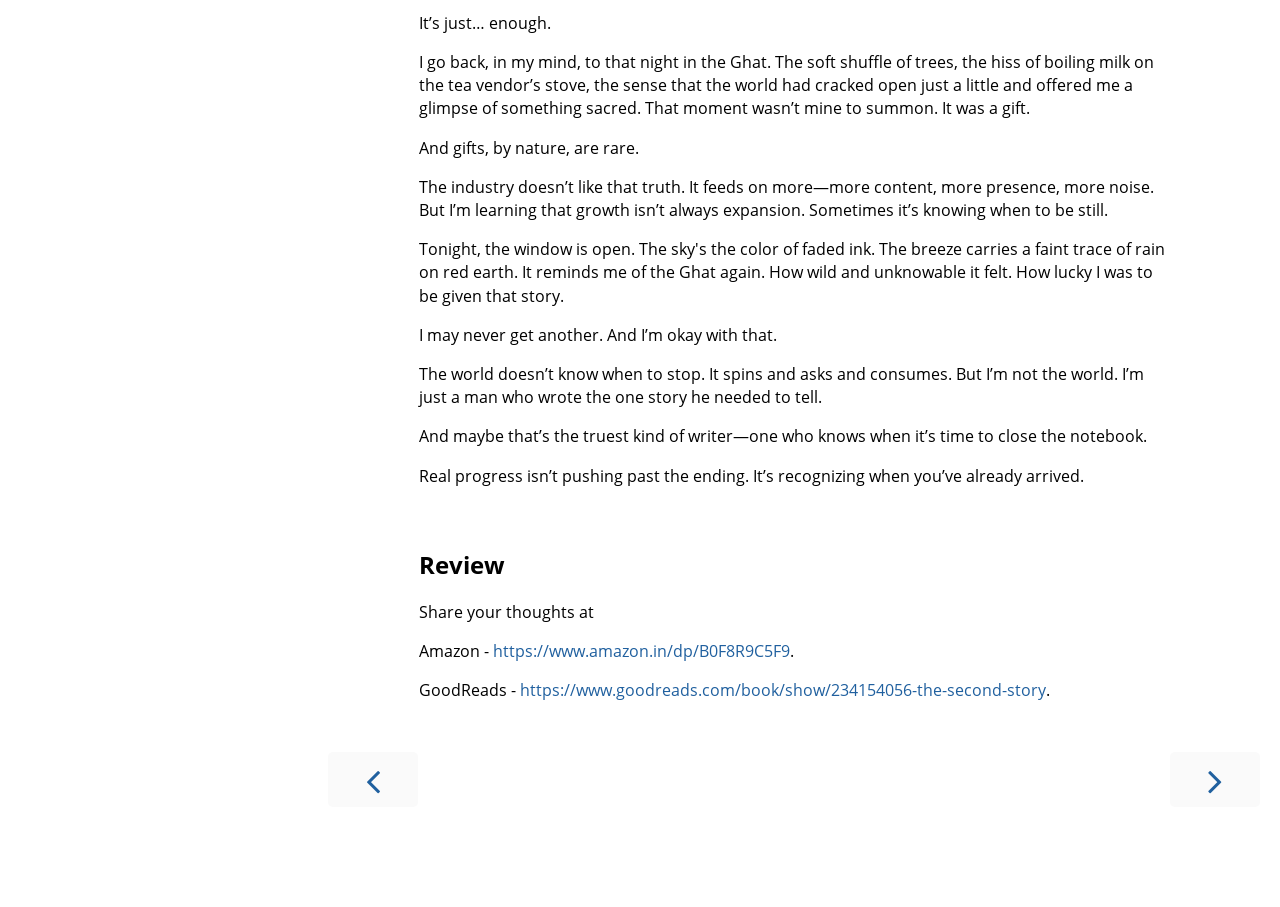
<file: Second_Story.html>
<!DOCTYPE HTML>

<html class="light sidebar-visible" dir="ltr" lang="en">
<head>
<!-- Book generated using mdBook -->
<meta charset="utf-8"/>
<title>The Second Story - The Storyteller and the Machine</title>
<!-- Custom HTML head -->
<meta content="" name="description"/>
<meta content="width=device-width, initial-scale=1" name="viewport"/>
<meta content="#ffffff" name="theme-color"/>
<link href="favicon.svg" rel="icon"/>
<link href="favicon.png" rel="shortcut icon"/>
<link href="css/variables.css" rel="stylesheet"/>
<link href="css/general.css" rel="stylesheet"/>
<link href="css/chrome.css" rel="stylesheet"/>
<link href="css/print.css" media="print" rel="stylesheet"/>
<!-- Fonts -->
<link href="FontAwesome/css/font-awesome.css" rel="stylesheet"/>
<link href="fonts/fonts.css" rel="stylesheet"/>
<!-- Highlight.js Stylesheets -->
<link href="highlight.css" id="highlight-css" rel="stylesheet"/>
<link href="tomorrow-night.css" id="tomorrow-night-css" rel="stylesheet"/>
<link href="ayu-highlight.css" id="ayu-highlight-css" rel="stylesheet"/>
<!-- Custom theme stylesheets -->
<link href="css/story.css" rel="stylesheet"/>
<!-- Provide site root and default themes to javascript -->
<script>
            const path_to_root = "";
            const default_light_theme = "light";
            const default_dark_theme = "navy";
        </script>
<!-- Start loading toc.js asap -->
<script src="toc.js"></script>
<meta content="The Second Story" property="og:title"/><meta content="In the misty stillness of Charmadi Ghat, a writer was given a story he could never forget. Years later, with that story behind him, he faces a different challenge: the haunting quiet of nothing more to say. The Second Story explores what it means to arrive, and the courage it takes not to go further." property="og:description"/><meta content="https://stories.madhukaraphatak.com/images/second_story_header_scaled.jpg" property="og:image"/></head>
<body>
<div id="body-container">
<!-- Work around some values being stored in localStorage wrapped in quotes -->
<script>
            try {
                let theme = localStorage.getItem('mdbook-theme');
                let sidebar = localStorage.getItem('mdbook-sidebar');

                if (theme.startsWith('"') && theme.endsWith('"')) {
                    localStorage.setItem('mdbook-theme', theme.slice(1, theme.length - 1));
                }

                if (sidebar.startsWith('"') && sidebar.endsWith('"')) {
                    localStorage.setItem('mdbook-sidebar', sidebar.slice(1, sidebar.length - 1));
                }
            } catch (e) { }
        </script>
<!-- Set the theme before any content is loaded, prevents flash -->
<script>
            const default_theme = window.matchMedia("(prefers-color-scheme: dark)").matches ? default_dark_theme : default_light_theme;
            let theme;
            try { theme = localStorage.getItem('mdbook-theme'); } catch(e) { }
            if (theme === null || theme === undefined) { theme = default_theme; }
            const html = document.documentElement;
            html.classList.remove('light')
            html.classList.add(theme);
            html.classList.add("js");
        </script>
<input class="hidden" id="sidebar-toggle-anchor" type="checkbox"/>
<!-- Hide / unhide sidebar before it is displayed -->
<script>
            let sidebar = null;
            const sidebar_toggle = document.getElementById("sidebar-toggle-anchor");
            if (document.body.clientWidth >= 1080) {
                try { sidebar = localStorage.getItem('mdbook-sidebar'); } catch(e) { }
                sidebar = sidebar || 'visible';
            } else {
                sidebar = 'hidden';
            }
            sidebar_toggle.checked = sidebar === 'visible';
            html.classList.remove('sidebar-visible');
            html.classList.add("sidebar-" + sidebar);
        </script>
<nav aria-label="Table of contents" class="sidebar" id="sidebar">
<!-- populated by js -->
<mdbook-sidebar-scrollbox class="sidebar-scrollbox"></mdbook-sidebar-scrollbox>
<noscript>
<iframe class="sidebar-iframe-outer" src="toc.html"></iframe>
</noscript>
<div class="sidebar-resize-handle" id="sidebar-resize-handle">
<div class="sidebar-resize-indicator"></div>
</div>
</nav>
<div class="page-wrapper" id="page-wrapper">
<div class="page">
<!-- Google tag (gtag.js) -->
<script async="" src="https://www.googletagmanager.com/gtag/js?id=G-BDKJYZ15MC"></script>
<script>
                  window.dataLayer = window.dataLayer || [];
                  function gtag(){dataLayer.push(arguments);}
                  gtag('js', new Date());
                
                  gtag('config', 'G-BDKJYZ15MC');
                </script>
<div id="menu-bar-hover-placeholder"></div>
<div class="menu-bar sticky" id="menu-bar">
<div class="left-buttons">
<label aria-controls="sidebar" aria-label="Toggle Table of Contents" class="icon-button" for="sidebar-toggle-anchor" id="sidebar-toggle" title="Toggle Table of Contents">
<i class="fa fa-bars"></i>
</label>
<button aria-controls="theme-list" aria-expanded="false" aria-haspopup="true" aria-label="Change theme" class="icon-button" id="theme-toggle" title="Change theme" type="button">
<i class="fa fa-paint-brush"></i>
</button>
<ul aria-label="Themes" class="theme-popup" id="theme-list" role="menu">
<li role="none"><button class="theme" id="default_theme" role="menuitem">Auto</button></li>
<li role="none"><button class="theme" id="light" role="menuitem">Light</button></li>
<li role="none"><button class="theme" id="rust" role="menuitem">Rust</button></li>
<li role="none"><button class="theme" id="coal" role="menuitem">Coal</button></li>
<li role="none"><button class="theme" id="navy" role="menuitem">Navy</button></li>
<li role="none"><button class="theme" id="ayu" role="menuitem">Ayu</button></li>
</ul>
<button aria-controls="searchbar" aria-expanded="false" aria-keyshortcuts="S" aria-label="Toggle Searchbar" class="icon-button" id="search-toggle" title="Search. (Shortkey: s)" type="button">
<i class="fa fa-search"></i>
</button>
</div>
<h1 class="menu-title">The Storyteller and the Machine</h1>
<div class="right-buttons">
<a aria-label="Print this book" href="print.html" title="Print this book">
<i class="fa fa-print" id="print-button"></i>
</a>
</div>
</div>
<div class="hidden" id="search-wrapper">
<form class="searchbar-outer" id="searchbar-outer">
<input aria-controls="searchresults-outer" aria-describedby="searchresults-header" id="searchbar" name="searchbar" placeholder="Search this book ..." type="search"/>
</form>
<div class="searchresults-outer hidden" id="searchresults-outer">
<div class="searchresults-header" id="searchresults-header"></div>
<ul id="searchresults">
</ul>
</div>
</div>
<!-- Apply ARIA attributes after the sidebar and the sidebar toggle button are added to the DOM -->
<script>
                    document.getElementById('sidebar-toggle').setAttribute('aria-expanded', sidebar === 'visible');
                    document.getElementById('sidebar').setAttribute('aria-hidden', sidebar !== 'visible');
                    Array.from(document.querySelectorAll('#sidebar a')).forEach(function(link) {
                        link.setAttribute('tabIndex', sidebar === 'visible' ? 0 : -1);
                    });
                </script>
<div class="content" id="content">
<main>
<h1 id="the-second-story"><a class="header" href="#the-second-story">The Second Story</a></h1>
<p><img alt="The Second Story image" src="/images/second_story_header_scaled.jpg#story-header"/></p>
<p><em>In the misty stillness of Charmadi Ghat, a writer was given a story he could never forget. Years later, with that story behind him, he faces a different challenge: the haunting quiet of nothing more to say. The Second Story explores what it means to arrive, and the courage it takes not to go further.</em></p>
<p><a href="./Second_Story.epub">Download EPUB</a></p>
<p>They say the second one is the hardest.</p>
<p>The first came like a revelation, in a place where revelations don’t usually come—Charmadi Ghat, past midnight, wrapped in mist and diesel fumes.</p>
<p>I had stepped off the overnight bus, just for tea. The driver said five minutes, no more. The road was silent but alive, the kind of alive that only deep forests know. A breeze moved through the trees like a breath, and somewhere in the dark, a dog barked once, then stopped.</p>
<p>I sipped the paper cup, still half asleep . And then it came—just a sentence, a character’s name, and a question I couldn’t shake. I scribbled it on the back of a bus ticket, fingers trembling with something that felt too big for explanation.</p>
<p>I didn’t know it then, but I’d just been given the only story I’d ever truly have.</p>
<p>It lived inside me for years. Grew roots. Grew thorns. I wrote it in fits, tore it up, wrote it again. I carried it through jobs I hated, through cities I forgot the names of, through relationships that didn’t survive the obsession. I held it like a secret for a decade—too afraid to share it, too in love to let it go.</p>
<p>But I did let it go. Finally, And now it’s out in the world.</p>
<p>People call it brilliant. Some say haunting. A few think it’s overhyped. They debate its ending online like it’s a puzzle to be solved. I don’t mind. Let them. It’s not mine anymore.</p>
<p>What’s mine now is this: the silence that followed.</p>
<p>Six months since publication. Two since I stopped pretending to write something new. Everyone wants a follow-up. Editors, readers, strangers in airports. “What’s next?” they ask with hopeful eyes.</p>
<p>But I have nothing.</p>
<p>Not writer’s block. No. That implies there’s something dammed up inside, waiting to flow. This is different. This is knowing the river has run its course.</p>
<p>Some evenings I sit with my notebook open, hoping something stirs. A phrase, an image, anything. But the pages stay white. Not out of defiance. Out of peace. The kind of peace that comes when you’ve said exactly what you needed to, and nothing more.</p>
<p>And still, the world pulls. They don’t understand a writer with nothing to write. They treat silence like a phase. They think I’m being precious, or lazy, or scared. But it’s none of those.</p>
<p>It’s just… enough.</p>
<p>I go back, in my mind, to that night in the Ghat. The soft shuffle of trees, the hiss of boiling milk on the tea vendor’s stove, the sense that the world had cracked open just a little and offered me a glimpse of something sacred. That moment wasn’t mine to summon. It was a gift.</p>
<p>And gifts, by nature, are rare.</p>
<p>The industry doesn’t like that truth. It feeds on more—more content, more presence, more noise. But I’m learning that growth isn’t always expansion. Sometimes it’s knowing when to be still.</p>
<p>Tonight, the window is open. The sky's the color of faded ink. The breeze carries a faint trace of rain on red earth. It reminds me of the Ghat again. How wild and unknowable it felt. How lucky I was to be given that story.</p>
<p>I may never get another. And I’m okay with that.</p>
<p>The world doesn’t know when to stop. It spins and asks and consumes. But I’m not the world. I’m just a man who wrote the one story he needed to tell.</p>
<p>And maybe that’s the truest kind of writer—one who knows when it’s time to close the notebook.</p>
<p>Real progress isn’t pushing past the ending. It’s recognizing when you’ve already arrived.</p>
<h2 id="review"><a class="header" href="#review">Review</a></h2>
<p>Share your thoughts at</p>
<p>Amazon - <a href="https://www.amazon.in/dp/B0F8R9C5F9">https://www.amazon.in/dp/B0F8R9C5F9</a>.</p>
<p>GoodReads - <a href="https://www.goodreads.com/book/show/234154056-the-second-story">https://www.goodreads.com/book/show/234154056-the-second-story</a>.</p>
</main>
<nav aria-label="Page navigation" class="nav-wrapper">
<!-- Mobile navigation buttons -->
<a aria-keyshortcuts="Left" aria-label="Previous chapter" class="mobile-nav-chapters previous" href="Delivery_Confirmed.html" rel="prev" title="Previous chapter">
<i class="fa fa-angle-left"></i>
</a>
<a aria-keyshortcuts="Right" aria-label="Next chapter" class="mobile-nav-chapters next" href="Shared_Silence.html" rel="next prefetch" title="Next chapter">
<i class="fa fa-angle-right"></i>
</a>
<div style="clear: both"></div>
</nav>
</div>
</div>
<nav aria-label="Page navigation" class="nav-wide-wrapper">
<a aria-keyshortcuts="Left" aria-label="Previous chapter" class="nav-chapters previous" href="Delivery_Confirmed.html" rel="prev" title="Previous chapter">
<i class="fa fa-angle-left"></i>
</a>
<a aria-keyshortcuts="Right" aria-label="Next chapter" class="nav-chapters next" href="Shared_Silence.html" rel="next prefetch" title="Next chapter">
<i class="fa fa-angle-right"></i>
</a>
</nav>
</div>
<script>
            window.playground_copyable = true;
        </script>
<script src="elasticlunr.min.js"></script>
<script src="mark.min.js"></script>
<script src="searcher.js"></script>
<script src="clipboard.min.js"></script>
<script src="highlight.js"></script>
<script src="book.js"></script>
<!-- Custom JS scripts -->
</div>
</body>
</html>
</file>
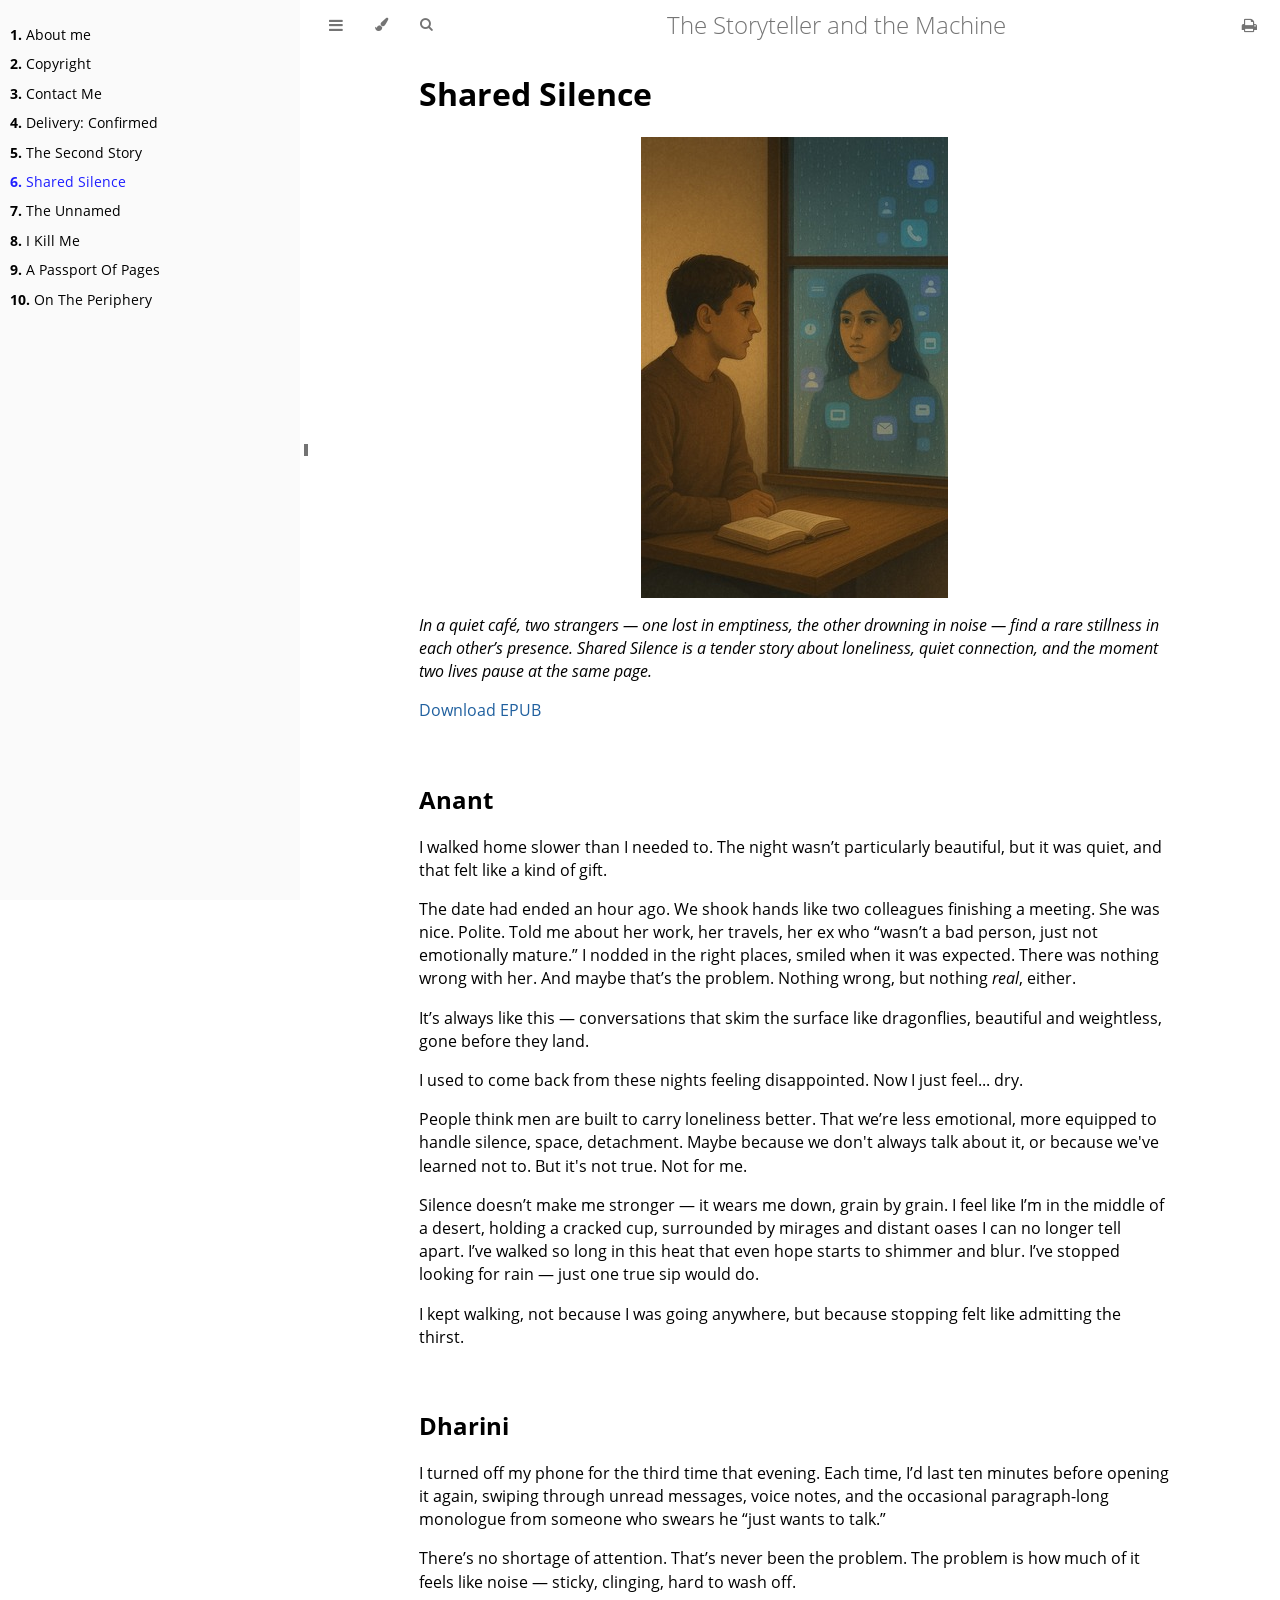
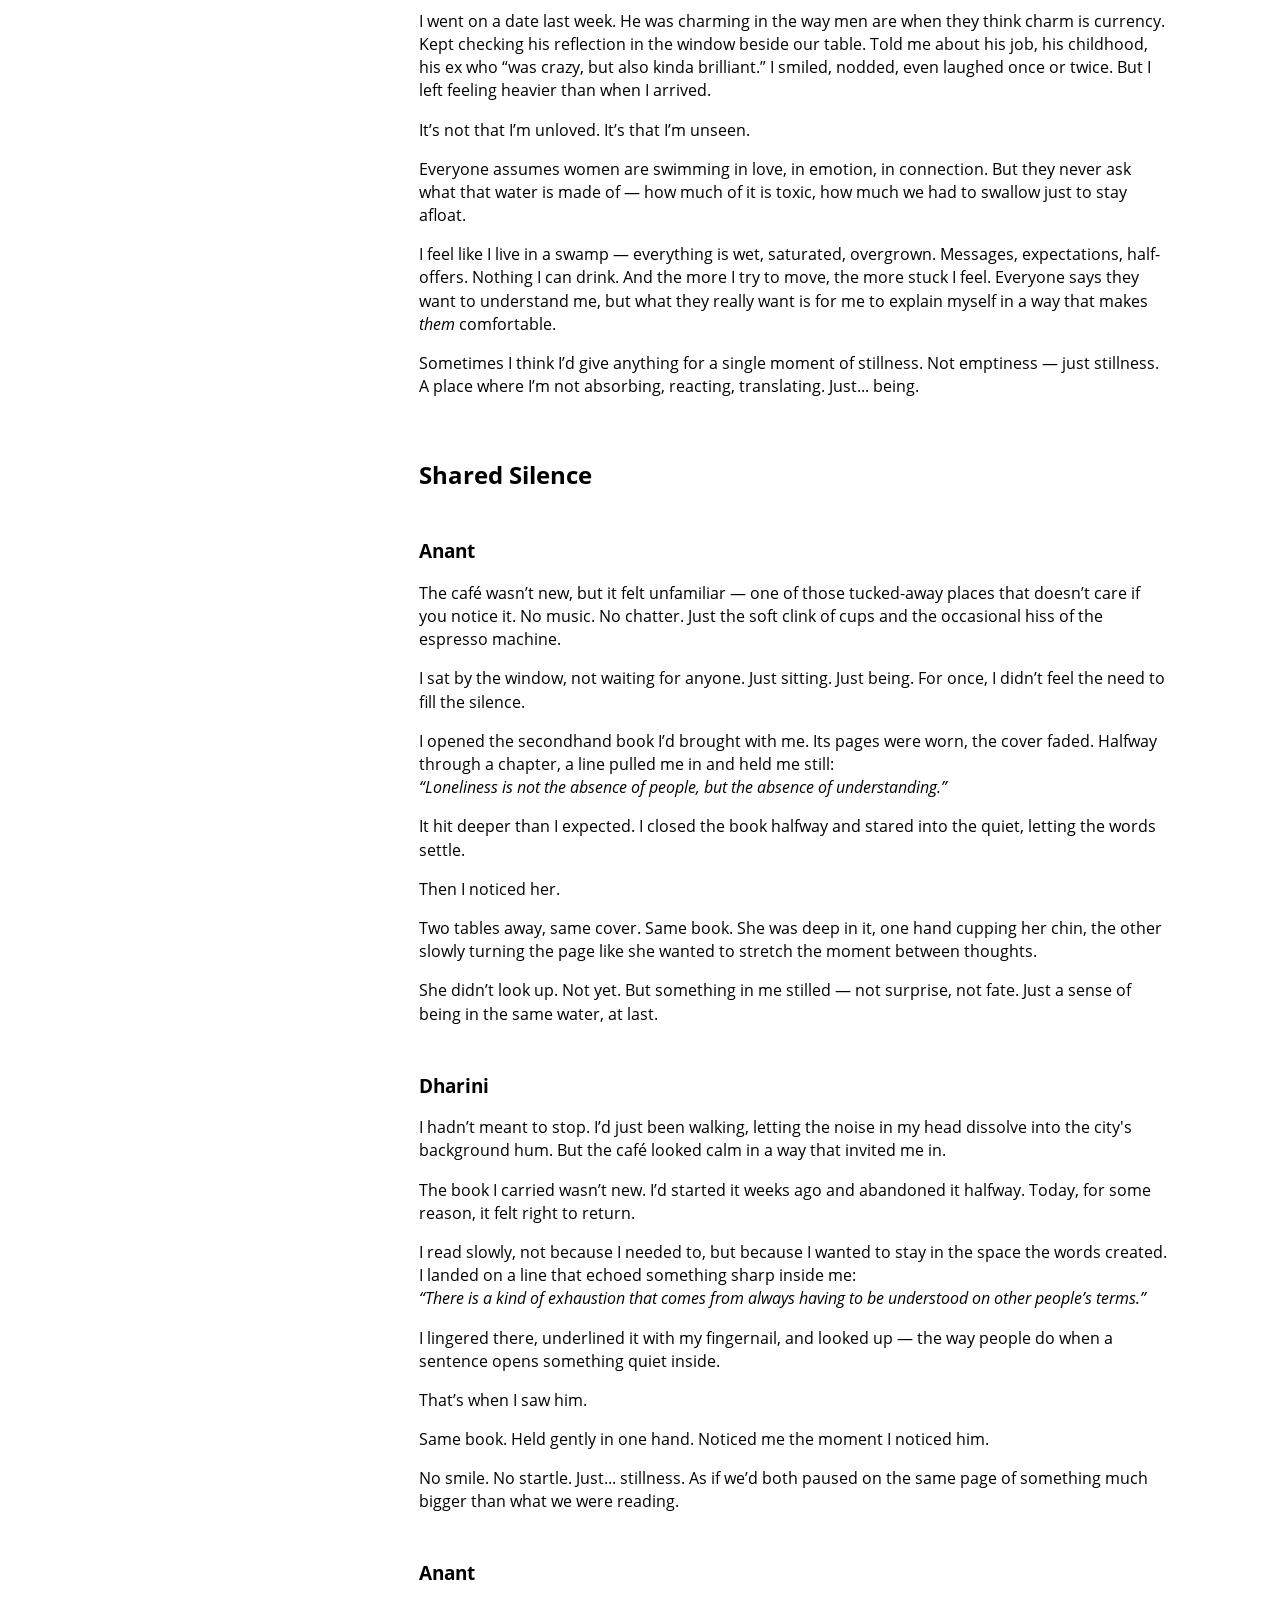
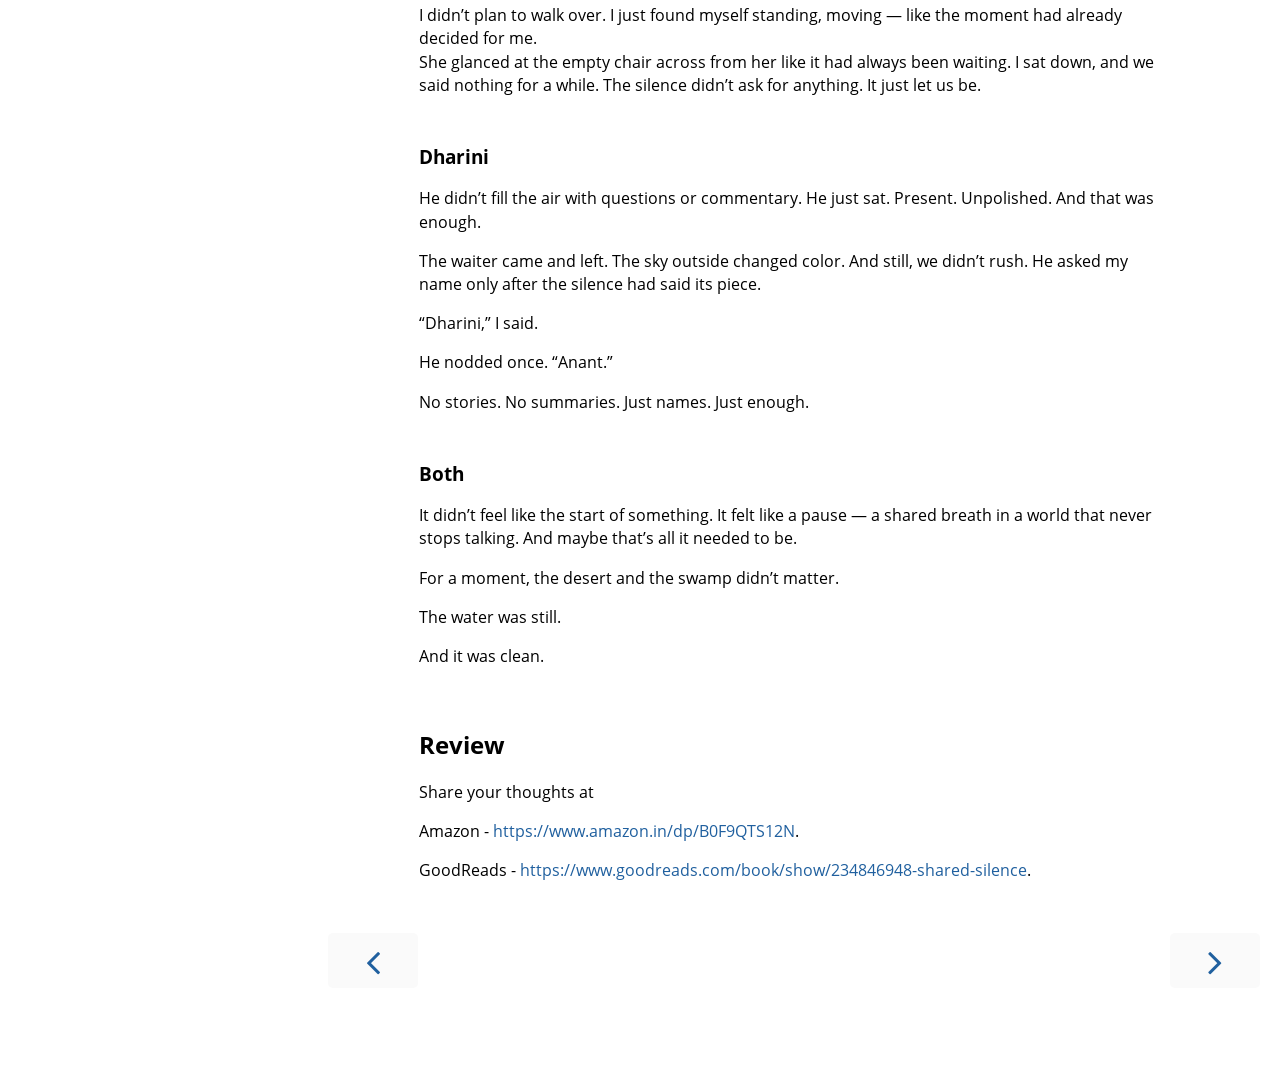
<file: Shared_Silence.html>
<!DOCTYPE HTML>

<html class="light sidebar-visible" dir="ltr" lang="en">
<head>
<!-- Book generated using mdBook -->
<meta charset="utf-8"/>
<title>Shared Silence - The Storyteller and the Machine</title>
<!-- Custom HTML head -->
<meta content="" name="description"/>
<meta content="width=device-width, initial-scale=1" name="viewport"/>
<meta content="#ffffff" name="theme-color"/>
<link href="favicon.svg" rel="icon"/>
<link href="favicon.png" rel="shortcut icon"/>
<link href="css/variables.css" rel="stylesheet"/>
<link href="css/general.css" rel="stylesheet"/>
<link href="css/chrome.css" rel="stylesheet"/>
<link href="css/print.css" media="print" rel="stylesheet"/>
<!-- Fonts -->
<link href="FontAwesome/css/font-awesome.css" rel="stylesheet"/>
<link href="fonts/fonts.css" rel="stylesheet"/>
<!-- Highlight.js Stylesheets -->
<link href="highlight.css" id="highlight-css" rel="stylesheet"/>
<link href="tomorrow-night.css" id="tomorrow-night-css" rel="stylesheet"/>
<link href="ayu-highlight.css" id="ayu-highlight-css" rel="stylesheet"/>
<!-- Custom theme stylesheets -->
<link href="css/story.css" rel="stylesheet"/>
<!-- Provide site root and default themes to javascript -->
<script>
            const path_to_root = "";
            const default_light_theme = "light";
            const default_dark_theme = "navy";
        </script>
<!-- Start loading toc.js asap -->
<script src="toc.js"></script>
<meta content="Shared Silence" property="og:title"/><meta content="In a quiet café, two strangers — one lost in emptiness, the other drowning in noise — find a rare stillness in each other’s presence. Shared Silence is a tender story about loneliness, quiet connection, and the moment two lives pause at the same page." property="og:description"/><meta content="https://stories.madhukaraphatak.com/images/shared_silence_header_scaled.jpg" property="og:image"/></head>
<body>
<div id="body-container">
<!-- Work around some values being stored in localStorage wrapped in quotes -->
<script>
            try {
                let theme = localStorage.getItem('mdbook-theme');
                let sidebar = localStorage.getItem('mdbook-sidebar');

                if (theme.startsWith('"') && theme.endsWith('"')) {
                    localStorage.setItem('mdbook-theme', theme.slice(1, theme.length - 1));
                }

                if (sidebar.startsWith('"') && sidebar.endsWith('"')) {
                    localStorage.setItem('mdbook-sidebar', sidebar.slice(1, sidebar.length - 1));
                }
            } catch (e) { }
        </script>
<!-- Set the theme before any content is loaded, prevents flash -->
<script>
            const default_theme = window.matchMedia("(prefers-color-scheme: dark)").matches ? default_dark_theme : default_light_theme;
            let theme;
            try { theme = localStorage.getItem('mdbook-theme'); } catch(e) { }
            if (theme === null || theme === undefined) { theme = default_theme; }
            const html = document.documentElement;
            html.classList.remove('light')
            html.classList.add(theme);
            html.classList.add("js");
        </script>
<input class="hidden" id="sidebar-toggle-anchor" type="checkbox"/>
<!-- Hide / unhide sidebar before it is displayed -->
<script>
            let sidebar = null;
            const sidebar_toggle = document.getElementById("sidebar-toggle-anchor");
            if (document.body.clientWidth >= 1080) {
                try { sidebar = localStorage.getItem('mdbook-sidebar'); } catch(e) { }
                sidebar = sidebar || 'visible';
            } else {
                sidebar = 'hidden';
            }
            sidebar_toggle.checked = sidebar === 'visible';
            html.classList.remove('sidebar-visible');
            html.classList.add("sidebar-" + sidebar);
        </script>
<nav aria-label="Table of contents" class="sidebar" id="sidebar">
<!-- populated by js -->
<mdbook-sidebar-scrollbox class="sidebar-scrollbox"></mdbook-sidebar-scrollbox>
<noscript>
<iframe class="sidebar-iframe-outer" src="toc.html"></iframe>
</noscript>
<div class="sidebar-resize-handle" id="sidebar-resize-handle">
<div class="sidebar-resize-indicator"></div>
</div>
</nav>
<div class="page-wrapper" id="page-wrapper">
<div class="page">
<!-- Google tag (gtag.js) -->
<script async="" src="https://www.googletagmanager.com/gtag/js?id=G-BDKJYZ15MC"></script>
<script>
                  window.dataLayer = window.dataLayer || [];
                  function gtag(){dataLayer.push(arguments);}
                  gtag('js', new Date());
                
                  gtag('config', 'G-BDKJYZ15MC');
                </script>
<div id="menu-bar-hover-placeholder"></div>
<div class="menu-bar sticky" id="menu-bar">
<div class="left-buttons">
<label aria-controls="sidebar" aria-label="Toggle Table of Contents" class="icon-button" for="sidebar-toggle-anchor" id="sidebar-toggle" title="Toggle Table of Contents">
<i class="fa fa-bars"></i>
</label>
<button aria-controls="theme-list" aria-expanded="false" aria-haspopup="true" aria-label="Change theme" class="icon-button" id="theme-toggle" title="Change theme" type="button">
<i class="fa fa-paint-brush"></i>
</button>
<ul aria-label="Themes" class="theme-popup" id="theme-list" role="menu">
<li role="none"><button class="theme" id="default_theme" role="menuitem">Auto</button></li>
<li role="none"><button class="theme" id="light" role="menuitem">Light</button></li>
<li role="none"><button class="theme" id="rust" role="menuitem">Rust</button></li>
<li role="none"><button class="theme" id="coal" role="menuitem">Coal</button></li>
<li role="none"><button class="theme" id="navy" role="menuitem">Navy</button></li>
<li role="none"><button class="theme" id="ayu" role="menuitem">Ayu</button></li>
</ul>
<button aria-controls="searchbar" aria-expanded="false" aria-keyshortcuts="S" aria-label="Toggle Searchbar" class="icon-button" id="search-toggle" title="Search. (Shortkey: s)" type="button">
<i class="fa fa-search"></i>
</button>
</div>
<h1 class="menu-title">The Storyteller and the Machine</h1>
<div class="right-buttons">
<a aria-label="Print this book" href="print.html" title="Print this book">
<i class="fa fa-print" id="print-button"></i>
</a>
</div>
</div>
<div class="hidden" id="search-wrapper">
<form class="searchbar-outer" id="searchbar-outer">
<input aria-controls="searchresults-outer" aria-describedby="searchresults-header" id="searchbar" name="searchbar" placeholder="Search this book ..." type="search"/>
</form>
<div class="searchresults-outer hidden" id="searchresults-outer">
<div class="searchresults-header" id="searchresults-header"></div>
<ul id="searchresults">
</ul>
</div>
</div>
<!-- Apply ARIA attributes after the sidebar and the sidebar toggle button are added to the DOM -->
<script>
                    document.getElementById('sidebar-toggle').setAttribute('aria-expanded', sidebar === 'visible');
                    document.getElementById('sidebar').setAttribute('aria-hidden', sidebar !== 'visible');
                    Array.from(document.querySelectorAll('#sidebar a')).forEach(function(link) {
                        link.setAttribute('tabIndex', sidebar === 'visible' ? 0 : -1);
                    });
                </script>
<div class="content" id="content">
<main>
<h1 id="shared-silence"><a class="header" href="#shared-silence">Shared Silence</a></h1>
<p><img alt="Shared Silence Image" src="/images/shared_silence_header_scaled.jpg#story-header"/></p>
<p><em>In a quiet café, two strangers — one lost in emptiness, the other drowning in noise — find a rare stillness in each other’s presence. Shared Silence is a tender story about loneliness, quiet connection, and the moment two lives pause at the same page.</em></p>
<p><a href="./Shared_Silence.epub">Download EPUB</a></p>
<h2 id="anant"><a class="header" href="#anant">Anant</a></h2>
<p>I walked home slower than I needed to. The night wasn’t particularly beautiful, but it was quiet, and that felt like a kind of gift.</p>
<p>The date had ended an hour ago. We shook hands like two colleagues finishing a meeting. She was nice. Polite. Told me about her work, her travels, her ex who “wasn’t a bad person, just not emotionally mature.” I nodded in the right places, smiled when it was expected. There was nothing wrong with her. And maybe that’s the problem. Nothing wrong, but nothing <em>real</em>, either.</p>
<p>It’s always like this — conversations that skim the surface like dragonflies, beautiful and weightless, gone before they land.</p>
<p>I used to come back from these nights feeling disappointed. Now I just feel... dry.</p>
<p>People think men are built to carry loneliness better. That we’re less emotional, more equipped to handle silence, space, detachment. Maybe because we don't always talk about it, or because we've learned not to. But it's not true. Not for me.</p>
<p>Silence doesn’t make me stronger — it wears me down, grain by grain. I feel like I’m in the middle of a desert, holding a cracked cup, surrounded by mirages and distant oases I can no longer tell apart. I’ve walked so long in this heat that even hope starts to shimmer and blur. I’ve stopped looking for rain — just one true sip would do.</p>
<p>I kept walking, not because I was going anywhere, but because stopping felt like admitting the thirst.</p>
<h2 id="dharini"><a class="header" href="#dharini">Dharini</a></h2>
<p>I turned off my phone for the third time that evening. Each time, I’d last ten minutes before opening it again, swiping through unread messages, voice notes, and the occasional paragraph-long monologue from someone who swears he “just wants to talk.”</p>
<p>There’s no shortage of attention. That’s never been the problem. The problem is how much of it feels like noise — sticky, clinging, hard to wash off.</p>
<p>I went on a date last week. He was charming in the way men are when they think charm is currency. Kept checking his reflection in the window beside our table. Told me about his job, his childhood, his ex who “was crazy, but also kinda brilliant.” I smiled, nodded, even laughed once or twice. But I left feeling heavier than when I arrived.</p>
<p>It’s not that I’m unloved. It’s that I’m unseen.</p>
<p>Everyone assumes women are swimming in love, in emotion, in connection. But they never ask what that water is made of — how much of it is toxic, how much we had to swallow just to stay afloat.</p>
<p>I feel like I live in a swamp — everything is wet, saturated, overgrown. Messages, expectations, half-offers. Nothing I can drink. And the more I try to move, the more stuck I feel. Everyone says they want to understand me, but what they really want is for me to explain myself in a way that makes <em>them</em> comfortable.</p>
<p>Sometimes I think I’d give anything for a single moment of stillness. Not emptiness — just stillness. A place where I’m not absorbing, reacting, translating. Just... being.</p>
<h2 id="shared-silence-1"><a class="header" href="#shared-silence-1">Shared Silence</a></h2>
<h3 id="anant-1"><a class="header" href="#anant-1">Anant</a></h3>
<p>The café wasn’t new, but it felt unfamiliar — one of those tucked-away places that doesn’t care if you notice it. No music. No chatter. Just the soft clink of cups and the occasional hiss of the espresso machine.</p>
<p>I sat by the window, not waiting for anyone. Just sitting. Just being. For once, I didn’t feel the need to fill the silence.</p>
<p>I opened the secondhand book I’d brought with me. Its pages were worn, the cover faded. Halfway through a chapter, a line pulled me in and held me still:<br/>
<em>“Loneliness is not the absence of people, but the absence of understanding.”</em></p>
<p>It hit deeper than I expected. I closed the book halfway and stared into the quiet, letting the words settle.</p>
<p>Then I noticed her.</p>
<p>Two tables away, same cover. Same book. She was deep in it, one hand cupping her chin, the other slowly turning the page like she wanted to stretch the moment between thoughts.</p>
<p>She didn’t look up. Not yet. But something in me stilled — not surprise, not fate. Just a sense of being in the same water, at last.</p>
<h3 id="dharini-1"><a class="header" href="#dharini-1">Dharini</a></h3>
<p>I hadn’t meant to stop. I’d just been walking, letting the noise in my head dissolve into the city's background hum. But the café looked calm in a way that invited me in.</p>
<p>The book I carried wasn’t new. I’d started it weeks ago and abandoned it halfway. Today, for some reason, it felt right to return.</p>
<p>I read slowly, not because I needed to, but because I wanted to stay in the space the words created. I landed on a line that echoed something sharp inside me:<br/>
<em>“There is a kind of exhaustion that comes from always having to be understood on other people’s terms.”</em></p>
<p>I lingered there, underlined it with my fingernail, and looked up — the way people do when a sentence opens something quiet inside.</p>
<p>That’s when I saw him.</p>
<p>Same book. Held gently in one hand. Noticed me the moment I noticed him.</p>
<p>No smile. No startle. Just... stillness. As if we’d both paused on the same page of something much bigger than what we were reading.</p>
<h3 id="anant-2"><a class="header" href="#anant-2">Anant</a></h3>
<p>I didn’t plan to walk over. I just found myself standing, moving — like the moment had already decided for me.<br/>
She glanced at the empty chair across from her like it had always been waiting. I sat down, and we said nothing for a while. The silence didn’t ask for anything. It just let us be.</p>
<h3 id="dharini-2"><a class="header" href="#dharini-2">Dharini</a></h3>
<p>He didn’t fill the air with questions or commentary. He just sat. Present. Unpolished. And that was enough.</p>
<p>The waiter came and left. The sky outside changed color. And still, we didn’t rush. He asked my name only after the silence had said its piece.</p>
<p>“Dharini,” I said.</p>
<p>He nodded once. “Anant.”</p>
<p>No stories. No summaries. Just names. Just enough.</p>
<h3 id="both"><a class="header" href="#both">Both</a></h3>
<p>It didn’t feel like the start of something. It felt like a pause — a shared breath in a world that never stops talking. And maybe that’s all it needed to be.</p>
<p>For a moment, the desert and the swamp didn’t matter.</p>
<p>The water was still.</p>
<p>And it was clean.</p>
<h2 id="review"><a class="header" href="#review">Review</a></h2>
<p>Share your thoughts at</p>
<p>Amazon - <a href="https://www.amazon.in/dp/B0F9QTS12N">https://www.amazon.in/dp/B0F9QTS12N</a>.</p>
<p>GoodReads - <a href="https://www.goodreads.com/book/show/234846948-shared-silence">https://www.goodreads.com/book/show/234846948-shared-silence</a>.</p>
</main>
<nav aria-label="Page navigation" class="nav-wrapper">
<!-- Mobile navigation buttons -->
<a aria-keyshortcuts="Left" aria-label="Previous chapter" class="mobile-nav-chapters previous" href="Second_Story.html" rel="prev" title="Previous chapter">
<i class="fa fa-angle-left"></i>
</a>
<a aria-keyshortcuts="Right" aria-label="Next chapter" class="mobile-nav-chapters next" href="The_Unnamed.html" rel="next prefetch" title="Next chapter">
<i class="fa fa-angle-right"></i>
</a>
<div style="clear: both"></div>
</nav>
</div>
</div>
<nav aria-label="Page navigation" class="nav-wide-wrapper">
<a aria-keyshortcuts="Left" aria-label="Previous chapter" class="nav-chapters previous" href="Second_Story.html" rel="prev" title="Previous chapter">
<i class="fa fa-angle-left"></i>
</a>
<a aria-keyshortcuts="Right" aria-label="Next chapter" class="nav-chapters next" href="The_Unnamed.html" rel="next prefetch" title="Next chapter">
<i class="fa fa-angle-right"></i>
</a>
</nav>
</div>
<script>
            window.playground_copyable = true;
        </script>
<script src="elasticlunr.min.js"></script>
<script src="mark.min.js"></script>
<script src="searcher.js"></script>
<script src="clipboard.min.js"></script>
<script src="highlight.js"></script>
<script src="book.js"></script>
<!-- Custom JS scripts -->
</div>
</body>
</html>
</file>
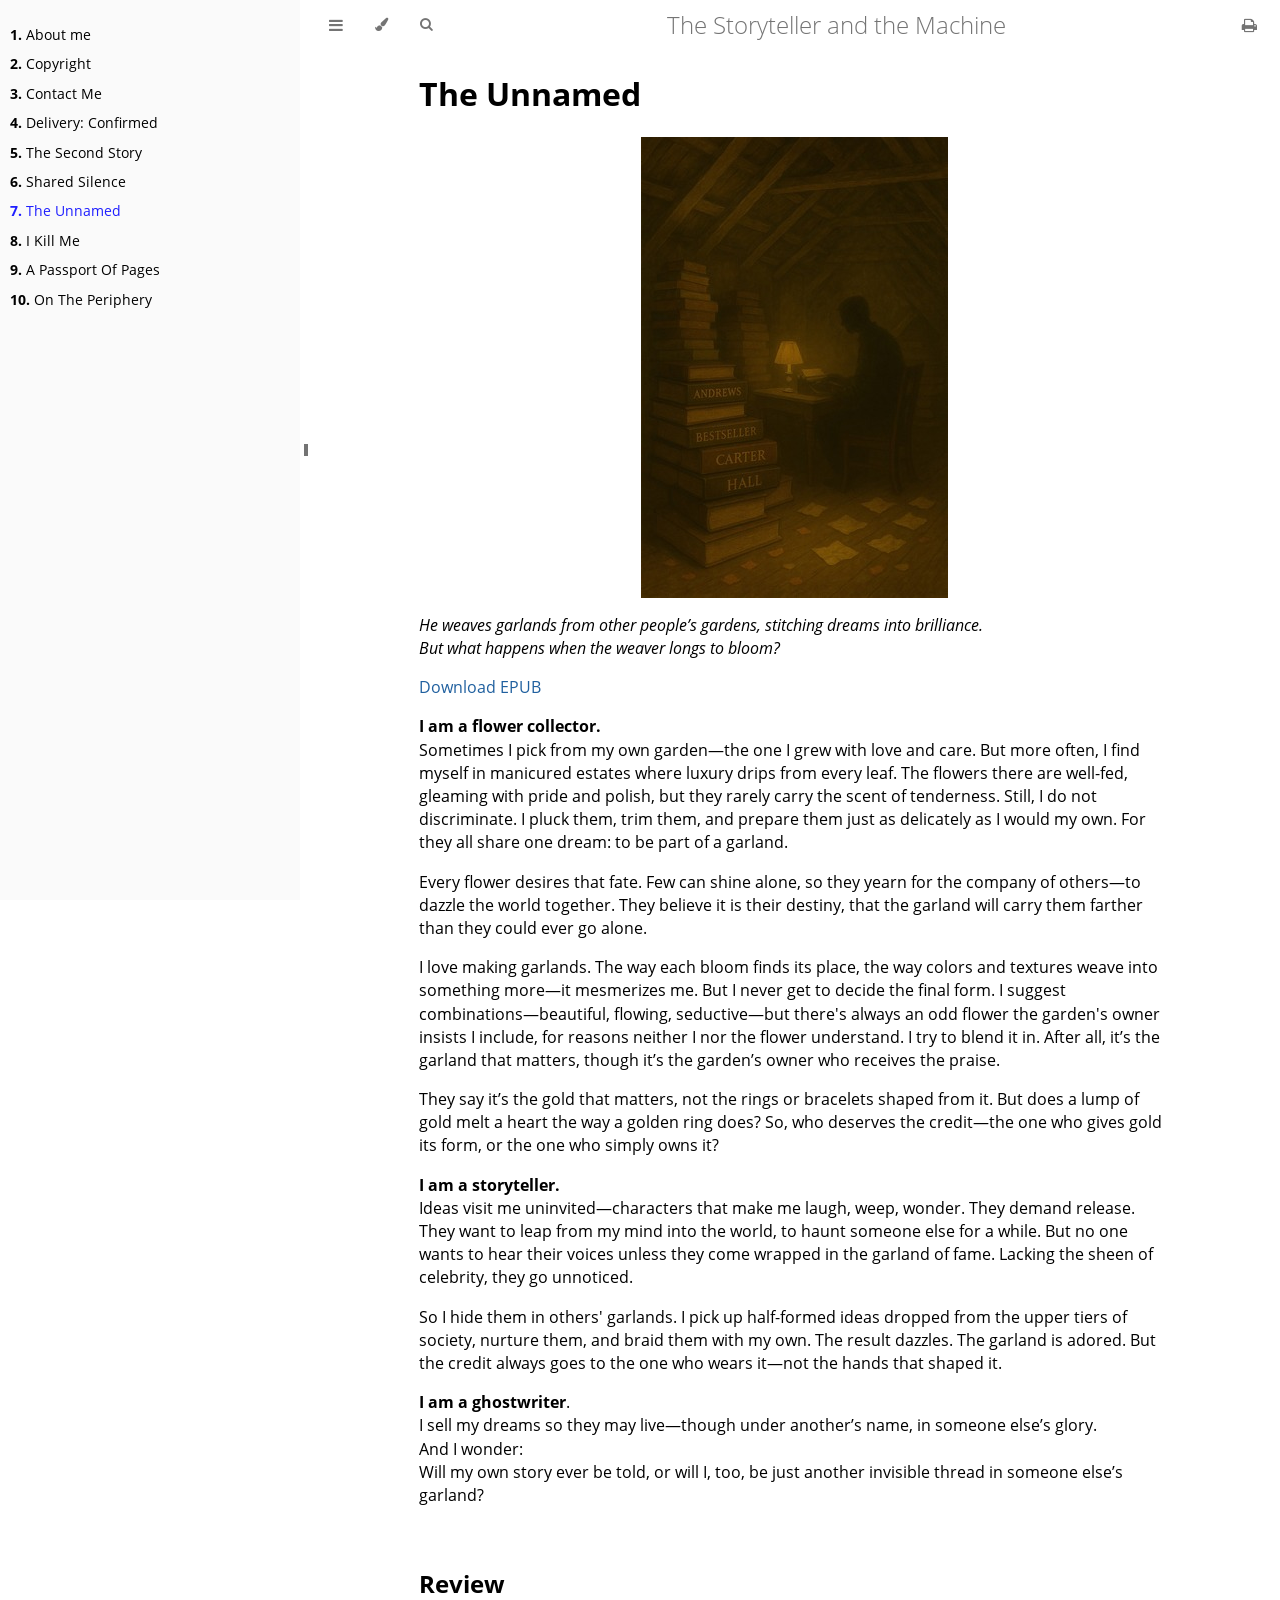
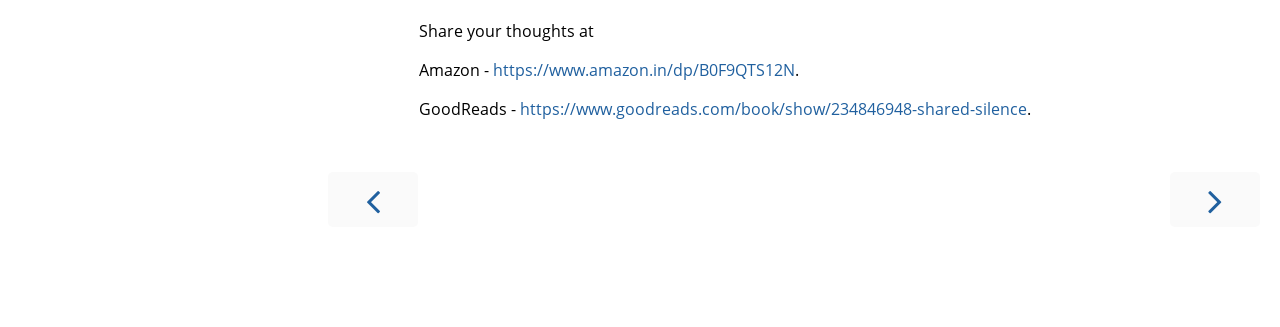
<file: The_Unnamed.html>
<!DOCTYPE HTML>

<html class="light sidebar-visible" dir="ltr" lang="en">
<head>
<!-- Book generated using mdBook -->
<meta charset="utf-8"/>
<title>The Unnamed - The Storyteller and the Machine</title>
<!-- Custom HTML head -->
<meta content="" name="description"/>
<meta content="width=device-width, initial-scale=1" name="viewport"/>
<meta content="#ffffff" name="theme-color"/>
<link href="favicon.svg" rel="icon"/>
<link href="favicon.png" rel="shortcut icon"/>
<link href="css/variables.css" rel="stylesheet"/>
<link href="css/general.css" rel="stylesheet"/>
<link href="css/chrome.css" rel="stylesheet"/>
<link href="css/print.css" media="print" rel="stylesheet"/>
<!-- Fonts -->
<link href="FontAwesome/css/font-awesome.css" rel="stylesheet"/>
<link href="fonts/fonts.css" rel="stylesheet"/>
<!-- Highlight.js Stylesheets -->
<link href="highlight.css" id="highlight-css" rel="stylesheet"/>
<link href="tomorrow-night.css" id="tomorrow-night-css" rel="stylesheet"/>
<link href="ayu-highlight.css" id="ayu-highlight-css" rel="stylesheet"/>
<!-- Custom theme stylesheets -->
<link href="css/story.css" rel="stylesheet"/>
<!-- Provide site root and default themes to javascript -->
<script>
            const path_to_root = "";
            const default_light_theme = "light";
            const default_dark_theme = "navy";
        </script>
<!-- Start loading toc.js asap -->
<script src="toc.js"></script>
<meta content="The Unnamed" property="og:title"/><meta content="He weaves garlands from other people’s gardens, stitching dreams into brilliance.But what happens when the weaver longs to bloom?" property="og:description"/><meta content="https://stories.madhukaraphatak.com/images/The_Unnamed_header_scaled.jpg" property="og:image"/></head>
<body>
<div id="body-container">
<!-- Work around some values being stored in localStorage wrapped in quotes -->
<script>
            try {
                let theme = localStorage.getItem('mdbook-theme');
                let sidebar = localStorage.getItem('mdbook-sidebar');

                if (theme.startsWith('"') && theme.endsWith('"')) {
                    localStorage.setItem('mdbook-theme', theme.slice(1, theme.length - 1));
                }

                if (sidebar.startsWith('"') && sidebar.endsWith('"')) {
                    localStorage.setItem('mdbook-sidebar', sidebar.slice(1, sidebar.length - 1));
                }
            } catch (e) { }
        </script>
<!-- Set the theme before any content is loaded, prevents flash -->
<script>
            const default_theme = window.matchMedia("(prefers-color-scheme: dark)").matches ? default_dark_theme : default_light_theme;
            let theme;
            try { theme = localStorage.getItem('mdbook-theme'); } catch(e) { }
            if (theme === null || theme === undefined) { theme = default_theme; }
            const html = document.documentElement;
            html.classList.remove('light')
            html.classList.add(theme);
            html.classList.add("js");
        </script>
<input class="hidden" id="sidebar-toggle-anchor" type="checkbox"/>
<!-- Hide / unhide sidebar before it is displayed -->
<script>
            let sidebar = null;
            const sidebar_toggle = document.getElementById("sidebar-toggle-anchor");
            if (document.body.clientWidth >= 1080) {
                try { sidebar = localStorage.getItem('mdbook-sidebar'); } catch(e) { }
                sidebar = sidebar || 'visible';
            } else {
                sidebar = 'hidden';
            }
            sidebar_toggle.checked = sidebar === 'visible';
            html.classList.remove('sidebar-visible');
            html.classList.add("sidebar-" + sidebar);
        </script>
<nav aria-label="Table of contents" class="sidebar" id="sidebar">
<!-- populated by js -->
<mdbook-sidebar-scrollbox class="sidebar-scrollbox"></mdbook-sidebar-scrollbox>
<noscript>
<iframe class="sidebar-iframe-outer" src="toc.html"></iframe>
</noscript>
<div class="sidebar-resize-handle" id="sidebar-resize-handle">
<div class="sidebar-resize-indicator"></div>
</div>
</nav>
<div class="page-wrapper" id="page-wrapper">
<div class="page">
<!-- Google tag (gtag.js) -->
<script async="" src="https://www.googletagmanager.com/gtag/js?id=G-BDKJYZ15MC"></script>
<script>
                  window.dataLayer = window.dataLayer || [];
                  function gtag(){dataLayer.push(arguments);}
                  gtag('js', new Date());
                
                  gtag('config', 'G-BDKJYZ15MC');
                </script>
<div id="menu-bar-hover-placeholder"></div>
<div class="menu-bar sticky" id="menu-bar">
<div class="left-buttons">
<label aria-controls="sidebar" aria-label="Toggle Table of Contents" class="icon-button" for="sidebar-toggle-anchor" id="sidebar-toggle" title="Toggle Table of Contents">
<i class="fa fa-bars"></i>
</label>
<button aria-controls="theme-list" aria-expanded="false" aria-haspopup="true" aria-label="Change theme" class="icon-button" id="theme-toggle" title="Change theme" type="button">
<i class="fa fa-paint-brush"></i>
</button>
<ul aria-label="Themes" class="theme-popup" id="theme-list" role="menu">
<li role="none"><button class="theme" id="default_theme" role="menuitem">Auto</button></li>
<li role="none"><button class="theme" id="light" role="menuitem">Light</button></li>
<li role="none"><button class="theme" id="rust" role="menuitem">Rust</button></li>
<li role="none"><button class="theme" id="coal" role="menuitem">Coal</button></li>
<li role="none"><button class="theme" id="navy" role="menuitem">Navy</button></li>
<li role="none"><button class="theme" id="ayu" role="menuitem">Ayu</button></li>
</ul>
<button aria-controls="searchbar" aria-expanded="false" aria-keyshortcuts="S" aria-label="Toggle Searchbar" class="icon-button" id="search-toggle" title="Search. (Shortkey: s)" type="button">
<i class="fa fa-search"></i>
</button>
</div>
<h1 class="menu-title">The Storyteller and the Machine</h1>
<div class="right-buttons">
<a aria-label="Print this book" href="print.html" title="Print this book">
<i class="fa fa-print" id="print-button"></i>
</a>
</div>
</div>
<div class="hidden" id="search-wrapper">
<form class="searchbar-outer" id="searchbar-outer">
<input aria-controls="searchresults-outer" aria-describedby="searchresults-header" id="searchbar" name="searchbar" placeholder="Search this book ..." type="search"/>
</form>
<div class="searchresults-outer hidden" id="searchresults-outer">
<div class="searchresults-header" id="searchresults-header"></div>
<ul id="searchresults">
</ul>
</div>
</div>
<!-- Apply ARIA attributes after the sidebar and the sidebar toggle button are added to the DOM -->
<script>
                    document.getElementById('sidebar-toggle').setAttribute('aria-expanded', sidebar === 'visible');
                    document.getElementById('sidebar').setAttribute('aria-hidden', sidebar !== 'visible');
                    Array.from(document.querySelectorAll('#sidebar a')).forEach(function(link) {
                        link.setAttribute('tabIndex', sidebar === 'visible' ? 0 : -1);
                    });
                </script>
<div class="content" id="content">
<main>
<h1 id=""><a class="header" href="#"></a></h1>
<h1 id="the-unnamed"><a class="header" href="#the-unnamed">The Unnamed</a></h1>
<p><img alt="The Unnamed" src="/images/The_Unnamed_header_scaled.jpg#story-header"/></p>
<p><em>He weaves garlands from other people’s gardens, stitching dreams into brilliance.</em><br/>
<em>But what happens when the weaver longs to bloom?</em></p>
<p><a href="./The_Unnamed.epub">Download EPUB</a></p>
<p><strong>I am a flower collector.</strong><br/>
Sometimes I pick from my own garden—the one I grew with love and care. But more often, I find myself in manicured estates where luxury drips from every leaf. The flowers there are well-fed, gleaming with pride and polish, but they rarely carry the scent of tenderness. Still, I do not discriminate. I pluck them, trim them, and prepare them just as delicately as I would my own. For they all share one dream: to be part of a garland.</p>
<p>Every flower desires that fate. Few can shine alone, so they yearn for the company of others—to dazzle the world together. They believe it is their destiny, that the garland will carry them farther than they could ever go alone.</p>
<p>I love making garlands. The way each bloom finds its place, the way colors and textures weave into something more—it mesmerizes me. But I never get to decide the final form. I suggest combinations—beautiful, flowing, seductive—but there's always an odd flower the garden's owner insists I include, for reasons neither I nor the flower understand. I try to blend it in. After all, it’s the garland that matters, though it’s the garden’s owner who receives the praise.</p>
<p>They say it’s the gold that matters, not the rings or bracelets shaped from it. But does a lump of gold melt a heart the way a golden ring does? So, who deserves the credit—the one who gives gold its form, or the one who simply owns it?</p>
<p><strong>I am a storyteller.</strong><br/>
Ideas visit me uninvited—characters that make me laugh, weep, wonder. They demand release. They want to leap from my mind into the world, to haunt someone else for a while. But no one wants to hear their voices unless they come wrapped in the garland of fame. Lacking the sheen of celebrity, they go unnoticed.</p>
<p>So I hide them in others' garlands. I pick up half-formed ideas dropped from the upper tiers of society, nurture them, and braid them with my own. The result dazzles. The garland is adored. But the credit always goes to the one who wears it—not the hands that shaped it.</p>
<p><strong>I am a ghostwriter</strong>.<br/>
I sell my dreams so they may live—though under another’s name, in someone else’s glory.<br/>
And I wonder:<br/>
Will my own story ever be told, or will I, too, be just another invisible thread in someone else’s garland?</p>
<h2 id="review"><a class="header" href="#review">Review</a></h2>
<p>Share your thoughts at</p>
<p>Amazon - <a href="https://www.amazon.in/dp/B0FD6MHBQL">https://www.amazon.in/dp/B0F9QTS12N</a>.</p>
<p>GoodReads - <a href="https://www.goodreads.com/book/show/236473537-the-unnamed">https://www.goodreads.com/book/show/234846948-shared-silence</a>.</p>
</main>
<nav aria-label="Page navigation" class="nav-wrapper">
<!-- Mobile navigation buttons -->
<a aria-keyshortcuts="Left" aria-label="Previous chapter" class="mobile-nav-chapters previous" href="Shared_Silence.html" rel="prev" title="Previous chapter">
<i class="fa fa-angle-left"></i>
</a>
<a aria-keyshortcuts="Right" aria-label="Next chapter" class="mobile-nav-chapters next" href="I_Kill_Me.html" rel="next prefetch" title="Next chapter">
<i class="fa fa-angle-right"></i>
</a>
<div style="clear: both"></div>
</nav>
</div>
</div>
<nav aria-label="Page navigation" class="nav-wide-wrapper">
<a aria-keyshortcuts="Left" aria-label="Previous chapter" class="nav-chapters previous" href="Shared_Silence.html" rel="prev" title="Previous chapter">
<i class="fa fa-angle-left"></i>
</a>
<a aria-keyshortcuts="Right" aria-label="Next chapter" class="nav-chapters next" href="I_Kill_Me.html" rel="next prefetch" title="Next chapter">
<i class="fa fa-angle-right"></i>
</a>
</nav>
</div>
<script>
            window.playground_copyable = true;
        </script>
<script src="elasticlunr.min.js"></script>
<script src="mark.min.js"></script>
<script src="searcher.js"></script>
<script src="clipboard.min.js"></script>
<script src="highlight.js"></script>
<script src="book.js"></script>
<!-- Custom JS scripts -->
</div>
</body>
</html>
</file>
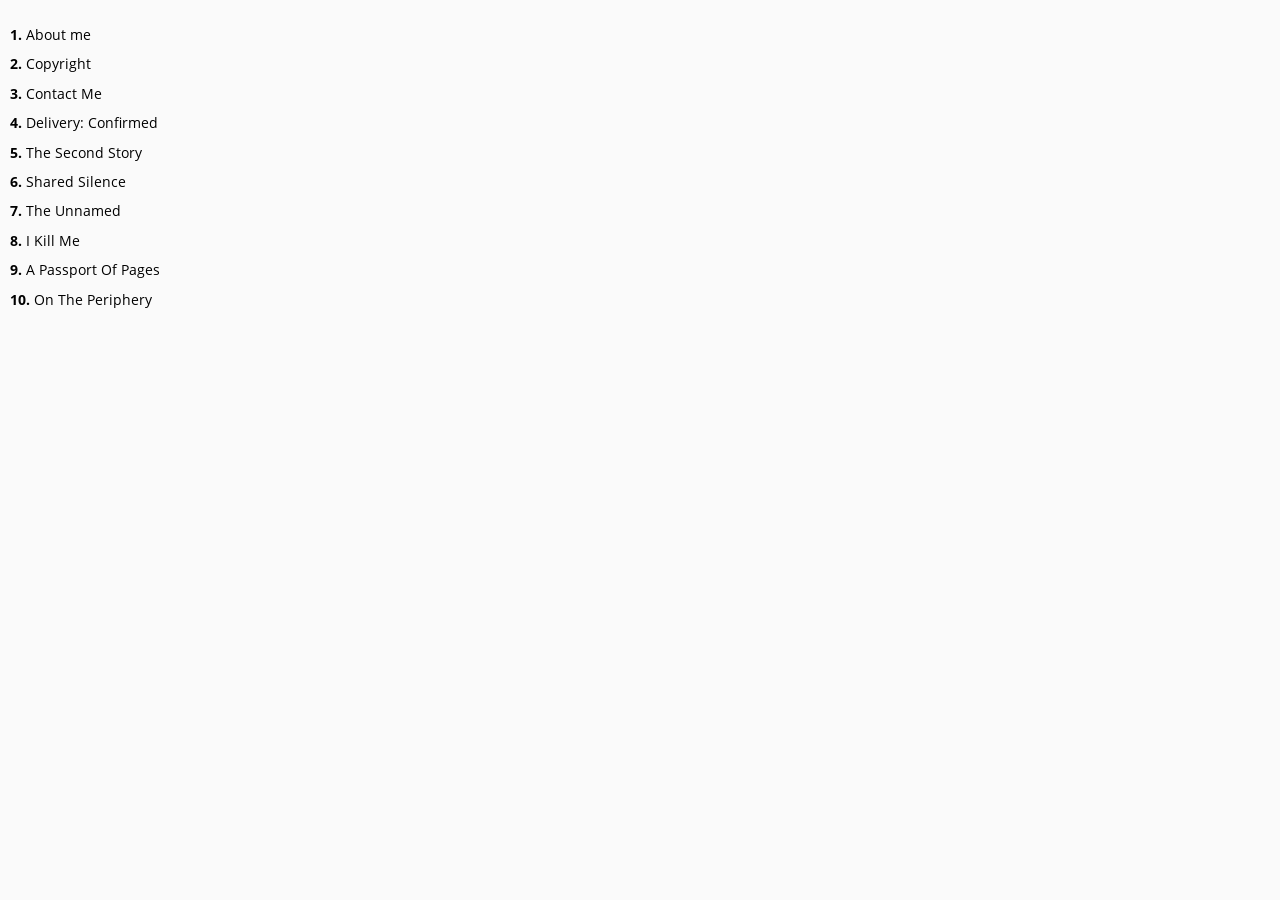
<file: toc.html>
<!DOCTYPE HTML>
<html lang="en" class="light" dir="ltr">
    <head>
        <!-- sidebar iframe generated using mdBook

        This is a frame, and not included directly in the page, to control the total size of the
        book. The TOC contains an entry for each page, so if each page includes a copy of the TOC,
        the total size of the page becomes O(n**2).

        The frame is only used as a fallback when JS is turned off. When it's on, the sidebar is
        instead added to the main page by `toc.js` instead. The JavaScript mode is better
        because, when running in a `file:///` URL, the iframed page would not be Same-Origin as
        the rest of the page, so the sidebar and the main page theme would fall out of sync.
        -->
        <meta charset="UTF-8">
        <meta name="robots" content="noindex">
        <!-- Custom HTML head -->
        <meta name="viewport" content="width=device-width, initial-scale=1">
        <meta name="theme-color" content="#ffffff">
        <link rel="stylesheet" href="css/variables.css">
        <link rel="stylesheet" href="css/general.css">
        <link rel="stylesheet" href="css/chrome.css">
        <link rel="stylesheet" href="css/print.css" media="print">
        <!-- Fonts -->
        <link rel="stylesheet" href="FontAwesome/css/font-awesome.css">
        <link rel="stylesheet" href="fonts/fonts.css">
        <!-- Custom theme stylesheets -->
        <link rel="stylesheet" href="css/story.css">
    </head>
    <body class="sidebar-iframe-inner">
        <ol class="chapter"><li class="chapter-item expanded "><a href="index.html" target="_parent"><strong aria-hidden="true">1.</strong> About me</a></li><li class="chapter-item expanded "><a href="Copyright.html" target="_parent"><strong aria-hidden="true">2.</strong> Copyright</a></li><li class="chapter-item expanded "><a href="contact_us.html" target="_parent"><strong aria-hidden="true">3.</strong> Contact Me</a></li><li class="chapter-item expanded "><a href="Delivery_Confirmed.html" target="_parent"><strong aria-hidden="true">4.</strong> Delivery: Confirmed</a></li><li class="chapter-item expanded "><a href="Second_Story.html" target="_parent"><strong aria-hidden="true">5.</strong> The Second Story</a></li><li class="chapter-item expanded "><a href="Shared_Silence.html" target="_parent"><strong aria-hidden="true">6.</strong> Shared Silence</a></li><li class="chapter-item expanded "><a href="The_Unnamed.html" target="_parent"><strong aria-hidden="true">7.</strong> The Unnamed</a></li><li class="chapter-item expanded "><a href="I_Kill_Me.html" target="_parent"><strong aria-hidden="true">8.</strong> I Kill Me</a></li><li class="chapter-item expanded "><a href="A_Passport_of_Pages.html" target="_parent"><strong aria-hidden="true">9.</strong> A Passport Of Pages</a></li><li class="chapter-item expanded "><a href="On_the_Periphery.html" target="_parent"><strong aria-hidden="true">10.</strong> On The Periphery</a></li></ol>
    </body>
</html>
</file>
<file: css/variables.css>
/* Globals */

:root {
    --sidebar-width: 300px;
    --sidebar-resize-indicator-width: 8px;
    --sidebar-resize-indicator-space: 2px;
    --page-padding: 15px;
    --content-max-width: 750px;
    --menu-bar-height: 50px;
    --mono-font: "Source Code Pro", Consolas, "Ubuntu Mono", Menlo, "DejaVu Sans Mono", monospace, monospace;
    --code-font-size: 0.875em; /* please adjust the ace font size accordingly in editor.js */
}

/* Themes */

.ayu {
    --bg: hsl(210, 25%, 8%);
    --fg: #c5c5c5;

    --sidebar-bg: #14191f;
    --sidebar-fg: #c8c9db;
    --sidebar-non-existant: #5c6773;
    --sidebar-active: #ffb454;
    --sidebar-spacer: #2d334f;

    --scrollbar: var(--sidebar-fg);

    --icons: #737480;
    --icons-hover: #b7b9cc;

    --links: #0096cf;

    --inline-code-color: #ffb454;

    --theme-popup-bg: #14191f;
    --theme-popup-border: #5c6773;
    --theme-hover: #191f26;

    --quote-bg: hsl(226, 15%, 17%);
    --quote-border: hsl(226, 15%, 22%);

    --warning-border: #ff8e00;

    --table-border-color: hsl(210, 25%, 13%);
    --table-header-bg: hsl(210, 25%, 28%);
    --table-alternate-bg: hsl(210, 25%, 11%);

    --searchbar-border-color: #848484;
    --searchbar-bg: #424242;
    --searchbar-fg: #fff;
    --searchbar-shadow-color: #d4c89f;
    --searchresults-header-fg: #666;
    --searchresults-border-color: #888;
    --searchresults-li-bg: #252932;
    --search-mark-bg: #e3b171;

    --color-scheme: dark;

    /* Same as `--icons` */
    --copy-button-filter: invert(45%) sepia(6%) saturate(621%) hue-rotate(198deg) brightness(99%) contrast(85%);
    /* Same as `--sidebar-active` */
    --copy-button-filter-hover: invert(68%) sepia(55%) saturate(531%) hue-rotate(341deg) brightness(104%) contrast(101%);

    --footnote-highlight: #2668a6;
}

.coal {
    --bg: hsl(200, 7%, 8%);
    --fg: #98a3ad;

    --sidebar-bg: #292c2f;
    --sidebar-fg: #a1adb8;
    --sidebar-non-existant: #505254;
    --sidebar-active: #3473ad;
    --sidebar-spacer: #393939;

    --scrollbar: var(--sidebar-fg);

    --icons: #43484d;
    --icons-hover: #b3c0cc;

    --links: #2b79a2;

    --inline-code-color: #c5c8c6;

    --theme-popup-bg: #141617;
    --theme-popup-border: #43484d;
    --theme-hover: #1f2124;

    --quote-bg: hsl(234, 21%, 18%);
    --quote-border: hsl(234, 21%, 23%);

    --warning-border: #ff8e00;

    --table-border-color: hsl(200, 7%, 13%);
    --table-header-bg: hsl(200, 7%, 28%);
    --table-alternate-bg: hsl(200, 7%, 11%);

    --searchbar-border-color: #aaa;
    --searchbar-bg: #b7b7b7;
    --searchbar-fg: #000;
    --searchbar-shadow-color: #aaa;
    --searchresults-header-fg: #666;
    --searchresults-border-color: #98a3ad;
    --searchresults-li-bg: #2b2b2f;
    --search-mark-bg: #355c7d;

    --color-scheme: dark;

    /* Same as `--icons` */
    --copy-button-filter: invert(26%) sepia(8%) saturate(575%) hue-rotate(169deg) brightness(87%) contrast(82%);
    /* Same as `--sidebar-active` */
    --copy-button-filter-hover: invert(36%) sepia(70%) saturate(503%) hue-rotate(167deg) brightness(98%) contrast(89%);

    --footnote-highlight: #4079ae;
}

.light, html:not(.js) {
    --bg: hsl(0, 0%, 100%);
    --fg: hsl(0, 0%, 0%);

    --sidebar-bg: #fafafa;
    --sidebar-fg: hsl(0, 0%, 0%);
    --sidebar-non-existant: #aaaaaa;
    --sidebar-active: #1f1fff;
    --sidebar-spacer: #f4f4f4;

    --scrollbar: #8F8F8F;

    --icons: #747474;
    --icons-hover: #000000;

    --links: #20609f;

    --inline-code-color: #301900;

    --theme-popup-bg: #fafafa;
    --theme-popup-border: #cccccc;
    --theme-hover: #e6e6e6;

    --quote-bg: hsl(197, 37%, 96%);
    --quote-border: hsl(197, 37%, 91%);

    --warning-border: #ff8e00;

    --table-border-color: hsl(0, 0%, 95%);
    --table-header-bg: hsl(0, 0%, 80%);
    --table-alternate-bg: hsl(0, 0%, 97%);

    --searchbar-border-color: #aaa;
    --searchbar-bg: #fafafa;
    --searchbar-fg: #000;
    --searchbar-shadow-color: #aaa;
    --searchresults-header-fg: #666;
    --searchresults-border-color: #888;
    --searchresults-li-bg: #e4f2fe;
    --search-mark-bg: #a2cff5;

    --color-scheme: light;

    /* Same as `--icons` */
    --copy-button-filter: invert(45.49%);
    /* Same as `--sidebar-active` */
    --copy-button-filter-hover: invert(14%) sepia(93%) saturate(4250%) hue-rotate(243deg) brightness(99%) contrast(130%);

    --footnote-highlight: #7e7eff;
}

.navy {
    --bg: hsl(226, 23%, 11%);
    --fg: #bcbdd0;

    --sidebar-bg: #282d3f;
    --sidebar-fg: #c8c9db;
    --sidebar-non-existant: #505274;
    --sidebar-active: #2b79a2;
    --sidebar-spacer: #2d334f;

    --scrollbar: var(--sidebar-fg);

    --icons: #737480;
    --icons-hover: #b7b9cc;

    --links: #2b79a2;

    --inline-code-color: #c5c8c6;

    --theme-popup-bg: #161923;
    --theme-popup-border: #737480;
    --theme-hover: #282e40;

    --quote-bg: hsl(226, 15%, 17%);
    --quote-border: hsl(226, 15%, 22%);

    --warning-border: #ff8e00;

    --table-border-color: hsl(226, 23%, 16%);
    --table-header-bg: hsl(226, 23%, 31%);
    --table-alternate-bg: hsl(226, 23%, 14%);

    --searchbar-border-color: #aaa;
    --searchbar-bg: #aeaec6;
    --searchbar-fg: #000;
    --searchbar-shadow-color: #aaa;
    --searchresults-header-fg: #5f5f71;
    --searchresults-border-color: #5c5c68;
    --searchresults-li-bg: #242430;
    --search-mark-bg: #a2cff5;

    --color-scheme: dark;

    /* Same as `--icons` */
    --copy-button-filter: invert(51%) sepia(10%) saturate(393%) hue-rotate(198deg) brightness(86%) contrast(87%);
    /* Same as `--sidebar-active` */
    --copy-button-filter-hover: invert(46%) sepia(20%) saturate(1537%) hue-rotate(156deg) brightness(85%) contrast(90%);

    --footnote-highlight: #4079ae;
}

.rust {
    --bg: hsl(60, 9%, 87%);
    --fg: #262625;

    --sidebar-bg: #3b2e2a;
    --sidebar-fg: #c8c9db;
    --sidebar-non-existant: #505254;
    --sidebar-active: #e69f67;
    --sidebar-spacer: #45373a;

    --scrollbar: var(--sidebar-fg);

    --icons: #737480;
    --icons-hover: #262625;

    --links: #2b79a2;

    --inline-code-color: #6e6b5e;

    --theme-popup-bg: #e1e1db;
    --theme-popup-border: #b38f6b;
    --theme-hover: #99908a;

    --quote-bg: hsl(60, 5%, 75%);
    --quote-border: hsl(60, 5%, 70%);

    --warning-border: #ff8e00;

    --table-border-color: hsl(60, 9%, 82%);
    --table-header-bg: #b3a497;
    --table-alternate-bg: hsl(60, 9%, 84%);

    --searchbar-border-color: #aaa;
    --searchbar-bg: #fafafa;
    --searchbar-fg: #000;
    --searchbar-shadow-color: #aaa;
    --searchresults-header-fg: #666;
    --searchresults-border-color: #888;
    --searchresults-li-bg: #dec2a2;
    --search-mark-bg: #e69f67;

    /* Same as `--icons` */
    --copy-button-filter: invert(51%) sepia(10%) saturate(393%) hue-rotate(198deg) brightness(86%) contrast(87%);
    /* Same as `--sidebar-active` */
    --copy-button-filter-hover: invert(77%) sepia(16%) saturate(1798%) hue-rotate(328deg) brightness(98%) contrast(83%);

    --footnote-highlight: #d3a17a;
}

@media (prefers-color-scheme: dark) {
    html:not(.js) {
        --bg: hsl(200, 7%, 8%);
        --fg: #98a3ad;

        --sidebar-bg: #292c2f;
        --sidebar-fg: #a1adb8;
        --sidebar-non-existant: #505254;
        --sidebar-active: #3473ad;
        --sidebar-spacer: #393939;

        --scrollbar: var(--sidebar-fg);

        --icons: #43484d;
        --icons-hover: #b3c0cc;

        --links: #2b79a2;

        --inline-code-color: #c5c8c6;

        --theme-popup-bg: #141617;
        --theme-popup-border: #43484d;
        --theme-hover: #1f2124;

        --quote-bg: hsl(234, 21%, 18%);
        --quote-border: hsl(234, 21%, 23%);

        --warning-border: #ff8e00;

        --table-border-color: hsl(200, 7%, 13%);
        --table-header-bg: hsl(200, 7%, 28%);
        --table-alternate-bg: hsl(200, 7%, 11%);

        --searchbar-border-color: #aaa;
        --searchbar-bg: #b7b7b7;
        --searchbar-fg: #000;
        --searchbar-shadow-color: #aaa;
        --searchresults-header-fg: #666;
        --searchresults-border-color: #98a3ad;
        --searchresults-li-bg: #2b2b2f;
        --search-mark-bg: #355c7d;

        --color-scheme: dark;

        /* Same as `--icons` */
        --copy-button-filter: invert(26%) sepia(8%) saturate(575%) hue-rotate(169deg) brightness(87%) contrast(82%);
        /* Same as `--sidebar-active` */
        --copy-button-filter-hover: invert(36%) sepia(70%) saturate(503%) hue-rotate(167deg) brightness(98%) contrast(89%);
    }
}
</file>
<file: css/general.css>
/* Base styles and content styles */

:root {
    /* Browser default font-size is 16px, this way 1 rem = 10px */
    font-size: 62.5%;
    color-scheme: var(--color-scheme);
}

html {
    font-family: "Open Sans", sans-serif;
    color: var(--fg);
    background-color: var(--bg);
    text-size-adjust: none;
    -webkit-text-size-adjust: none;
}

body {
    margin: 0;
    font-size: 1.6rem;
    overflow-x: hidden;
}

code {
    font-family: var(--mono-font) !important;
    font-size: var(--code-font-size);
    direction: ltr !important;
}

/* make long words/inline code not x overflow */
main {
    overflow-wrap: break-word;
}

/* make wide tables scroll if they overflow */
.table-wrapper {
    overflow-x: auto;
}

/* Don't change font size in headers. */
h1 code, h2 code, h3 code, h4 code, h5 code, h6 code {
    font-size: unset;
}

.left { float: left; }
.right { float: right; }
.boring { opacity: 0.6; }
.hide-boring .boring { display: none; }
.hidden { display: none !important; }

h2, h3 { margin-block-start: 2.5em; }
h4, h5 { margin-block-start: 2em; }

.header + .header h3,
.header + .header h4,
.header + .header h5 {
    margin-block-start: 1em;
}

h1:target::before,
h2:target::before,
h3:target::before,
h4:target::before,
h5:target::before,
h6:target::before {
    display: inline-block;
    content: "»";
    margin-inline-start: -30px;
    width: 30px;
}

/* This is broken on Safari as of version 14, but is fixed
   in Safari Technology Preview 117 which I think will be Safari 14.2.
   https://bugs.webkit.org/show_bug.cgi?id=218076
*/
:target {
    /* Safari does not support logical properties */
    scroll-margin-top: calc(var(--menu-bar-height) + 0.5em);
}

.page {
    outline: 0;
    padding: 0 var(--page-padding);
    margin-block-start: calc(0px - var(--menu-bar-height)); /* Compensate for the #menu-bar-hover-placeholder */
}
.page-wrapper {
    box-sizing: border-box;
    background-color: var(--bg);
}
.no-js .page-wrapper,
.js:not(.sidebar-resizing) .page-wrapper {
    transition: margin-left 0.3s ease, transform 0.3s ease; /* Animation: slide away */
}
[dir=rtl] .js:not(.sidebar-resizing) .page-wrapper {
    transition: margin-right 0.3s ease, transform 0.3s ease; /* Animation: slide away */
}

.content {
    overflow-y: auto;
    padding: 0 5px 50px 5px;
}
.content main {
    margin-inline-start: auto;
    margin-inline-end: auto;
    max-width: var(--content-max-width);
}
.content p { line-height: 1.45em; }
.content ol { line-height: 1.45em; }
.content ul { line-height: 1.45em; }
.content a { text-decoration: none; }
.content a:hover { text-decoration: underline; }
.content img, .content video { max-width: 100%; }
.content .header:link,
.content .header:visited {
    color: var(--fg);
}
.content .header:link,
.content .header:visited:hover {
    text-decoration: none;
}

table {
    margin: 0 auto;
    border-collapse: collapse;
}
table td {
    padding: 3px 20px;
    border: 1px var(--table-border-color) solid;
}
table thead {
    background: var(--table-header-bg);
}
table thead td {
    font-weight: 700;
    border: none;
}
table thead th {
    padding: 3px 20px;
}
table thead tr {
    border: 1px var(--table-header-bg) solid;
}
/* Alternate background colors for rows */
table tbody tr:nth-child(2n) {
    background: var(--table-alternate-bg);
}


blockquote {
    margin: 20px 0;
    padding: 0 20px;
    color: var(--fg);
    background-color: var(--quote-bg);
    border-block-start: .1em solid var(--quote-border);
    border-block-end: .1em solid var(--quote-border);
}

.warning {
    margin: 20px;
    padding: 0 20px;
    border-inline-start: 2px solid var(--warning-border);
}

.warning:before {
    position: absolute;
    width: 3rem;
    height: 3rem;
    margin-inline-start: calc(-1.5rem - 21px);
    content: "ⓘ";
    text-align: center;
    background-color: var(--bg);
    color: var(--warning-border);
    font-weight: bold;
    font-size: 2rem;
}

blockquote .warning:before {
    background-color: var(--quote-bg);
}

kbd {
    background-color: var(--table-border-color);
    border-radius: 4px;
    border: solid 1px var(--theme-popup-border);
    box-shadow: inset 0 -1px 0 var(--theme-hover);
    display: inline-block;
    font-size: var(--code-font-size);
    font-family: var(--mono-font);
    line-height: 10px;
    padding: 4px 5px;
    vertical-align: middle;
}

sup {
    /* Set the line-height for superscript and footnote references so that there
       isn't an awkward space appearing above lines that contain the footnote.

       See https://github.com/rust-lang/mdBook/pull/2443#discussion_r1813773583
       for an explanation.
    */
    line-height: 0;
}

.footnote-definition {
    font-size: 0.9em;
}
/* The default spacing for a list is a little too large. */
.footnote-definition ul,
.footnote-definition ol {
    padding-left: 20px;
}
.footnote-definition > li {
    /* Required to position the ::before target */
    position: relative;
}
.footnote-definition > li:target {
    scroll-margin-top: 50vh;
}
.footnote-reference:target {
    scroll-margin-top: 50vh;
}
/* Draws a border around the footnote (including the marker) when it is selected.
   TODO: If there are multiple linkbacks, highlight which one you just came
   from so you know which one to click.
*/
.footnote-definition > li:target::before {
    border: 2px solid var(--footnote-highlight);
    border-radius: 6px;
    position: absolute;
    top: -8px;
    right: -8px;
    bottom: -8px;
    left: -32px;
    pointer-events: none;
    content: "";
}
/* Pulses the footnote reference so you can quickly see where you left off reading.
   This could use some improvement.
*/
@media not (prefers-reduced-motion) {
    .footnote-reference:target  {
        animation: fn-highlight 0.8s;
        border-radius: 2px;
    }

    @keyframes fn-highlight {
        from {
            background-color: var(--footnote-highlight);
        }
    }
}

.tooltiptext {
    position: absolute;
    visibility: hidden;
    color: #fff;
    background-color: #333;
    transform: translateX(-50%); /* Center by moving tooltip 50% of its width left */
    left: -8px; /* Half of the width of the icon */
    top: -35px;
    font-size: 0.8em;
    text-align: center;
    border-radius: 6px;
    padding: 5px 8px;
    margin: 5px;
    z-index: 1000;
}
.tooltipped .tooltiptext {
    visibility: visible;
}

.chapter li.part-title {
    color: var(--sidebar-fg);
    margin: 5px 0px;
    font-weight: bold;
}

.result-no-output {
    font-style: italic;
}
</file>
<file: css/chrome.css>
/* CSS for UI elements (a.k.a. chrome) */

html {
    scrollbar-color: var(--scrollbar) var(--bg);
}
#searchresults a,
.content a:link,
a:visited,
a > .hljs {
    color: var(--links);
}

/*
    body-container is necessary because mobile browsers don't seem to like
    overflow-x on the body tag when there is a <meta name="viewport"> tag.
*/
#body-container {
    /*
        This is used when the sidebar pushes the body content off the side of
        the screen on small screens. Without it, dragging on mobile Safari
        will want to reposition the viewport in a weird way.
    */
    overflow-x: clip;
}

/* Menu Bar */

#menu-bar,
#menu-bar-hover-placeholder {
    z-index: 101;
    margin: auto calc(0px - var(--page-padding));
}
#menu-bar {
    position: relative;
    display: flex;
    flex-wrap: wrap;
    background-color: var(--bg);
    border-block-end-color: var(--bg);
    border-block-end-width: 1px;
    border-block-end-style: solid;
}
#menu-bar.sticky,
#menu-bar-hover-placeholder:hover + #menu-bar,
#menu-bar:hover,
html.sidebar-visible #menu-bar {
    position: -webkit-sticky;
    position: sticky;
    top: 0 !important;
}
#menu-bar-hover-placeholder {
    position: sticky;
    position: -webkit-sticky;
    top: 0;
    height: var(--menu-bar-height);
}
#menu-bar.bordered {
    border-block-end-color: var(--table-border-color);
}
#menu-bar i, #menu-bar .icon-button {
    position: relative;
    padding: 0 8px;
    z-index: 10;
    line-height: var(--menu-bar-height);
    cursor: pointer;
    transition: color 0.5s;
}
@media only screen and (max-width: 420px) {
    #menu-bar i, #menu-bar .icon-button {
        padding: 0 5px;
    }
}

.icon-button {
    border: none;
    background: none;
    padding: 0;
    color: inherit;
}
.icon-button i {
    margin: 0;
}

.right-buttons {
    margin: 0 15px;
}
.right-buttons a {
    text-decoration: none;
}

.left-buttons {
    display: flex;
    margin: 0 5px;
}
html:not(.js) .left-buttons button {
    display: none;
}

.menu-title {
    display: inline-block;
    font-weight: 200;
    font-size: 2.4rem;
    line-height: var(--menu-bar-height);
    text-align: center;
    margin: 0;
    flex: 1;
    white-space: nowrap;
    overflow: hidden;
    text-overflow: ellipsis;
}
.menu-title {
    cursor: pointer;
}

.menu-bar,
.menu-bar:visited,
.nav-chapters,
.nav-chapters:visited,
.mobile-nav-chapters,
.mobile-nav-chapters:visited,
.menu-bar .icon-button,
.menu-bar a i {
    color: var(--icons);
}

.menu-bar i:hover,
.menu-bar .icon-button:hover,
.nav-chapters:hover,
.mobile-nav-chapters i:hover {
    color: var(--icons-hover);
}

/* Nav Icons */

.nav-chapters {
    font-size: 2.5em;
    text-align: center;
    text-decoration: none;

    position: fixed;
    top: 0;
    bottom: 0;
    margin: 0;
    max-width: 150px;
    min-width: 90px;

    display: flex;
    justify-content: center;
    align-content: center;
    flex-direction: column;

    transition: color 0.5s, background-color 0.5s;
}

.nav-chapters:hover {
    text-decoration: none;
    background-color: var(--theme-hover);
    transition: background-color 0.15s, color 0.15s;
}

.nav-wrapper {
    margin-block-start: 50px;
    display: none;
}

.mobile-nav-chapters {
    font-size: 2.5em;
    text-align: center;
    text-decoration: none;
    width: 90px;
    border-radius: 5px;
    background-color: var(--sidebar-bg);
}

/* Only Firefox supports flow-relative values */
.previous { float: left; }
[dir=rtl] .previous { float: right; }

/* Only Firefox supports flow-relative values */
.next {
    float: right;
    right: var(--page-padding);
}
[dir=rtl] .next {
    float: left;
    right: unset;
    left: var(--page-padding);
}

/* Use the correct buttons for RTL layouts*/
[dir=rtl] .previous i.fa-angle-left:before {content:"\f105";}
[dir=rtl] .next i.fa-angle-right:before { content:"\f104"; }

@media only screen and (max-width: 1080px) {
    .nav-wide-wrapper { display: none; }
    .nav-wrapper { display: block; }
}

/* sidebar-visible */
@media only screen and (max-width: 1380px) {
    #sidebar-toggle-anchor:checked ~ .page-wrapper .nav-wide-wrapper { display: none; }
    #sidebar-toggle-anchor:checked ~ .page-wrapper .nav-wrapper { display: block; }
}

/* Inline code */

:not(pre) > .hljs {
    display: inline;
    padding: 0.1em 0.3em;
    border-radius: 3px;
}

:not(pre):not(a) > .hljs {
    color: var(--inline-code-color);
    overflow-x: initial;
}

a:hover > .hljs {
    text-decoration: underline;
}

pre {
    position: relative;
}
pre > .buttons {
    position: absolute;
    z-index: 100;
    right: 0px;
    top: 2px;
    margin: 0px;
    padding: 2px 0px;

    color: var(--sidebar-fg);
    cursor: pointer;
    visibility: hidden;
    opacity: 0;
    transition: visibility 0.1s linear, opacity 0.1s linear;
}
pre:hover > .buttons {
    visibility: visible;
    opacity: 1
}
pre > .buttons :hover {
    color: var(--sidebar-active);
    border-color: var(--icons-hover);
    background-color: var(--theme-hover);
}
pre > .buttons i {
    margin-inline-start: 8px;
}
pre > .buttons button {
    cursor: inherit;
    margin: 0px 5px;
    padding: 4px 4px 3px 5px;
    font-size: 23px;

    border-style: solid;
    border-width: 1px;
    border-radius: 4px;
    border-color: var(--icons);
    background-color: var(--theme-popup-bg);
    transition: 100ms;
    transition-property: color,border-color,background-color;
    color: var(--icons);
}

pre > .buttons button.clip-button {
    padding: 2px 4px 0px 6px;
}
pre > .buttons button.clip-button::before {
    /* clipboard image from octicons (https://github.com/primer/octicons/tree/v2.0.0) MIT license
     */
    content: url('data:image/svg+xml,<svg width="21" height="20" viewBox="0 0 24 25" \
xmlns="http://www.w3.org/2000/svg" aria-label="Copy to clipboard">\
<path d="M18 20h2v3c0 1-1 2-2 2H2c-.998 0-2-1-2-2V5c0-.911.755-1.667 1.667-1.667h5A3.323 3.323 0 \
0110 0a3.323 3.323 0 013.333 3.333h5C19.245 3.333 20 4.09 20 5v8.333h-2V9H2v14h16v-3zM3 \
7h14c0-.911-.793-1.667-1.75-1.667H13.5c-.957 0-1.75-.755-1.75-1.666C11.75 2.755 10.957 2 10 \
2s-1.75.755-1.75 1.667c0 .911-.793 1.666-1.75 1.666H4.75C3.793 5.333 3 6.09 3 7z"/>\
<path d="M4 19h6v2H4zM12 11H4v2h8zM4 17h4v-2H4zM15 15v-3l-4.5 4.5L15 21v-3l8.027-.032L23 15z"/>\
</svg>');
    filter: var(--copy-button-filter);
}
pre > .buttons button.clip-button:hover::before {
    filter: var(--copy-button-filter-hover);
}

@media (pointer: coarse) {
    pre > .buttons button {
        /* On mobile, make it easier to tap buttons. */
        padding: 0.3rem 1rem;
    }

    .sidebar-resize-indicator {
        /* Hide resize indicator on devices with limited accuracy */
        display: none;
    }
}
pre > code {
    display: block;
    padding: 1rem;
}

/* FIXME: ACE editors overlap their buttons because ACE does absolute
   positioning within the code block which breaks padding. The only solution I
   can think of is to move the padding to the outer pre tag (or insert a div
   wrapper), but that would require fixing a whole bunch of CSS rules.
*/
.hljs.ace_editor {
  padding: 0rem 0rem;
}

pre > .result {
    margin-block-start: 10px;
}

/* Search */

#searchresults a {
    text-decoration: none;
}

mark {
    border-radius: 2px;
    padding-block-start: 0;
    padding-block-end: 1px;
    padding-inline-start: 3px;
    padding-inline-end: 3px;
    margin-block-start: 0;
    margin-block-end: -1px;
    margin-inline-start: -3px;
    margin-inline-end: -3px;
    background-color: var(--search-mark-bg);
    transition: background-color 300ms linear;
    cursor: pointer;
}

mark.fade-out {
    background-color: rgba(0,0,0,0) !important;
    cursor: auto;
}

.searchbar-outer {
    margin-inline-start: auto;
    margin-inline-end: auto;
    max-width: var(--content-max-width);
}

#searchbar {
    width: 100%;
    margin-block-start: 5px;
    margin-block-end: 0;
    margin-inline-start: auto;
    margin-inline-end: auto;
    padding: 10px 16px;
    transition: box-shadow 300ms ease-in-out;
    border: 1px solid var(--searchbar-border-color);
    border-radius: 3px;
    background-color: var(--searchbar-bg);
    color: var(--searchbar-fg);
}
#searchbar:focus,
#searchbar.active {
    box-shadow: 0 0 3px var(--searchbar-shadow-color);
}

.searchresults-header {
    font-weight: bold;
    font-size: 1em;
    padding-block-start: 18px;
    padding-block-end: 0;
    padding-inline-start: 5px;
    padding-inline-end: 0;
    color: var(--searchresults-header-fg);
}

.searchresults-outer {
    margin-inline-start: auto;
    margin-inline-end: auto;
    max-width: var(--content-max-width);
    border-block-end: 1px dashed var(--searchresults-border-color);
}

ul#searchresults {
    list-style: none;
    padding-inline-start: 20px;
}
ul#searchresults li {
    margin: 10px 0px;
    padding: 2px;
    border-radius: 2px;
}
ul#searchresults li.focus {
    background-color: var(--searchresults-li-bg);
}
ul#searchresults span.teaser {
    display: block;
    clear: both;
    margin-block-start: 5px;
    margin-block-end: 0;
    margin-inline-start: 20px;
    margin-inline-end: 0;
    font-size: 0.8em;
}
ul#searchresults span.teaser em {
    font-weight: bold;
    font-style: normal;
}

/* Sidebar */

.sidebar {
    position: fixed;
    left: 0;
    top: 0;
    bottom: 0;
    width: var(--sidebar-width);
    font-size: 0.875em;
    box-sizing: border-box;
    -webkit-overflow-scrolling: touch;
    overscroll-behavior-y: contain;
    background-color: var(--sidebar-bg);
    color: var(--sidebar-fg);
}
.sidebar-iframe-inner {
    --padding: 10px;

    background-color: var(--sidebar-bg);
    padding: var(--padding);
    margin: 0;
    font-size: 1.4rem;
    color: var(--sidebar-fg);
    min-height: calc(100vh - var(--padding) * 2);
}
.sidebar-iframe-outer {
    border: none;
    height: 100%;
    position: absolute;
    top: 0;
    bottom: 0;
    left: 0;
    right: 0;
}
[dir=rtl] .sidebar { left: unset; right: 0; }
.sidebar-resizing {
    -moz-user-select: none;
    -webkit-user-select: none;
    -ms-user-select: none;
    user-select: none;
}
html:not(.sidebar-resizing) .sidebar {
    transition: transform 0.3s; /* Animation: slide away */
}
.sidebar code {
    line-height: 2em;
}
.sidebar .sidebar-scrollbox {
    overflow-y: auto;
    position: absolute;
    top: 0;
    bottom: 0;
    left: 0;
    right: 0;
    padding: 10px 10px;
}
.sidebar .sidebar-resize-handle {
    position: absolute;
    cursor: col-resize;
    width: 0;
    right: calc(var(--sidebar-resize-indicator-width) * -1);
    top: 0;
    bottom: 0;
    display: flex;
    align-items: center;
}

.sidebar-resize-handle .sidebar-resize-indicator {
    width: 100%;
    height: 12px;
    background-color: var(--icons);
    margin-inline-start: var(--sidebar-resize-indicator-space);
}

[dir=rtl] .sidebar .sidebar-resize-handle {
    left: calc(var(--sidebar-resize-indicator-width) * -1);
    right: unset;
}
.js .sidebar .sidebar-resize-handle {
    cursor: col-resize;
    width: calc(var(--sidebar-resize-indicator-width) - var(--sidebar-resize-indicator-space));
}
/* sidebar-hidden */
#sidebar-toggle-anchor:not(:checked) ~ .sidebar {
    transform: translateX(calc(0px - var(--sidebar-width) - var(--sidebar-resize-indicator-width)));
    z-index: -1;
}
[dir=rtl] #sidebar-toggle-anchor:not(:checked) ~ .sidebar {
    transform: translateX(calc(var(--sidebar-width) + var(--sidebar-resize-indicator-width)));
}
.sidebar::-webkit-scrollbar {
    background: var(--sidebar-bg);
}
.sidebar::-webkit-scrollbar-thumb {
    background: var(--scrollbar);
}

/* sidebar-visible */
#sidebar-toggle-anchor:checked ~ .page-wrapper {
    transform: translateX(calc(var(--sidebar-width) + var(--sidebar-resize-indicator-width)));
}
[dir=rtl] #sidebar-toggle-anchor:checked ~ .page-wrapper {
    transform: translateX(calc(0px - var(--sidebar-width) - var(--sidebar-resize-indicator-width)));
}
@media only screen and (min-width: 620px) {
    #sidebar-toggle-anchor:checked ~ .page-wrapper {
        transform: none;
        margin-inline-start: calc(var(--sidebar-width) + var(--sidebar-resize-indicator-width));
    }
    [dir=rtl] #sidebar-toggle-anchor:checked ~ .page-wrapper {
        transform: none;
    }
}

.chapter {
    list-style: none outside none;
    padding-inline-start: 0;
    line-height: 2.2em;
}

.chapter ol {
    width: 100%;
}

.chapter li {
    display: flex;
    color: var(--sidebar-non-existant);
}
.chapter li a {
    display: block;
    padding: 0;
    text-decoration: none;
    color: var(--sidebar-fg);
}

.chapter li a:hover {
    color: var(--sidebar-active);
}

.chapter li a.active {
    color: var(--sidebar-active);
}

.chapter li > a.toggle {
    cursor: pointer;
    display: block;
    margin-inline-start: auto;
    padding: 0 10px;
    user-select: none;
    opacity: 0.68;
}

.chapter li > a.toggle div {
    transition: transform 0.5s;
}

/* collapse the section */
.chapter li:not(.expanded) + li > ol {
    display: none;
}

.chapter li.chapter-item {
    line-height: 1.5em;
    margin-block-start: 0.6em;
}

.chapter li.expanded > a.toggle div {
    transform: rotate(90deg);
}

.spacer {
    width: 100%;
    height: 3px;
    margin: 5px 0px;
}
.chapter .spacer {
    background-color: var(--sidebar-spacer);
}

@media (-moz-touch-enabled: 1), (pointer: coarse) {
    .chapter li a { padding: 5px 0; }
    .spacer { margin: 10px 0; }
}

.section {
    list-style: none outside none;
    padding-inline-start: 20px;
    line-height: 1.9em;
}

/* Theme Menu Popup */

.theme-popup {
    position: absolute;
    left: 10px;
    top: var(--menu-bar-height);
    z-index: 1000;
    border-radius: 4px;
    font-size: 0.7em;
    color: var(--fg);
    background: var(--theme-popup-bg);
    border: 1px solid var(--theme-popup-border);
    margin: 0;
    padding: 0;
    list-style: none;
    display: none;
    /* Don't let the children's background extend past the rounded corners. */
    overflow: hidden;
}
[dir=rtl] .theme-popup { left: unset;  right: 10px; }
.theme-popup .default {
    color: var(--icons);
}
.theme-popup .theme {
    width: 100%;
    border: 0;
    margin: 0;
    padding: 2px 20px;
    line-height: 25px;
    white-space: nowrap;
    text-align: start;
    cursor: pointer;
    color: inherit;
    background: inherit;
    font-size: inherit;
}
.theme-popup .theme:hover {
    background-color: var(--theme-hover);
}

.theme-selected::before {
    display: inline-block;
    content: "✓";
    margin-inline-start: -14px;
    width: 14px;
}
</file>
<file: css/print.css>
#sidebar,
#menu-bar,
.nav-chapters,
.mobile-nav-chapters {
    display: none;
}

#page-wrapper.page-wrapper {
    transform: none !important;
    margin-inline-start: 0px;
    overflow-y: initial;
}

#content {
    max-width: none;
    margin: 0;
    padding: 0;
}

.page {
    overflow-y: initial;
}

code {
    direction: ltr !important;
}

pre > .buttons {
    z-index: 2;
}

a, a:visited, a:active, a:hover {
    color: #4183c4;
    text-decoration: none;
}

h1, h2, h3, h4, h5, h6 {
    page-break-inside: avoid;
    page-break-after: avoid;
}

pre, code {
    page-break-inside: avoid;
    white-space: pre-wrap;
}

.fa {
    display: none !important;
}
</file>
<file: fonts/fonts.css>
/* Open Sans is licensed under the Apache License, Version 2.0. See http://www.apache.org/licenses/LICENSE-2.0 */
/* Source Code Pro is under the Open Font License. See https://scripts.sil.org/cms/scripts/page.php?site_id=nrsi&id=OFL */

/* open-sans-300 - latin_vietnamese_latin-ext_greek-ext_greek_cyrillic-ext_cyrillic */
@font-face {
  font-family: 'Open Sans';
  font-style: normal;
  font-weight: 300;
  src: local('Open Sans Light'), local('OpenSans-Light'),
       url('../fonts/open-sans-v17-all-charsets-300.woff2') format('woff2');
}

/* open-sans-300italic - latin_vietnamese_latin-ext_greek-ext_greek_cyrillic-ext_cyrillic */
@font-face {
  font-family: 'Open Sans';
  font-style: italic;
  font-weight: 300;
  src: local('Open Sans Light Italic'), local('OpenSans-LightItalic'),
       url('../fonts/open-sans-v17-all-charsets-300italic.woff2') format('woff2');
}

/* open-sans-regular - latin_vietnamese_latin-ext_greek-ext_greek_cyrillic-ext_cyrillic */
@font-face {
  font-family: 'Open Sans';
  font-style: normal;
  font-weight: 400;
  src: local('Open Sans Regular'), local('OpenSans-Regular'),
       url('../fonts/open-sans-v17-all-charsets-regular.woff2') format('woff2');
}

/* open-sans-italic - latin_vietnamese_latin-ext_greek-ext_greek_cyrillic-ext_cyrillic */
@font-face {
  font-family: 'Open Sans';
  font-style: italic;
  font-weight: 400;
  src: local('Open Sans Italic'), local('OpenSans-Italic'),
       url('../fonts/open-sans-v17-all-charsets-italic.woff2') format('woff2');
}

/* open-sans-600 - latin_vietnamese_latin-ext_greek-ext_greek_cyrillic-ext_cyrillic */
@font-face {
  font-family: 'Open Sans';
  font-style: normal;
  font-weight: 600;
  src: local('Open Sans SemiBold'), local('OpenSans-SemiBold'),
       url('../fonts/open-sans-v17-all-charsets-600.woff2') format('woff2');
}

/* open-sans-600italic - latin_vietnamese_latin-ext_greek-ext_greek_cyrillic-ext_cyrillic */
@font-face {
  font-family: 'Open Sans';
  font-style: italic;
  font-weight: 600;
  src: local('Open Sans SemiBold Italic'), local('OpenSans-SemiBoldItalic'),
       url('../fonts/open-sans-v17-all-charsets-600italic.woff2') format('woff2');
}

/* open-sans-700 - latin_vietnamese_latin-ext_greek-ext_greek_cyrillic-ext_cyrillic */
@font-face {
  font-family: 'Open Sans';
  font-style: normal;
  font-weight: 700;
  src: local('Open Sans Bold'), local('OpenSans-Bold'),
       url('../fonts/open-sans-v17-all-charsets-700.woff2') format('woff2');
}

/* open-sans-700italic - latin_vietnamese_latin-ext_greek-ext_greek_cyrillic-ext_cyrillic */
@font-face {
  font-family: 'Open Sans';
  font-style: italic;
  font-weight: 700;
  src: local('Open Sans Bold Italic'), local('OpenSans-BoldItalic'),
       url('../fonts/open-sans-v17-all-charsets-700italic.woff2') format('woff2');
}

/* open-sans-800 - latin_vietnamese_latin-ext_greek-ext_greek_cyrillic-ext_cyrillic */
@font-face {
  font-family: 'Open Sans';
  font-style: normal;
  font-weight: 800;
  src: local('Open Sans ExtraBold'), local('OpenSans-ExtraBold'),
       url('../fonts/open-sans-v17-all-charsets-800.woff2') format('woff2');
}

/* open-sans-800italic - latin_vietnamese_latin-ext_greek-ext_greek_cyrillic-ext_cyrillic */
@font-face {
  font-family: 'Open Sans';
  font-style: italic;
  font-weight: 800;
  src: local('Open Sans ExtraBold Italic'), local('OpenSans-ExtraBoldItalic'),
       url('../fonts/open-sans-v17-all-charsets-800italic.woff2') format('woff2');
}

/* source-code-pro-500 - latin_vietnamese_latin-ext_greek_cyrillic-ext_cyrillic */
@font-face {
  font-family: 'Source Code Pro';
  font-style: normal;
  font-weight: 500;
  src: url('../fonts/source-code-pro-v11-all-charsets-500.woff2') format('woff2');
}
</file>
<file: highlight.css>
/*
 * An increased contrast highlighting scheme loosely based on the
 * "Base16 Atelier Dune Light" theme by Bram de Haan
 * (http://atelierbram.github.io/syntax-highlighting/atelier-schemes/dune)
 * Original Base16 color scheme by Chris Kempson
 * (https://github.com/chriskempson/base16)
 */

/* Comment */
.hljs-comment,
.hljs-quote {
  color: #575757;
}

/* Red */
.hljs-variable,
.hljs-template-variable,
.hljs-attribute,
.hljs-attr,
.hljs-tag,
.hljs-name,
.hljs-regexp,
.hljs-link,
.hljs-name,
.hljs-selector-id,
.hljs-selector-class {
  color: #d70025;
}

/* Orange */
.hljs-number,
.hljs-meta,
.hljs-built_in,
.hljs-builtin-name,
.hljs-literal,
.hljs-type,
.hljs-params {
  color: #b21e00;
}

/* Green */
.hljs-string,
.hljs-symbol,
.hljs-bullet {
  color: #008200;
}

/* Blue */
.hljs-title,
.hljs-section {
  color: #0030f2;
}

/* Purple */
.hljs-keyword,
.hljs-selector-tag {
  color: #9d00ec;
}

.hljs {
  display: block;
  overflow-x: auto;
  background: #f6f7f6;
  color: #000;
}

.hljs-emphasis {
  font-style: italic;
}

.hljs-strong {
  font-weight: bold;
}

.hljs-addition {
  color: #22863a;
  background-color: #f0fff4;
}

.hljs-deletion {
  color: #b31d28;
  background-color: #ffeef0;
}
</file>
<file: tomorrow-night.css>
/* Tomorrow Night Theme */
/* https://github.com/jmblog/color-themes-for-highlightjs */
/* Original theme - https://github.com/chriskempson/tomorrow-theme */
/* https://github.com/jmblog/color-themes-for-highlightjs */

/* Tomorrow Comment */
.hljs-comment {
  color: #969896;
}

/* Tomorrow Red */
.hljs-variable,
.hljs-attribute,
.hljs-attr,
.hljs-tag,
.hljs-regexp,
.ruby .hljs-constant,
.xml .hljs-tag .hljs-title,
.xml .hljs-pi,
.xml .hljs-doctype,
.html .hljs-doctype,
.css .hljs-id,
.css .hljs-class,
.css .hljs-pseudo {
  color: #cc6666;
}

/* Tomorrow Orange */
.hljs-number,
.hljs-preprocessor,
.hljs-pragma,
.hljs-built_in,
.hljs-literal,
.hljs-params,
.hljs-constant {
  color: #de935f;
}

/* Tomorrow Yellow */
.ruby .hljs-class .hljs-title,
.css .hljs-rule .hljs-attribute {
  color: #f0c674;
}

/* Tomorrow Green */
.hljs-string,
.hljs-value,
.hljs-inheritance,
.hljs-header,
.hljs-name,
.ruby .hljs-symbol,
.xml .hljs-cdata {
  color: #b5bd68;
}

/* Tomorrow Aqua */
.hljs-title,
.hljs-section,
.css .hljs-hexcolor {
  color: #8abeb7;
}

/* Tomorrow Blue */
.hljs-function,
.python .hljs-decorator,
.python .hljs-title,
.ruby .hljs-function .hljs-title,
.ruby .hljs-title .hljs-keyword,
.perl .hljs-sub,
.javascript .hljs-title,
.coffeescript .hljs-title {
  color: #81a2be;
}

/* Tomorrow Purple */
.hljs-keyword,
.javascript .hljs-function {
  color: #b294bb;
}

.hljs {
  display: block;
  overflow-x: auto;
  background: #1d1f21;
  color: #c5c8c6;
}

.coffeescript .javascript,
.javascript .xml,
.tex .hljs-formula,
.xml .javascript,
.xml .vbscript,
.xml .css,
.xml .hljs-cdata {
  opacity: 0.5;
}

.hljs-addition {
  color: #718c00;
}

.hljs-deletion {
  color: #c82829;
}
</file>
<file: ayu-highlight.css>
/*
Based off of the Ayu theme
Original by Dempfi (https://github.com/dempfi/ayu)
*/

.hljs {
  display: block;
  overflow-x: auto;
  background: #191f26;
  color: #e6e1cf;
}

.hljs-comment,
.hljs-quote {
  color: #5c6773;
  font-style: italic;
}

.hljs-variable,
.hljs-template-variable,
.hljs-attribute,
.hljs-attr,
.hljs-regexp,
.hljs-link,
.hljs-selector-id,
.hljs-selector-class {
  color: #ff7733;
}

.hljs-number,
.hljs-meta,
.hljs-builtin-name,
.hljs-literal,
.hljs-type,
.hljs-params {
  color: #ffee99;
}

.hljs-string,
.hljs-bullet {
  color: #b8cc52;
}

.hljs-title,
.hljs-built_in,
.hljs-section {
  color: #ffb454;
}

.hljs-keyword,
.hljs-selector-tag,
.hljs-symbol {
  color: #ff7733;
}

.hljs-name {
    color: #36a3d9;
}

.hljs-tag {
    color: #00568d;
}

.hljs-emphasis {
  font-style: italic;
}

.hljs-strong {
  font-weight: bold;
}

.hljs-addition {
  color: #91b362;
}

.hljs-deletion {
  color: #d96c75;
}
</file>
<file: css/story.css>
img[src$='#story-header'] { 

display:block;
margin:auto;
}
</file>
